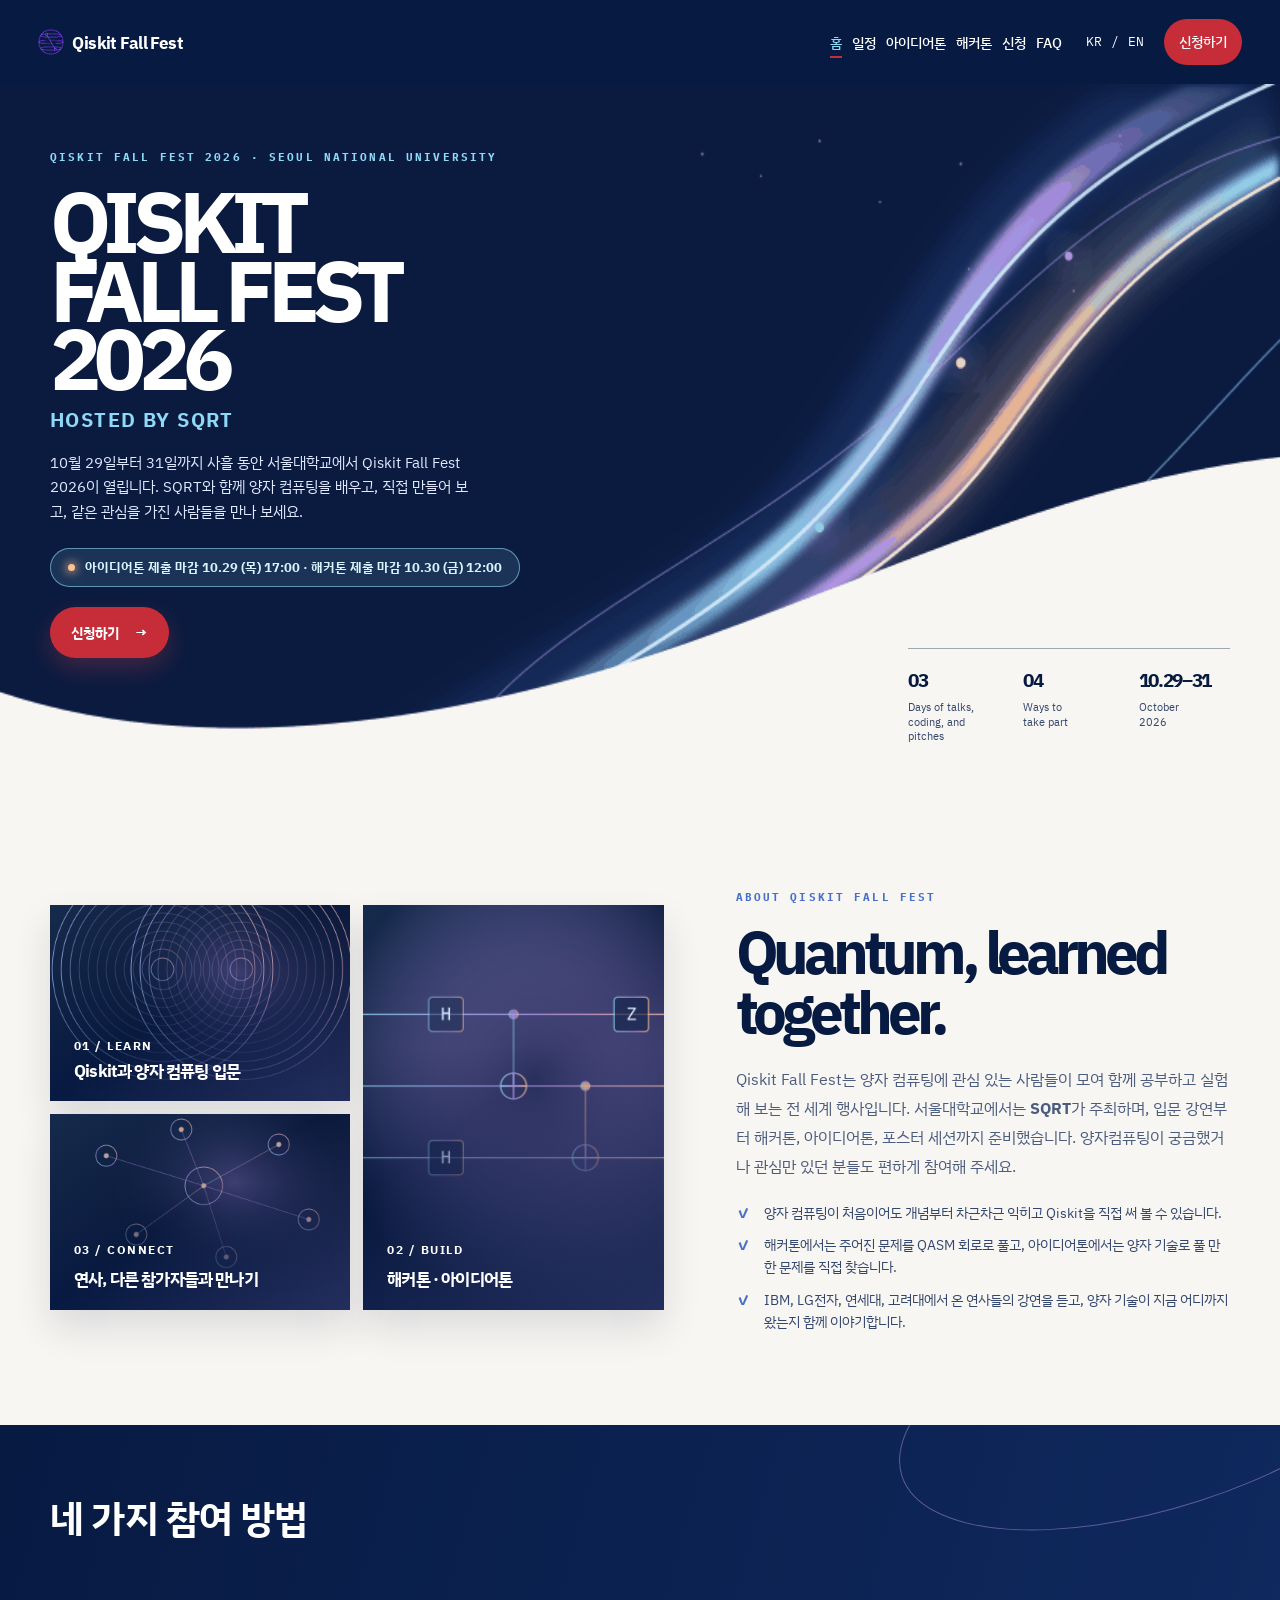
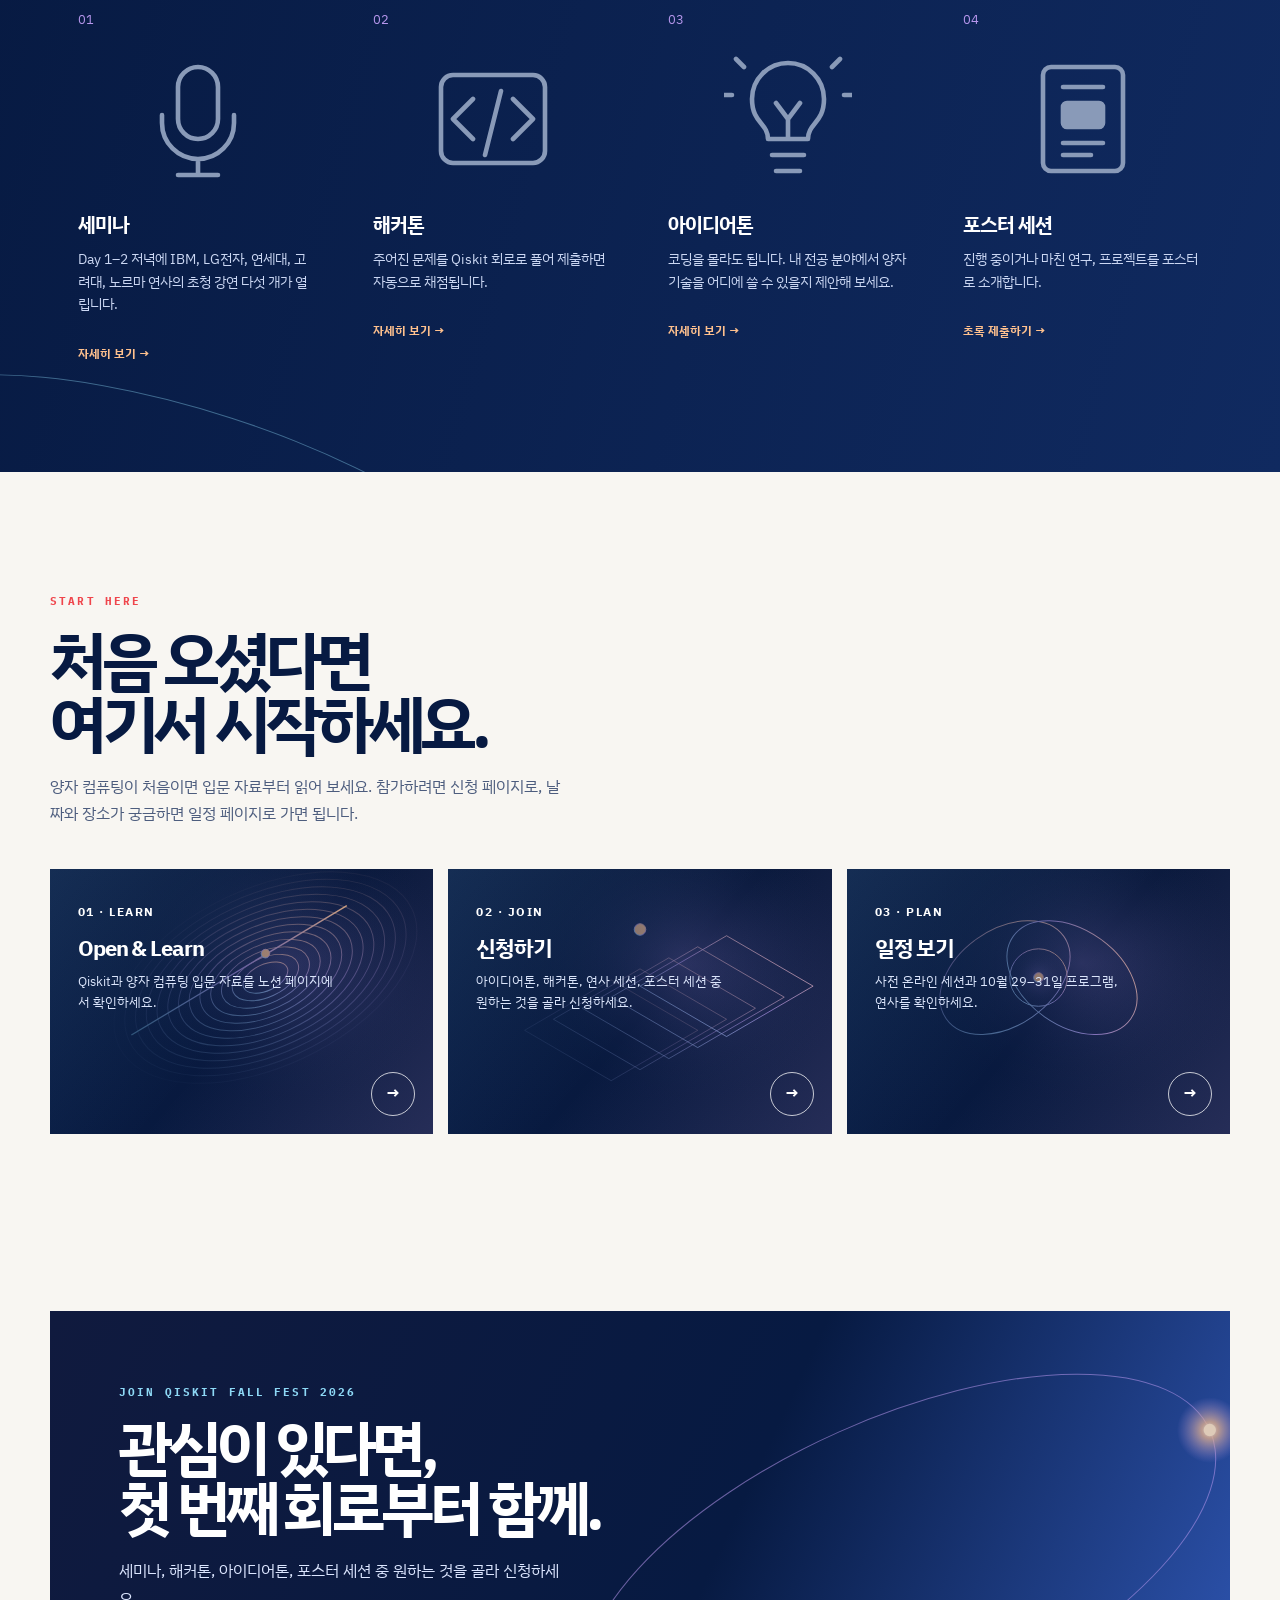
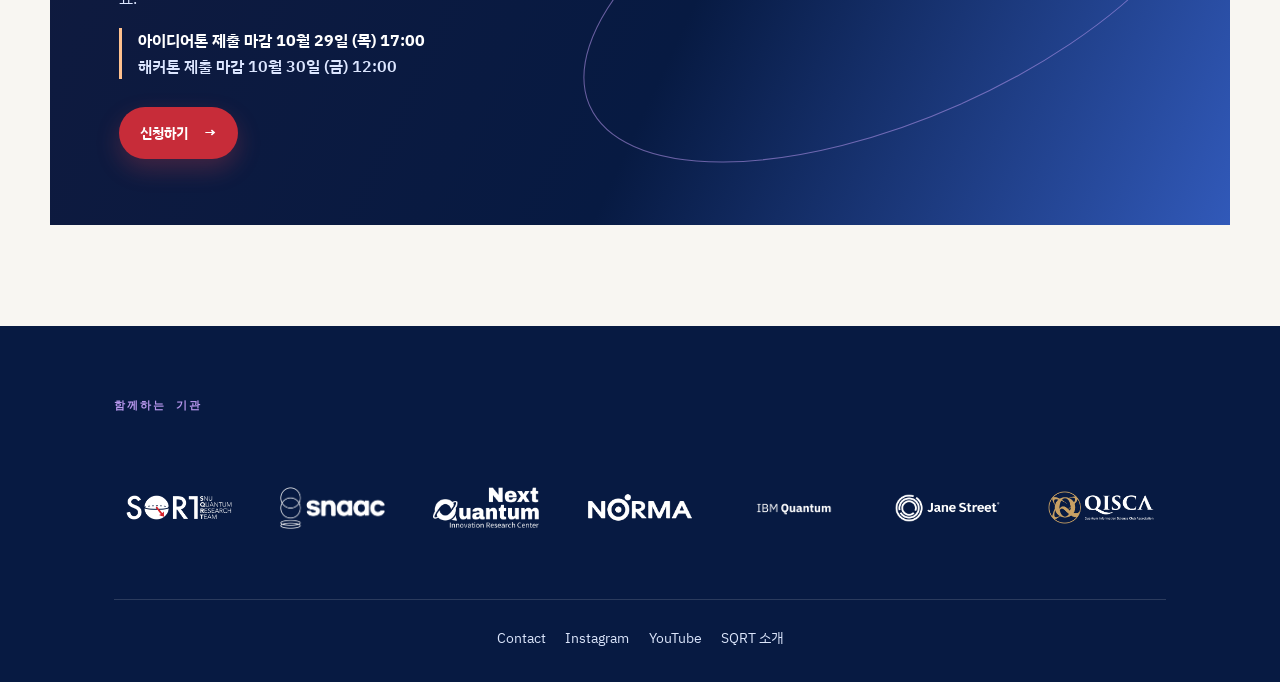
<file: index.html>
<!doctype html>
<html lang="ko" data-lang="kr">
<head>
<meta charset="utf-8" />
<meta name="viewport" content="width=device-width, initial-scale=1" />
<script>(function(){try{var l=localStorage.getItem('qff-lang')||'kr';document.documentElement.setAttribute('data-lang',l);}catch(e){}})();</script>
<title>QFF SNU 2026 · Qiskit Fall Fest at Seoul National University</title>
<meta name="description" content="서울대학교 Qiskit Fall Fest 2026 (2026년 10월 29–31일, SQRT 주관). 양자컴퓨팅 세미나, 해커톤, 아이디어톤, 포스터 세션. SNAAC·NextQuantum·Norma·IBM Quantum·Jane Street·QISCA와 함께합니다.">
<link rel="canonical" href="https://snuquantums.github.io/snu-qff2026/">
<!-- seo:start -->
<meta property="og:type" content="website">
<meta property="og:site_name" content="QFF SNU 2026">
<meta property="og:locale" content="ko_KR">
<meta property="og:locale:alternate" content="en_US">
<meta property="og:title" content="QFF SNU 2026 · Qiskit Fall Fest at Seoul National University">
<meta property="og:description" content="서울대학교 Qiskit Fall Fest 2026 (2026년 10월 29–31일, SQRT 주관). 양자컴퓨팅 세미나, 해커톤, 아이디어톤, 포스터 세션. SNAAC·NextQuantum·Norma·IBM Quantum·Jane Street·QISCA와 함께합니다.">
<meta property="og:url" content="https://snuquantums.github.io/snu-qff2026/">
<meta property="og:image" content="https://snuquantums.github.io/snu-qff2026/assets/og-card.jpg">
<meta property="og:image:width" content="1200">
<meta property="og:image:height" content="630">
<meta property="og:image:alt" content="Qiskit Fall Fest 2026 at Seoul National University, October 29–31, hosted by SQRT">
<meta name="twitter:card" content="summary_large_image">
<meta name="twitter:title" content="QFF SNU 2026 · Qiskit Fall Fest at Seoul National University">
<meta name="twitter:description" content="서울대학교 Qiskit Fall Fest 2026 (2026년 10월 29–31일, SQRT 주관). 양자컴퓨팅 세미나, 해커톤, 아이디어톤, 포스터 세션. SNAAC·NextQuantum·Norma·IBM Quantum·Jane Street·QISCA와 함께합니다.">
<meta name="twitter:image" content="https://snuquantums.github.io/snu-qff2026/assets/og-card.jpg">
<script type="application/ld+json">{"@context":"https://schema.org","@type":"WebSite","name":"QFF SNU 2026","alternateName":["Qiskit Fall Fest 2026 @ SNU","서울대학교 Qiskit Fall Fest 2026"],"url":"https://snuquantums.github.io/snu-qff2026/"}</script>
<script type="application/ld+json">{"@context": "https://schema.org", "@type": "Event", "name": "Qiskit Fall Fest 2026 @ Seoul National University", "alternateName": "서울대학교 Qiskit Fall Fest 2026", "description": "서울대학교 Qiskit Fall Fest 2026 (2026년 10월 29–31일, SQRT 주관). 양자컴퓨팅 세미나, 해커톤, 아이디어톤, 포스터 세션. SNAAC·NextQuantum·Norma·IBM Quantum·Jane Street·QISCA와 함께합니다.", "startDate": "2026-10-29T17:30:00+09:00", "endDate": "2026-10-31T21:00:00+09:00", "eventStatus": "https://schema.org/EventScheduled", "eventAttendanceMode": "https://schema.org/OfflineEventAttendanceMode", "inLanguage": ["ko", "en"], "image": ["https://snuquantums.github.io/snu-qff2026/assets/og-card.jpg"], "url": "https://snuquantums.github.io/snu-qff2026/", "isAccessibleForFree": true, "location": {"@type": "Place", "name": "서울대학교 관악캠퍼스 28동", "address": {"@type": "PostalAddress", "streetAddress": "관악로 1", "addressLocality": "관악구", "addressRegion": "서울특별시", "postalCode": "08826", "addressCountry": "KR"}}, "organizer": {"@type": "Organization", "name": "SQRT (SNU Quantum Research Team)", "url": "https://sites.google.com/view/sqrt-quantum", "email": "snuquantums@gmail.com"}, "sponsor": [{"@type": "Organization", "name": "SNAAC"}, {"@type": "Organization", "name": "NextQuantum"}, {"@type": "Organization", "name": "IBM Quantum"}, {"@type": "Organization", "name": "Jane Street"}, {"@type": "Organization", "name": "QISCA"}], "offers": {"@type": "Offer", "url": "https://snuquantums.github.io/snu-qff2026/register.html", "price": "0", "priceCurrency": "KRW", "availability": "https://schema.org/InStock", "validFrom": "2026-10-16T00:00:00+09:00"}, "subEvent": [{"@type": "Event", "name": "아이디어톤 (Ideathon)", "startDate": "2026-10-16", "endDate": "2026-10-31", "url": "https://snuquantums.github.io/snu-qff2026/ideathon.html", "location": {"@type": "Place", "name": "서울대학교 관악캠퍼스 28동 103호"}}, {"@type": "Event", "name": "해커톤 (Hackathon)", "startDate": "2026-10-22T22:00:00+09:00", "endDate": "2026-10-30T12:00:00+09:00", "url": "https://snuquantums.github.io/snu-qff2026/hackathon.html", "location": {"@type": "Place", "name": "서울대학교 관악캠퍼스 28동 101호"}}]}</script>
<!-- Naver Search Advisor: paste the verification tag here, e.g.
     <meta name="naver-site-verification" content="..."> -->
<!-- seo:end -->

<link rel="preconnect" href="https://fonts.googleapis.com">
<link rel="preconnect" href="https://fonts.gstatic.com" crossorigin>
<link href="https://fonts.googleapis.com/css2?family=IBM+Plex+Sans:wght@400;500;600;700&family=IBM+Plex+Sans+KR:wght@400;500;600;700&family=IBM+Plex+Mono:wght@400;500&display=swap" rel="stylesheet">
<link rel="stylesheet" href="assets/style.css?v=c713e26183e5" />
<link rel="stylesheet" href="assets/reference-design.css?v=a2546452fe24">
<meta name="google-site-verification" content="VUSuBKBmLw0ICxtq2NHfwkCCopKJOEGQCqw4MlZgKZ0" />
</head>
<body class="reference-home">
<header class="site-header">
  <div class="wrap">
    <a href="index.html" class="brand">
      <span class="mark" aria-hidden="true">
        <svg viewBox="0 0 24 24" fill="none" xmlns="http://www.w3.org/2000/svg">
          <circle cx="12" cy="12" r="2.1" style="fill:var(--navy-ink)"/>
          <ellipse cx="12" cy="12" rx="9" ry="3.6" style="stroke:var(--navy-ink)" stroke-width="1.1"/>
          <ellipse cx="12" cy="12" rx="9" ry="3.6" style="stroke:var(--navy-ink)" stroke-width="1.1" transform="rotate(60 12 12)"/>
          <ellipse cx="12" cy="12" rx="9" ry="3.6" style="stroke:var(--navy-ink)" stroke-width="1.1" transform="rotate(120 12 12)"/>
        </svg>
      </span>
      Qiskit Fall Fest <small>@ SNU · SQRT</small>
    </a>
    <nav class="primary-nav">
      <ul>
        <li><a href="index.html" data-nav="index.html"><span data-kr>홈</span><span data-en>Home</span></a></li>
        <li><a href="schedule.html" data-nav="schedule.html"><span data-kr>일정</span><span data-en>Schedule</span></a></li>
        <li><a href="ideathon.html" data-nav="ideathon.html"><span data-kr>아이디어톤</span><span data-en>Ideathon</span></a></li>
        <li><a href="hackathon.html" data-nav="hackathon.html"><span data-kr>해커톤</span><span data-en>Hackathon</span></a></li>
        <li><a href="register.html" data-nav="register.html"><span data-kr>신청</span><span data-en>Register</span></a></li>
        <li><a href="faq.html" data-nav="faq.html">FAQ</a></li>
      </ul>
      <div class="nav-actions">
        <button class="lang-toggle" data-disabled="false" aria-label="Toggle language">KR / EN</button>
        <a href="register.html" class="btn btn-solid"><span data-kr>신청하기</span><span data-en>Register</span></a>
        <button class="menu-btn" aria-label="Menu"><span></span></button>
      </div>
    </nav>
  </div>
</header>
<main><section class="hero reference-hero" id="top">
    <svg class="hero-visual" viewBox="0 0 1440 700" preserveAspectRatio="none" aria-hidden="true">
      <defs>
        <linearGradient id="qff-blue" x1="0%" y1="100%" x2="100%" y2="0%"><stop offset="0%" stop-color="#476FCB" stop-opacity=".1"/><stop offset="36%" stop-color="#8ED9F6"/><stop offset="76%" stop-color="#B797ED"/><stop offset="100%" stop-color="#476FCB" stop-opacity=".1"/></linearGradient>
        <linearGradient id="qff-warm" x1="0%" y1="100%" x2="100%" y2="0%"><stop offset="0%" stop-color="#8ED9F6" stop-opacity=".06"/><stop offset="38%" stop-color="#B797ED"/><stop offset="61%" stop-color="#FFC18E"/><stop offset="100%" stop-color="#8ED9F6"/></linearGradient>
        <radialGradient id="qff-glow"><stop offset="0%" stop-color="#FFF6E9"/><stop offset="18%" stop-color="#FFC18E" stop-opacity=".95"/><stop offset="49%" stop-color="#B797ED" stop-opacity=".42"/><stop offset="100%" stop-color="#476FCB" stop-opacity="0"/></radialGradient>
        <filter id="qff-soft" x="-40%" y="-40%" width="180%" height="180%"><feGaussianBlur stdDeviation="17"/></filter>
        <filter id="qff-bloom" x="-30%" y="-30%" width="160%" height="160%"><feGaussianBlur stdDeviation="5"/></filter>
      </defs>
      <g fill="#FFFFFF" opacity=".5"><circle cx="790" cy="70" r="1.5"/><circle cx="856" cy="92" r="1.2"/><circle cx="922" cy="57" r="1.4"/><circle cx="990" cy="118" r="1.2"/><circle cx="1075" cy="79" r="1.5"/><circle cx="1160" cy="124" r="1.1"/><circle cx="1260" cy="52" r="1.4"/><circle cx="1342" cy="143" r="1.1"/><circle cx="1208" cy="207" r="1.3"/><circle cx="1090" cy="185" r="1.2"/></g>
      <g class="banner-curves">
      <path d="M420 730 C620 575 815 562 958 398 C1083 255 1137 72 1480 -42" fill="none" stroke="#476FCB" stroke-width="92" opacity=".2" filter="url(#qff-soft)"/>
      <path d="M456 723 C653 581 825 549 973 393 C1092 267 1132 87 1462 -31" fill="none" stroke="url(#qff-blue)" stroke-width="31" opacity=".9" filter="url(#qff-bloom)"/>
      <path d="M481 708 C699 569 843 538 984 385 C1086 274 1141 121 1453 -9" fill="none" stroke="#D9F3FF" stroke-width="4" opacity=".86"/>
      <path d="M566 728 C725 599 883 558 1025 429 C1137 327 1190 183 1446 68" fill="none" stroke="url(#qff-warm)" stroke-width="78" opacity=".23" filter="url(#qff-soft)"/>
      <path d="M579 721 C752 602 890 558 1035 432 C1154 328 1190 191 1443 80" fill="none" stroke="url(#qff-warm)" stroke-width="20" opacity=".98" filter="url(#qff-bloom)"/>
      <path d="M590 713 C762 603 909 562 1044 438 C1154 339 1201 202 1440 94" fill="none" stroke="#FFF0D9" stroke-width="3.5" opacity=".9"/>
      <path d="M651 698 C814 584 974 581 1136 490 C1270 415 1362 300 1480 222" fill="none" stroke="#8ED9F6" stroke-width="2" opacity=".56"/>
      <path d="M530 642 C645 506 864 445 1068 278 C1210 162 1304 80 1490 42" fill="none" stroke="#B797ED" stroke-width="1.4" opacity=".62"/>
      <ellipse cx="1075" cy="278" rx="16" ry="16" fill="url(#qff-glow)" filter="url(#qff-soft)"/><circle cx="1075" cy="278" r="5.5" fill="#F7D2AE"/>
      <ellipse cx="1202" cy="177" rx="14" ry="14" fill="url(#qff-glow)" filter="url(#qff-soft)"/><circle cx="1202" cy="177" r="4.5" fill="#B797ED"/>
      <ellipse cx="928" cy="443" rx="18" ry="18" fill="url(#qff-glow)" filter="url(#qff-soft)"/><circle cx="928" cy="443" r="5" fill="#8ED9F6"/>
      </g>
      <path d="M0 608 C250 683 556 629 795 552 C1025 478 1214 396 1440 373 L1440 700 L0 700Z" fill="#F8F6F2"/>
    </svg>

    <div class="shell hero-copy"><p class="eyebrow">Qiskit Fall Fest 2026 · Seoul National University</p><h1>QISKIT<br>FALL FEST<br>2026<span>Hosted by SQRT</span></h1><p class="summary"><span data-kr>10월 29일부터 31일까지 사흘 동안 서울대학교에서 Qiskit Fall Fest 2026이 열립니다. SQRT와 함께 양자 컴퓨팅을 배우고, 직접 만들어 보고, 같은 관심을 가진 사람들을 만나 보세요.</span><span data-en>Qiskit Fall Fest 2026 comes to Seoul National University on October 29–31.<br>Spend three days with SQRT learning quantum computing, building something with it, and meeting people who are into it too.</span></p><p class="reg-open" style="display:inline-flex;align-items:center;gap:10px;margin:0 0 20px;padding:9px 17px;border:1px solid rgba(142,217,246,.6);border-radius:999px;background:rgba(142,217,246,.13);color:#d9f3ff;font-size:.82rem;font-weight:800;line-height:1.45"><span aria-hidden="true" style="width:7px;height:7px;flex:none;border-radius:50%;background:#ffc18e;box-shadow:0 0 10px 2px rgba(255,193,142,.7)"></span><span data-kr>아이디어톤 제출 마감 10.29 (목) 17:00 · 해커톤 제출 마감 10.30 (금) 12:00</span><span data-en>Ideathon deadline Thu, Oct 29, 17:00 · Hackathon deadline Fri, Oct 30, 12:00 KST</span></p><br><a class="pill pill--red" href="register.html"><span data-kr>신청하기</span><span data-en>Register</span> <b>→</b></a></div>
    <div class="shell hero-index"><div><strong>03</strong><span>Days of talks,<br>coding, and pitches</span></div><div><strong>04</strong><span>Ways to<br>take part</span></div><div><strong>10.29–31</strong><span>October<br>2026</span></div></div>
  </section>
    <section class="about" id="about"><div class="shell about-grid">
      <div class="art-collage" aria-label="활동 미리보기"><article class="art-tile art-tile--a"><span class="tile-label"><span class="tile-number">01 / LEARN</span><span data-kr>Qiskit과 양자 컴퓨팅 입문</span><span data-en>Get started with Qiskit</span></span></article><article class="art-tile art-tile--b"><span class="tile-label"><span class="tile-number">02 / BUILD</span><span data-kr>해커톤 · 아이디어톤</span><span data-en>Hackathon · Ideathon</span></span></article><article class="art-tile art-tile--c"><span class="tile-label"><span class="tile-number">03 / CONNECT</span><span data-kr>연사, 다른 참가자들과 만나기</span><span data-en>Meet the speakers and other participants</span></span></article></div>
      <div class="about-copy"><p class="eyebrow">About Qiskit Fall Fest</p><h2>Quantum, learned<br>together.</h2><p><span data-kr>Qiskit Fall Fest는 양자 컴퓨팅에 관심 있는 사람들이 모여 함께 공부하고 실험해 보는 전 세계 행사입니다. 서울대학교에서는 <b>SQRT</b>가 주최하며, 입문 강연부터 해커톤, 아이디어톤, 포스터 세션까지 준비했습니다. 양자컴퓨팅이 궁금했거나 관심만 있던 분들도 편하게 참여해 주세요.</span><span data-en>Qiskit Fall Fest is a worldwide series of events where people interested in quantum computing learn and experiment together. At SNU it's run by <b>SQRT</b>, with intro talks, a hackathon, an ideathon, and a poster session. If you've only been curious so far, this is a good place to actually try it.</span></p><ul class="experience-list"><li><span data-kr>양자 컴퓨팅이 처음이어도 개념부터 차근차근 익히고 Qiskit을 직접 써 볼 수 있습니다.</span><span data-en>New to quantum computing? You'll start with the basics and get hands-on with Qiskit.</span></li><li><span data-kr>해커톤에서는 주어진 문제를 QASM 회로로 풀고, 아이디어톤에서는 양자 기술로 풀 만한 문제를 직접 찾습니다.</span><span data-en>In the hackathon you solve a problem with a QASM circuit. In the ideathon you find a problem worth solving with quantum technology.</span></li><li><span data-kr>IBM, LG전자, 연세대, 고려대에서 온 연사들의 강연을 듣고, 양자 기술이 지금 어디까지 왔는지 함께 이야기합니다.</span><span data-en>Hear from speakers at IBM, LG Electronics, Yonsei, and Korea University about where quantum technology stands today.</span></li></ul></div>
    </div></section>

<section class="program" id="program"><div class="shell"><h2 class="program-heading"><span data-kr>네 가지 참여 방법</span><span data-en>Four ways to take part</span></h2><div class="program-grid"><article class="program-item"><span class="program-number">01</span><span class="program-art icon-art" style="mask-image:url(assets/icons/speakers.svg);-webkit-mask-image:url(assets/icons/speakers.svg)" aria-hidden="true"></span><h3><span data-kr>세미나</span><span data-en>Seminar</span></h3><p><span data-kr>Day 1–2 저녁에 IBM, LG전자, 연세대, 고려대, 노르마 연사의 초청 강연 다섯 개가 열립니다.</span><span data-en>Five invited talks on the Day 1 and Day 2 evenings, from IBM, LG Electronics, Yonsei, Korea University, and Norma.</span></p><a href="schedule.html#day-1"><span data-kr>자세히 보기</span><span data-en>Learn more</span> →</a></article><article class="program-item"><span class="program-number">02</span><span class="program-art icon-art" style="mask-image:url(assets/icons/hackathon.svg);-webkit-mask-image:url(assets/icons/hackathon.svg)" aria-hidden="true"></span><h3><span data-kr>해커톤</span><span data-en>Hackathon</span></h3><p><span data-kr>주어진 문제를 Qiskit 회로로 풀어 제출하면 자동으로 채점됩니다.</span><span data-en>Solve the problem with a Qiskit circuit and submit it. Grading is automatic.</span></p><a href="hackathon.html"><span data-kr>자세히 보기</span><span data-en>Learn more</span> →</a></article><article class="program-item"><span class="program-number">03</span><span class="program-art icon-art" style="mask-image:url(assets/icons/idea.svg);-webkit-mask-image:url(assets/icons/idea.svg)" aria-hidden="true"></span><h3><span data-kr>아이디어톤</span><span data-en>Ideathon</span></h3><p><span data-kr>코딩을 몰라도 됩니다. 내 전공 분야에서 양자 기술을 어디에 쓸 수 있을지 제안해 보세요.</span><span data-en>No coding needed. Pitch how quantum technology could be used in your own field.</span></p><a href="ideathon.html"><span data-kr>자세히 보기</span><span data-en>Learn more</span> →</a></article><article class="program-item"><span class="program-number">04</span><span class="program-art icon-art" style="mask-image:url(assets/icons/posters.svg);-webkit-mask-image:url(assets/icons/posters.svg)" aria-hidden="true"></span><h3><span data-kr>포스터 세션</span><span data-en>Poster Session</span></h3><p><span data-kr>진행 중이거나 마친 연구, 프로젝트를 포스터로 소개합니다.</span><span data-en>Present research or a project you've worked on as a poster.</span></p><a href="register.html#poster"><span data-kr>초록 제출하기</span><span data-en>Submit an abstract</span> →</a></article></div></div></section>    <section class="festival" id="start"><div class="shell">
      <div class="event-head"><div class="event-title"><p class="eyebrow">Start here</p><h2><span data-kr>처음 오셨다면<br>여기서 시작하세요.</span><span data-en>New here?<br>Start with these.</span></h2><p><span data-kr>양자 컴퓨팅이 처음이면 입문 자료부터 읽어 보세요. 참가하려면 신청 페이지로, 날짜와 장소가 궁금하면 일정 페이지로 가면 됩니다.</span><span data-en>If quantum is new to you, read the primer first. To take part, go to Register. For dates and rooms, see the Schedule.</span></p></div></div>
      <div class="event-cards"><a class="event-card event-card--one" href="https://app.notion.com/p/QISKIT-1-3f98a999eff180729aeac6d5452087d5?source=copy_link" target="_blank" rel="noopener"><span class="day-label">01 · LEARN</span><h3>Open &amp; Learn</h3><p><span data-kr>Qiskit과 양자 컴퓨팅 입문 자료를 노션 페이지에서 확인하세요.</span><span data-en>Read the Qiskit and quantum computing primer on our Notion page.</span></p><span class="go" aria-hidden="true">→</span></a><a class="event-card event-card--two" href="register.html"><span class="day-label">02 · JOIN</span><h3><span data-kr>신청하기</span><span data-en>Register</span></h3><p><span data-kr>아이디어톤, 해커톤, 연사 세션, 포스터 세션 중 원하는 것을 골라 신청하세요.</span><span data-en>Pick the Ideathon, Hackathon, speaker sessions, or poster session and sign up.</span></p><span class="go" aria-hidden="true">→</span></a><a class="event-card event-card--three" href="schedule.html"><span class="day-label">03 · PLAN</span><h3><span data-kr>일정 보기</span><span data-en>Schedule</span></h3><p><span data-kr>사전 온라인 세션과 10월 29–31일 프로그램, 연사를 확인하세요.</span><span data-en>See the pre-festival online sessions and the Oct 29–31 program with speakers.</span></p><span class="go" aria-hidden="true">→</span></a></div>
    </div></section>

    <section class="shell"><div class="join" id="register"><svg class="join-orbit" viewBox="0 0 800 500" aria-hidden="true"><defs><radialGradient id="particle-glow"><stop stop-color="#fff4e5"/><stop offset=".25" stop-color="#ffc18e" stop-opacity=".8"/><stop offset="1" stop-color="#b797ed" stop-opacity="0"/></radialGradient></defs><ellipse cx="400" cy="250" rx="330" ry="145" transform="rotate(-24 400 250)" fill="none" stroke="#b797ed" stroke-opacity=".65"/><g class="orbit-particle"><circle r="32" fill="url(#particle-glow)"/><circle r="6" fill="#ffe3bf"/></g></svg><p class="eyebrow">Join Qiskit Fall Fest 2026</p><h2><span data-kr>관심이 있다면,<br>첫 번째 회로부터 함께.</span><span data-en>Bring your curiosity.<br>Find your next step.</span></h2><p><span data-kr>세미나, 해커톤, 아이디어톤, 포스터 세션 중 원하는 것을 골라 신청하세요.</span><span data-en>Pick a seminar, the hackathon, the ideathon, or the poster session, and sign up.</span></p><p style="max-width:460px;margin:-14px 0 28px;padding-left:16px;border-left:3px solid #ffc18e;color:#fff;font-weight:800;line-height:1.6"><span data-kr>아이디어톤 제출 마감 10월 29일 (목) 17:00<br><span style="font-weight:600;color:#dce6ff">해커톤 제출 마감 10월 30일 (금) 12:00</span></span><span data-en>Ideathon deadline Thu, Oct 29, 17:00 KST<br><span style="font-weight:600;color:#dce6ff">Hackathon deadline Fri, Oct 30, 12:00 KST</span></span></p><a class="pill pill--red" href="register.html"><span data-kr>신청하기</span><span data-en>Register</span> <b>→</b></a></div></section>
  </main>
<footer class="site-footer">
  <div class="wrap">
    <div class="partner-section"><p class="eyebrow"><span data-kr>함께하는 기관</span><span data-en>Our partners</span></p><div class="partner-logos">
<a href="https://sites.google.com/view/sqrt-quantum" aria-label="SQRT"><img src="assets/partners/sqrt.png" alt="SQRT" width="800" height="192" loading="lazy"></a>
<a href="https://snaac.co.kr/" aria-label="SNAAC"><img src="assets/partners/snaac.png" alt="SNAAC" loading="lazy"></a>
<a href="https://nextquantum.snu.ac.kr/" aria-label="NextQuantum"><img src="assets/partners/irc.png" alt="NextQuantum" loading="lazy"></a>
<a href="https://www.norma.co.kr/" aria-label="Norma"><img src="assets/partners/norma.png" alt="Norma" loading="lazy"></a>
<a href="https://quantum.ibm.com/" aria-label="IBM Quantum"><img src="assets/partners/ibm-quantum.png" alt="IBM Quantum" loading="lazy"></a>
<a href="https://www.janestreet.com/" aria-label="Jane Street"><img src="assets/partners/jane-street.png" alt="Jane Street" loading="lazy"></a>
<a href="https://qisca.org/" aria-label="QISCA"><img src="assets/partners/qisca.png" alt="QISCA" loading="lazy"></a>
</div></div>
    <div class="footer-links">
      <a href="mailto:snuquantums@gmail.com">Contact</a>
      <a href="https://www.instagram.com/snu_sqrt/?hl=en" target="_blank" rel="noopener">Instagram</a>
      <a href="https://www.youtube.com/@sqrtsnuquantumresearchteam6066">YouTube</a>
      <a href="https://sites.google.com/view/sqrt-quantum"><span data-kr>SQRT 소개</span><span data-en>About SQRT</span></a>
    </div>
  </div>
</footer>
<script src="assets/script.js?v=a6612f676125"></script>
</body>
</html>
</file>
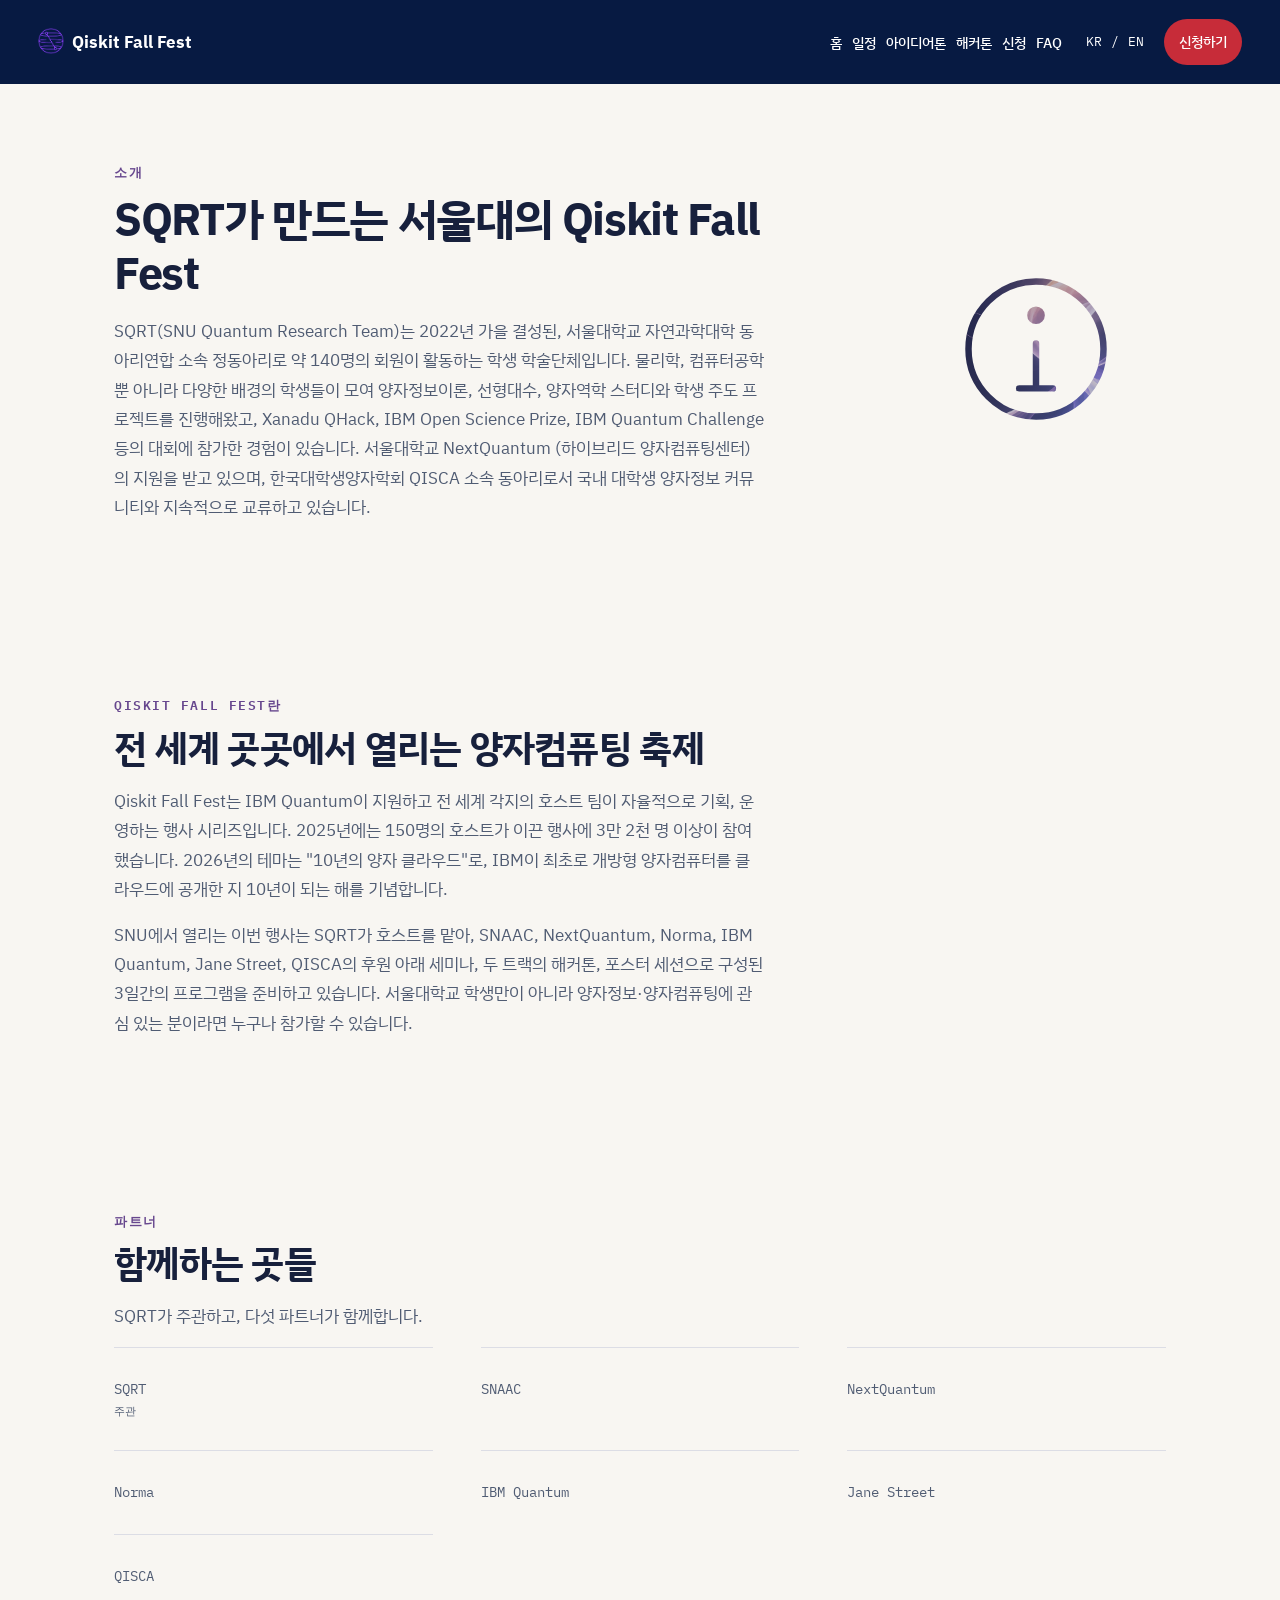
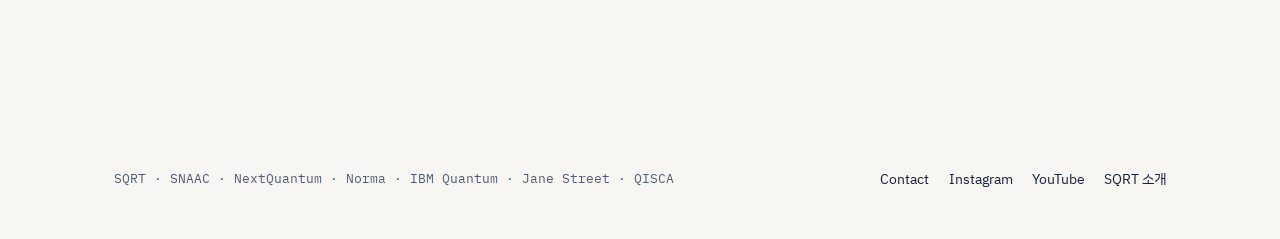
<file: about.html>
<!doctype html>
<html lang="ko" data-lang="kr">
<head>
<meta charset="utf-8" />
<meta name="viewport" content="width=device-width, initial-scale=1" />
<script>(function(){try{var l=localStorage.getItem('qff-lang')||'kr';document.documentElement.setAttribute('data-lang',l);}catch(e){}})();</script>
<title>About SQRT | Qiskit Fall Fest 2026 at SNU</title>
<meta name="description" content="SQRT(SNU Quantum Research Team)와 Qiskit Fall Fest 소개. 서울대학교 양자컴퓨팅 학생 학술단체가 주관하는 2026 행사.">
<link rel="canonical" href="https://snuquantums.github.io/snu-qff2026/about.html">
<!-- seo:start -->
<meta property="og:type" content="website">
<meta property="og:site_name" content="Qiskit Fall Fest 2026 @ SNU">
<meta property="og:locale" content="ko_KR">
<meta property="og:locale:alternate" content="en_US">
<meta property="og:title" content="About SQRT | Qiskit Fall Fest 2026 at SNU">
<meta property="og:description" content="SQRT(SNU Quantum Research Team)와 Qiskit Fall Fest 소개. 서울대학교 양자컴퓨팅 학생 학술단체가 주관하는 2026 행사.">
<meta property="og:url" content="https://snuquantums.github.io/snu-qff2026/about.html">
<meta property="og:image" content="https://snuquantums.github.io/snu-qff2026/assets/og-card.jpg">
<meta property="og:image:width" content="1200">
<meta property="og:image:height" content="630">
<meta property="og:image:alt" content="Qiskit Fall Fest 2026 at Seoul National University, October 29–31, hosted by SQRT">
<meta name="twitter:card" content="summary_large_image">
<meta name="twitter:title" content="About SQRT | Qiskit Fall Fest 2026 at SNU">
<meta name="twitter:description" content="SQRT(SNU Quantum Research Team)와 Qiskit Fall Fest 소개. 서울대학교 양자컴퓨팅 학생 학술단체가 주관하는 2026 행사.">
<meta name="twitter:image" content="https://snuquantums.github.io/snu-qff2026/assets/og-card.jpg">
<!-- seo:end -->
<meta name="robots" content="noindex, follow">

<link rel="preconnect" href="https://fonts.googleapis.com">
<link rel="preconnect" href="https://fonts.gstatic.com" crossorigin>
<link href="https://fonts.googleapis.com/css2?family=IBM+Plex+Sans:wght@400;500;600;700&family=IBM+Plex+Sans+KR:wght@400;500;600;700&family=IBM+Plex+Mono:wght@400;500&display=swap" rel="stylesheet">
<link rel="stylesheet" href="assets/style.css?v=c713e26183e5" />
<link rel="stylesheet" href="assets/reference-design.css?v=a2546452fe24">
</head>
<body>

<header class="site-header">
  <div class="wrap">
    <a href="index.html" class="brand">
      <span class="mark" aria-hidden="true">
        <svg viewBox="0 0 24 24" fill="none" xmlns="http://www.w3.org/2000/svg">
          <circle cx="12" cy="12" r="2.1" style="fill:var(--navy-ink)"/>
          <ellipse cx="12" cy="12" rx="9" ry="3.6" style="stroke:var(--navy-ink)" stroke-width="1.1"/>
          <ellipse cx="12" cy="12" rx="9" ry="3.6" style="stroke:var(--navy-ink)" stroke-width="1.1" transform="rotate(60 12 12)"/>
          <ellipse cx="12" cy="12" rx="9" ry="3.6" style="stroke:var(--navy-ink)" stroke-width="1.1" transform="rotate(120 12 12)"/>
        </svg>
      </span>
      Qiskit Fall Fest <small>@ SNU · SQRT</small>
    </a>
    <nav class="primary-nav">
      <ul>
        <li><a href="index.html" data-nav="index.html"><span data-kr>홈</span><span data-en>Home</span></a></li>
        <li><a href="schedule.html" data-nav="schedule.html"><span data-kr>일정</span><span data-en>Schedule</span></a></li>
        <li><a href="ideathon.html" data-nav="ideathon.html"><span data-kr>아이디어톤</span><span data-en>Ideathon</span></a></li>
        <li><a href="hackathon.html" data-nav="hackathon.html"><span data-kr>해커톤</span><span data-en>Hackathon</span></a></li>
        <li><a href="register.html" data-nav="register.html"><span data-kr>신청</span><span data-en>Register</span></a></li>
        <li><a href="faq.html" data-nav="faq.html">FAQ</a></li>
      </ul>
      <div class="nav-actions">
        <button class="lang-toggle" data-disabled="false" aria-label="Toggle language">KR / EN</button>
        <a href="register.html" class="btn btn-solid"><span data-kr>신청하기</span><span data-en>Register</span></a>
        <button class="menu-btn" aria-label="Menu"><span></span></button>
      </div>
    </nav>
  </div>
</header>



<main>
  <section class="paper-surface">
    <div class="wrap page-intro-layout">
      <span class="page-intro-icon icon-art" style="mask-image:url('assets/icons/about.svg');-webkit-mask-image:url('assets/icons/about.svg')" aria-hidden="true"></span>
      <span class="eyebrow"><span data-kr>소개</span><span data-en>About</span></span>
      <h1 style="font-size:clamp(1.9rem,4vw,2.8rem)">
        <span data-kr>SQRT가 만드는 서울대의 Qiskit Fall Fest</span>
        <span data-en>SNU's Qiskit Fall Fest, built by SQRT</span>
      </h1>
      <p class="lede">
        <span data-kr>SQRT(SNU Quantum Research Team)는 2022년 가을 결성된, 서울대학교 자연과학대학 동아리연합 소속
        정동아리로 약 140명의 회원이 활동하는 학생 학술단체입니다. 물리학, 컴퓨터공학뿐 아니라 다양한 배경의
        학생들이 모여 양자정보이론, 선형대수, 양자역학 스터디와 학생 주도 프로젝트를 진행해왔고, Xanadu QHack,
        IBM Open Science Prize, IBM Quantum Challenge 등의 대회에 참가한 경험이 있습니다. 서울대학교 NextQuantum
        (하이브리드 양자컴퓨팅센터)의 지원을 받고 있으며, 한국대학생양자학회 QISCA 소속 동아리로서 국내 대학생 양자정보
        커뮤니티와 지속적으로 교류하고 있습니다.</span>
        <span data-en>SQRT (SNU Quantum Research Team) is a student academic society under Seoul National
        University's College of Natural Sciences club association, founded in fall 2022, with about 140
        active members. Students from physics and computer science, along with many other backgrounds, run
        study groups on quantum information theory, linear algebra, and quantum mechanics, and take on
        student-led projects. The team has competed in Xanadu QHack, the IBM Open Science Prize, and the
        IBM Quantum Challenge. SQRT is supported by NextQuantum (SNU's Hybrid Quantum Computing Center) and is a
        member club of QISCA, the Korean university quantum society, maintaining ties with the domestic
        student quantum community.</span>
      </p>
    </div>
  </section>

  <section class="alt-surface">
    <div class="wrap">
      <span class="eyebrow"><span data-kr>Qiskit Fall Fest란</span><span data-en>What is Qiskit Fall Fest</span></span>
      <h2>
        <span data-kr>전 세계 곳곳에서 열리는 양자컴퓨팅 축제</span>
        <span data-en>A global quantum computing celebration</span>
      </h2>
      <p class="lede">
        <span data-kr>Qiskit Fall Fest는 IBM Quantum이 지원하고 전 세계 각지의 호스트 팀이 자율적으로 기획, 운영하는
        행사 시리즈입니다. 2025년에는 150명의 호스트가 이끈 행사에 3만 2천 명 이상이 참여했습니다.
        2026년의 테마는 "10년의 양자 클라우드"로, IBM이 최초로 개방형 양자컴퓨터를 클라우드에 공개한 지
        10년이 되는 해를 기념합니다.</span>
        <span data-en>Qiskit Fall Fest is IBM Quantum's global series of events, planned and run
        independently by host teams around the world. In 2025, over 32,000
        participants joined events led by 150 hosts. The 2026 theme, "a decade of quantum on the cloud,"
        marks ten years since IBM first opened a quantum computer to the cloud.</span>
      </p>
      <p class="lede">
        <span data-kr>SNU에서 열리는 이번 행사는 SQRT가 호스트를 맡아, SNAAC, NextQuantum, Norma, IBM Quantum, Jane Street,
        QISCA의 후원 아래 세미나, 두 트랙의 해커톤, 포스터 세션으로 구성된 3일간의 프로그램을
        준비하고 있습니다. 서울대학교 학생만이 아니라 양자정보·양자컴퓨팅에 관심 있는 분이라면
        누구나 참가할 수 있습니다.</span>
        <span data-en>At SNU, SQRT is hosting the event, preparing a 3-day program of a seminar, a two-track
        hackathon, and a poster session, with support from SNAAC, NextQuantum, Norma, IBM Quantum, Jane Street,
        and QISCA. It's open to anyone interested in quantum information or computing,
        not just SNU students.</span>
      </p>
    </div>
  </section>

  <section class="paper-surface">
    <div class="wrap">
      <span class="eyebrow"><span data-kr>파트너</span><span data-en>Partners</span></span>
      <h2><span data-kr>함께하는 곳들</span><span data-en>Who's involved</span></h2>
      <p class="lede" style="margin-bottom: var(--sp-2)">
        <span data-kr>SQRT가 주관하고, 다섯 파트너가 함께합니다.</span>
        <span data-en>Hosted by SQRT, together with five partners.</span>
      </p>
      <div class="bento" style="grid-template-columns:repeat(3,1fr)">
        <div class="card" style="text-align:center;color:var(--ink-soft);font-family:var(--font-mono);font-size:.85rem">SQRT<br><small><span data-kr>주관</span><span data-en>Host</span></small></div>
        <div class="card" style="text-align:center;color:var(--ink-soft);font-family:var(--font-mono);font-size:.85rem">SNAAC</div>
        <div class="card" style="text-align:center;color:var(--ink-soft);font-family:var(--font-mono);font-size:.85rem">NextQuantum</div>
        <div class="card" style="text-align:center;color:var(--ink-soft);font-family:var(--font-mono);font-size:.85rem">Norma</div>
        <div class="card" style="text-align:center;color:var(--ink-soft);font-family:var(--font-mono);font-size:.85rem">IBM Quantum</div>
        <div class="card" style="text-align:center;color:var(--ink-soft);font-family:var(--font-mono);font-size:.85rem">Jane Street</div>
        <div class="card" style="text-align:center;color:var(--ink-soft);font-family:var(--font-mono);font-size:.85rem">QISCA</div>
      </div>
    </div>
  </section>
</main>

<footer class="site-footer">
  <div class="wrap">
    <div class="sponsor-strip"><span>SQRT · SNAAC · NextQuantum · Norma · IBM Quantum · Jane Street · QISCA</span></div>
    <div class="footer-links">
      <a href="mailto:snuquantums@gmail.com">Contact</a>
      <a href="https://www.instagram.com/snu_sqrt/?hl=en" target="_blank" rel="noopener">Instagram</a>
      <a href="https://www.youtube.com/@sqrtsnuquantumresearchteam6066">YouTube</a>
      <a href="https://sites.google.com/view/sqrt-quantum"><span data-kr>SQRT 소개</span><span data-en>About SQRT</span></a>
    </div>
  </div>
</footer>

<script src="assets/script.js?v=a6612f676125"></script>
</body>
</html>
</file>
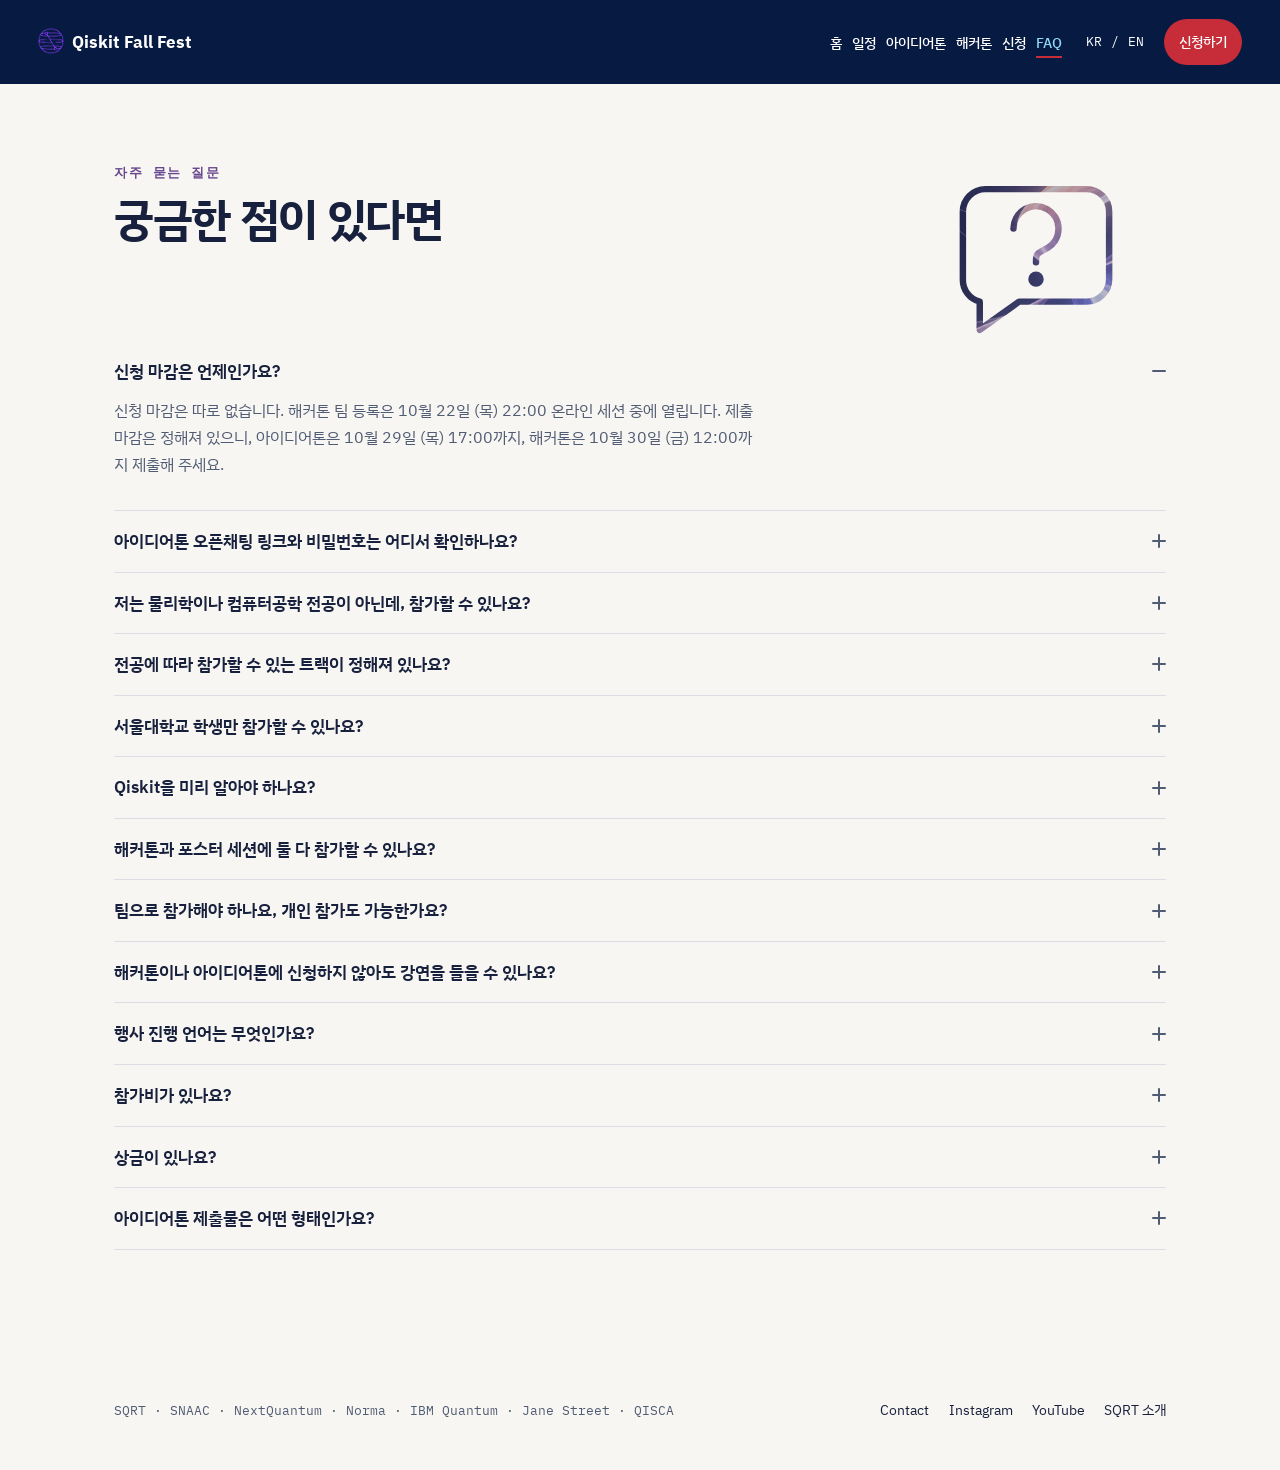
<file: faq.html>
<!doctype html>
<html lang="ko" data-lang="kr">
<head>
<meta charset="utf-8" />
<meta name="viewport" content="width=device-width, initial-scale=1" />
<script>(function(){try{var l=localStorage.getItem('qff-lang')||'kr';document.documentElement.setAttribute('data-lang',l);}catch(e){}})();</script>
<title>FAQ | QFF SNU 2026 · Qiskit Fall Fest</title>
<meta name="description" content="Qiskit Fall Fest 2026 @ SNU 자주 묻는 질문: 참가 자격, 전공 제한, 팀 구성, 참가비, 진행 언어, 오픈채팅 안내.">
<link rel="canonical" href="https://snuquantums.github.io/snu-qff2026/faq.html">
<!-- seo:start -->
<meta property="og:type" content="website">
<meta property="og:site_name" content="Qiskit Fall Fest 2026 @ SNU">
<meta property="og:locale" content="ko_KR">
<meta property="og:locale:alternate" content="en_US">
<meta property="og:title" content="FAQ | QFF SNU 2026 · Qiskit Fall Fest">
<meta property="og:description" content="Qiskit Fall Fest 2026 @ SNU 자주 묻는 질문: 참가 자격, 전공 제한, 팀 구성, 참가비, 진행 언어, 오픈채팅 안내.">
<meta property="og:url" content="https://snuquantums.github.io/snu-qff2026/faq.html">
<meta property="og:image" content="https://snuquantums.github.io/snu-qff2026/assets/og-card.jpg">
<meta property="og:image:width" content="1200">
<meta property="og:image:height" content="630">
<meta property="og:image:alt" content="Qiskit Fall Fest 2026 at Seoul National University, October 29–31, hosted by SQRT">
<meta name="twitter:card" content="summary_large_image">
<meta name="twitter:title" content="FAQ | QFF SNU 2026 · Qiskit Fall Fest">
<meta name="twitter:description" content="Qiskit Fall Fest 2026 @ SNU 자주 묻는 질문: 참가 자격, 전공 제한, 팀 구성, 참가비, 진행 언어, 오픈채팅 안내.">
<meta name="twitter:image" content="https://snuquantums.github.io/snu-qff2026/assets/og-card.jpg">
<!-- seo:end -->

<link rel="preconnect" href="https://fonts.googleapis.com">
<link rel="preconnect" href="https://fonts.gstatic.com" crossorigin>
<link href="https://fonts.googleapis.com/css2?family=IBM+Plex+Sans:wght@400;500;600;700&family=IBM+Plex+Sans+KR:wght@400;500;600;700&family=IBM+Plex+Mono:wght@400;500&display=swap" rel="stylesheet">
<link rel="stylesheet" href="assets/style.css?v=c713e26183e5" />
<link rel="stylesheet" href="assets/reference-design.css?v=a2546452fe24">
</head>
<body>

<header class="site-header">
  <div class="wrap">
    <a href="index.html" class="brand">
      <span class="mark" aria-hidden="true">
        <svg viewBox="0 0 24 24" fill="none" xmlns="http://www.w3.org/2000/svg">
          <circle cx="12" cy="12" r="2.1" style="fill:var(--navy-ink)"/>
          <ellipse cx="12" cy="12" rx="9" ry="3.6" style="stroke:var(--navy-ink)" stroke-width="1.1"/>
          <ellipse cx="12" cy="12" rx="9" ry="3.6" style="stroke:var(--navy-ink)" stroke-width="1.1" transform="rotate(60 12 12)"/>
          <ellipse cx="12" cy="12" rx="9" ry="3.6" style="stroke:var(--navy-ink)" stroke-width="1.1" transform="rotate(120 12 12)"/>
        </svg>
      </span>
      Qiskit Fall Fest <small>@ SNU · SQRT</small>
    </a>
    <nav class="primary-nav">
      <ul>
        <li><a href="index.html" data-nav="index.html"><span data-kr>홈</span><span data-en>Home</span></a></li>
        <li><a href="schedule.html" data-nav="schedule.html"><span data-kr>일정</span><span data-en>Schedule</span></a></li>
        <li><a href="ideathon.html" data-nav="ideathon.html"><span data-kr>아이디어톤</span><span data-en>Ideathon</span></a></li>
        <li><a href="hackathon.html" data-nav="hackathon.html"><span data-kr>해커톤</span><span data-en>Hackathon</span></a></li>
        <li><a href="register.html" data-nav="register.html"><span data-kr>신청</span><span data-en>Register</span></a></li>
        <li><a href="faq.html" data-nav="faq.html">FAQ</a></li>
      </ul>
      <div class="nav-actions">
        <button class="lang-toggle" data-disabled="false" aria-label="Toggle language">KR / EN</button>
        <a href="register.html" class="btn btn-solid"><span data-kr>신청하기</span><span data-en>Register</span></a>
        <button class="menu-btn" aria-label="Menu"><span></span></button>
      </div>
    </nav>
  </div>
</header>



<main>
  <section class="paper-surface">
    <div class="wrap page-intro-layout">
      <span class="page-intro-icon icon-art" style="mask-image:url('assets/icons/faq.svg');-webkit-mask-image:url('assets/icons/faq.svg')" aria-hidden="true"></span>
      <span class="eyebrow"><span data-kr>자주 묻는 질문</span><span data-en>FAQ</span></span>
      <h1 style="font-size:clamp(1.9rem,4vw,2.8rem)">
        <span data-kr>궁금한 점이 있다면</span>
        <span data-en>Have a question?</span>
      </h1>

      <details class="faq-item" open>
        <summary>
          <span data-kr>신청 마감은 언제인가요?</span>
          <span data-en>When does registration close?</span>
          <span class="faq-toggle"></span>
        </summary>
        <p>
          <span data-kr>신청 마감은 따로 없습니다. 해커톤 팀 등록은 10월 22일 (목) 22:00 온라인 세션 중에 열립니다. 제출 마감은 정해져 있으니, 아이디어톤은 10월 29일 (목) 17:00까지, 해커톤은 10월 30일 (금) 12:00까지 제출해 주세요.</span>
          <span data-en>There is no registration deadline. Hackathon team registration opens during the online session on Thu, Oct 22 at 22:00 KST. Submissions do close, though: Ideathon entries by Thu, Oct 29, 17:00 and Hackathon circuits by Fri, Oct 30, 12:00 KST.</span>
        </p>
      </details>

      <details class="faq-item">
        <summary>
          <span data-kr>아이디어톤 오픈채팅 링크와 비밀번호는 어디서 확인하나요?</span>
          <span data-en>Where do I find the Ideathon open-chat link and password?</span>
          <span class="faq-toggle"></span>
        </summary>
        <p>
          <span data-kr>아이디어톤 신청을 마치면 화면에 바로 오픈채팅 링크와 입장 비밀번호가 나옵니다. 같은 내용을 15분 안에 <b>snuquantums@gmail.com</b>에서 신청할 때 적은 이메일로도 보내 드립니다. <b>메일이 보이지 않으면 스팸함(정크 메일함)을 꼭 확인해 주세요.</b> 그래도 없으면 <a href="mailto:snuquantums@gmail.com">snuquantums@gmail.com</a>으로 연락 주세요.</span>
          <span data-en>As soon as you finish registering for the Ideathon, the KakaoTalk open-chat link and password appear on screen. We also email them from <b>snuquantums@gmail.com</b> to the address you entered within 15 minutes. <b>If you can't find the email, please check your spam or junk folder.</b> If it's still not there, write to <a href="mailto:snuquantums@gmail.com">snuquantums@gmail.com</a>.</span>
        </p>
      </details>

      <details class="faq-item">
        <summary>
          <span data-kr>저는 물리학이나 컴퓨터공학 전공이 아닌데, 참가할 수 있나요?</span>
          <span data-en>I'm not a physics or CS major, can I still join?</span>
          <span class="faq-toggle"></span>
        </summary>
        <p>
          <span data-kr>네. 아이디어톤은 코딩이나 물리를 전혀 몰라도 참가할 수 있게 만든 트랙입니다. 경제, 경영, 인문, 디자인 등 전공은 상관없습니다.</span>
          <span data-en>Yes. The Ideathon is built for people with no coding or physics background. Economics, business, humanities, design: any major is welcome.</span>
        </p>
      </details>

      <details class="faq-item">
        <summary>
          <span data-kr>전공에 따라 참가할 수 있는 트랙이 정해져 있나요?</span>
          <span data-en>Is track eligibility limited by major?</span>
          <span class="faq-toggle"></span>
        </summary>
        <p>
          <span data-kr>아니요. 두 트랙 모두 전공과 상관없습니다. 해커톤은 전공보다 코딩이나 Qiskit을 해 봤는지가 중요하고, 아이디어톤은 처음 접하는 분을 위한 트랙입니다. 두 트랙 모두 신청하고 제출할 수도 있습니다.</span>
          <span data-en>No. Neither track depends on your major. For the Hackathon, what matters is some coding or Qiskit experience; the Ideathon is meant for newcomers. You can register for and submit to both if you like.</span>
        </p>
      </details>

      <details class="faq-item">
        <summary>
          <span data-kr>서울대학교 학생만 참가할 수 있나요?</span>
          <span data-en>Is this only open to SNU students?</span>
          <span class="faq-toggle"></span>
        </summary>
        <p>
          <span data-kr>아니요. 양자정보나 양자컴퓨팅에 관심 있는 분이라면 누구나 참가할 수 있습니다.</span>
          <span data-en>No. Anyone interested in quantum information or quantum computing can join.</span>
        </p>
      </details>

      <details class="faq-item">
        <summary>
          <span data-kr>Qiskit을 미리 알아야 하나요?</span>
          <span data-en>Do I need to know Qiskit beforehand?</span>
          <span class="faq-toggle"></span>
        </summary>
        <p>
          <span data-kr>트랙마다 다릅니다. 해커톤은 Qiskit이나 코딩을 해 본 분을 위한 트랙이고, 아이디어톤은 사전 지식이 필요 없습니다.</span>
          <span data-en>It depends on the track. The Hackathon is for people who've used Qiskit or done some coding. The Ideathon needs no prior knowledge.</span>
        </p>
      </details>

      <details class="faq-item">
        <summary>
          <span data-kr>해커톤과 포스터 세션에 둘 다 참가할 수 있나요?</span>
          <span data-en>Can I do both the Hackathon and the Poster Session?</span>
          <span class="faq-toggle"></span>
        </summary>
        <p>
          <span data-kr>네. 포스터 세션은 해커톤, 아이디어톤과 별개로 운영되므로 함께 참가할 수 있습니다. 해커톤과 아이디어톤도 둘 다 참가할 수 있습니다.</span>
          <span data-en>Yes. The Poster Session runs separately from the Hackathon and the Ideathon, so you can combine them. You can also take part in both the Hackathon and the Ideathon.</span>
        </p>
      </details>

      <details class="faq-item">
        <summary>
          <span data-kr>팀으로 참가해야 하나요, 개인 참가도 가능한가요?</span>
          <span data-en>Do I need a team, or can I join solo?</span>
          <span class="faq-toggle"></span>
        </summary>
        <p>
          <span data-kr>아이디어톤은 혼자 또는 최대 4명까지 팀으로 참가할 수 있습니다. 해커톤은 팀 인원 제한이 없습니다.</span>
          <span data-en>For the Ideathon, you can enter solo or as a team of up to 4. The Hackathon has no team-size limit.</span>
        </p>
      </details>

      <details class="faq-item">
        <summary>
          <span data-kr>해커톤이나 아이디어톤에 신청하지 않아도 강연을 들을 수 있나요?</span>
          <span data-en>Can I attend the talks without joining the Hackathon or Ideathon?</span>
          <span class="faq-toggle"></span>
        </summary>
        <p>
          <span data-kr>네. Day 1–2 초청 강연과 사전 온라인 세션은 신청 페이지에서 신청만 하면 누구나 들을 수 있습니다. 신청한 분께는 선착순으로 저녁 식사를 제공합니다.</span>
          <span data-en>Yes. Anyone can attend the Day 1–2 talks and the pre-festival online sessions. Just sign up on the Register page. Dinner is provided to those who sign up, first come, first served.</span>
        </p>
      </details>

      <details class="faq-item">
        <summary>
          <span data-kr>행사 진행 언어는 무엇인가요?</span>
          <span data-en>What language is the event held in?</span>
          <span class="faq-toggle"></span>
        </summary>
        <p>
          <span data-kr>세미나와 아이디어톤은 주로 한국어로 진행합니다. 해커톤 문제 자료는 영어로 제공됩니다.</span>
          <span data-en>The seminar and the Ideathon are mostly in Korean. The Hackathon problem materials are in English.</span>
        </p>
      </details>

      <details class="faq-item">
        <summary>
          <span data-kr>참가비가 있나요?</span>
          <span data-en>Is there a participation fee?</span>
          <span class="faq-toggle"></span>
        </summary>
        <p>
          <span data-kr>무료입니다.</span>
          <span data-en>No. It's free.</span>
        </p>
      </details>

      <details class="faq-item">
        <summary>
          <span data-kr>상금이 있나요?</span>
          <span data-en>Are there prizes?</span>
          <span class="faq-toggle"></span>
        </summary>
        <p>
          <span data-kr>네. 아이디어톤은 1등 100만 원, 2등 50만 원, 3등 30만 원입니다. 해커톤은 1등 ħc × 10<sup>31</sup> 원(약 316,153원), 2등 |e × 10<sup>24</sup>| 원(약 160,218원), 3등 π<sup>10</sup> 원(약 93,648원)입니다.</span>
          <span data-en>Yes. Ideathon: 1st 1,000,000 KRW, 2nd 500,000 KRW, 3rd 300,000 KRW. Hackathon: 1st ħc × 10<sup>31</sup> KRW (about 316,153), 2nd |e × 10<sup>24</sup>| KRW (about 160,218), 3rd π<sup>10</sup> KRW (about 93,648).</span>
        </p>
      </details>

      <details class="faq-item">
        <summary>
          <span data-kr>아이디어톤 제출물은 어떤 형태인가요?</span>
          <span data-en>What does an Ideathon submission look like?</span>
          <span class="faq-toggle"></span>
        </summary>
        <p>
          <span data-kr>IR 피칭 덱과 포스터 린 캔버스, 두 가지를 제출합니다. 템플릿은 <a href="ideathon.html">아이디어톤 페이지</a>에서 내려받을 수 있고, 참고 사례도 거기서 볼 수 있습니다.</span>
          <span data-en>Two things: an IR pitch deck and a poster lean canvas. You can download the templates and read the reference cases on the <a href="ideathon.html">Ideathon page</a>.</span>
        </p>
      </details>
    </div>
  </section>
</main>

<footer class="site-footer">
  <div class="wrap">
    <div class="sponsor-strip"><span>SQRT · SNAAC · NextQuantum · Norma · IBM Quantum · Jane Street · QISCA</span></div>
    <div class="footer-links">
      <a href="mailto:snuquantums@gmail.com">Contact</a>
      <a href="https://www.instagram.com/snu_sqrt/?hl=en" target="_blank" rel="noopener">Instagram</a>
      <a href="https://www.youtube.com/@sqrtsnuquantumresearchteam6066">YouTube</a>
      <a href="https://sites.google.com/view/sqrt-quantum"><span data-kr>SQRT 소개</span><span data-en>About SQRT</span></a>
    </div>
  </div>
</footer>

<script src="assets/script.js?v=a6612f676125"></script>
</body>
</html>
</file>
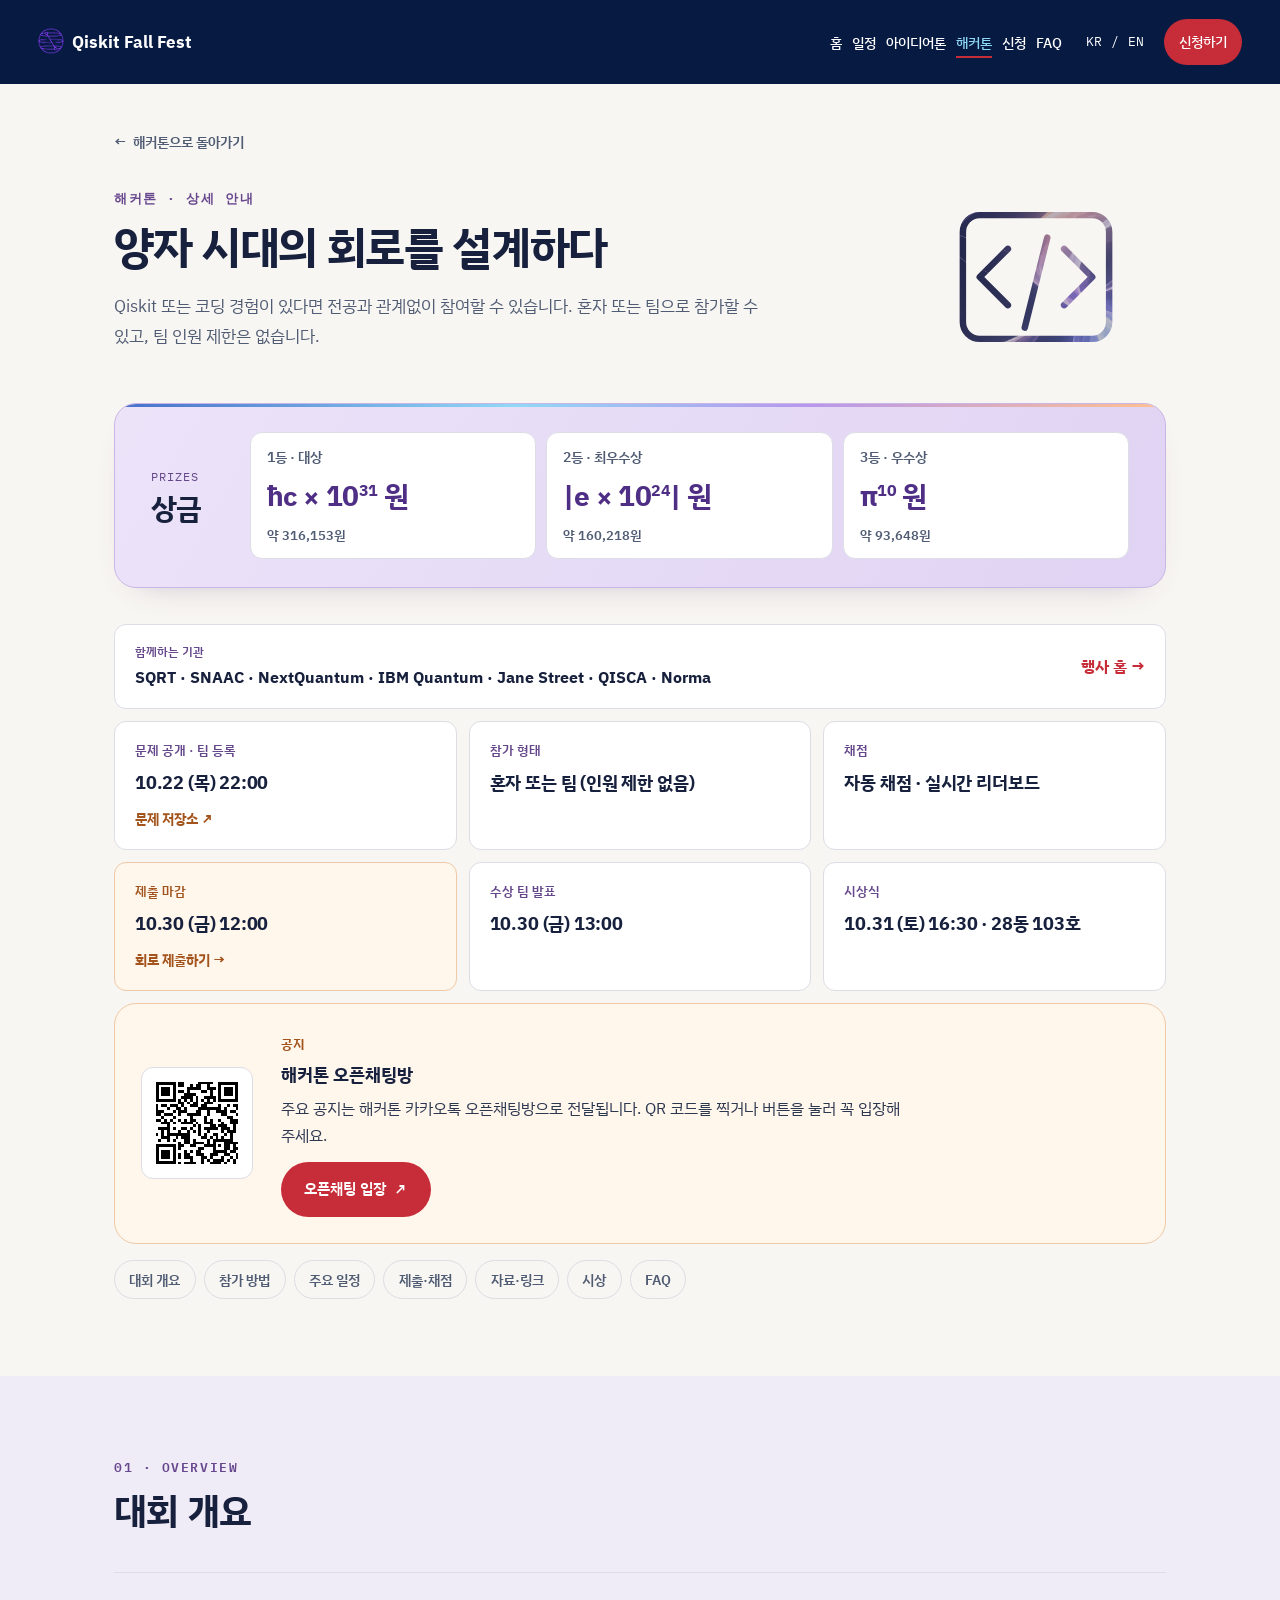
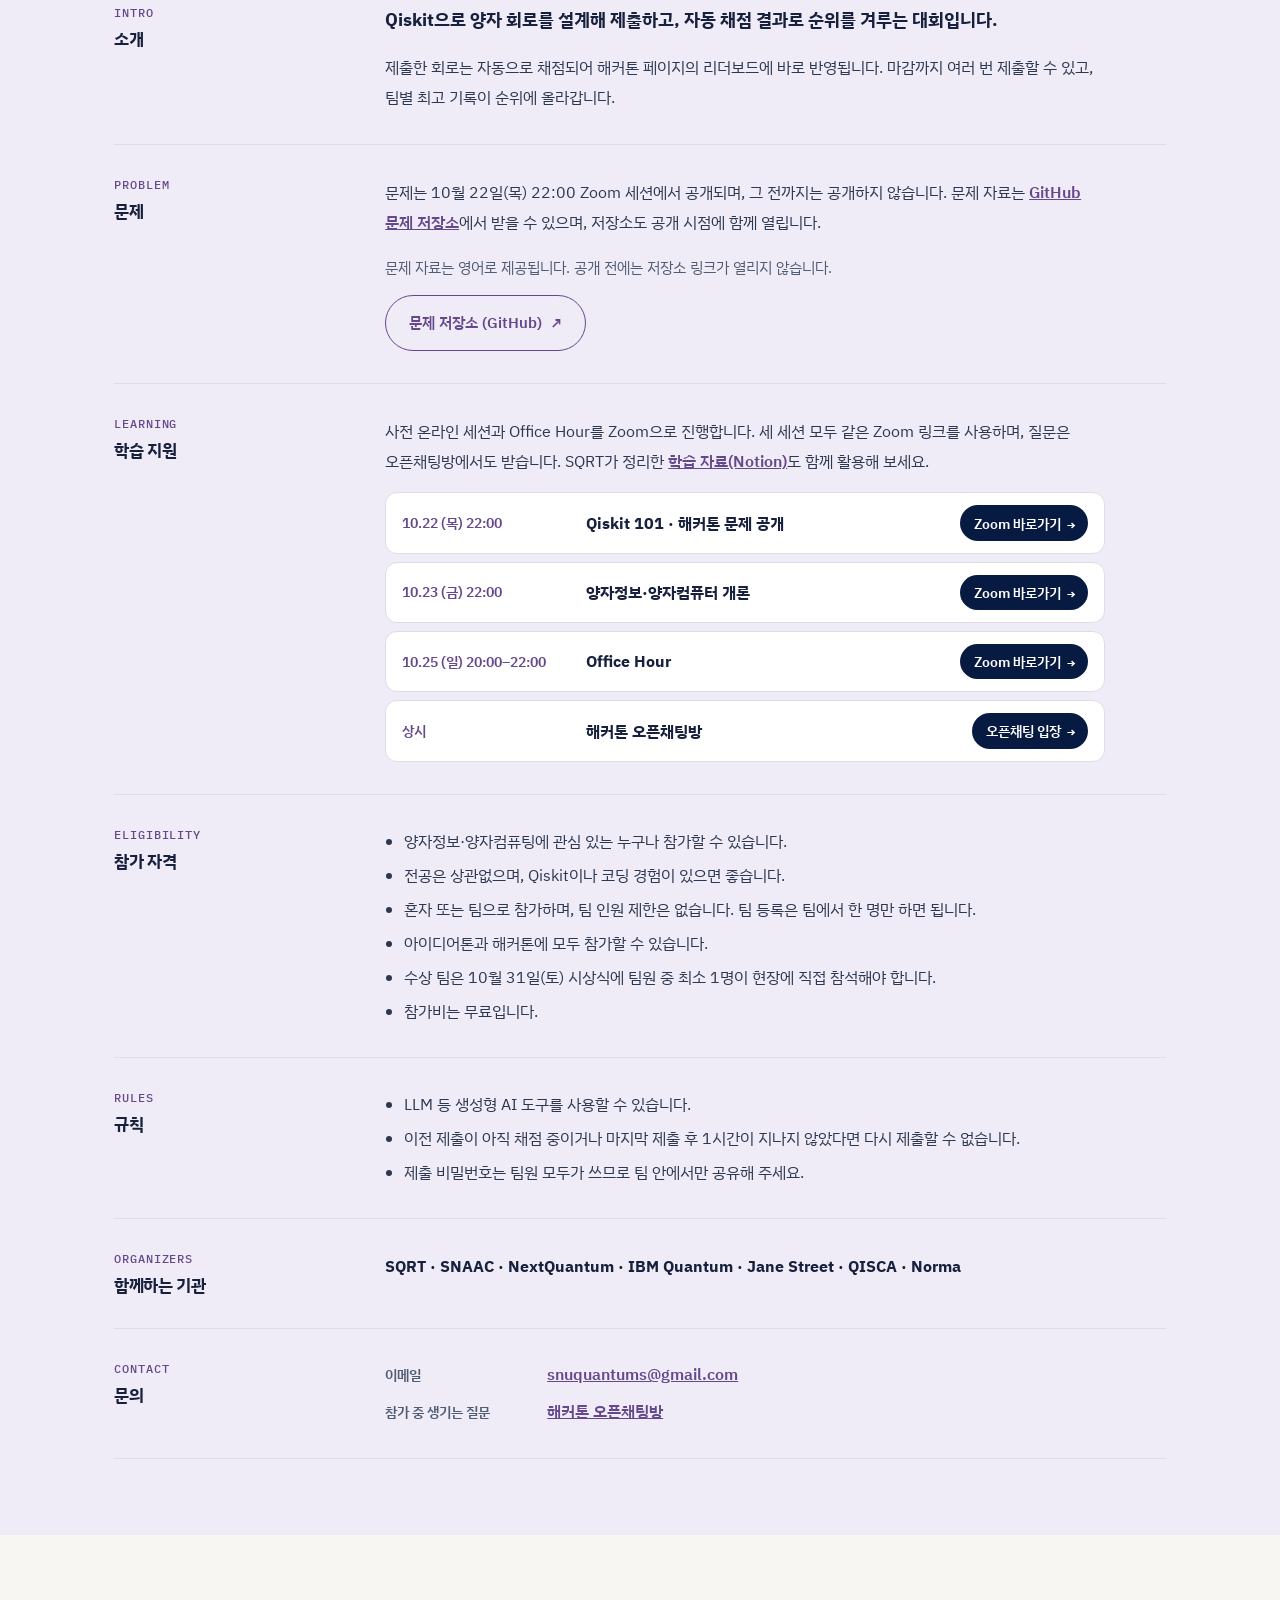
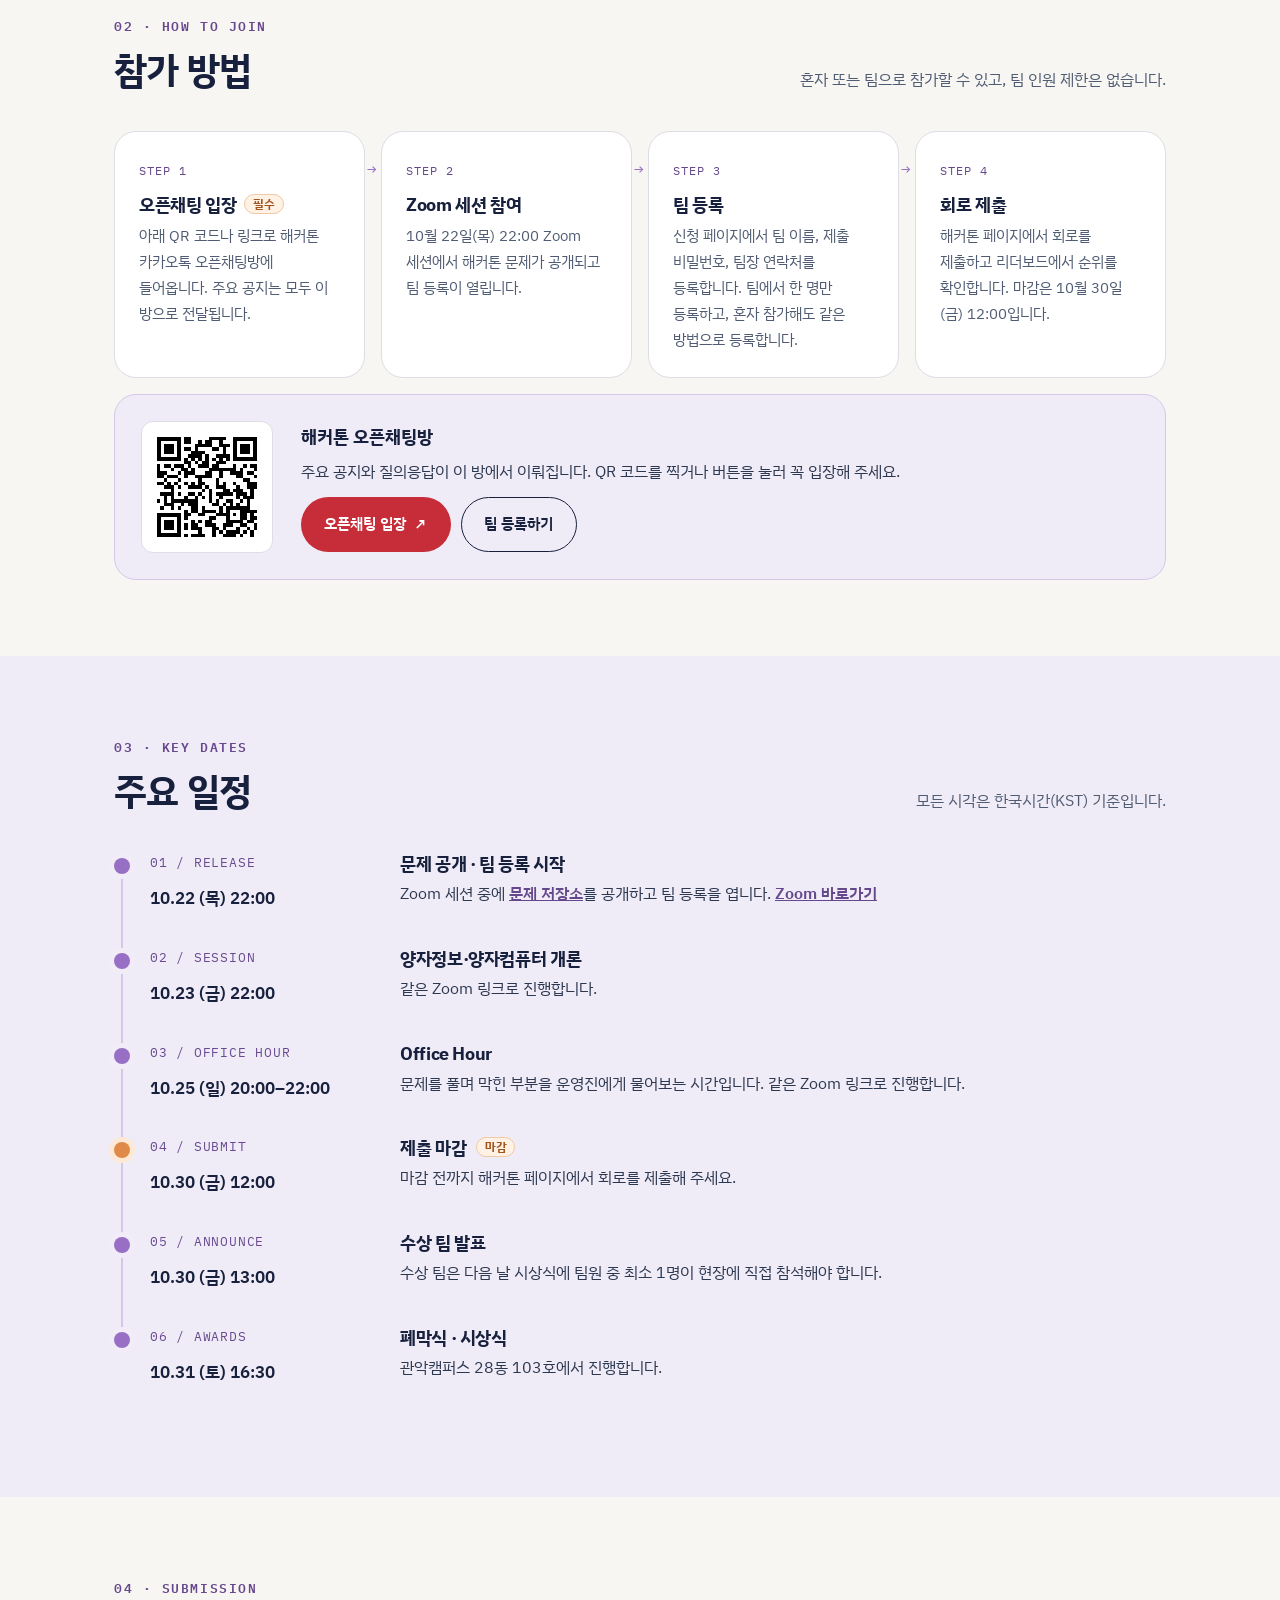
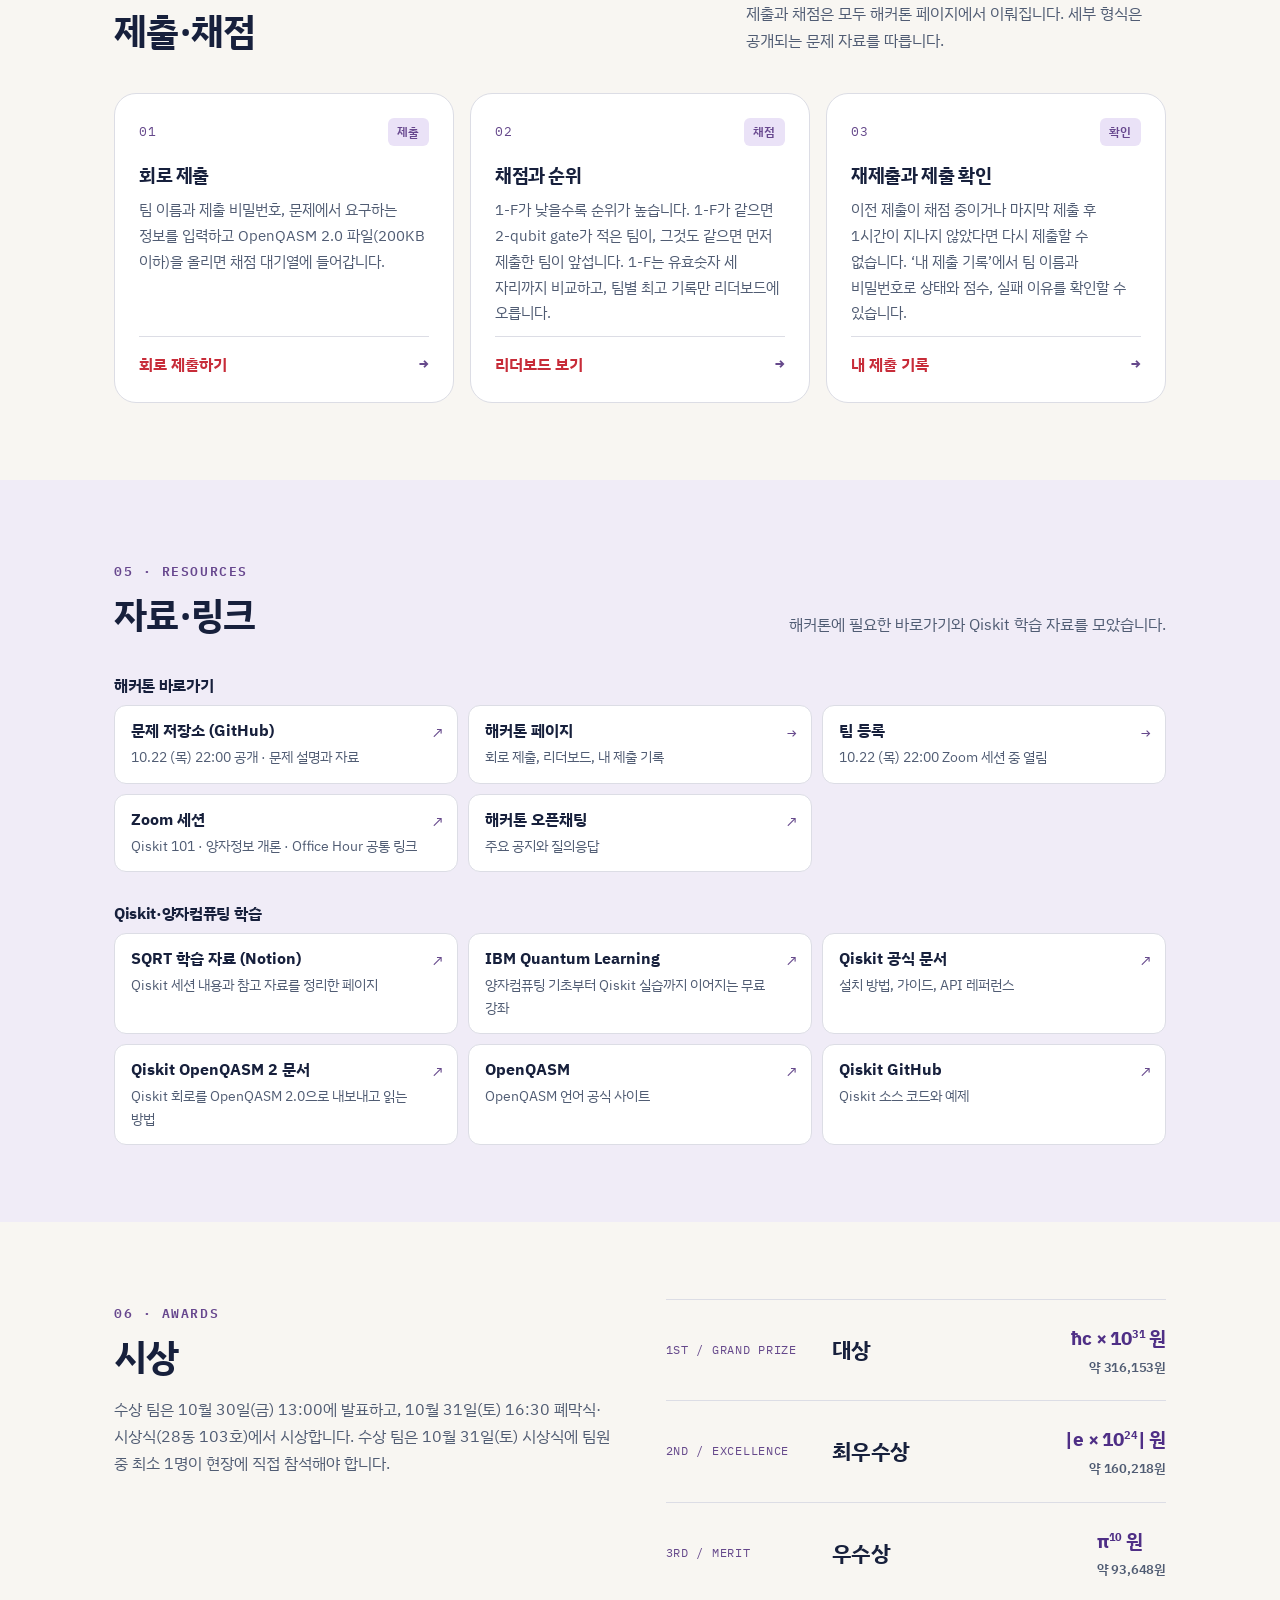
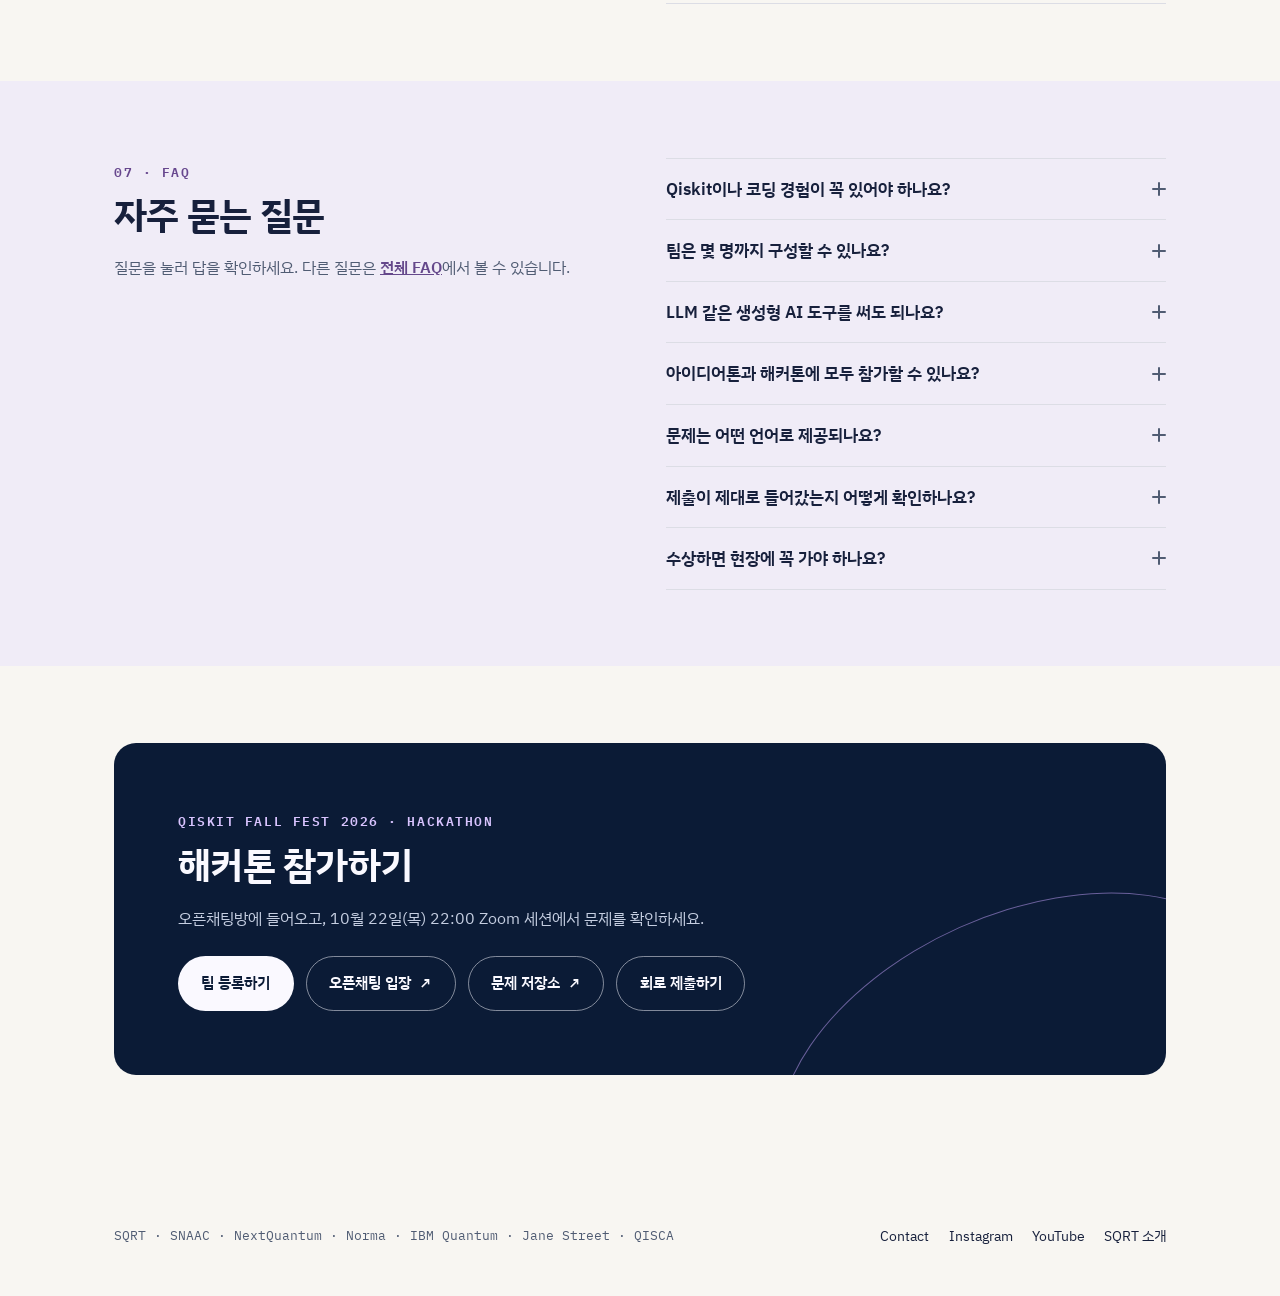
<file: hackathon-detail.html>
<!doctype html>
<html lang="ko" data-lang="kr">
<head>
<meta charset="utf-8" />
<meta name="viewport" content="width=device-width, initial-scale=1" />
<script>(function(){try{var l=localStorage.getItem('qff-lang')||'kr';document.documentElement.setAttribute('data-lang',l);}catch(e){}})();</script>
<title>Hackathon Guide | QFF SNU 2026 · Qiskit Fall Fest</title>
<meta name="description" content="해커톤 상세 안내: 양자 시대의 회로를 설계하다. Qiskit으로 양자 회로를 설계해 자동 채점 리더보드로 겨룹니다. 10월 22일 22:00 문제 공개, 10월 30일 12:00 제출 마감, 10월 31일 시상. 팀 인원 제한 없음. Qiskit Fall Fest 2026 @ SNU.">
<link rel="canonical" href="https://snuquantums.github.io/snu-qff2026/hackathon-detail.html">
<!-- seo:start -->
<meta property="og:type" content="website">
<meta property="og:site_name" content="Qiskit Fall Fest 2026 @ SNU">
<meta property="og:locale" content="ko_KR">
<meta property="og:locale:alternate" content="en_US">
<meta property="og:title" content="Hackathon Guide | QFF SNU 2026">
<meta property="og:description" content="해커톤 상세 안내: 양자 시대의 회로를 설계하다. Qiskit으로 양자 회로를 설계해 자동 채점 리더보드로 겨룹니다. 10월 22일 22:00 문제 공개, 10월 30일 12:00 제출 마감, 10월 31일 시상. 팀 인원 제한 없음. Qiskit Fall Fest 2026 @ SNU.">
<meta property="og:url" content="https://snuquantums.github.io/snu-qff2026/hackathon-detail.html">
<meta property="og:image" content="https://snuquantums.github.io/snu-qff2026/assets/og-card.jpg">
<meta property="og:image:width" content="1200">
<meta property="og:image:height" content="630">
<meta property="og:image:alt" content="Qiskit Fall Fest 2026 at Seoul National University, October 29–31, hosted by SQRT">
<meta name="twitter:card" content="summary_large_image">
<meta name="twitter:title" content="Hackathon Guide | QFF SNU 2026">
<meta name="twitter:description" content="해커톤 상세 안내: 양자 시대의 회로를 설계하다. Qiskit으로 양자 회로를 설계해 자동 채점 리더보드로 겨룹니다. 10월 22일 22:00 문제 공개, 10월 30일 12:00 제출 마감, 10월 31일 시상. 팀 인원 제한 없음. Qiskit Fall Fest 2026 @ SNU.">
<meta name="twitter:image" content="https://snuquantums.github.io/snu-qff2026/assets/og-card.jpg">
<!-- seo:end -->

<link rel="preconnect" href="https://fonts.googleapis.com">
<link rel="preconnect" href="https://fonts.gstatic.com" crossorigin>
<link href="https://fonts.googleapis.com/css2?family=IBM+Plex+Sans:wght@400;500;600;700&family=IBM+Plex+Sans+KR:wght@400;500;600;700&family=IBM+Plex+Mono:wght@400;500&display=swap" rel="stylesheet">
<link rel="stylesheet" href="assets/style.css?v=c713e26183e5" />
<link rel="stylesheet" href="assets/reference-design.css?v=a2546452fe24">
<style>
/* Track guide (Hackathon) — page-scoped styles (idd-*) shared with ideathon-detail.html, built on the site tokens. */
.idd{ --idd-violet:#65488b; --idd-violet-soft:#9770c5; --idd-line:#d5c7e8; --idd-body:#2c3750; --idd-warm:#ffc18e; word-break:keep-all; overflow-wrap:break-word; }
.idd-sec{ background:var(--paper); }
.idd-sec--alt{ background:var(--paper-alt); }

/* -- intro -- */
.idd-back-wrap{ padding-top:clamp(28px,4vw,44px); }
.idd-back{ display:inline-flex; align-items:center; gap:.45rem; font-size:.9rem; font-weight:600; color:var(--ink-soft); text-decoration:none; }
.idd-back:hover{ color:var(--idd-violet); }
.idd-intro{ padding-top:clamp(20px,3vw,32px); }
.idd-facts{ list-style:none; margin:12px 0 0; padding:0; display:grid; grid-template-columns:repeat(3,minmax(0,1fr)); gap:12px; }
.idd-facts li{ padding:18px 20px; background:#fff; border:1px solid var(--paper-line); border-radius:var(--r-md); }
.idd-facts small{ display:block; margin-bottom:6px; font-size:.8rem; font-weight:600; color:var(--idd-violet); }
.idd-facts strong{ font-size:1.15rem; letter-spacing:-.01em; }
.idd-facts .is-key{ border-color:#efc9a6; background:#fff6ec; }
.idd-facts .is-key small{ color:#a3541c; }
.idd-jump{ display:flex; flex-wrap:wrap; gap:8px; margin-top:16px; }
.idd-jump a{ padding:.42rem .9rem; border:1px solid var(--paper-line); border-radius:999px; background:var(--paper); font-size:.88rem; font-weight:600; color:var(--ink-soft); text-decoration:none; transition:border-color .2s ease,color .2s ease; }
.idd-jump a:hover{ border-color:var(--idd-violet-soft); color:var(--idd-violet); }

/* -- prize banner + notice -- */
.idd-prize-banner{ position:relative; overflow:hidden; display:grid; grid-template-columns:auto minmax(0,1fr); align-items:center; gap:clamp(20px,4vw,48px); margin-top:clamp(24px,3vw,36px); padding:clamp(20px,3vw,28px) clamp(22px,3.4vw,36px); border-radius:var(--r-lg); background:linear-gradient(120deg,#ece3f9,#e0d3f3); border:1px solid #c9b6e6; color:var(--ink); box-shadow:0 14px 34px -26px rgba(71,43,108,.45); }
.idd-prize-banner::before{ content:""; position:absolute; left:0; right:0; top:0; height:3px; background:linear-gradient(90deg,#476fcb,#8ed9f6 38%,#b797ed 66%,#ffc18e); }
.idd-prize-label small{ display:block; margin-bottom:6px; font-family:var(--font-mono); font-size:.75rem; letter-spacing:.08em; color:var(--idd-violet); }
.idd-prize-label strong{ display:block; font-size:clamp(1.4rem,2.6vw,1.8rem); line-height:1.1; letter-spacing:-.02em; white-space:nowrap; }
.idd-prize-banner ul{ list-style:none; margin:0; padding:0; display:grid; grid-template-columns:repeat(3,minmax(0,1fr)); gap:10px; }
.idd-prize-banner li{ padding:12px 16px; border:1px solid var(--paper-line); border-radius:var(--r-md); background:#fff; }
.idd-prize-banner li>span{ display:block; margin-bottom:4px; font-size:.85rem; font-weight:600; color:var(--ink-soft); }
.idd-prize-banner b{ font-size:clamp(1.35rem,2.4vw,1.75rem); letter-spacing:-.02em; color:#4f2f86; white-space:nowrap; }
.idd-alert{ display:flex; gap:12px; align-items:flex-start; margin:12px 0 0; padding:12px 16px; border-left:3px solid var(--idd-warm); border-radius:0 var(--r-sm) var(--r-sm) 0; background:#fff6ec; color:var(--idd-body); font-size:.95rem; line-height:1.6; }
.idd-alert b{ flex:none; padding-top:.05em; font-size:.85rem; color:#a3541c; }

/* -- section heads -- */
.idd-head{ display:flex; justify-content:space-between; align-items:flex-end; gap:24px; margin-bottom:clamp(24px,3vw,40px); }
.idd-head h2{ margin:0; font-size:clamp(1.6rem,3vw,2.3rem); line-height:1.25; }
.idd-head>p{ margin:0; max-width:42ch; color:var(--ink-soft); line-height:1.7; }
.idd-two{ display:grid; grid-template-columns:minmax(0,1fr) minmax(0,1fr); gap:clamp(24px,4vw,56px); align-items:start; }
.idd-text p{ margin:0 0 1em; color:var(--idd-body); font-size:1.02rem; line-height:1.85; }

/* -- about -- */
.idd-tags{ display:flex; flex-wrap:wrap; gap:8px; margin-top:4px; }
.idd-tags>span{ padding:.3rem .7rem; border-radius:var(--r-sm); background:#fff; border:1px solid var(--paper-line); font-size:.85rem; font-weight:600; color:var(--ink); }
.idd-flow{ list-style:none; margin:0; padding:0; display:grid; grid-template-columns:repeat(2,minmax(0,1fr)); gap:10px; }
.idd-flow li{ padding:18px 20px; background:#fff; border:1px solid var(--paper-line); border-radius:var(--r-md); font-weight:700; line-height:1.4; }
.idd-flow-num{ display:block; margin-bottom:8px; font-family:var(--font-mono); font-size:.75rem; font-weight:500; letter-spacing:.06em; color:var(--idd-violet); }
.idd-flow-label{ display:block; margin-bottom:10px; font-size:.85rem; font-weight:600; color:var(--ink-soft); }
/* -- overview rows (label left, content right) -- */
.idd-row{ display:grid; grid-template-columns:220px minmax(0,1fr); gap:clamp(20px,4vw,56px); padding:clamp(22px,3vw,32px) 0; border-top:1px solid var(--paper-line); }
.idd-row:last-child{ border-bottom:1px solid var(--paper-line); }
.idd-label{ margin:0; display:flex; flex-direction:column; gap:6px; font-size:1.05rem; line-height:1.4; }
.idd-label small{ font-family:var(--font-mono); font-size:.72rem; font-weight:500; letter-spacing:.08em; color:var(--idd-violet); }
.idd-row .idd-text{ max-width:72ch; }
.idd-row .idd-text>p:last-child{ margin-bottom:0; }
.idd-topic{ margin:0 0 18px!important; font-size:clamp(1.08rem,2vw,1.28rem)!important; font-weight:700; line-height:1.55!important; color:var(--ink)!important; }
.idd-text p.idd-lead{ font-size:1.12rem; font-weight:700; line-height:1.6; color:var(--ink); }
.idd-text p.idd-note{ margin-top:14px; font-size:.92rem; color:var(--ink-soft); }
.idd-text a{ color:var(--idd-violet); font-weight:600; }
.idd-sessions{ list-style:none; margin:14px 0 0; padding:0; display:grid; gap:8px; }
.idd-sessions li{ display:grid; grid-template-columns:170px minmax(0,1fr) auto; align-items:center; gap:14px; padding:12px 16px; background:#fff; border:1px solid var(--paper-line); border-radius:var(--r-md); }
.idd-ses-date{ font-size:.88rem; font-weight:600; color:var(--idd-violet); }
.idd-sessions strong{ font-size:.98rem; }
.idd-ses-btn{ display:inline-flex; align-items:center; gap:6px; padding:.38rem .85rem; border-radius:999px; background:var(--navy); color:#fff!important; font-size:.85rem; font-weight:700; text-decoration:none; white-space:nowrap; }
.idd-ses-btn::after{ content:"→"; font-family:var(--font-mono); }
.idd-ses-btn[aria-disabled="true"]{ background:transparent; border:1px dashed var(--ink-soft); color:var(--ink-soft)!important; font-weight:600; cursor:default; }
.idd-ses-btn[aria-disabled="true"]::after{ content:none; }
.idd-list{ margin:0; padding-left:1.15em; display:grid; gap:6px; color:var(--idd-body); line-height:1.75; }
.idd-dl{ margin:0; display:grid; gap:10px; }
.idd-dl div{ display:grid; grid-template-columns:150px 1fr; gap:12px; align-items:baseline; }
.idd-dl dt{ font-size:.88rem; font-weight:600; color:var(--ink-soft); }
.idd-dl dd{ margin:0; font-weight:600; color:var(--ink); }
.idd-text p.idd-orgs{ font-weight:700; color:var(--ink); }

/* -- host line above the summary cards -- */
.idd-org{ display:flex; flex-wrap:wrap; justify-content:space-between; align-items:center; gap:12px 24px; margin-top:clamp(24px,3vw,36px); padding:16px 20px; background:#fff; border:1px solid var(--paper-line); border-radius:var(--r-md); }
.idd-org dl{ margin:0; display:flex; flex-wrap:wrap; gap:10px 36px; }
.idd-org dt{ font-size:.78rem; font-weight:600; color:var(--idd-violet); }
.idd-org dd{ margin:2px 0 0; font-weight:700; color:var(--ink); }
.idd-org>a{ font-weight:700; color:var(--accent); text-decoration:none; white-space:nowrap; }

/* -- how to join -- */
.idd-join{ list-style:none; margin:0; padding:0; display:grid; grid-template-columns:repeat(4,minmax(0,1fr)); gap:16px; }
.idd-join li{ position:relative; padding:24px; background:#fff; border:1px solid var(--paper-line); border-radius:var(--r-lg); }
.idd-join li:not(:last-child)::after{ content:"→"; position:absolute; top:24px; right:-13px; z-index:1; font-family:var(--font-mono); color:var(--idd-violet-soft); }
.idd-join-num{ font-family:var(--font-mono); font-size:.75rem; letter-spacing:.08em; color:var(--idd-violet); }
.idd-join h3{ display:flex; flex-wrap:wrap; align-items:center; gap:8px; margin:10px 0 8px; font-size:1.15rem; }
.idd-join p{ margin:0; color:var(--ink-soft); font-size:.95rem; line-height:1.7; }
.idd-solo{ margin-top:16px; display:flex; justify-content:space-between; align-items:center; gap:24px; padding:clamp(20px,2.6vw,28px); background:var(--paper-alt); border:1px solid var(--idd-line); border-radius:var(--r-lg); }
.idd-solo strong{ font-size:1.12rem; }
.idd-solo p{ margin:6px 0 0; max-width:70ch; color:var(--idd-body); line-height:1.75; }
.idd-solo-actions{ flex:none; display:flex; flex-wrap:wrap; gap:10px; }

/* -- dates (uses the shared .event-timeline) -- */
.idd .event-timeline{ margin:0; }
.idd .event-timeline__step{ padding-bottom:34px; }
.idd .event-timeline__date strong{ font-size:1.05rem; font-weight:600; }
.idd .event-timeline__body h3{ display:flex; flex-wrap:wrap; align-items:center; gap:10px; margin:0 0 6px; font-size:1.15rem; }
.idd .event-timeline__body p{ margin:0; color:var(--idd-body); line-height:1.7; }
.idd .event-timeline__body a,.idd-after-timeline a{ color:var(--idd-violet); font-weight:600; }
.idd-after-timeline{ margin:4px 0 0; padding-top:18px; border-top:1px solid var(--paper-line); color:var(--ink-soft); font-size:.95rem; }
.idd .event-timeline__step.is-key::after{ background:#e08a4a; box-shadow:0 0 0 5px #fde9d6; }
.idd-badge{ padding:.12rem .5rem; border-radius:999px; background:#fff1e3; border:1px solid #efc9a6; font-size:.75rem; font-weight:700; color:#a3541c; }
.idd-more{ margin-top:8px; border-top:1px solid var(--paper-line); }
.idd-more p{ color:var(--idd-body); line-height:1.8; max-width:80ch; }
.idd-more a{ color:var(--idd-violet); font-weight:600; }

/* -- prepare & submit -- */
.idd-cards{ display:grid; grid-template-columns:repeat(3,minmax(0,1fr)); gap:16px; }
.idd-card{ display:flex; flex-direction:column; gap:10px; padding:24px; background:#fff; border:1px solid var(--paper-line); border-radius:var(--r-lg); }
.idd-card--opt{ background:transparent; border-style:dashed; border-color:var(--idd-violet-soft); }
.idd-card-top{ display:flex; justify-content:space-between; align-items:center; gap:12px; }
.idd-card-num{ font-family:var(--font-mono); font-size:.8rem; letter-spacing:.06em; color:var(--idd-violet); }
.idd-chip{ padding:.22rem .6rem; border-radius:var(--r-sm); background:var(--accent-tint); font-size:.78rem; font-weight:600; color:var(--accent-strong); }
.idd-card--opt .idd-chip{ background:#fff; }
.idd-card h3{ margin:8px 0 0; font-size:1.2rem; }
.idd-card p{ margin:0; color:var(--ink-soft); font-size:.95rem; line-height:1.7; }
.idd-card-link{ margin-top:auto; padding-top:14px; border-top:1px solid var(--paper-line); display:flex; justify-content:space-between; align-items:center; gap:12px; font-weight:700; color:var(--accent); text-decoration:none; }
.idd-card-link:hover{ color:var(--idd-violet); }
.idd-card-link::after{ content:"↓"; font-family:var(--font-mono); color:var(--idd-violet); }
.idd-card-link.is-page::after{ content:"→"; }
.idd-submit{ margin-top:16px; padding:clamp(24px,3vw,36px); background:#fff; border:1px solid var(--paper-line); border-radius:var(--r-lg); display:grid; grid-template-columns:minmax(0,1fr) minmax(0,1fr); gap:24px clamp(24px,4vw,56px); }
.idd-submit h3{ margin:0 0 10px; font-size:1.35rem; }
.idd-submit p{ margin:0; color:var(--idd-body); line-height:1.8; }
.idd-steps{ list-style:none; margin:0; padding:0; display:grid; gap:12px; align-content:center; counter-reset:idd-step; }
.idd-steps li{ counter-increment:idd-step; display:flex; align-items:center; gap:12px; font-weight:600; line-height:1.5; }
.idd-steps li::before{ content:counter(idd-step); flex:none; display:grid; place-items:center; width:28px; height:28px; border-radius:50%; background:var(--navy); color:#fff; font-family:var(--font-mono); font-size:.8rem; }
.idd-submit-cta{ grid-column:1/-1; display:flex; flex-wrap:wrap; align-items:center; gap:12px 18px; padding:14px 16px; border-radius:var(--r-md); background:var(--paper-alt); }
.idd-submit-cta>span{ color:var(--ink-soft); font-size:.92rem; }
.idd-steps a{ color:var(--idd-violet); }
.idd-fact-link{ display:block; width:fit-content; margin-top:8px; font-size:.88rem; font-weight:700; color:#a3541c; text-decoration:none; }
.idd-fact-link::after{ content:" ↗"; }
.idd-fact-link:hover{ text-decoration:underline; }

/* -- resources -- */
.idd-res-group+.idd-res-group{ margin-top:clamp(22px,2.8vw,32px); }
.idd-res-title{ margin:0 0 10px; font-size:1rem; }
.idd-res{ list-style:none; margin:0; padding:0; display:grid; grid-template-columns:repeat(3,minmax(0,1fr)); gap:10px; }
.idd-res a{ position:relative; display:flex; flex-direction:column; gap:4px; height:100%; padding:14px 40px 14px 16px; background:#fff; border:1px solid var(--paper-line); border-radius:var(--r-md); color:var(--ink); text-decoration:none; transition:border-color .2s ease,background-color .2s ease; }
.idd-res a:hover{ border-color:var(--idd-violet-soft); background:#faf7ff; }
.idd-res a::after{ content:"↗"; position:absolute; top:14px; right:14px; font-family:var(--font-mono); color:var(--idd-violet); }
.idd-res a[download]::after{ content:"↓"; }
.idd-res a[href="ideathon-cases.html"]::after{ content:"→"; }
.idd-res strong{ font-size:.98rem; line-height:1.4; }
.idd-res a>span{ font-size:.88rem; line-height:1.6; color:var(--ink-soft); }

/* -- awards -- */
.idd-awards{ list-style:none; margin:0; padding:0; border-top:1px solid var(--paper-line); }
.idd-awards li{ display:grid; grid-template-columns:150px 1fr auto; align-items:center; gap:16px; padding:22px 0; border-bottom:1px solid var(--paper-line); }
.idd-awards li>span{ font-family:var(--font-mono); font-size:.75rem; letter-spacing:.06em; color:var(--idd-violet); }
.idd-awards strong{ font-size:1.35rem; letter-spacing:-.02em; }
.idd-prize{ font-size:1.2rem; font-weight:700; letter-spacing:-.01em; color:#4f2f86; white-space:nowrap; }

/* -- faq (uses the shared details.faq-item) -- */
.idd-faq-side p{ color:var(--ink-soft); line-height:1.7; }
.idd-faq-side a{ color:var(--idd-violet); font-weight:600; }
.idd .faq-list{ border-top:1px solid var(--paper-line); }
.idd details.faq-item p{ color:var(--idd-body); line-height:1.8; max-width:none; }

/* -- closing -- */
.idd-closing{ position:relative; overflow:hidden; padding:clamp(32px,5vw,64px); border-radius:var(--r-lg); background:#0b1b36; color:#faf9ff; }
.idd-closing::before{ content:""; position:absolute; right:-120px; bottom:-160px; width:520px; height:320px; border:1px solid rgba(183,151,237,.55); border-radius:50%; transform:rotate(-24deg); pointer-events:none; }
.idd-closing .eyebrow{ color:#d9c4ff; }
.idd-closing h2{ position:relative; max-width:22ch; line-height:1.25; }
.idd-closing p{ position:relative; max-width:56ch; color:#c5cee1; line-height:1.75; }
.idd-actions{ position:relative; display:flex; flex-wrap:wrap; gap:12px; margin-top:var(--sp-3); }
.idd-closing .btn-solid{ background:#faf9ff; color:#0b1b36; }
.idd-closing .btn-outline{ color:#faf9ff; border-color:rgba(250,249,255,.5); }
.idd-closing .btn-outline:hover{ background:rgba(255,255,255,.08); }

@media(max-width:900px){
 .idd-head{ flex-direction:column; align-items:flex-start; }
 .idd-two,.idd-submit{ grid-template-columns:1fr; }
 .idd-cards,.idd-join,.idd-res{ grid-template-columns:1fr 1fr; }
 .idd-card--opt{ grid-column:1/-1; }
 .idd-join li::after{ display:none; }
 .idd-row{ grid-template-columns:1fr; gap:10px; }
 .idd-label{ flex-direction:row; align-items:baseline; gap:10px; }
 .idd-solo{ flex-direction:column; align-items:flex-start; }
}
@media(max-width:600px){
 .idd-cards,.idd-join,.idd-res{ grid-template-columns:1fr; }
 .idd-prize-banner,.idd-prize-banner ul{ grid-template-columns:1fr; }
 .idd-prize-banner ul{ gap:6px; }
 .idd-prize-banner li{ display:flex; justify-content:space-between; align-items:baseline; gap:12px; padding:10px 14px; }
 .idd-prize-banner li>span{ margin:0; }
 .idd-prize-banner b{ font-size:1.15rem; }
 .idd-facts{ grid-template-columns:1fr 1fr; }
 .idd-facts li{ padding:14px 16px; }
 .idd-facts strong{ font-size:1rem; }
 .idd-dl div{ grid-template-columns:1fr; gap:2px; }
 .idd-sessions li{ grid-template-columns:1fr; gap:6px; }
 .idd-ses-btn{ justify-self:start; }
 .idd-solo-actions,.idd-solo-actions .btn{ width:100%; }
 .idd-awards li{ grid-template-columns:1fr auto; }
 .idd-awards li>span{ grid-column:1/-1; }
 .idd-actions .btn{ width:100%; }
}

/* -- hackathon guide additions -- */
.idd-prize-banner sup,.idd-prize sup{ font-size:.58em; line-height:0; }
.idd-prize-banner li small{ display:block; margin-top:4px; font-size:.82rem; font-weight:600; color:var(--ink-soft); }
.idd-prize small{ display:block; margin-top:2px; font-size:.8rem; font-weight:600; color:var(--ink-soft); text-align:right; }
.idd-chat{ margin-top:16px; display:flex; align-items:center; gap:clamp(16px,3vw,28px); padding:clamp(18px,2.6vw,26px); background:var(--paper-alt); border:1px solid var(--idd-line); border-radius:var(--r-lg); }
.idd-chat img{ flex:none; width:132px; height:132px; padding:8px; background:#fff; border:1px solid var(--paper-line); border-radius:var(--r-md); image-rendering:pixelated; }
.idd-chat strong{ display:block; font-size:1.12rem; }
.idd-chat--notice{ margin-top:12px; background:#fff6ec; border-color:#efc9a6; }
.idd-chat--notice img{ width:112px; height:112px; }
.idd-chat-tag{ display:inline-block; margin-bottom:4px; font-size:.82rem; font-weight:700; color:#a3541c; }
.idd-chat p{ margin:6px 0 12px; max-width:62ch; color:var(--idd-body); line-height:1.7; }
.idd-chat .idd-solo-actions{ justify-content:flex-start; }
.idd-text p a,.idd-card p a,.faq-item p a,.event-timeline__body p a{ color:var(--idd-violet); font-weight:600; }
.idd-res a:not([target]):not([download])::after{ content:"→"; }
.idd-fact-link:not([target])::after{ content:" →"; }
@media(max-width:600px){ .idd-chat{ flex-direction:column; align-items:flex-start; } .idd-chat img{ width:120px; height:120px; } .idd-prize-banner li{ display:grid; grid-template-columns:1fr auto; align-items:baseline; column-gap:12px; } .idd-prize-banner li small{ grid-column:2; margin-top:0; text-align:right; } }

/* -- floating back button (appears after scrolling) -- */
.idd-backfab{ position:fixed; left:clamp(12px,3vw,28px); bottom:clamp(12px,3vw,28px); z-index:60; display:inline-flex; align-items:center; gap:6px; padding:.65rem 1.05rem; border-radius:999px; background:var(--navy); color:#fff; font-size:.9rem; font-weight:700; text-decoration:none; box-shadow:0 12px 26px -14px rgba(11,28,64,.6); opacity:0; transform:translateY(8px); pointer-events:none; transition:opacity .2s ease,transform .2s ease; }
.idd-backfab.is-shown{ opacity:1; transform:none; pointer-events:auto; }
.idd-backfab:hover{ background:#17294b; }
@media(prefers-reduced-motion:reduce){ .idd-backfab{ transition:none; } }
</style>
</head>
<body>

<header class="site-header">
  <div class="wrap">
    <a href="index.html" class="brand">
      <span class="mark" aria-hidden="true">
        <svg viewBox="0 0 24 24" fill="none" xmlns="http://www.w3.org/2000/svg">
          <circle cx="12" cy="12" r="2.1" style="fill:var(--navy-ink)"/>
          <ellipse cx="12" cy="12" rx="9" ry="3.6" style="stroke:var(--navy-ink)" stroke-width="1.1"/>
          <ellipse cx="12" cy="12" rx="9" ry="3.6" style="stroke:var(--navy-ink)" stroke-width="1.1" transform="rotate(60 12 12)"/>
          <ellipse cx="12" cy="12" rx="9" ry="3.6" style="stroke:var(--navy-ink)" stroke-width="1.1" transform="rotate(120 12 12)"/>
        </svg>
      </span>
      Qiskit Fall Fest <small>@ SNU · SQRT</small>
    </a>
    <nav class="primary-nav">
      <ul>
        <li><a href="index.html" data-nav="index.html"><span data-kr>홈</span><span data-en>Home</span></a></li>
        <li><a href="schedule.html" data-nav="schedule.html"><span data-kr>일정</span><span data-en>Schedule</span></a></li>
        <li><a href="ideathon.html" data-nav="ideathon.html"><span data-kr>아이디어톤</span><span data-en>Ideathon</span></a></li>
        <li><a href="hackathon.html" data-nav="hackathon.html" aria-current="page"><span data-kr>해커톤</span><span data-en>Hackathon</span></a></li>
        <li><a href="register.html" data-nav="register.html"><span data-kr>신청</span><span data-en>Register</span></a></li>
        <li><a href="faq.html" data-nav="faq.html">FAQ</a></li>
      </ul>
      <div class="nav-actions">
        <button class="lang-toggle" data-disabled="false" aria-label="Toggle language">KR / EN</button>
        <a href="register.html" class="btn btn-solid"><span data-kr>신청하기</span><span data-en>Register</span></a>
        <button class="menu-btn" aria-label="Menu"><span></span></button>
      </div>
    </nav>
  </div>
</header>

<main class="idd">
  <a class="idd-backfab" href="hackathon.html" data-back="hackathon.html">← <span data-kr>해커톤으로</span><span data-en>Back to Hackathon</span></a>


  <!-- ============================ INTRO ================================ -->
  <section class="paper-surface" style="padding-top:0">
    <div class="wrap idd-back-wrap">
      <a class="idd-back" href="hackathon.html" data-back="hackathon.html">← <span data-kr>해커톤으로 돌아가기</span><span data-en>Back to Hackathon</span></a>
    </div>
    <div class="wrap page-intro-layout idd-intro">
      <span class="page-intro-icon icon-art" style="mask-image:url('assets/icons/hackathon.svg');-webkit-mask-image:url('assets/icons/hackathon.svg')" aria-hidden="true"></span>
      <span class="eyebrow"><span data-kr>해커톤 · 상세 안내</span><span data-en>Hackathon · Guide</span></span>
      <h1 style="font-size:clamp(1.9rem,4vw,2.8rem);line-height:1.2">
        <span data-kr>양자 시대의 회로를 설계하다</span>
        <span data-en>Designing circuits for the quantum era</span>
      </h1>
      <p class="lede">
        <span data-kr>Qiskit 또는 코딩 경험이 있다면 전공과 관계없이 참여할 수 있습니다. 혼자 또는 팀으로 참가할 수 있고, 팀 인원 제한은 없습니다.</span>
        <span data-en>Anyone with some Qiskit or coding experience can take part, whatever their major. Enter on your own or as a team, with no limit on team size.</span>
      </p>

      <div class="idd-prize-banner">
        <div class="idd-prize-label"><small>PRIZES</small><strong><span data-kr>상금</span><span data-en>Prizes</span></strong></div>
        <ul>
          <li><span><span data-kr>1등 · 대상</span><span data-en>1st · Grand Prize</span></span><b><span data-kr>ħc × 10<sup>31</sup> 원</span><span data-en>ħc × 10<sup>31</sup> KRW</span></b><small><span data-kr>약 316,153원</span><span data-en>≈ KRW 316,153</span></small></li>
          <li><span><span data-kr>2등 · 최우수상</span><span data-en>2nd · Excellence Award</span></span><b><span data-kr>|e × 10<sup>24</sup>| 원</span><span data-en>|e × 10<sup>24</sup>| KRW</span></b><small><span data-kr>약 160,218원</span><span data-en>≈ KRW 160,218</span></small></li>
          <li><span><span data-kr>3등 · 우수상</span><span data-en>3rd · Merit Award</span></span><b><span data-kr>π<sup>10</sup> 원</span><span data-en>π<sup>10</sup> KRW</span></b><small><span data-kr>약 93,648원</span><span data-en>≈ KRW 93,648</span></small></li>
        </ul>
      </div>

      <div class="idd-org">
        <dl>
          <div><dt><span data-kr>함께하는 기관</span><span data-en>Organizers &amp; partners</span></dt><dd>SQRT · SNAAC · NextQuantum · IBM Quantum · Jane Street · QISCA · Norma</dd></div>
        </dl>
        <a href="index.html"><span data-kr>행사 홈</span><span data-en>Event home</span> →</a>
      </div>
      <ul class="idd-facts" aria-label="대회 요약">
        <li><small><span data-kr>문제 공개 · 팀 등록</span><span data-en>Problem release · team registration</span></small><strong><span data-kr>10.22 (목) 22:00</span><span data-en>Thu 10.22, 22:00 KST</span></strong><a class="idd-fact-link" href="https://github.com/SNUQuantums/snu-qff2026-problem" target="_blank" rel="noopener"><span data-kr>문제 저장소</span><span data-en>Problem repository</span></a></li>
        <li><small><span data-kr>참가 형태</span><span data-en>Entry</span></small><strong><span data-kr>혼자 또는 팀 (인원 제한 없음)</span><span data-en>Solo or team (no size limit)</span></strong></li>
        <li><small><span data-kr>채점</span><span data-en>Grading</span></small><strong><span data-kr>자동 채점 · 실시간 리더보드</span><span data-en>Automatic · live leaderboard</span></strong></li>
        <li class="is-key"><small><span data-kr>제출 마감</span><span data-en>Submission deadline</span></small><strong><span data-kr>10.30 (금) 12:00</span><span data-en>Fri 10.30, 12:00 KST</span></strong><a class="idd-fact-link" href="hackathon.html#submit-panel"><span data-kr>회로 제출하기</span><span data-en>Submit a circuit</span></a></li>
        <li><small><span data-kr>수상 팀 발표</span><span data-en>Winners announced</span></small><strong><span data-kr>10.30 (금) 13:00</span><span data-en>Fri 10.30, 13:00</span></strong></li>
        <li><small><span data-kr>시상식</span><span data-en>Awards ceremony</span></small><strong><span data-kr>10.31 (토) 16:30 · 28동 103호</span><span data-en>Sat 10.31, 16:30 · Bldg 28, Rm 103</span></strong></li>
      </ul>
      <div class="idd-chat idd-chat--notice">
        <img src="assets/qr/hackathon-openchat.png" width="400" height="400" alt="해커톤 카카오톡 오픈채팅방 QR 코드">
        <div>
          <span class="idd-chat-tag"><span data-kr>공지</span><span data-en>Notice</span></span>
          <strong><span data-kr>해커톤 오픈채팅방</span><span data-en>Hackathon open chat</span></strong>
          <p><span data-kr>주요 공지는 해커톤 카카오톡 오픈채팅방으로 전달됩니다. QR 코드를 찍거나 버튼을 눌러 꼭 입장해 주세요.</span><span data-en>All key announcements are posted in the Hackathon KakaoTalk open chat. Scan the QR code or tap the button to join.</span></p>
          <div class="idd-solo-actions"><a class="btn btn-solid" href="https://open.kakao.com/o/gVDJ6bTi" target="_blank" rel="noopener"><span data-kr>오픈채팅 입장</span><span data-en>Join the open chat</span> ↗</a></div>
        </div>
      </div>
      <nav class="idd-jump" aria-label="페이지 목차">
        <a href="#about"><span data-kr>대회 개요</span><span data-en>Overview</span></a>
        <a href="#join"><span data-kr>참가 방법</span><span data-en>How to join</span></a>
        <a href="#dates"><span data-kr>주요 일정</span><span data-en>Key dates</span></a>
        <a href="#submit"><span data-kr>제출·채점</span><span data-en>Submission &amp; scoring</span></a>
        <a href="#resources"><span data-kr>자료·링크</span><span data-en>Resources</span></a>
        <a href="#awards"><span data-kr>시상</span><span data-en>Awards</span></a>
        <a href="#faq">FAQ</a>
      </nav>
    </div>
  </section>

  <!-- ============================ OVERVIEW ================================ -->
  <section class="idd-sec idd-sec--alt" id="about">
    <div class="wrap">
      <div class="idd-head">
        <div>
          <span class="eyebrow">01 · OVERVIEW</span>
          <h2><span data-kr>대회 개요</span><span data-en>Overview</span></h2>
        </div>
      </div>

      <div class="idd-row">
        <h3 class="idd-label"><small>INTRO</small><span data-kr>소개</span><span data-en>Intro</span></h3>
        <div class="idd-text">
          <p class="idd-lead"><span data-kr>Qiskit으로 양자 회로를 설계해 제출하고, 자동 채점 결과로 순위를 겨루는 대회입니다.</span><span data-en>Design a quantum circuit in Qiskit, submit it, and compete on automatically graded results.</span></p>
          <p><span data-kr>제출한 회로는 자동으로 채점되어 해커톤 페이지의 리더보드에 바로 반영됩니다. 마감까지 여러 번 제출할 수 있고, 팀별 최고 기록이 순위에 올라갑니다.</span><span data-en>Every submitted circuit is graded automatically and shows up on the leaderboard on the Hackathon page. You can submit several times until the deadline, and each team’s best result is ranked.</span></p>
        </div>
      </div>

      <div class="idd-row">
        <h3 class="idd-label"><small>PROBLEM</small><span data-kr>문제</span><span data-en>Problem</span></h3>
        <div class="idd-text">
          <p><span data-kr>문제는 10월 22일(목) 22:00 Zoom 세션에서 공개되며, 그 전까지는 공개하지 않습니다. 문제 자료는 <a href="https://github.com/SNUQuantums/snu-qff2026-problem" target="_blank" rel="noopener">GitHub 문제 저장소</a>에서 받을 수 있으며, 저장소도 공개 시점에 함께 열립니다.</span><span data-en>The problem is revealed in the Zoom session on Thu Oct 22 at 22:00 and kept private until then. Get the problem materials from the <a href="https://github.com/SNUQuantums/snu-qff2026-problem" target="_blank" rel="noopener">GitHub problem repository</a>, which opens at the same time.</span></p>
          <p class="idd-note"><span data-kr>문제 자료는 영어로 제공됩니다. 공개 전에는 저장소 링크가 열리지 않습니다.</span><span data-en>Problem materials are provided in English. The repository link won’t open before the release.</span></p>
          <div class="idd-solo-actions" style="margin-top:14px"><a class="btn btn-outline" href="https://github.com/SNUQuantums/snu-qff2026-problem" target="_blank" rel="noopener"><span data-kr>문제 저장소 (GitHub)</span><span data-en>Problem repository (GitHub)</span> ↗</a></div>
        </div>
      </div>

      <div class="idd-row">
        <h3 class="idd-label"><small>LEARNING</small><span data-kr>학습 지원</span><span data-en>Learning support</span></h3>
        <div class="idd-text">
          <p><span data-kr>사전 온라인 세션과 Office Hour를 Zoom으로 진행합니다. 세 세션 모두 같은 Zoom 링크를 사용하며, 질문은 오픈채팅방에서도 받습니다. SQRT가 정리한 <a href="https://app.notion.com/p/QISKIT-1-3f98a999eff180729aeac6d5452087d5?source=copy_link" target="_blank" rel="noopener">학습 자료(Notion)</a>도 함께 활용해 보세요.</span><span data-en>Pre-festival online sessions and office hours run on Zoom; all three use the same Zoom link. You can also ask questions in the open chat, and use the <a href="https://app.notion.com/p/QISKIT-1-3f98a999eff180729aeac6d5452087d5?source=copy_link" target="_blank" rel="noopener">SQRT study material (Notion)</a>.</span></p>
          <ul class="idd-sessions">
            <li><span class="idd-ses-date"><span data-kr>10.22 (목) 22:00</span><span data-en>Thu 10.22, 22:00</span></span><strong><span data-kr>Qiskit 101 · 해커톤 문제 공개</span><span data-en>Qiskit 101 · problem release</span></strong><a class="idd-ses-btn" href="https://snu-ac-kr.zoom.us/j/82403714072?pwd=g57sZkOaUlokeHneY0z1XJdoDVh6QC.1" target="_blank" rel="noopener"><span data-kr>Zoom 바로가기</span><span data-en>Join on Zoom</span></a></li>
            <li><span class="idd-ses-date"><span data-kr>10.23 (금) 22:00</span><span data-en>Fri 10.23, 22:00</span></span><strong><span data-kr>양자정보·양자컴퓨터 개론</span><span data-en>Intro to quantum information &amp; computers</span></strong><a class="idd-ses-btn" href="https://snu-ac-kr.zoom.us/j/82403714072?pwd=g57sZkOaUlokeHneY0z1XJdoDVh6QC.1" target="_blank" rel="noopener"><span data-kr>Zoom 바로가기</span><span data-en>Join on Zoom</span></a></li>
            <li><span class="idd-ses-date"><span data-kr>10.25 (일) 20:00–22:00</span><span data-en>Sun 10.25, 20:00–22:00</span></span><strong><span data-kr>Office Hour</span><span data-en>Office hour</span></strong><a class="idd-ses-btn" href="https://snu-ac-kr.zoom.us/j/82403714072?pwd=g57sZkOaUlokeHneY0z1XJdoDVh6QC.1" target="_blank" rel="noopener"><span data-kr>Zoom 바로가기</span><span data-en>Join on Zoom</span></a></li>
            <li><span class="idd-ses-date"><span data-kr>상시</span><span data-en>Anytime</span></span><strong><span data-kr>해커톤 오픈채팅방</span><span data-en>Hackathon open chat</span></strong><a class="idd-ses-btn" href="https://open.kakao.com/o/gVDJ6bTi" target="_blank" rel="noopener"><span data-kr>오픈채팅 입장</span><span data-en>Join the open chat</span></a></li>
          </ul>
        </div>
      </div>

      <div class="idd-row">
        <h3 class="idd-label"><small>ELIGIBILITY</small><span data-kr>참가 자격</span><span data-en>Eligibility</span></h3>
        <div class="idd-text">
          <ul class="idd-list">
            <li><span data-kr>양자정보·양자컴퓨팅에 관심 있는 누구나 참가할 수 있습니다.</span><span data-en>Anyone interested in quantum information or computing can join.</span></li>
            <li><span data-kr>전공은 상관없으며, Qiskit이나 코딩 경험이 있으면 좋습니다.</span><span data-en>Any major is welcome; some Qiskit or coding experience helps.</span></li>
            <li><span data-kr>혼자 또는 팀으로 참가하며, 팀 인원 제한은 없습니다. 팀 등록은 팀에서 한 명만 하면 됩니다.</span><span data-en>Enter on your own or as a team, with no limit on team size. Only one person per team registers.</span></li>
            <li><span data-kr>아이디어톤과 해커톤에 모두 참가할 수 있습니다.</span><span data-en>You can join both the Ideathon and the Hackathon.</span></li>
            <li><span data-kr>수상 팀은 10월 31일(토) 시상식에 팀원 중 최소 1명이 현장에 직접 참석해야 합니다.</span><span data-en>Winning teams must have at least one member attend the awards ceremony on Sat Oct 31 in person.</span></li>
            <li><span data-kr>참가비는 무료입니다.</span><span data-en>Participation is free.</span></li>
          </ul>
        </div>
      </div>

      <div class="idd-row">
        <h3 class="idd-label"><small>RULES</small><span data-kr>규칙</span><span data-en>Rules</span></h3>
        <div class="idd-text">
          <ul class="idd-list">
            <li><span data-kr>LLM 등 생성형 AI 도구를 사용할 수 있습니다.</span><span data-en>You may use LLMs and other generative AI tools.</span></li>
            <li><span data-kr>이전 제출이 아직 채점 중이거나 마지막 제출 후 1시간이 지나지 않았다면 다시 제출할 수 없습니다.</span><span data-en>You can’t resubmit while a previous submission is still being graded or within one hour of your last one.</span></li>
            <li><span data-kr>제출 비밀번호는 팀원 모두가 쓰므로 팀 안에서만 공유해 주세요.</span><span data-en>Your submission password is shared by the whole team, so keep it within your team.</span></li>
          </ul>
        </div>
      </div>

      <div class="idd-row">
        <h3 class="idd-label"><small>ORGANIZERS</small><span data-kr>함께하는 기관</span><span data-en>Organizers &amp; partners</span></h3>
        <div class="idd-text">
          <p class="idd-orgs">SQRT · SNAAC · NextQuantum · IBM Quantum · Jane Street · QISCA · Norma</p>
        </div>
      </div>

      <div class="idd-row">
        <h3 class="idd-label"><small>CONTACT</small><span data-kr>문의</span><span data-en>Contact</span></h3>
        <div class="idd-text">
          <dl class="idd-dl">
            <div><dt><span data-kr>이메일</span><span data-en>Email</span></dt><dd><a href="mailto:snuquantums@gmail.com">snuquantums@gmail.com</a></dd></div>
            <div><dt><span data-kr>참가 중 생기는 질문</span><span data-en>Questions during the event</span></dt><dd><a href="https://open.kakao.com/o/gVDJ6bTi" target="_blank" rel="noopener"><span data-kr>해커톤 오픈채팅방</span><span data-en>Hackathon open chat</span></a></dd></div>
          </dl>
        </div>
      </div>

    </div>
  </section>

  <!-- ============================ HOW TO JOIN ================================ -->
  <section class="idd-sec" id="join">
    <div class="wrap">
      <div class="idd-head">
        <div>
          <span class="eyebrow">02 · HOW TO JOIN</span>
          <h2><span data-kr>참가 방법</span><span data-en>How to join</span></h2>
        </div>
        <p><span data-kr>혼자 또는 팀으로 참가할 수 있고, 팀 인원 제한은 없습니다.</span><span data-en>Join on your own or as a team, with no limit on team size.</span></p>
      </div>
      <ol class="idd-join">
        <li>
          <span class="idd-join-num">STEP 1</span>
          <h3><span data-kr>오픈채팅 입장</span><span data-en>Join the open chat</span><span class="idd-badge"><span data-kr>필수</span><span data-en>Required</span></span></h3>
          <p><span data-kr>아래 QR 코드나 링크로 해커톤 카카오톡 오픈채팅방에 들어옵니다. 주요 공지는 모두 이 방으로 전달됩니다.</span><span data-en>Join the Hackathon KakaoTalk open chat with the QR code or link below. All key announcements are posted there.</span></p>
        </li>
        <li>
          <span class="idd-join-num">STEP 2</span>
          <h3><span data-kr>Zoom 세션 참여</span><span data-en>Join the Zoom session</span></h3>
          <p><span data-kr>10월 22일(목) 22:00 Zoom 세션에서 해커톤 문제가 공개되고 팀 등록이 열립니다.</span><span data-en>The problem is revealed and team registration opens in the Zoom session on Thu Oct 22 at 22:00.</span></p>
        </li>
        <li>
          <span class="idd-join-num">STEP 3</span>
          <h3><span data-kr>팀 등록</span><span data-en>Register your team</span></h3>
          <p><span data-kr>신청 페이지에서 팀 이름, 제출 비밀번호, 팀장 연락처를 등록합니다. 팀에서 한 명만 등록하고, 혼자 참가해도 같은 방법으로 등록합니다.</span><span data-en>On the Register page, set a team name, a submission password and the leader’s contact details. One person per team registers; solo entrants register the same way.</span></p>
        </li>
        <li>
          <span class="idd-join-num">STEP 4</span>
          <h3><span data-kr>회로 제출</span><span data-en>Submit circuits</span></h3>
          <p><span data-kr>해커톤 페이지에서 회로를 제출하고 리더보드에서 순위를 확인합니다. 마감은 10월 30일(금) 12:00입니다.</span><span data-en>Submit circuits on the Hackathon page and follow your rank on the leaderboard. The deadline is Fri Oct 30 at 12:00.</span></p>
        </li>
      </ol>
      <div class="idd-chat">
        <img src="assets/qr/hackathon-openchat.png" width="400" height="400" alt="해커톤 카카오톡 오픈채팅방 QR 코드">
        <div>
          <strong><span data-kr>해커톤 오픈채팅방</span><span data-en>Hackathon open chat</span></strong>
          <p><span data-kr>주요 공지와 질의응답이 이 방에서 이뤄집니다. QR 코드를 찍거나 버튼을 눌러 꼭 입장해 주세요.</span><span data-en>Announcements and Q&amp;A happen here. Scan the QR code or tap the button to join.</span></p>
          <div class="idd-solo-actions">
            <a class="btn btn-solid" href="https://open.kakao.com/o/gVDJ6bTi" target="_blank" rel="noopener"><span data-kr>오픈채팅 입장</span><span data-en>Join the open chat</span> ↗</a>
            <a class="btn btn-outline" href="register.html#hackathon"><span data-kr>팀 등록하기</span><span data-en>Register a team</span></a>
          </div>
        </div>
      </div>
    </div>
  </section>

  <!-- ============================ DATES ================================ -->
  <section class="idd-sec idd-sec--alt" id="dates">
    <div class="wrap">
      <div class="idd-head">
        <div>
          <span class="eyebrow">03 · KEY DATES</span>
          <h2><span data-kr>주요 일정</span><span data-en>Key dates</span></h2>
        </div>
        <p><span data-kr>모든 시각은 한국시간(KST) 기준입니다.</span><span data-en>All times are Korea Standard Time (KST).</span></p>
      </div>
      <ol class="event-timeline">
        <li class="event-timeline__step">
          <div class="event-timeline__date"><span>01 / RELEASE</span><strong><span data-kr>10.22 (목) 22:00</span><span data-en>Thu 10.22, 22:00</span></strong></div>
          <div class="event-timeline__body"><h3><span data-kr>문제 공개 · 팀 등록 시작</span><span data-en>Problem release · team registration opens</span></h3><p><span data-kr>Zoom 세션 중에 <a href="https://github.com/SNUQuantums/snu-qff2026-problem" target="_blank" rel="noopener">문제 저장소</a>를 공개하고 팀 등록을 엽니다. <a href="https://snu-ac-kr.zoom.us/j/82403714072?pwd=g57sZkOaUlokeHneY0z1XJdoDVh6QC.1" target="_blank" rel="noopener">Zoom 바로가기</a></span><span data-en>The <a href="https://github.com/SNUQuantums/snu-qff2026-problem" target="_blank" rel="noopener">problem repository</a> goes public during the Zoom session, when team registration also opens. <a href="https://snu-ac-kr.zoom.us/j/82403714072?pwd=g57sZkOaUlokeHneY0z1XJdoDVh6QC.1" target="_blank" rel="noopener">Join on Zoom</a></span></p></div>
        </li>
        <li class="event-timeline__step">
          <div class="event-timeline__date"><span>02 / SESSION</span><strong><span data-kr>10.23 (금) 22:00</span><span data-en>Fri 10.23, 22:00</span></strong></div>
          <div class="event-timeline__body"><h3><span data-kr>양자정보·양자컴퓨터 개론</span><span data-en>Intro to quantum information &amp; computers</span></h3><p><span data-kr>같은 Zoom 링크로 진행합니다.</span><span data-en>Runs on the same Zoom link.</span></p></div>
        </li>
        <li class="event-timeline__step">
          <div class="event-timeline__date"><span>03 / OFFICE HOUR</span><strong><span data-kr>10.25 (일) 20:00–22:00</span><span data-en>Sun 10.25, 20:00–22:00</span></strong></div>
          <div class="event-timeline__body"><h3><span data-kr>Office Hour</span><span data-en>Office hour</span></h3><p><span data-kr>문제를 풀며 막힌 부분을 운영진에게 물어보는 시간입니다. 같은 Zoom 링크로 진행합니다.</span><span data-en>Ask organizers about whatever you got stuck on. Runs on the same Zoom link.</span></p></div>
        </li>
        <li class="event-timeline__step is-key">
          <div class="event-timeline__date"><span>04 / SUBMIT</span><strong><span data-kr>10.30 (금) 12:00</span><span data-en>Fri 10.30, 12:00</span></strong></div>
          <div class="event-timeline__body"><h3><span data-kr>제출 마감</span><span data-en>Submission deadline</span><span class="idd-badge"><span data-kr>마감</span><span data-en>Deadline</span></span></h3><p><span data-kr>마감 전까지 해커톤 페이지에서 회로를 제출해 주세요.</span><span data-en>Submit your circuits on the Hackathon page before the deadline.</span></p></div>
        </li>
        <li class="event-timeline__step">
          <div class="event-timeline__date"><span>05 / ANNOUNCE</span><strong><span data-kr>10.30 (금) 13:00</span><span data-en>Fri 10.30, 13:00</span></strong></div>
          <div class="event-timeline__body"><h3><span data-kr>수상 팀 발표</span><span data-en>Winners announced</span></h3><p><span data-kr>수상 팀은 다음 날 시상식에 팀원 중 최소 1명이 현장에 직접 참석해야 합니다.</span><span data-en>Winning teams must send at least one member to the ceremony in person the next day.</span></p></div>
        </li>
        <li class="event-timeline__step">
          <div class="event-timeline__date"><span>06 / AWARDS</span><strong><span data-kr>10.31 (토) 16:30</span><span data-en>Sat 10.31, 16:30</span></strong></div>
          <div class="event-timeline__body"><h3><span data-kr>폐막식 · 시상식</span><span data-en>Closing &amp; awards ceremony</span></h3><p><span data-kr>관악캠퍼스 28동 103호에서 진행합니다.</span><span data-en>Held in Building 28, Room 103, Gwanak campus.</span></p></div>
        </li>
      </ol>
    </div>
  </section>

  <!-- ============================ SUBMISSION & SCORING ================================ -->
  <section class="idd-sec" id="submit">
    <div class="wrap">
      <div class="idd-head">
        <div>
          <span class="eyebrow">04 · SUBMISSION</span>
          <h2><span data-kr>제출·채점</span><span data-en>Submission &amp; scoring</span></h2>
        </div>
        <p><span data-kr>제출과 채점은 모두 해커톤 페이지에서 이뤄집니다. 세부 형식은 공개되는 문제 자료를 따릅니다.</span><span data-en>Submission and grading both happen on the Hackathon page. Follow the problem materials for the exact format.</span></p>
      </div>
      <div class="idd-cards">
        <article class="idd-card">
          <div class="idd-card-top"><span class="idd-card-num">01</span><span class="idd-chip"><span data-kr>제출</span><span data-en>Submit</span></span></div>
          <h3><span data-kr>회로 제출</span><span data-en>Submitting a circuit</span></h3>
          <p><span data-kr>팀 이름과 제출 비밀번호, 문제에서 요구하는 정보를 입력하고 OpenQASM 2.0 파일(200KB 이하)을 올리면 채점 대기열에 들어갑니다.</span><span data-en>Enter your team name, submission password and the details the problem asks for, then upload an OpenQASM 2.0 file (200 KB max). It joins the grading queue.</span></p>
          <a class="idd-card-link is-page" href="hackathon.html#submit-panel"><span data-kr>회로 제출하기</span><span data-en>Submit a circuit</span></a>
        </article>
        <article class="idd-card">
          <div class="idd-card-top"><span class="idd-card-num">02</span><span class="idd-chip"><span data-kr>채점</span><span data-en>Scoring</span></span></div>
          <h3><span data-kr>채점과 순위</span><span data-en>Grading and ranking</span></h3>
          <p><span data-kr>1-F가 낮을수록 순위가 높습니다. 1-F가 같으면 2-qubit gate가 적은 팀이, 그것도 같으면 먼저 제출한 팀이 앞섭니다. 1-F는 유효숫자 세 자리까지 비교하고, 팀별 최고 기록만 리더보드에 오릅니다.</span><span data-en>Lower 1-F ranks higher. On a tie, fewer two-qubit gates wins, then the earlier submission. 1-F is compared to three significant figures, and only each team’s best result appears on the leaderboard.</span></p>
          <a class="idd-card-link is-page" href="hackathon.html#leaderboard"><span data-kr>리더보드 보기</span><span data-en>See the leaderboard</span></a>
        </article>
        <article class="idd-card">
          <div class="idd-card-top"><span class="idd-card-num">03</span><span class="idd-chip"><span data-kr>확인</span><span data-en>Check</span></span></div>
          <h3><span data-kr>재제출과 제출 확인</span><span data-en>Resubmitting and checking</span></h3>
          <p><span data-kr>이전 제출이 채점 중이거나 마지막 제출 후 1시간이 지나지 않았다면 다시 제출할 수 없습니다. ‘내 제출 기록’에서 팀 이름과 비밀번호로 상태와 점수, 실패 이유를 확인할 수 있습니다.</span><span data-en>You can’t resubmit while a previous submission is being graded or within one hour of your last one. In “My submissions”, enter your team name and password to see status, score and any failure reason.</span></p>
          <a class="idd-card-link is-page" href="hackathon.html#history"><span data-kr>내 제출 기록</span><span data-en>My submissions</span></a>
        </article>
      </div>
    </div>
  </section>

  <!-- ============================ RESOURCES ================================ -->
  <section class="idd-sec idd-sec--alt" id="resources">
    <div class="wrap">
      <div class="idd-head">
        <div>
          <span class="eyebrow">05 · RESOURCES</span>
          <h2><span data-kr>자료·링크</span><span data-en>Resources</span></h2>
        </div>
        <p><span data-kr>해커톤에 필요한 바로가기와 Qiskit 학습 자료를 모았습니다.</span><span data-en>Shortcuts for the Hackathon and resources for learning Qiskit.</span></p>
      </div>

      <div class="idd-res-group">
        <h3 class="idd-res-title"><span data-kr>해커톤 바로가기</span><span data-en>Hackathon shortcuts</span></h3>
        <ul class="idd-res">
          <li><a href="https://github.com/SNUQuantums/snu-qff2026-problem" target="_blank" rel="noopener"><strong><span data-kr>문제 저장소 (GitHub)</span><span data-en>Problem repository (GitHub)</span></strong><span><span data-kr>10.22 (목) 22:00 공개 · 문제 설명과 자료</span><span data-en>Public from Thu 10.22, 22:00 · problem statement and materials</span></span></a></li>
          <li><a href="hackathon.html"><strong><span data-kr>해커톤 페이지</span><span data-en>Hackathon page</span></strong><span><span data-kr>회로 제출, 리더보드, 내 제출 기록</span><span data-en>Circuit submission, leaderboard and your submission history</span></span></a></li>
          <li><a href="register.html#hackathon"><strong><span data-kr>팀 등록</span><span data-en>Team registration</span></strong><span><span data-kr>10.22 (목) 22:00 Zoom 세션 중 열림</span><span data-en>Opens during the Zoom session on Thu 10.22 at 22:00</span></span></a></li>
          <li><a href="https://snu-ac-kr.zoom.us/j/82403714072?pwd=g57sZkOaUlokeHneY0z1XJdoDVh6QC.1" target="_blank" rel="noopener"><strong><span data-kr>Zoom 세션</span><span data-en>Zoom sessions</span></strong><span><span data-kr>Qiskit 101 · 양자정보 개론 · Office Hour 공통 링크</span><span data-en>Shared link for Qiskit 101, the intro lecture and office hours</span></span></a></li>
          <li><a href="https://open.kakao.com/o/gVDJ6bTi" target="_blank" rel="noopener"><strong><span data-kr>해커톤 오픈채팅</span><span data-en>Hackathon open chat</span></strong><span><span data-kr>주요 공지와 질의응답</span><span data-en>Announcements and Q&amp;A</span></span></a></li>
        </ul>
      </div>

      <div class="idd-res-group" id="res-learning">
        <h3 class="idd-res-title"><span data-kr>Qiskit·양자컴퓨팅 학습</span><span data-en>Learn Qiskit and quantum computing</span></h3>
        <ul class="idd-res">
          <li><a href="https://app.notion.com/p/QISKIT-1-3f98a999eff180729aeac6d5452087d5?source=copy_link" target="_blank" rel="noopener"><strong><span data-kr>SQRT 학습 자료 (Notion)</span><span data-en>SQRT study material (Notion)</span></strong><span><span data-kr>Qiskit 세션 내용과 참고 자료를 정리한 페이지</span><span data-en>Notes and references from the Qiskit sessions</span></span></a></li>
          <li><a href="https://quantum.cloud.ibm.com/learning" target="_blank" rel="noopener"><strong>IBM Quantum Learning</strong><span><span data-kr>양자컴퓨팅 기초부터 Qiskit 실습까지 이어지는 무료 강좌</span><span data-en>Free courses from quantum basics to hands-on Qiskit</span></span></a></li>
          <li><a href="https://quantum.cloud.ibm.com/docs" target="_blank" rel="noopener"><strong><span data-kr>Qiskit 공식 문서</span><span data-en>Qiskit documentation</span></strong><span><span data-kr>설치 방법, 가이드, API 레퍼런스</span><span data-en>Installation, guides and API reference</span></span></a></li>
          <li><a href="https://quantum.cloud.ibm.com/docs/en/api/qiskit/qasm2" target="_blank" rel="noopener"><strong><span data-kr>Qiskit OpenQASM 2 문서</span><span data-en>Qiskit OpenQASM 2 docs</span></strong><span><span data-kr>Qiskit 회로를 OpenQASM 2.0으로 내보내고 읽는 방법</span><span data-en>Exporting and loading Qiskit circuits as OpenQASM 2.0</span></span></a></li>
          <li><a href="https://openqasm.com/" target="_blank" rel="noopener"><strong>OpenQASM</strong><span><span data-kr>OpenQASM 언어 공식 사이트</span><span data-en>Official site of the OpenQASM language</span></span></a></li>
          <li><a href="https://github.com/Qiskit/qiskit" target="_blank" rel="noopener"><strong>Qiskit GitHub</strong><span><span data-kr>Qiskit 소스 코드와 예제</span><span data-en>Qiskit source code and examples</span></span></a></li>
        </ul>
      </div>
    </div>
  </section>

  <!-- ============================ AWARDS ================================ -->
  <section class="idd-sec" id="awards">
    <div class="wrap idd-two">
      <div>
        <span class="eyebrow">06 · AWARDS</span>
        <h2 style="font-size:clamp(1.6rem,3vw,2.3rem);line-height:1.25"><span data-kr>시상</span><span data-en>Awards</span></h2>
        <p class="lede" style="font-size:1rem"><span data-kr>수상 팀은 10월 30일(금) 13:00에 발표하고, 10월 31일(토) 16:30 폐막식·시상식(28동 103호)에서 시상합니다. 수상 팀은 10월 31일(토) 시상식에 팀원 중 최소 1명이 현장에 직접 참석해야 합니다.</span><span data-en>Winners are announced on Fri Oct 30 at 13:00 and awarded at the closing and awards ceremony on Sat Oct 31 at 16:30 (Bldg 28, Rm 103). Winning teams must have at least one member attend the awards ceremony on Sat Oct 31 in person.</span></p>
      </div>
      <ul class="idd-awards">
        <li><span>1ST / GRAND PRIZE</span><strong><span data-kr>대상</span><span data-en>Grand Prize</span></strong><b class="idd-prize"><span data-kr>ħc × 10<sup>31</sup> 원</span><span data-en>ħc × 10<sup>31</sup> KRW</span><small><span data-kr>약 316,153원</span><span data-en>≈ KRW 316,153</span></small></b></li>
        <li><span>2ND / EXCELLENCE</span><strong><span data-kr>최우수상</span><span data-en>Excellence Award</span></strong><b class="idd-prize"><span data-kr>|e × 10<sup>24</sup>| 원</span><span data-en>|e × 10<sup>24</sup>| KRW</span><small><span data-kr>약 160,218원</span><span data-en>≈ KRW 160,218</span></small></b></li>
        <li><span>3RD / MERIT</span><strong><span data-kr>우수상</span><span data-en>Merit Award</span></strong><b class="idd-prize"><span data-kr>π<sup>10</sup> 원</span><span data-en>π<sup>10</sup> KRW</span><small><span data-kr>약 93,648원</span><span data-en>≈ KRW 93,648</span></small></b></li>
      </ul>
    </div>
  </section>

  <!-- ============================ FAQ ================================ -->
  <section class="idd-sec idd-sec--alt" id="faq">
    <div class="wrap idd-two">
      <div class="idd-faq-side">
        <span class="eyebrow">07 · FAQ</span>
        <h2 style="font-size:clamp(1.6rem,3vw,2.3rem);line-height:1.25"><span data-kr>자주 묻는 질문</span><span data-en>FAQ</span></h2>
        <p><span data-kr>질문을 눌러 답을 확인하세요. 다른 질문은 <a href="faq.html">전체 FAQ</a>에서 볼 수 있습니다.</span><span data-en>Open a question to see the answer. More questions are in the <a href="faq.html">full FAQ</a>.</span></p>
      </div>
      <div class="faq-list">
        <details class="faq-item">
          <summary><span><span data-kr>Qiskit이나 코딩 경험이 꼭 있어야 하나요?</span><span data-en>Do I need Qiskit or coding experience?</span></span><span class="faq-toggle" aria-hidden="true"></span></summary>
          <p><span data-kr>전공은 상관없고, Qiskit이나 코딩을 해 본 분이라면 참가하기 좋습니다. 처음이라면 Zoom 세션과 <a href="https://app.notion.com/p/QISKIT-1-3f98a999eff180729aeac6d5452087d5?source=copy_link" target="_blank" rel="noopener">SQRT 학습 자료(Notion)</a>, IBM Quantum Learning을 함께 활용해 보세요.</span><span data-en>Any major is welcome; some Qiskit or coding experience helps. If you’re new, use the Zoom sessions together with the <a href="https://app.notion.com/p/QISKIT-1-3f98a999eff180729aeac6d5452087d5?source=copy_link" target="_blank" rel="noopener">SQRT study material (Notion)</a> and IBM Quantum Learning.</span></p>
        </details>
        <details class="faq-item">
          <summary><span><span data-kr>팀은 몇 명까지 구성할 수 있나요?</span><span data-en>How big can a team be?</span></span><span class="faq-toggle" aria-hidden="true"></span></summary>
          <p><span data-kr>팀 인원 제한은 없고, 혼자 참가해도 됩니다. 팀 등록은 팀에서 한 명만 하면 됩니다.</span><span data-en>There is no limit on team size, and you can also enter on your own. Only one person per team registers.</span></p>
        </details>
        <details class="faq-item">
          <summary><span><span data-kr>LLM 같은 생성형 AI 도구를 써도 되나요?</span><span data-en>Can we use LLMs and other generative AI tools?</span></span><span class="faq-toggle" aria-hidden="true"></span></summary>
          <p><span data-kr>네. LLM 등 생성형 AI 도구를 사용할 수 있습니다.</span><span data-en>Yes. You may use LLMs and other generative AI tools.</span></p>
        </details>
        <details class="faq-item">
          <summary><span><span data-kr>아이디어톤과 해커톤에 모두 참가할 수 있나요?</span><span data-en>Can I join both the Ideathon and the Hackathon?</span></span><span class="faq-toggle" aria-hidden="true"></span></summary>
          <p><span data-kr>네. 두 트랙 모두 신청하고 제출할 수 있습니다.</span><span data-en>Yes. You can register for and submit to both tracks.</span></p>
        </details>
        <details class="faq-item">
          <summary><span><span data-kr>문제는 어떤 언어로 제공되나요?</span><span data-en>What language are the problem materials in?</span></span><span class="faq-toggle" aria-hidden="true"></span></summary>
          <p><span data-kr>문제 자료는 영어로 제공되며, 10월 22일(목) 22:00에 공개되는 <a href="https://github.com/SNUQuantums/snu-qff2026-problem" target="_blank" rel="noopener">GitHub 문제 저장소</a>에서 받을 수 있습니다.</span><span data-en>The problem materials are in English and live in the <a href="https://github.com/SNUQuantums/snu-qff2026-problem" target="_blank" rel="noopener">GitHub problem repository</a>, which goes public on Thu Oct 22 at 22:00.</span></p>
        </details>
        <details class="faq-item">
          <summary><span><span data-kr>제출이 제대로 들어갔는지 어떻게 확인하나요?</span><span data-en>How do I check that my submission went through?</span></span><span class="faq-toggle" aria-hidden="true"></span></summary>
          <p><span data-kr>해커톤 페이지의 ‘내 제출 기록’에서 팀 이름과 비밀번호를 입력하면 최근 제출의 상태와 점수를 볼 수 있고, 실패했다면 이유도 나옵니다.</span><span data-en>In “My submissions” on the Hackathon page, enter your team name and password to see the status and score of recent submissions, and why one failed if it did.</span></p>
        </details>
        <details class="faq-item">
          <summary><span><span data-kr>수상하면 현장에 꼭 가야 하나요?</span><span data-en>Do winners have to attend in person?</span></span><span class="faq-toggle" aria-hidden="true"></span></summary>
          <p><span data-kr>네. 수상 팀은 10월 31일(토) 시상식에 팀원 중 최소 1명이 현장에 직접 참석해야 합니다. 시상식은 관악캠퍼스 28동 103호에서 16:30에 시작합니다.</span><span data-en>Yes. Winning teams must have at least one member attend the awards ceremony on Sat Oct 31 in person. The ceremony starts at 16:30 in Building 28, Room 103, Gwanak campus.</span></p>
        </details>
      </div>
    </div>
  </section>

  <!-- ============================ CLOSING ================================ -->
  <section class="paper-surface">
    <div class="wrap">
      <div class="idd-closing">
        <span class="eyebrow">Qiskit Fall Fest 2026 · Hackathon</span>
        <h2><span data-kr>해커톤 참가하기</span><span data-en>Join the Hackathon</span></h2>
        <p><span data-kr>오픈채팅방에 들어오고, 10월 22일(목) 22:00 Zoom 세션에서 문제를 확인하세요.</span><span data-en>Join the open chat and catch the problem release in the Zoom session on Thu Oct 22 at 22:00.</span></p>
        <div class="idd-actions">
          <a href="register.html#hackathon" class="btn btn-solid"><span data-kr>팀 등록하기</span><span data-en>Register a team</span></a>
          <a class="btn btn-outline" href="https://open.kakao.com/o/gVDJ6bTi" target="_blank" rel="noopener"><span data-kr>오픈채팅 입장</span><span data-en>Join the open chat</span> ↗</a>
          <a class="btn btn-outline" href="https://github.com/SNUQuantums/snu-qff2026-problem" target="_blank" rel="noopener"><span data-kr>문제 저장소</span><span data-en>Problem repository</span> ↗</a>
          <a class="btn btn-outline" href="hackathon.html#submit-panel"><span data-kr>회로 제출하기</span><span data-en>Submit a circuit</span></a>
        </div>
      </div>
    </div>
  </section>

</main>

<footer class="site-footer">
  <div class="wrap">
    <div class="sponsor-strip"><span>SQRT · SNAAC · NextQuantum · Norma · IBM Quantum · Jane Street · QISCA</span></div>
    <div class="footer-links">
      <a href="mailto:snuquantums@gmail.com">Contact</a>
      <a href="https://www.instagram.com/snu_sqrt/?hl=en" target="_blank" rel="noopener">Instagram</a>
      <a href="https://www.youtube.com/@sqrtsnuquantumresearchteam6066">YouTube</a>
      <a href="https://sites.google.com/view/sqrt-quantum"><span data-kr>SQRT 소개</span><span data-en>About SQRT</span></a>
    </div>
  </div>
</footer>

<script src="assets/script.js?v=a6612f676125"></script>
<script>
/* Back links: return to the tab where the visitor came from (keeps its scroll position);
   otherwise follow the link. The floating button shows after the intro is scrolled past. */
(function () {
  var fab = document.querySelector(".idd-backfab");
  function onScroll() { if (fab) fab.classList.toggle("is-shown", window.scrollY > 480); }
  window.addEventListener("scroll", onScroll, { passive: true });
  onScroll();
  document.querySelectorAll("[data-back]").forEach(function (a) {
    a.addEventListener("click", function (e) {
      try {
        var ref = document.referrer ? new URL(document.referrer) : null;
        var target = a.getAttribute("data-back");
        if (ref && ref.origin === location.origin && ref.pathname.split("/").pop() === target && history.length > 1) {
          e.preventDefault();
          history.back();
        }
      } catch (err) {}
    });
  });
})();
</script>
</body>
</html>
</file>
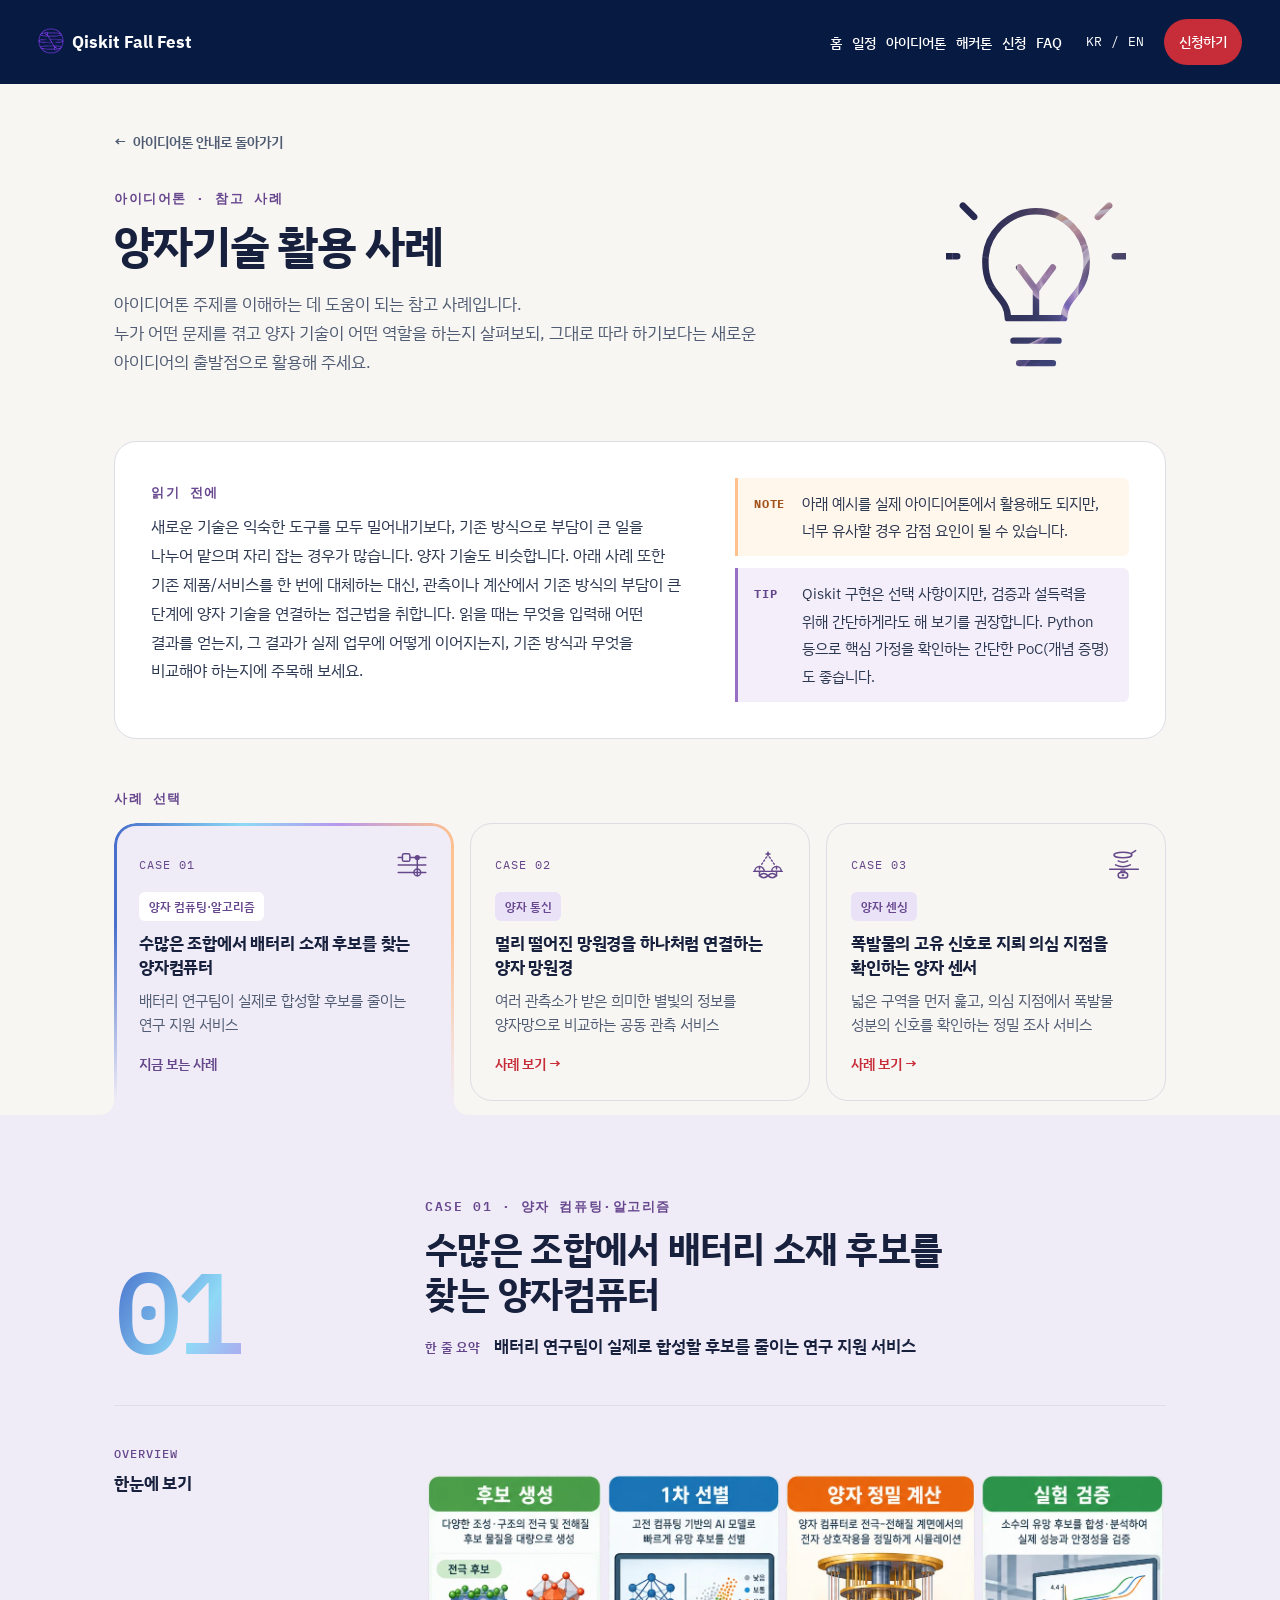
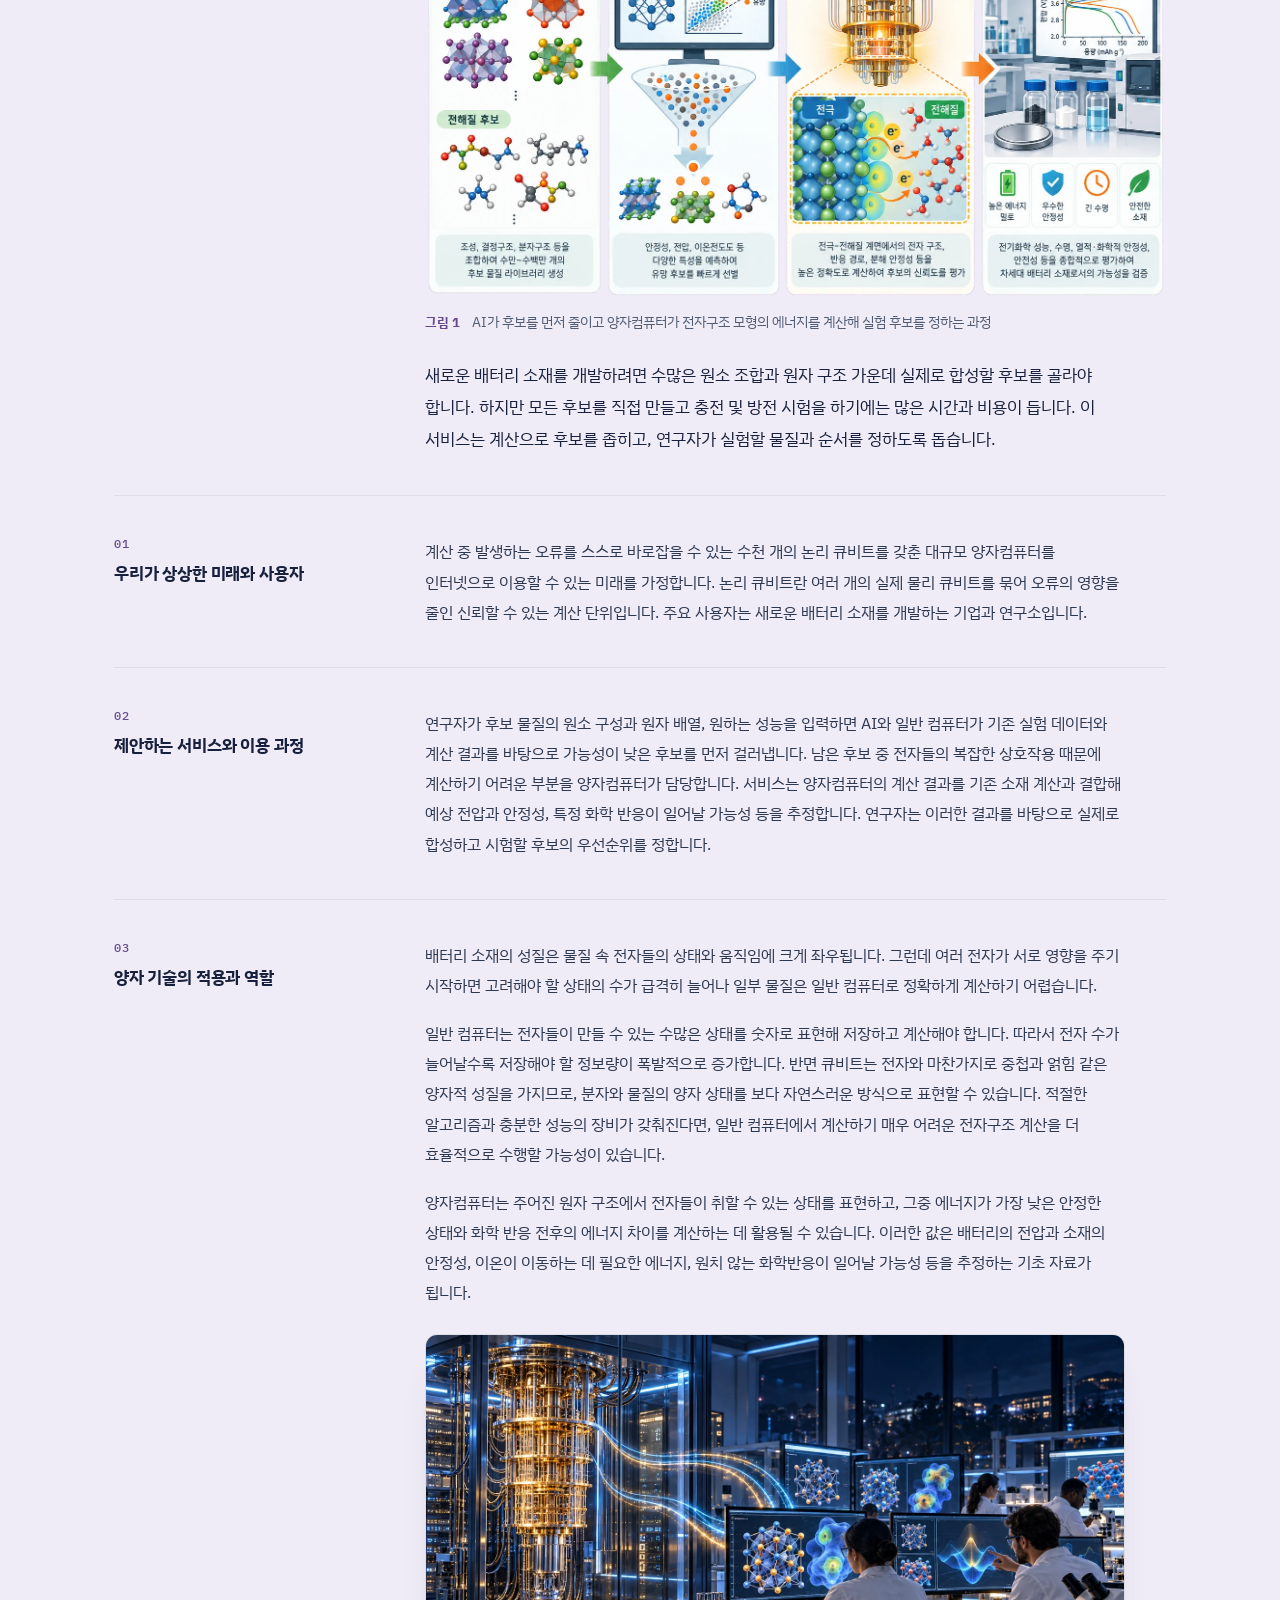
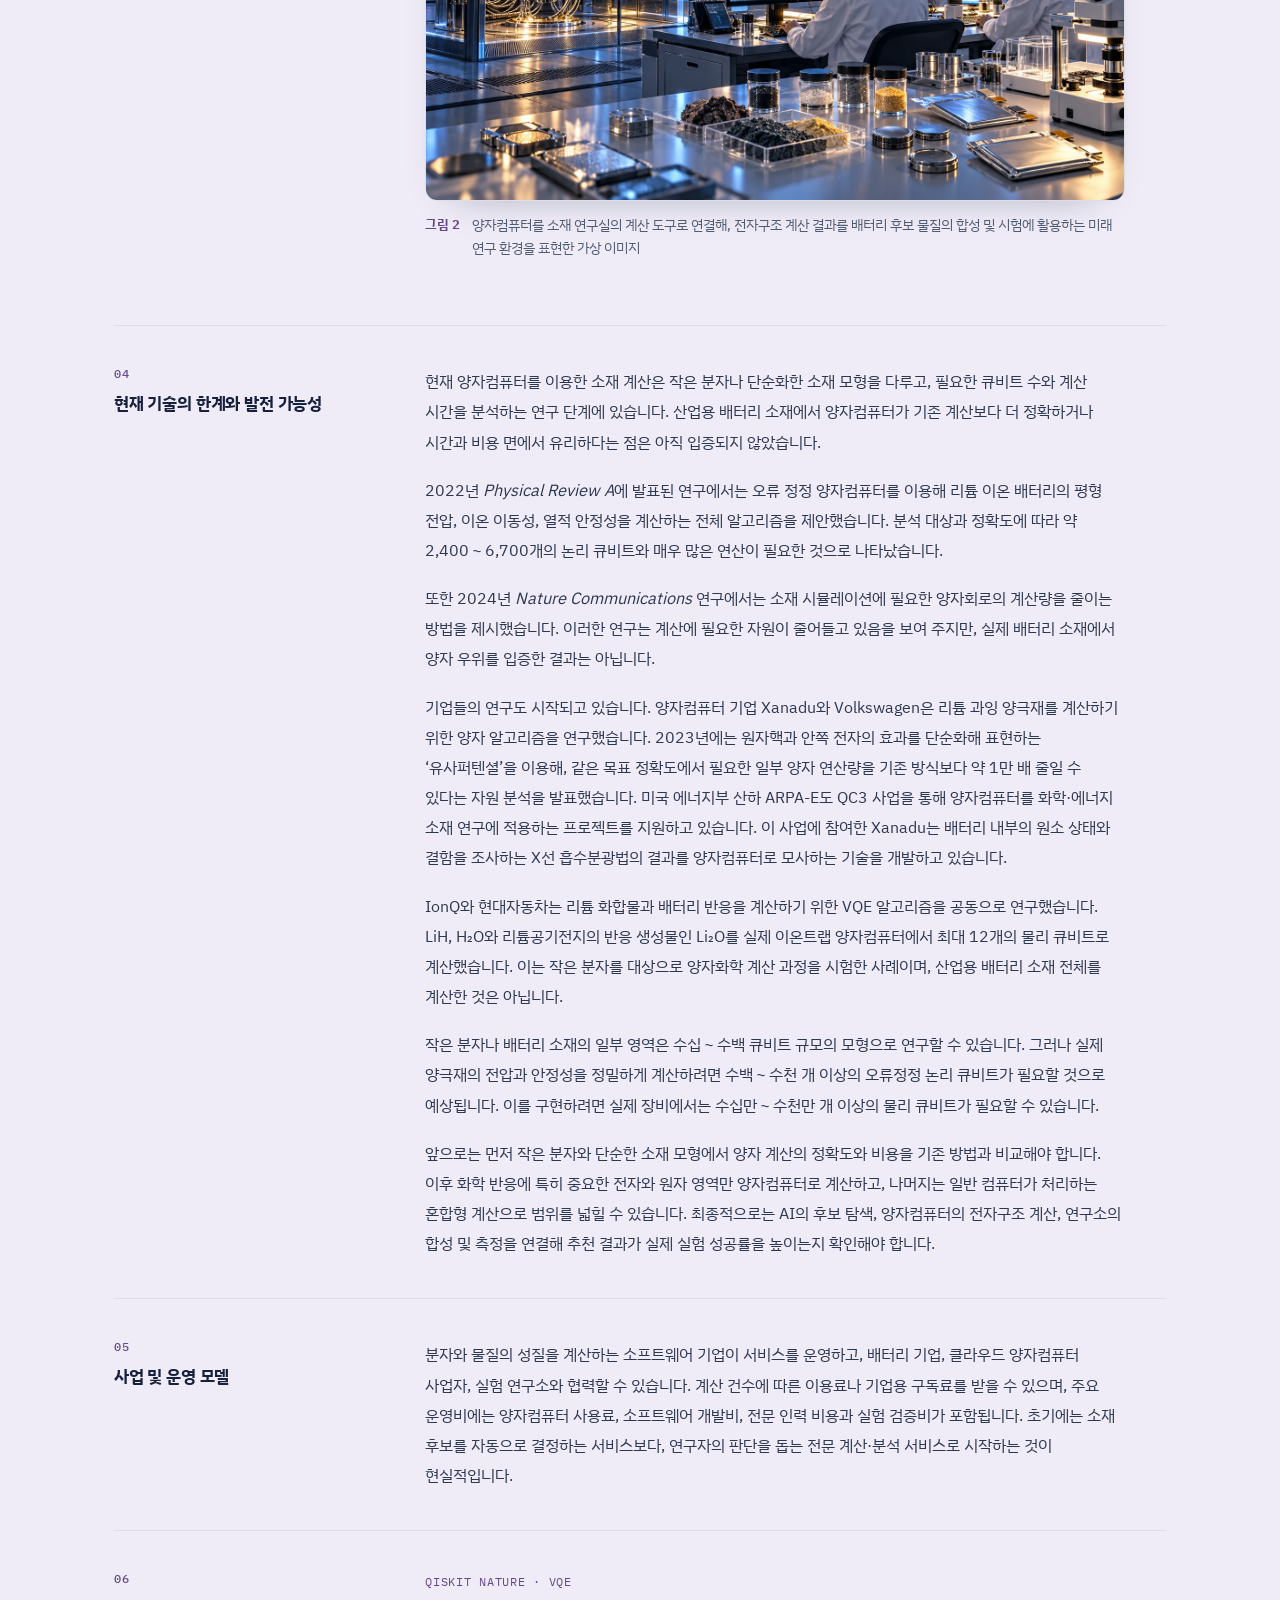
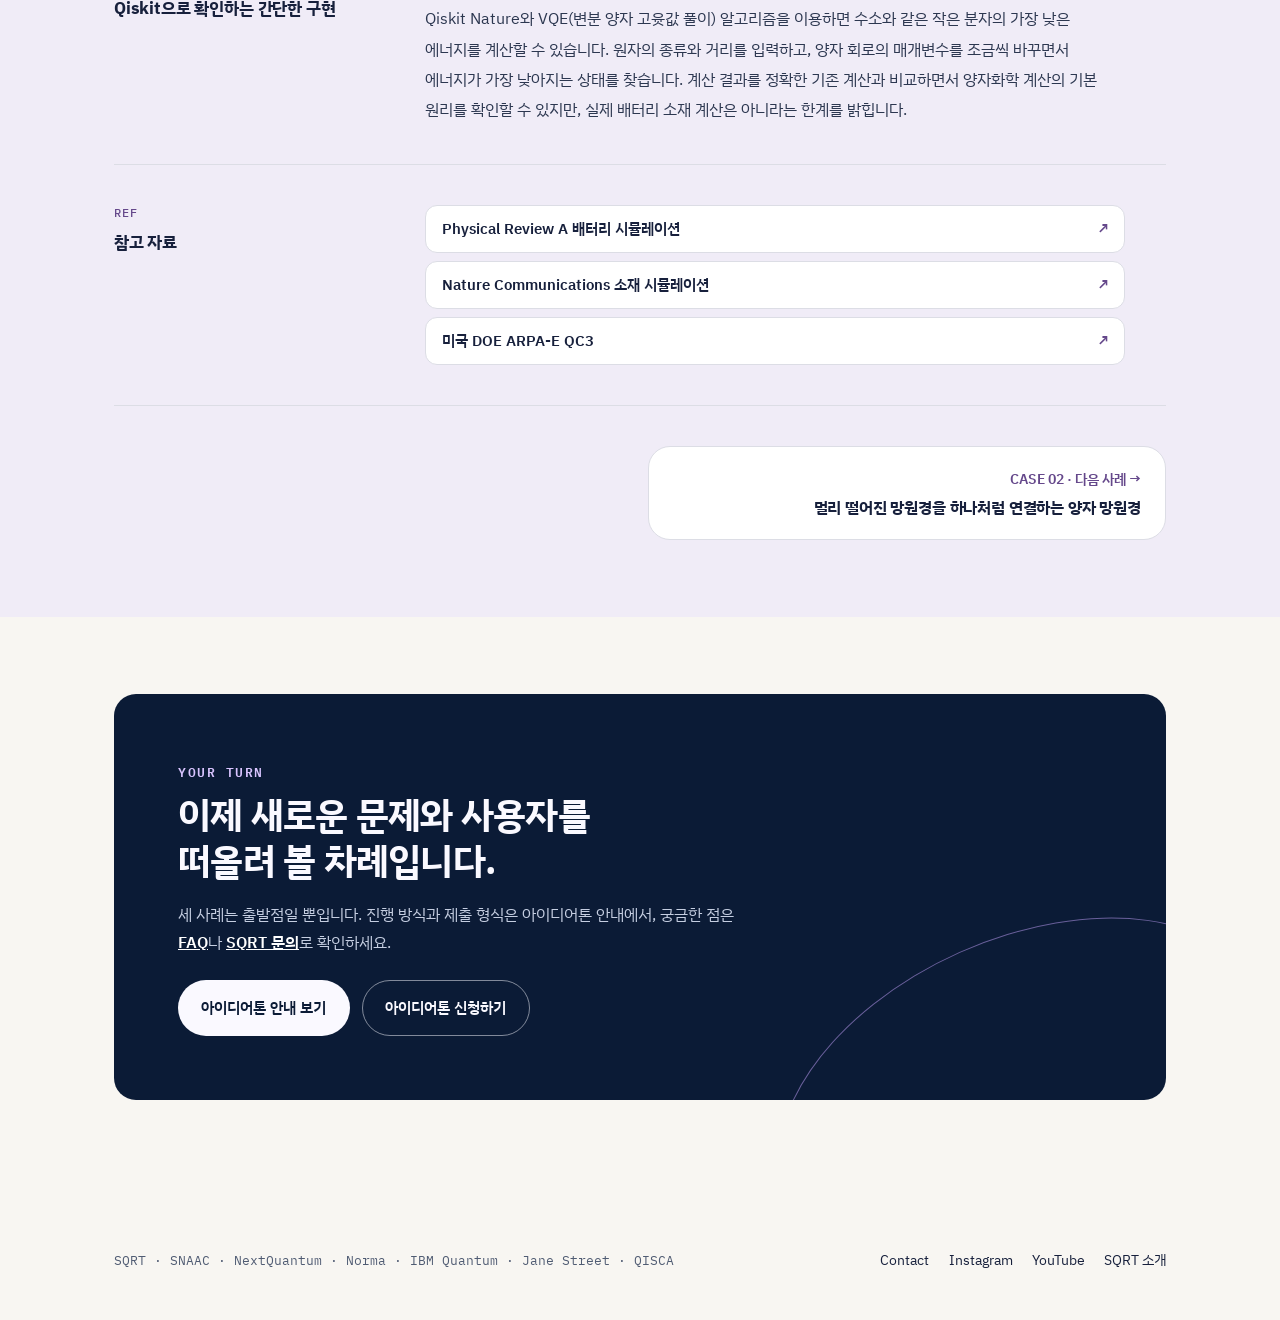
<file: ideathon-cases.html>
<!doctype html>
<html lang="ko" data-lang="kr">
<head>
<meta charset="utf-8" />
<meta name="viewport" content="width=device-width, initial-scale=1" />
<script>(function(){try{var l=localStorage.getItem('qff-lang')||'kr';document.documentElement.setAttribute('data-lang',l);}catch(e){}})();</script>
<title>Ideathon Case Studies | QFF SNU 2026</title>
<meta name="description" content="아이디어톤 참고 사례: 배터리 신소재, 양자 네트워크 망원경, 지뢰 탐지 양자 센싱 등 양자 기술이 실제로 쓰이는 세 가지 사례. Qiskit Fall Fest 2026 @ SNU.">
<link rel="canonical" href="https://snuquantums.github.io/snu-qff2026/ideathon-cases.html">
<!-- seo:start -->
<meta property="og:type" content="website">
<meta property="og:site_name" content="Qiskit Fall Fest 2026 @ SNU">
<meta property="og:locale" content="ko_KR">
<meta property="og:locale:alternate" content="en_US">
<meta property="og:title" content="Ideathon Case Studies | QFF SNU 2026">
<meta property="og:description" content="아이디어톤 참고 사례: 배터리 신소재, 양자 네트워크 망원경, 지뢰 탐지 양자 센싱 등 양자 기술이 실제로 쓰이는 세 가지 사례. Qiskit Fall Fest 2026 @ SNU.">
<meta property="og:url" content="https://snuquantums.github.io/snu-qff2026/ideathon-cases.html">
<meta property="og:image" content="https://snuquantums.github.io/snu-qff2026/assets/og-card.jpg">
<meta property="og:image:width" content="1200">
<meta property="og:image:height" content="630">
<meta property="og:image:alt" content="Qiskit Fall Fest 2026 at Seoul National University, October 29–31, hosted by SQRT">
<meta name="twitter:card" content="summary_large_image">
<meta name="twitter:title" content="Ideathon Case Studies | QFF SNU 2026">
<meta name="twitter:description" content="아이디어톤 참고 사례: 배터리 신소재, 양자 네트워크 망원경, 지뢰 탐지 양자 센싱 등 양자 기술이 실제로 쓰이는 세 가지 사례. Qiskit Fall Fest 2026 @ SNU.">
<meta name="twitter:image" content="https://snuquantums.github.io/snu-qff2026/assets/og-card.jpg">
<!-- seo:end -->

<link rel="preconnect" href="https://fonts.googleapis.com">
<link rel="preconnect" href="https://fonts.gstatic.com" crossorigin>
<link href="https://fonts.googleapis.com/css2?family=IBM+Plex+Sans:wght@400;500;600;700&family=IBM+Plex+Sans+KR:wght@400;500;600;700&family=IBM+Plex+Mono:wght@400;500&display=swap" rel="stylesheet">
<link rel="stylesheet" href="assets/style.css?v=c713e26183e5" />
<link rel="stylesheet" href="assets/reference-design.css?v=a2546452fe24">
<style>
/* Ideathon case guide — page-scoped styles (ic-*) built on the shared site tokens. */
.ic-page{ --ic-violet:#65488b; --ic-violet-soft:#9770c5; --ic-line:#d5c7e8; --ic-body:#2c3750; --ic-warm:#ffc18e; }
.ic-page{ word-break:keep-all; overflow-wrap:break-word; }

/* -- intro -- */
.ic-back-wrap{ padding-top:clamp(28px,4vw,44px); }
.ic-back{ display:inline-flex; align-items:center; gap:.45rem; font-size:.9rem; font-weight:600; color:var(--ink-soft); text-decoration:none; }
.ic-back:hover{ color:var(--ic-violet); }
.ic-intro{ padding-top:clamp(20px,3vw,32px); }
.ic-en-note{ max-width:65ch; margin:0 0 var(--sp-3); padding:.7rem 1rem; border:1px dashed var(--ink-soft); border-radius:var(--r-sm); font-family:var(--font-mono); font-size:.82rem; color:var(--ink-soft); }
.ic-before{ margin-top:clamp(28px,4vw,48px); padding:clamp(24px,3vw,36px); background:#fff; border:1px solid var(--paper-line); border-radius:var(--r-lg); display:grid; grid-template-columns:minmax(0,1.15fr) minmax(0,.85fr); gap:clamp(24px,4vw,56px); }
.ic-before p{ color:var(--ic-body); line-height:1.8; max-width:62ch; }
.ic-before p:last-child{ margin-bottom:0; }
.ic-notes{ display:grid; gap:12px; align-content:center; }
.ic-caution{ display:flex; gap:12px; align-items:flex-start; margin:0!important; padding:12px 16px; border-left:3px solid var(--ic-warm); background:#fff6ec; border-radius:0 var(--r-sm) var(--r-sm) 0; font-size:.95rem; }
.ic-tip{ border-left-color:var(--ic-violet-soft); background:#f4eefb; }
.ic-tip b{ color:var(--ic-violet)!important; }
.ic-caution b{ flex:none; min-width:2.9em; font-family:var(--font-mono); font-size:.78rem; letter-spacing:.06em; color:#a3541c; padding-top:.15em; }

.ic-anchors span{ display:block; height:0; }
.ic-tabs-label{ display:block; margin-top:clamp(28px,4vw,48px); }
.ic-index{ --ic-tab-r:var(--r-lg); --ic-foot:14px; position:relative; margin-top:4px; padding-bottom:var(--ic-foot); display:grid; grid-template-columns:repeat(3,minmax(0,1fr)); gap:16px; }
.ic-index-card{ display:flex; flex-direction:column; gap:10px; padding:24px; border:1px solid var(--paper-line); border-radius:var(--ic-tab-r); background:transparent; text-decoration:none; color:var(--ink); position:relative; z-index:1; transition:background-color .22s ease,box-shadow .22s ease,border-color .22s ease; }
.ic-index-card:hover,.ic-index-card:focus-visible{ background:rgba(240,236,247,.55); border-color:var(--ic-line); box-shadow:0 12px 30px -22px rgba(71,43,108,.35); }
.ic-index-top{ display:flex; align-items:center; justify-content:space-between; gap:12px; }
.ic-index-num{ font-family:var(--font-mono); font-size:.78rem; letter-spacing:.08em; color:var(--ic-violet); }
.ic-glyph{ width:34px; height:34px; flex:none; color:var(--ic-violet); }
.ic-field{ align-self:flex-start; font-size:.78rem; font-weight:600; padding:.25rem .6rem; border-radius:var(--r-sm); background:var(--accent-tint); color:var(--accent-strong); }
.ic-index-card strong{ font-size:1.08rem; line-height:1.4; letter-spacing:-.01em; }
.ic-index-sum{ color:var(--ink-soft); font-size:.92rem; line-height:1.6; }
.ic-index-go{ margin-top:auto; padding-top:6px; font-size:.88rem; font-weight:600; color:var(--accent); }
.ic-glyph-bg{ fill:var(--paper); }
.ic-go-active{ display:none; }
/* selected tab: one lavender shape slides under the tabs and runs into the panel below */
.ic-tab-ind{ position:absolute; z-index:0; left:0; top:0; bottom:0; width:0; pointer-events:none;
 border-radius:var(--ic-tab-r) var(--ic-tab-r) 0 0;
 background:var(--paper-alt); }
/* gradient outline over the top and down both sides, fading into the panel */
.ic-tab-edge{ position:absolute; inset:0; border-radius:inherit;
 -webkit-mask-image:linear-gradient(#000 35%,transparent 95%); mask-image:linear-gradient(#000 35%,transparent 95%); }
.ic-tab-ring{ position:absolute; inset:0; border-radius:inherit; padding:3px 3px 0;
 background:linear-gradient(90deg,#476fcb,#8ed9f6 38%,#b797ed 66%,#ffc18e);
 -webkit-mask:linear-gradient(#000 0 0) content-box,linear-gradient(#000 0 0); -webkit-mask-composite:xor;
 mask:linear-gradient(#000 0 0) content-box,linear-gradient(#000 0 0); mask-composite:exclude; }
.ic-tab-ind.is-ready{ transition:left .5s cubic-bezier(.65,0,.35,1),width .5s cubic-bezier(.65,0,.35,1),top .5s cubic-bezier(.65,0,.35,1); }
.ic-tab-ind::before,.ic-tab-ind::after{ content:""; position:absolute; bottom:0; width:var(--ic-foot); height:var(--ic-foot); }
.ic-tab-ind::before{ left:calc(-1 * var(--ic-foot)); background:radial-gradient(circle at 0 0,transparent calc(var(--ic-foot) - .5px),var(--paper-alt) var(--ic-foot)); }
.ic-tab-ind::after{ right:calc(-1 * var(--ic-foot)); background:radial-gradient(circle at 100% 0,transparent calc(var(--ic-foot) - .5px),var(--paper-alt) var(--ic-foot)); }
.ic-index-card[aria-selected="true"],.ic-index-card[aria-selected="true"]:hover{ background:transparent; border-color:transparent; box-shadow:none; }
.ic-index-card[aria-selected="true"] .ic-index-go{ color:var(--ic-violet); }
.ic-index-card[aria-selected="true"] .ic-field{ background:#fff; }
.ic-glyph-bg{ transition:fill .3s ease; }
.ic-index-card[aria-selected="true"] .ic-glyph-bg{ fill:var(--paper-alt); }
.ic-index-card[aria-selected="true"] .ic-go-idle{ display:none; }
.ic-index-card[aria-selected="true"] .ic-go-active{ display:inline; }
.ic-index-card:focus-visible{ outline:3px solid var(--ic-violet-soft); outline-offset:3px; }

/* prev / next between cases */
.ic-pager{ display:grid; grid-template-columns:1fr 1fr; gap:16px; margin-top:clamp(28px,3.5vw,40px); }
.ic-pager-link{ display:flex; flex-direction:column; gap:6px; padding:20px 24px; border:1px solid var(--paper-line); border-radius:var(--r-lg); background:#fff; text-decoration:none; color:var(--ink); transition:border-color .2s ease,background-color .2s ease; }
.ic-pager-link:hover{ border-color:var(--ic-violet-soft); background:#faf7ff; }
.ic-pager-next{ grid-column:2; align-items:flex-end; text-align:right; }
.ic-pager-dir{ font-size:.85rem; font-weight:600; color:var(--ic-violet); }
.ic-pager-link strong{ font-size:1.02rem; line-height:1.4; letter-spacing:-.01em; }

/* -- case sections -- */
.ic-case{ background:var(--paper); }
.ic-case--alt{ background:var(--paper-alt); }
.ic-case .wrap{ position:relative; z-index:2; }
.ic-case-head{ display:grid; grid-template-columns:260px minmax(0,1fr); gap:clamp(24px,4vw,56px); align-items:end; padding-bottom:clamp(28px,4vw,44px); border-bottom:1px solid var(--paper-line); }
.ic-case-num{ font-family:var(--font-mono); font-weight:500; font-size:clamp(4rem,9vw,7.5rem); line-height:.85; letter-spacing:-.06em; background:linear-gradient(120deg,#476fcb 0%,#8ed9f6 38%,#b797ed 66%,#ffc18e 100%); -webkit-background-clip:text; background-clip:text; color:transparent; }
.ic-case-head h2{ font-size:clamp(1.55rem,3vw,2.3rem); line-height:1.22; max-width:24ch; margin-bottom:var(--sp-2); }
.ic-summary{ display:flex; flex-wrap:wrap; gap:.4rem .8rem; align-items:baseline; margin:0; font-size:1.06rem; font-weight:600; color:var(--ink); }
.ic-summary-label{ font-size:.8rem; font-weight:600; letter-spacing:.02em; color:var(--ic-violet); }

.ic-row{ display:grid; grid-template-columns:260px minmax(0,1fr); gap:clamp(24px,4vw,56px); padding:clamp(28px,3.5vw,40px) 0; border-bottom:1px solid var(--paper-line); }
.ic-row:last-child{ border-bottom:0; padding-bottom:0; }
.ic-label{ margin:0; align-self:start; position:sticky; top:96px; display:flex; flex-direction:column; gap:8px; font-size:1.05rem; line-height:1.4; letter-spacing:-.01em; }
.ic-label-num{ font-family:var(--font-mono); font-size:.75rem; font-weight:500; letter-spacing:.08em; color:var(--ic-violet); }
.ic-body{ max-width:70ch; color:var(--ic-body); font-size:1.02rem; line-height:1.85; }
.ic-body>:last-child{ margin-bottom:0; }
.ic-body p{ margin:0 0 1.1em; }
.ic-lead{ font-size:1.08rem; color:var(--ink); }

.ic-figure{ margin:0 0 1.4em; }
.ic-figure a{ display:block; border-radius:var(--r-md); overflow:hidden; border:1px solid var(--paper-line); background:#fff; box-shadow:0 18px 40px -30px rgba(11,28,64,.45); }
.ic-figure img{ width:100%; height:auto; transition:transform .5s ease; }
.ic-figure a:hover img{ transform:scale(1.015); }
/* diagrams with a transparent outer background sit directly on the section, no card frame */
.ic-figure--clear a{ border:0; border-radius:0; background:transparent; box-shadow:none; overflow:visible; }
.ic-figure figcaption{ display:flex; gap:12px; margin-top:12px; font-size:.875rem; line-height:1.65; color:var(--ink-soft); }
.ic-figure figcaption b{ flex:none; font-size:.8rem; font-weight:700; color:var(--ic-violet); padding-top:.1em; }
.ic-body .ic-figure{ margin:1.6em 0; }
.ic-row--overview .ic-body{ max-width:none; }
.ic-row--overview .ic-lead{ max-width:70ch; margin-top:1.4em; }
.ic-zoom-hint{ font-family:var(--font-mono); font-size:.75rem; color:var(--ink-soft); }

.ic-more{ margin:1.2em 0 0; border:1px solid var(--ic-line); border-radius:var(--r-md); background:rgba(255,255,255,.6); }
.ic-more summary{ cursor:pointer; list-style:none; display:flex; justify-content:space-between; gap:12px; padding:14px 18px; font-weight:600; color:var(--ink); line-height:1.5; }
.ic-more summary::-webkit-details-marker{ display:none; }
.ic-more summary::after{ content:"+"; font-family:var(--font-mono); color:var(--ic-violet); }
.ic-more[open] summary::after{ content:"−"; }
.ic-more p{ padding:0 18px; }
.ic-more p:last-child{ padding-bottom:4px; }

.ic-qiskit-tag{ display:flex; flex-wrap:wrap; align-items:center; gap:10px; margin-bottom:10px; font-family:var(--font-mono); font-size:.75rem; letter-spacing:.06em; color:var(--ic-violet); }
.ic-qiskit p{ margin:0; }

.ic-refs{ list-style:none; margin:0; padding:0; display:grid; gap:8px; }
.ic-refs a{ display:flex; justify-content:space-between; align-items:center; gap:16px; padding:12px 16px; border:1px solid var(--paper-line); border-radius:var(--r-md); background:#fff; text-decoration:none; color:var(--ink); font-size:.95rem; font-weight:600; line-height:1.45; transition:border-color .2s ease,background-color .2s ease; }
.ic-refs a:hover{ border-color:var(--ic-violet-soft); background:#faf7ff; }
.ic-refs a::after{ content:"↗"; flex:none; font-family:var(--font-mono); color:var(--ic-violet); }

/* -- closing -- */
.ic-closing-card{ position:relative; overflow:hidden; padding:clamp(32px,5vw,64px); border-radius:var(--r-lg); background:#0b1b36; color:#faf9ff; }
.ic-closing-card::before{ content:""; position:absolute; right:-120px; bottom:-160px; width:520px; height:320px; border:1px solid rgba(183,151,237,.55); border-radius:50%; transform:rotate(-24deg); pointer-events:none; }
.ic-closing-card .eyebrow{ color:#d9c4ff; }
.ic-closing-card h2{ max-width:22ch; line-height:1.25; }
.ic-closing-card p{ position:relative; max-width:56ch; color:#c5cee1; line-height:1.75; }
.ic-actions{ position:relative; display:flex; flex-wrap:wrap; gap:12px; margin-top:var(--sp-3); }
.ic-closing-card .btn-solid{ background:#faf9ff; color:#0b1b36; }
.ic-closing-card .btn-outline{ color:#faf9ff; border-color:rgba(250,249,255,.5); }
.ic-closing-card .btn-outline:hover{ background:rgba(255,255,255,.08); }
.ic-closing-card a:not(.btn){ color:#fff; font-weight:600; }

@media(max-width:1000px){
 .ic-case-head,.ic-row{ grid-template-columns:190px minmax(0,1fr); }
}
@media(max-width:900px){
 .ic-index-sum{ display:none; }
 .ic-before{ grid-template-columns:1fr; }
 .ic-case-head,.ic-row{ grid-template-columns:1fr; gap:16px; }
 .ic-case-head{ align-items:start; }
 .ic-label{ position:static; flex-direction:row; align-items:baseline; gap:12px; }
}
@media(max-width:600px){
 .ic-case-num{ font-size:3.25rem; }
 .ic-index{ gap:8px; --ic-tab-r:var(--r-md); --ic-foot:8px; }
 .ic-index-card{ padding:14px 12px; gap:8px; }
 .ic-index-card strong,.ic-index-go,.ic-glyph{ display:none; }
 .ic-field{ font-size:.72rem; padding:.2rem .45rem; }
 .ic-pager{ grid-template-columns:1fr; }
 .ic-pager-next{ grid-column:auto; }
 .ic-body{ font-size:1rem; line-height:1.8; }
 .ic-figure figcaption{ flex-direction:column; gap:4px; }
 .ic-actions .btn{ width:100%; }
}
@media(prefers-reduced-motion:reduce){ .ic-figure img,.ic-tab-ind.is-ready{ transition:none; } }
</style>
</head>
<body>
<header class="site-header">
  <div class="wrap">
    <a href="index.html" class="brand">
      <span class="mark" aria-hidden="true">
        <svg viewBox="0 0 24 24" fill="none" xmlns="http://www.w3.org/2000/svg">
          <circle cx="12" cy="12" r="2.1" style="fill:var(--navy-ink)"/>
          <ellipse cx="12" cy="12" rx="9" ry="3.6" style="stroke:var(--navy-ink)" stroke-width="1.1"/>
          <ellipse cx="12" cy="12" rx="9" ry="3.6" style="stroke:var(--navy-ink)" stroke-width="1.1" transform="rotate(60 12 12)"/>
          <ellipse cx="12" cy="12" rx="9" ry="3.6" style="stroke:var(--navy-ink)" stroke-width="1.1" transform="rotate(120 12 12)"/>
        </svg>
      </span>
      Qiskit Fall Fest <small>@ SNU · SQRT</small>
    </a>
    <nav class="primary-nav">
      <ul>
        <li><a href="index.html" data-nav="index.html"><span data-kr>홈</span><span data-en>Home</span></a></li>
        <li><a href="schedule.html" data-nav="schedule.html"><span data-kr>일정</span><span data-en>Schedule</span></a></li>
        <li><a href="ideathon.html" data-nav="ideathon.html"><span data-kr>아이디어톤</span><span data-en>Ideathon</span></a></li>
        <li><a href="hackathon.html" data-nav="hackathon.html"><span data-kr>해커톤</span><span data-en>Hackathon</span></a></li>
        <li><a href="register.html" data-nav="register.html"><span data-kr>신청</span><span data-en>Register</span></a></li>
        <li><a href="faq.html" data-nav="faq.html">FAQ</a></li>
      </ul>
      <div class="nav-actions">
        <button class="lang-toggle" data-disabled="false" aria-label="Toggle language">KR / EN</button>
        <a href="register.html" class="btn btn-solid"><span data-kr>신청하기</span><span data-en>Register</span></a>
        <button class="menu-btn" aria-label="Menu"><span></span></button>
      </div>
    </nav>
  </div>
</header>
<main class="ic-page">

  <!-- ============================ INTRO ================================ -->
  <section class="paper-surface" style="padding-top:0;padding-bottom:0">
    <div class="wrap ic-back-wrap">
      <a class="ic-back" href="ideathon.html">← <span data-kr>아이디어톤 안내로 돌아가기</span><span data-en>Back to Ideathon</span></a>
    </div>
    <div class="wrap page-intro-layout ic-intro">
      <span class="page-intro-icon icon-art" style="mask-image:url('assets/icons/idea.svg');-webkit-mask-image:url('assets/icons/idea.svg')" aria-hidden="true"></span>
      <span class="eyebrow"><span data-kr>아이디어톤 · 참고 사례</span><span data-en>Ideathon · Reference cases</span></span>
      <h1 style="font-size:clamp(1.9rem,4vw,2.8rem)">
        <span data-kr>양자기술 활용 사례</span>
        <span data-en>Quantum technology in practice</span>
      </h1>
      <p class="lede">
        <span data-kr>아이디어톤 주제를 이해하는 데 도움이 되는 참고 사례입니다.<br>누가 어떤 문제를 겪고 양자 기술이 어떤 역할을 하는지 살펴보되, 그대로 따라 하기보다는 새로운 아이디어의 출발점으로 활용해 주세요.</span>
        <span data-en>Reference cases for the Ideathon prompt.<br>See who faces what problem and what role quantum technology plays, then use them as a starting point for your own idea rather than a template.</span>
      </p>

      <p class="ic-en-note block" data-en>The detailed case write-ups are available in Korean only. Headings, summaries, notes and references are translated to help you find your way.</p>

      <div class="ic-before">
        <div>
          <span class="eyebrow"><span data-kr>읽기 전에</span><span data-en>Before you read</span></span>
          <p><span data-kr>새로운 기술은 익숙한 도구를 모두 밀어내기보다, 기존 방식으로 부담이 큰 일을 나누어 맡으며 자리 잡는 경우가 많습니다. 양자 기술도 비슷합니다. 아래 사례 또한 기존 제품/서비스를 한 번에 대체하는 대신, 관측이나 계산에서 기존 방식의 부담이 큰 단계에 양자 기술을 연결하는 접근법을 취합니다. 읽을 때는 무엇을 입력해 어떤 결과를 얻는지, 그 결과가 실제 업무에 어떻게 이어지는지, 기존 방식과 무엇을 비교해야 하는지에 주목해 보세요.</span><span data-en>New technologies rarely push familiar tools aside all at once; more often they take over the steps that existing methods find hardest. Quantum technology is similar. The cases below don’t replace an existing product or service outright. Instead, they connect quantum technology to the observation or computation step where conventional methods struggle most. As you read, focus on what goes in and what comes out, how that result feeds into real work, and what it should be compared against.</span></p>
        </div>
        <div class="ic-notes">
          <p class="ic-caution"><b>NOTE</b><span><span data-kr>아래 예시를 실제 아이디어톤에서 활용해도 되지만, 너무 유사할 경우 감점 요인이 될 수 있습니다.</span><span data-en>You may draw on these examples in the Ideathon, but an entry that is too similar may lose points.</span></span></p>
          <p class="ic-caution ic-tip"><b>TIP</b><span><span data-kr>Qiskit 구현은 선택 사항이지만, 검증과 설득력을 위해 간단하게라도 해 보기를 권장합니다. Python 등으로 핵심 가정을 확인하는 간단한 PoC(개념 증명)도 좋습니다.</span><span data-en>A Qiskit implementation is optional, but even a simple one is recommended to make your idea more verifiable and convincing. A simple proof of concept (PoC) in Python or another tool that checks your key assumption also works.</span></span></p>
        </div>
      </div>

      <div class="ic-anchors" aria-hidden="true"><span id="case-1"></span><span id="case-2"></span><span id="case-3"></span></div>
      <span class="eyebrow ic-tabs-label" id="ic-tabs-label"><span data-kr>사례 선택</span><span data-en>Choose a case</span></span>
      <nav class="ic-index" role="tablist" aria-labelledby="ic-tabs-label">
        <a class="ic-index-card" href="#case-1" id="tab-case-1" role="tab" aria-controls="case-1-panel" aria-selected="false">
          <span class="ic-index-top">
            <span class="ic-index-num">CASE 01</span>
            <svg class="ic-glyph" viewBox="0 0 32 32" fill="none" stroke="currentColor" stroke-width="1.4" stroke-linecap="round" aria-hidden="true"><path d="M3 9h26M3 16h26M3 23h26"/><rect x="7" y="5.5" width="7" height="7" rx="1.5" class="ic-glyph-bg"/><path d="M21 9v14"/><circle cx="21" cy="9" r="1.8" fill="currentColor"/><circle cx="21" cy="23" r="3.2" class="ic-glyph-bg"/><path d="M21 19.8v6.4M17.8 23h6.4"/></svg>
          </span>
          <span class="ic-field"><span data-kr>양자 컴퓨팅·알고리즘</span><span data-en>Quantum computing &amp; algorithms</span></span>
          <strong><span data-kr>수많은 조합에서 배터리 소재 후보를 찾는 양자컴퓨터</span><span data-en>Finding battery-material candidates among countless combinations</span></strong>
          <span class="ic-index-sum"><span data-kr>배터리 연구팀이 실제로 합성할 후보를 줄이는 연구 지원 서비스</span><span data-en>A research-support service that narrows down which candidates a battery team actually synthesizes</span></span>
          <span class="ic-index-go"><span class="ic-go-idle"><span data-kr>사례 보기</span><span data-en>View case</span> →</span><span class="ic-go-active"><span data-kr>지금 보는 사례</span><span data-en>Now viewing</span></span></span>
        </a>
        <a class="ic-index-card" href="#case-2" id="tab-case-2" role="tab" aria-controls="case-2-panel" aria-selected="false">
          <span class="ic-index-top">
            <span class="ic-index-num">CASE 02</span>
            <svg class="ic-glyph" viewBox="0 0 32 32" fill="none" stroke="currentColor" stroke-width="1.4" stroke-linecap="round" stroke-linejoin="round" aria-hidden="true"><path d="M16 2.6l.9 2.2 2.2.9-2.2.9-.9 2.2-.9-2.2-2.2-.9 2.2-.9z" fill="currentColor" stroke="none"/><path d="M14.6 8.6 9.4 16.4M17.4 8.6l5.2 7.8" stroke-dasharray="1.2 2.2"/><path d="M3.5 22a4.5 4.5 0 0 1 9 0zM19.5 22a4.5 4.5 0 0 1 9 0z" class="ic-glyph-bg"/><path d="M8 17.5v2.2M24 17.5v2.2"/><path d="M2.5 22h27"/><path d="M8 22v4M24 22v4"/><path d="M8 26c2.7 2.6 5.3 2.6 8 0s5.3-2.6 8 0M8 26c2.7-2.6 5.3-2.6 8 0s5.3 2.6 8 0"/></svg>
          </span>
          <span class="ic-field"><span data-kr>양자 통신</span><span data-en>Quantum communication</span></span>
          <strong><span data-kr>멀리 떨어진 망원경을 하나처럼 연결하는 양자 망원경</span><span data-en>A quantum telescope that links distant observatories into one</span></strong>
          <span class="ic-index-sum"><span data-kr>여러 관측소가 받은 희미한 별빛의 정보를 양자망으로 비교하는 공동 관측 서비스</span><span data-en>A joint observation service that compares faint starlight received at several observatories over a quantum network</span></span>
          <span class="ic-index-go"><span class="ic-go-idle"><span data-kr>사례 보기</span><span data-en>View case</span> →</span><span class="ic-go-active"><span data-kr>지금 보는 사례</span><span data-en>Now viewing</span></span></span>
        </a>
        <a class="ic-index-card" href="#case-3" id="tab-case-3" role="tab" aria-controls="case-3-panel" aria-selected="false">
          <span class="ic-index-top">
            <span class="ic-index-num">CASE 03</span>
            <svg class="ic-glyph" viewBox="0 0 32 32" fill="none" stroke="currentColor" stroke-width="1.4" stroke-linecap="round" stroke-linejoin="round" aria-hidden="true"><path d="M22.5 5.2 27 2.5"/><ellipse cx="15" cy="6.5" rx="8.5" ry="2.6" class="ic-glyph-bg"/><path d="M10.5 12.2q4.5 2.4 9 0M8 15.8q7 3.6 14 0"/><path d="M2.5 20h27"/><rect x="10.5" y="23" width="9" height="5.2" rx="2.6" class="ic-glyph-bg"/><path d="M13.2 23v-1.3h3.6V23"/><circle cx="15" cy="25.6" r="1.1" fill="currentColor" stroke="none"/></svg>
          </span>
          <span class="ic-field"><span data-kr>양자 센싱</span><span data-en>Quantum sensing</span></span>
          <strong><span data-kr>폭발물의 고유 신호로 지뢰 의심 지점을 확인하는 양자 센서</span><span data-en>A quantum sensor that confirms suspected landmines by their explosive's own signal</span></strong>
          <span class="ic-index-sum"><span data-kr>넓은 구역을 먼저 훑고, 의심 지점에서 폭발물 성분의 신호를 확인하는 정밀 조사 서비스</span><span data-en>A precision survey service that sweeps a wide area first, then checks suspected spots for the signal of explosive compounds</span></span>
          <span class="ic-index-go"><span class="ic-go-idle"><span data-kr>사례 보기</span><span data-en>View case</span> →</span><span class="ic-go-active"><span data-kr>지금 보는 사례</span><span data-en>Now viewing</span></span></span>
        </a>
      </nav>
    </div>
  </section>

  <!-- ============================ CASE 01 ================================ -->
  <section class="ic-case ic-case--alt diagonal-cut to-paper" id="case-1-panel" role="tabpanel" aria-labelledby="case-1-title">
    <div class="wrap">
      <header class="ic-case-head">
        <span class="ic-case-num" aria-hidden="true">01</span>
        <div>
          <span class="eyebrow">Case 01 · <span data-kr>양자 컴퓨팅·알고리즘</span><span data-en>Quantum computing &amp; algorithms</span></span>
          <h2 id="case-1-title"><span data-kr>수많은 조합에서 배터리 소재 후보를 찾는 양자컴퓨터</span><span data-en>Finding battery-material candidates among countless combinations</span></h2>
          <p class="ic-summary"><span class="ic-summary-label"><span data-kr>한 줄 요약</span><span data-en>In one line</span></span><span><span data-kr>배터리 연구팀이 실제로 합성할 후보를 줄이는 연구 지원 서비스</span><span data-en>A research-support service that narrows down which candidates a battery team actually synthesizes</span></span></p>
        </div>
      </header>

      <div class="ic-row ic-row--overview">
        <h3 class="ic-label"><span class="ic-label-num">OVERVIEW</span><span data-kr>한눈에 보기</span><span data-en>At a glance</span></h3>
        <div class="ic-body">
          <figure class="ic-figure ic-figure--clear">
            <a href="assets/ideathon/case1-workflow.webp" target="_blank" rel="noopener"><img src="assets/ideathon/case1-workflow.webp" width="1536" height="883" decoding="async" alt="후보 생성, AI 기반 1차 선별, 양자컴퓨터를 이용한 전극–전해질 계면 정밀 계산, 실험 검증의 네 단계로 이어지는 배터리 소재 탐색 과정 도식"></a>
            <figcaption><b><span data-kr>그림 1</span><span data-en>Fig. 1</span></b><span>AI가 후보를 먼저 줄이고 양자컴퓨터가 전자구조 모형의 에너지를 계산해 실험 후보를 정하는 과정</span></figcaption>
          </figure>
          <p class="ic-lead">새로운 배터리 소재를 개발하려면 수많은 원소 조합과 원자 구조 가운데 실제로 합성할 후보를 골라야 합니다. 하지만 모든 후보를 직접 만들고 충전 및 방전 시험을 하기에는 많은 시간과 비용이 듭니다. 이 서비스는 계산으로 후보를 좁히고, 연구자가 실험할 물질과 순서를 정하도록 돕습니다.</p>
        </div>
      </div>

      <div class="ic-row">
        <h3 class="ic-label"><span class="ic-label-num">01</span><span data-kr>우리가 상상한 미래와 사용자</span><span data-en>Imagined future &amp; users</span></h3>
        <div class="ic-body">
          <p>계산 중 발생하는 오류를 스스로 바로잡을 수 있는 수천 개의 논리 큐비트를 갖춘 대규모 양자컴퓨터를 인터넷으로 이용할 수 있는 미래를 가정합니다. 논리 큐비트란 여러 개의 실제 물리 큐비트를 묶어 오류의 영향을 줄인 신뢰할 수 있는 계산 단위입니다. 주요 사용자는 새로운 배터리 소재를 개발하는 기업과 연구소입니다.</p>
        </div>
      </div>

      <div class="ic-row">
        <h3 class="ic-label"><span class="ic-label-num">02</span><span data-kr>제안하는 서비스와 이용 과정</span><span data-en>Proposed service &amp; workflow</span></h3>
        <div class="ic-body">
          <p>연구자가 후보 물질의 원소 구성과 원자 배열, 원하는 성능을 입력하면 AI와 일반 컴퓨터가 기존 실험 데이터와 계산 결과를 바탕으로 가능성이 낮은 후보를 먼저 걸러냅니다. 남은 후보 중 전자들의 복잡한 상호작용 때문에 계산하기 어려운 부분을 양자컴퓨터가 담당합니다. 서비스는 양자컴퓨터의 계산 결과를 기존 소재 계산과 결합해 예상 전압과 안정성, 특정 화학 반응이 일어날 가능성 등을 추정합니다. 연구자는 이러한 결과를 바탕으로 실제로 합성하고 시험할 후보의 우선순위를 정합니다.</p>
        </div>
      </div>

      <div class="ic-row">
        <h3 class="ic-label"><span class="ic-label-num">03</span><span data-kr>양자 기술의 적용과 역할</span><span data-en>Role of quantum technology</span></h3>
        <div class="ic-body">
          <p>배터리 소재의 성질은 물질 속 전자들의 상태와 움직임에 크게 좌우됩니다. 그런데 여러 전자가 서로 영향을 주기 시작하면 고려해야 할 상태의 수가 급격히 늘어나 일부 물질은 일반 컴퓨터로 정확하게 계산하기 어렵습니다.</p>
          <p>일반 컴퓨터는 전자들이 만들 수 있는 수많은 상태를 숫자로 표현해 저장하고 계산해야 합니다. 따라서 전자 수가 늘어날수록 저장해야 할 정보량이 폭발적으로 증가합니다. 반면 큐비트는 전자와 마찬가지로 중첩과 얽힘 같은 양자적 성질을 가지므로, 분자와 물질의 양자 상태를 보다 자연스러운 방식으로 표현할 수 있습니다. 적절한 알고리즘과 충분한 성능의 장비가 갖춰진다면, 일반 컴퓨터에서 계산하기 매우 어려운 전자구조 계산을 더 효율적으로 수행할 가능성이 있습니다.</p>
          <p>양자컴퓨터는 주어진 원자 구조에서 전자들이 취할 수 있는 상태를 표현하고, 그중 에너지가 가장 낮은 안정한 상태와 화학 반응 전후의 에너지 차이를 계산하는 데 활용될 수 있습니다. 이러한 값은 배터리의 전압과 소재의 안정성, 이온이 이동하는 데 필요한 에너지, 원치 않는 화학반응이 일어날 가능성 등을 추정하는 기초 자료가 됩니다.</p>
          <figure class="ic-figure">
            <a href="assets/ideathon/case1-lab.webp" target="_blank" rel="noopener"><img src="assets/ideathon/case1-lab.webp" width="1536" height="1024" loading="lazy" decoding="async" alt="유리벽 너머 양자컴퓨터와 연결된 소재 연구실에서 연구자들이 분자 구조 시각화 화면을 보며 배터리 소재 시료를 다루는 모습"></a>
            <figcaption><b><span data-kr>그림 2</span><span data-en>Fig. 2</span></b><span>양자컴퓨터를 소재 연구실의 계산 도구로 연결해, 전자구조 계산 결과를 배터리 후보 물질의 합성 및 시험에 활용하는 미래 연구 환경을 표현한 가상 이미지</span></figcaption>
          </figure>
        </div>
      </div>

      <div class="ic-row">
        <h3 class="ic-label"><span class="ic-label-num">04</span><span data-kr>현재 기술의 한계와 발전 가능성</span><span data-en>Current limits &amp; outlook</span></h3>
        <div class="ic-body">
          <p>현재 양자컴퓨터를 이용한 소재 계산은 작은 분자나 단순화한 소재 모형을 다루고, 필요한 큐비트 수와 계산 시간을 분석하는 연구 단계에 있습니다. 산업용 배터리 소재에서 양자컴퓨터가 기존 계산보다 더 정확하거나 시간과 비용 면에서 유리하다는 점은 아직 입증되지 않았습니다.</p>
          <p>2022년 <em>Physical Review A</em>에 발표된 연구에서는 오류 정정 양자컴퓨터를 이용해 리튬 이온 배터리의 평형 전압, 이온 이동성, 열적 안정성을 계산하는 전체 알고리즘을 제안했습니다. 분석 대상과 정확도에 따라 약 2,400∼6,700개의 논리 큐비트와 매우 많은 연산이 필요한 것으로 나타났습니다.</p>
          <p>또한 2024년 <em>Nature Communications</em> 연구에서는 소재 시뮬레이션에 필요한 양자회로의 계산량을 줄이는 방법을 제시했습니다. 이러한 연구는 계산에 필요한 자원이 줄어들고 있음을 보여 주지만, 실제 배터리 소재에서 양자 우위를 입증한 결과는 아닙니다.</p>
          <p>기업들의 연구도 시작되고 있습니다. 양자컴퓨터 기업 Xanadu와 Volkswagen은 리튬 과잉 양극재를 계산하기 위한 양자 알고리즘을 연구했습니다. 2023년에는 원자핵과 안쪽 전자의 효과를 단순화해 표현하는 ‘유사퍼텐셜’을 이용해, 같은 목표 정확도에서 필요한 일부 양자 연산량을 기존 방식보다 약 1만 배 줄일 수 있다는 자원 분석을 발표했습니다. 미국 에너지부 산하 ARPA-E도 QC3 사업을 통해 양자컴퓨터를 화학·에너지 소재 연구에 적용하는 프로젝트를 지원하고 있습니다. 이 사업에 참여한 Xanadu는 배터리 내부의 원소 상태와 결함을 조사하는 X선 흡수분광법의 결과를 양자컴퓨터로 모사하는 기술을 개발하고 있습니다.</p>
          <p>IonQ와 현대자동차는 리튬 화합물과 배터리 반응을 계산하기 위한 VQE 알고리즘을 공동으로 연구했습니다. LiH, H₂O와 리튬공기전지의 반응 생성물인 Li₂O를 실제 이온트랩 양자컴퓨터에서 최대 12개의 물리 큐비트로 계산했습니다. 이는 작은 분자를 대상으로 양자화학 계산 과정을 시험한 사례이며, 산업용 배터리 소재 전체를 계산한 것은 아닙니다.</p>
          <p>작은 분자나 배터리 소재의 일부 영역은 수십∼수백 큐비트 규모의 모형으로 연구할 수 있습니다. 그러나 실제 양극재의 전압과 안정성을 정밀하게 계산하려면 수백∼수천 개 이상의 오류정정 논리 큐비트가 필요할 것으로 예상됩니다. 이를 구현하려면 실제 장비에서는 수십만∼수천만 개 이상의 물리 큐비트가 필요할 수 있습니다.</p>
          <p>앞으로는 먼저 작은 분자와 단순한 소재 모형에서 양자 계산의 정확도와 비용을 기존 방법과 비교해야 합니다. 이후 화학 반응에 특히 중요한 전자와 원자 영역만 양자컴퓨터로 계산하고, 나머지는 일반 컴퓨터가 처리하는 혼합형 계산으로 범위를 넓힐 수 있습니다. 최종적으로는 AI의 후보 탐색, 양자컴퓨터의 전자구조 계산, 연구소의 합성 및 측정을 연결해 추천 결과가 실제 실험 성공률을 높이는지 확인해야 합니다.</p>
        </div>
      </div>

      <div class="ic-row">
        <h3 class="ic-label"><span class="ic-label-num">05</span><span data-kr>사업 및 운영 모델</span><span data-en>Business &amp; operating model</span></h3>
        <div class="ic-body">
          <p>분자와 물질의 성질을 계산하는 소프트웨어 기업이 서비스를 운영하고, 배터리 기업, 클라우드 양자컴퓨터 사업자, 실험 연구소와 협력할 수 있습니다. 계산 건수에 따른 이용료나 기업용 구독료를 받을 수 있으며, 주요 운영비에는 양자컴퓨터 사용료, 소프트웨어 개발비, 전문 인력 비용과 실험 검증비가 포함됩니다. 초기에는 소재 후보를 자동으로 결정하는 서비스보다, 연구자의 판단을 돕는 전문 계산·분석 서비스로 시작하는 것이 현실적입니다.</p>
        </div>
      </div>

      <div class="ic-row">
        <h3 class="ic-label"><span class="ic-label-num">06</span><span data-kr>Qiskit으로 확인하는 간단한 구현</span><span data-en>A small Qiskit experiment</span></h3>
        <div class="ic-body">
          <div class="ic-qiskit">
            <div class="ic-qiskit-tag">QISKIT NATURE · VQE</div>
            <p>Qiskit Nature와 VQE(변분 양자 고윳값 풀이) 알고리즘을 이용하면 수소와 같은 작은 분자의 가장 낮은 에너지를 계산할 수 있습니다. 원자의 종류와 거리를 입력하고, 양자 회로의 매개변수를 조금씩 바꾸면서 에너지가 가장 낮아지는 상태를 찾습니다. 계산 결과를 정확한 기존 계산과 비교하면서 양자화학 계산의 기본 원리를 확인할 수 있지만, 실제 배터리 소재 계산은 아니라는 한계를 밝힙니다.</p>
          </div>
        </div>
      </div>

      <div class="ic-row">
        <h3 class="ic-label"><span class="ic-label-num">REF</span><span data-kr>참고 자료</span><span data-en>References</span></h3>
        <div class="ic-body">
          <ul class="ic-refs">
            <li><a href="https://doi.org/10.1103/PhysRevA.106.032428" target="_blank" rel="noopener"><span data-kr>Physical Review A 배터리 시뮬레이션</span><span data-en>Physical Review A: battery simulation</span></a></li>
            <li><a href="https://www.nature.com/articles/s41467-023-43479-6" target="_blank" rel="noopener"><span data-kr>Nature Communications 소재 시뮬레이션</span><span data-en>Nature Communications: materials simulation</span></a></li>
            <li><a href="https://arpa-e.energy.gov/news-and-events/news-and-insights/us-department-energy-announces-30-million-use-quantum-computing-groundbreaking-chemistry-and-materials-science-simulations" target="_blank" rel="noopener"><span data-kr>미국 DOE ARPA-E QC3</span><span data-en>US DOE ARPA-E QC3 program</span></a></li>
          </ul>
        </div>
      </div>
      <nav class="ic-pager" aria-label="사례 이동">
        <a class="ic-pager-link ic-pager-next" href="#case-2" data-case="case-2"><span class="ic-pager-dir">CASE 02 · <span data-kr>다음 사례</span><span data-en>Next case</span> →</span><strong><span data-kr>멀리 떨어진 망원경을 하나처럼 연결하는 양자 망원경</span><span data-en>A quantum telescope that links distant observatories into one</span></strong></a>
      </nav>
    </div>
  </section>

  <!-- ============================ CASE 02 ================================ -->
  <section class="ic-case ic-case--alt diagonal-cut to-paper" id="case-2-panel" role="tabpanel" aria-labelledby="case-2-title">
    <div class="wrap">
      <header class="ic-case-head">
        <span class="ic-case-num" aria-hidden="true">02</span>
        <div>
          <span class="eyebrow">Case 02 · <span data-kr>양자 통신</span><span data-en>Quantum communication</span></span>
          <h2 id="case-2-title"><span data-kr>멀리 떨어진 망원경을 하나처럼 연결하는 양자 망원경</span><span data-en>A quantum telescope that links distant observatories into one</span></h2>
          <p class="ic-summary"><span class="ic-summary-label"><span data-kr>한 줄 요약</span><span data-en>In one line</span></span><span><span data-kr>여러 관측소가 받은 희미한 별빛의 정보를 양자망으로 비교하는 공동 관측 서비스</span><span data-en>A joint observation service that compares faint starlight received at several observatories over a quantum network</span></span></p>
        </div>
      </header>

      <div class="ic-row ic-row--overview">
        <h3 class="ic-label"><span class="ic-label-num">OVERVIEW</span><span data-kr>한눈에 보기</span><span data-en>At a glance</span></h3>
        <div class="ic-body">
          <figure class="ic-figure ic-figure--clear">
            <a href="assets/ideathon/case2-workflow.webp" target="_blank" rel="noopener"><img src="assets/ideathon/case2-workflow.webp" width="1507" height="756" loading="lazy" decoding="async" alt="두 망원경이 같은 천체의 빛을 받고(별빛 수집), 양자 메모리와 얽힘으로 위상 정보를 비교한 뒤(양자 연결), 측정값을 합쳐 더 세밀한 영상을 복원하는(영상 복원) 세 단계 도식"></a>
            <figcaption><b><span data-kr>그림 3</span><span data-en>Fig. 3</span></b><span>두 관측소의 별빛 정보를 양자 메모리에 저장하고 얽힘을 이용해 하나의 영상으로 합치는 과정</span></figcaption>
          </figure>
        </div>
      </div>

      <div class="ic-row">
        <h3 class="ic-label"><span class="ic-label-num">01</span><span data-kr>우리가 상상한 미래와 사용자</span><span data-en>Imagined future &amp; users</span></h3>
        <div class="ic-body">
          <p>도시와 국가를 잇는 양자망이 구축되고, 빛의 정보를 잠시 보관하는 양자 메모리를 관측소에서 사용할 수 있는 미래를 가정합니다. 주요 사용자는 외계 행성이나 별 주변의 미세한 구조를 관측하려는 천문대, 우주기관, 대학 연구팀입니다.</p>
        </div>
      </div>

      <div class="ic-row">
        <h3 class="ic-label"><span class="ic-label-num">02</span><span data-kr>제안하는 서비스와 이용 과정</span><span data-en>Proposed service &amp; workflow</span></h3>
        <div class="ic-body">
          <p>연구자가 관측 대상과 시간, 필요한 해상도를 신청하면 서비스가 여러 관측소의 망원경과 양자망을 함께 예약합니다. 각 망원경은 같은 천체에서 온 빛을 받고, 빛이 도착한 시각과 파동이 어느 지점에 와 있는지를 나타내는 위상 정보를 양자 메모리에 기록합니다. 분석 시스템은 여러 관측소의 측정값을 합쳐 한 곳의 망원경만으로는 구분하기 어려운 천체 구조를 영상으로 제공합니다.</p>
        </div>
      </div>

      <div class="ic-row">
        <h3 class="ic-label"><span class="ic-label-num">03</span><span data-kr>양자 기술의 적용과 역할</span><span data-en>Role of quantum technology</span></h3>
        <div class="ic-body">
          <p>망원경의 직경이 클수록 더 많은 빛을 모으고, 가까이 있는 두 천체를 더 선명하게 구분할 수 있습니다. 그러나 거대한 망원경을 제작하는 데에는 기술적인 한계가 있고 막대한 비용이 듭니다. 전파 천문학에서는 이를 해결하기 위해 멀리 떨어진 여러 전파망원경의 관측 결과를 결합하는 방식을 사용합니다.</p>
          <p>같은 천체에서 출발한 신호도 망원경의 위치에 따라 달라지는데, 여러 망원경에서 측정한 전파 신호를 합치면 간섭된 파동을 얻을 수 있습니다. 이렇게 간섭된 정보를 분석하면, 떨어진 망원경 사이의 거리만큼 지름이 큰 가상 망원경과 비슷한 분해능을 얻을 수 있습니다.</p>
          <figure class="ic-figure">
            <a href="assets/ideathon/case2-array.webp" target="_blank" rel="noopener"><img src="assets/ideathon/case2-array.webp" width="1536" height="1024" loading="lazy" decoding="async" alt="지구 곳곳의 전파망원경들이 먼 은하에서 온 같은 신호를 받고 서로 연결되어 지구 크기의 가상 망원경을 이루는 모습"></a>
            <figcaption><b><span data-kr>그림 4</span><span data-en>Fig. 4</span></b><span>여러 대륙의 전파망원경이 같은 천체의 신호를 동시에 관측하고 데이터를 결합해 망원경 사이의 거리만큼 큰 가상 망원경을 구성하는 모습을 표현한 가상 이미지</span></figcaption>
          </figure>
          <p>이 원리를 광학 망원경에도 적용하려면 각 관측소에 도착한 별빛을 한 곳으로 모아 간섭시켜야 합니다. 하지만 전파와 다르게 가시광선이나 적외선은 먼 거리를 이동시키기 어렵습니다. 희미한 별빛이 광섬유를 지나 먼 거리를 이동하는 동안 손실되고, 대기의 미세한 흔들림 때문에 빛의 정보도 흐트러질 수 있습니다.</p>
          <p>양자망은 빛을 직접 먼 거리를 이동시키는 대신, 빛을 간섭시키는 데 필요한 ‘위상’ 정보만 양자 통신으로 전달합니다. 같은 별에서 출발한 빛이라도 두 관측소까지 이동한 거리가 다르면, 도착했을 때 파동의 마루와 골이 조금씩 어긋납니다. 이를 위상차라고 하며, 천체의 위치와 모습을 알아내는 데 필요한 정보가 담겨 있습니다.</p>
          <p>이 위상차를 알아내기 위해 두 관측소는 관측 전에 서로 얽힌 양자 메모리를 준비합니다. 얽힌 양자 메모리는 멀리 떨어진 두 관측소가 함께 사용할 수 있는 ‘공동 측정 기준’과 같은 역할을 합니다. 별빛이 도착하면 각 관측소는 그 자리에서 별빛과 자신의 양자 메모리를 함께 측정합니다. 측정을 여러 번 반복해 두 관측소의 결과를 비교하면 별빛의 파동이 얼마나 어긋나 있었는지 알 수 있고, 빛을 간섭시킨 효과를 얻을 수 있습니다. 이렇게 양자 얽힘을 이용하면 별빛을 한 곳으로 직접 보내지 않고도 두 망원경이 하나의 간섭계처럼 작동할 수 있습니다. 다만 결과를 서로 전달하고 천체 영상으로 만드는 과정에는 인터넷이나 광통신 같은 일반 통신망도 필요합니다.</p>
          <details class="ic-more">
            <summary><span data-kr>조금 더 자세히: 측정 결과에서 위상차를 알아내는 방법</span><span data-en>A closer look (Korean)</span></summary>
            <p>양자망은 관측 전에 두 관측소의 양자 메모리를 서로 얽힌 상태로 준비합니다. 별빛이 도착하면 각 관측소는 별빛과 자신의 양자 메모리를 함께 측정하되, 빛이 어느 관측소에 도착했는지는 드러나지 않도록 합니다. 그러면 별빛 자체를 한 곳으로 보내지 않아도 두 관측소에서 받은 빛의 위상차가 양자 메모리의 두 개의 공동 상태에 남습니다. 각 관측소의 결과만 보면 무작위처럼 보이지만, 두 결과가 같거나 다르게 나온 비율은 위상차에 따라 달라집니다. 따라서 측정을 여러 번 반복하고 두 관측소의 결과를 모아 비교하면 별빛이 얼마나 어긋나 있었는지 알아낼 수 있습니다. 양자 얽힘은 이렇게 떨어진 두 관측소가 하나의 간섭계처럼 공동 측정하도록 돕지만, 측정 결과를 즉시 전달하지는 않습니다. 결과를 모아 위상차를 계산하고 천체 영상을 만들려면 인터넷이나 광통신 같은 일반 통신과 데이터 분석이 반드시 함께 필요합니다.</p>
          </details>
        </div>
      </div>

      <div class="ic-row">
        <h3 class="ic-label"><span class="ic-label-num">04</span><span data-kr>현재 기술의 한계와 발전 가능성</span><span data-en>Current limits &amp; outlook</span></h3>
        <div class="ic-body">
          <p>2019년에는 양자 메모리와 얽힘을 이용하는 망원경 배열이 이론적으로 제안됐습니다. 2026년 <em>Nature</em> 연구에서는 1.55km 떨어진 두 지점에서 양자 통신을 이용해 약한 빛의 위상차를 측정했습니다. 같은 해 <em>Physical Review Letters</em> 연구에서는 모의 별빛을 이용해 최대 20km 광섬유로 연결된 간섭계를 구현했습니다. 그러나 두 실험 모두 실제 별을 촬영해 천체 영상을 만든 것은 아닙니다.</p>
          <p>실제 천문 관측에 사용하려면 먼 거리에도 얽힘을 빠르고 안정적으로 공급하고, 극도로 희미한 별빛의 정보를 잃지 않고 양자 메모리에 기록해야 합니다. 대기의 흔들림과 관측소 시계의 미세한 차이도 정확하게 보정해야 합니다. 앞으로는 기존 간섭계와 양자 방식의 신호 품질을 같은 조건에서 비교하고, 밝은 천체를 대상으로 실제 관측을 시도할 수 있습니다.</p>
        </div>
      </div>

      <div class="ic-row">
        <h3 class="ic-label"><span class="ic-label-num">05</span><span data-kr>사업 및 운영 모델</span><span data-en>Business &amp; operating model</span></h3>
        <div class="ic-body">
          <p>천문 관측망 운영사가 서비스를 관리하고 천문대, 양자 통신 사업자, 정밀시계 기업, 광자검출기 기업, 우주기관과 협력할 수 있습니다. 대학과 연구기관에는 관측 시간과 데이터 처리량에 따라 이용료를 받고, 국가 공동연구에는 장기 운영비를 지원받는 혼합 구조가 현실적입니다. 주요 비용은 관측소 장비 개조, 양자 중계망, 극저온 양자 메모리, 정밀한 시간 동기화와 유지보수입니다.</p>
        </div>
      </div>

      <div class="ic-row">
        <h3 class="ic-label"><span class="ic-label-num">06</span><span data-kr>Qiskit으로 확인하는 간단한 구현</span><span data-en>A small Qiskit experiment</span></h3>
        <div class="ic-body">
          <div class="ic-qiskit">
            <div class="ic-qiskit-tag">QISKIT · ENTANGLEMENT</div>
            <p>두 관측소와 공유 얽힘을 3~4개의 양자큐비트로 단순화하고, 한쪽에 위상차를 넣은 뒤 측정 결과 사이의 관계가 어떻게 달라지는지 시뮬레이션할 수 있습니다. 입력은 두 관측소의 위상차, 출력은 측정값 사이의 상관관계입니다. 이는 실제 별빛이나 양자 메모리의 성능을 재현하는 구현이 아니라, 떨어진 센서가 얽힘을 이용해 하나의 값을 추정하는 원리를 보여 주는 작은 시험입니다.</p>
          </div>
        </div>
      </div>

      <div class="ic-row">
        <h3 class="ic-label"><span class="ic-label-num">REF</span><span data-kr>참고 자료</span><span data-en>References</span></h3>
        <div class="ic-body">
          <ul class="ic-refs">
            <li><a href="https://www.nature.com/articles/s41586-026-10171-w" target="_blank" rel="noopener"><span data-kr>Nature 비국소 양자 간섭 실험</span><span data-en>Nature: nonlocal quantum interference experiment</span></a></li>
            <li><a href="https://doi.org/10.1103/PhysRevA.100.022316" target="_blank" rel="noopener"><span data-kr>Physical Review A 양자 보조 망원경 배열</span><span data-en>Physical Review A: quantum-assisted telescope arrays</span></a></li>
            <li><a href="https://journals.aps.org/prl/abstract/10.1103/PhysRevLett.134.170801" target="_blank" rel="noopener"><span data-kr>Physical Review Letters 장거리 양자 망원경 자원 효율</span><span data-en>Physical Review Letters: resource efficiency of long-baseline quantum telescopes</span></a></li>
          </ul>
        </div>
      </div>
      <nav class="ic-pager" aria-label="사례 이동">
        <a class="ic-pager-link ic-pager-prev" href="#case-1" data-case="case-1"><span class="ic-pager-dir">← <span data-kr>이전 사례</span><span data-en>Previous case</span> · CASE 01</span><strong><span data-kr>수많은 조합에서 배터리 소재 후보를 찾는 양자컴퓨터</span><span data-en>Finding battery-material candidates among countless combinations</span></strong></a>
        <a class="ic-pager-link ic-pager-next" href="#case-3" data-case="case-3"><span class="ic-pager-dir">CASE 03 · <span data-kr>다음 사례</span><span data-en>Next case</span> →</span><strong><span data-kr>폭발물의 고유 신호로 지뢰 의심 지점을 확인하는 양자 센서</span><span data-en>A quantum sensor that confirms suspected landmines by their explosive's own signal</span></strong></a>
      </nav>
    </div>
  </section>

  <!-- ============================ CASE 03 ================================ -->
  <section class="ic-case ic-case--alt diagonal-cut to-paper" id="case-3-panel" role="tabpanel" aria-labelledby="case-3-title">
    <div class="wrap">
      <header class="ic-case-head">
        <span class="ic-case-num" aria-hidden="true">03</span>
        <div>
          <span class="eyebrow">Case 03 · <span data-kr>양자 센싱</span><span data-en>Quantum sensing</span></span>
          <h2 id="case-3-title"><span data-kr>폭발물의 고유 신호로 지뢰 의심 지점을 확인하는 양자 센서</span><span data-en>A quantum sensor that confirms suspected landmines by their explosive's own signal</span></h2>
          <p class="ic-summary"><span class="ic-summary-label"><span data-kr>한 줄 요약</span><span data-en>In one line</span></span><span><span data-kr>넓은 구역을 먼저 훑고, 의심 지점에서 폭발물 성분의 신호를 확인하는 정밀 조사 서비스</span><span data-en>A precision survey service that sweeps a wide area first, then checks suspected spots for the signal of explosive compounds</span></span></p>
        </div>
      </header>

      <div class="ic-row ic-row--overview">
        <h3 class="ic-label"><span class="ic-label-num">OVERVIEW</span><span data-kr>한눈에 보기</span><span data-en>At a glance</span></h3>
        <div class="ic-body">
          <figure class="ic-figure ic-figure--clear">
            <a href="assets/ideathon/case3-workflow.webp" target="_blank" rel="noopener"><img src="assets/ideathon/case3-workflow.webp" width="1514" height="854" loading="lazy" decoding="async" alt="무인 차량이 금속탐지기와 지표 레이더로 의심 지점을 찾고, 검사 코일이 땅속 질소 원자핵에 약한 전파를 보낸 뒤, 되돌아온 신호를 비교해 정밀 조사 위치를 표시하는 세 단계 도식"></a>
            <figcaption><b><span data-kr>그림 5</span><span data-en>Fig. 5</span></b><span>의심 지점을 먼저 좁힌 뒤 질소 원자핵의 고유 신호로 폭발물 성분을 확인하는 과정</span></figcaption>
          </figure>
        </div>
      </div>

      <div class="ic-row">
        <h3 class="ic-label"><span class="ic-label-num">01</span><span data-kr>우리가 상상한 미래와 사용자</span><span data-en>Imagined future &amp; users</span></h3>
        <div class="ic-body">
          <p>지뢰 제거 현장에서는 금속 조각이나 돌, 나무뿌리 때문에 경보가 자주 발생하고, 금속이 거의 없는 지뢰는 금속탐지기로 찾기 어렵습니다. 이 서비스는 넓은 지역에서 다른 센서가 표시한 의심 지점을 한 번 더 검사해 불필요한 굴착을 줄이는 장비입니다. 주요 사용자는 전문 지뢰 제거 기관, 정부 안전기관과 현장 조사 장비 업체입니다.</p>
        </div>
      </div>

      <div class="ic-row">
        <h3 class="ic-label"><span class="ic-label-num">02</span><span data-kr>제안하는 서비스와 이용 과정</span><span data-en>Proposed service &amp; workflow</span></h3>
        <div class="ic-body">
          <p>무인 조사 차량이 금속탐지기와 지표투과레이더로 넓은 지역을 먼저 살펴봅니다. 의심 지점이 발견되면 차량이 납작한 검사 코일을 지면 가까이에 놓고, 찾으려는 폭발물에 맞는 짧은 전파 신호를 보냅니다. 전파를 끈 뒤 폭발물 속 원자핵이 내는 매우 약한 신호를 여러 번 측정해 합칩니다.</p>
          <p>분석 프로그램은 측정된 신호를 TNT, RDX, 질산암모늄 등 미리 저장한 폭발물 성분의 신호와 비교합니다. 전문 제거팀은 이 정보를 바탕으로 지뢰를 탐색할 위치를 결정합니다.</p>
        </div>
      </div>

      <div class="ic-row">
        <h3 class="ic-label"><span class="ic-label-num">03</span><span data-kr>양자 기술의 적용과 역할</span><span data-en>Role of quantum technology</span></h3>
        <div class="ic-body">
          <p>이 기술은 병원에서 사용하는 MRI와 비슷한 원리에서 출발합니다. MRI는 몸속 수소 원자핵에 전파를 보내고, 원자핵이 반응하며 내는 미세한 신호를 측정합니다. 핵사중극공명(NQR)도 이처럼 원자핵의 양자적 성질을 이용하지만, 지뢰 탐지에서는 폭발물에 들어 있는 질소 원자핵의 신호를 찾습니다.</p>
          <p>TNT와 RDX를 비롯한 여러 폭발물에는 질소가 들어 있습니다. 질소 원자핵은 아주 작은 팽이와 비슷한 ‘스핀’이라는 성질을 가지며 특정 주파수의 전파에만 강하게 반응합니다. 이때, 폭발물 결정 속에서 질소 원자핵이 느끼는 전기적 환경은 물질의 구조에 따라 달라지고, 그 결과 질소의 원자핵이 반응하는 전파의 주파수도 물질마다 달라집니다.</p>
          <p>라디오가 정해진 주파수에서 특정 방송을 수신하는 것처럼, 센서는 TNT와 RDX 등 폭발물마다 다른 주파수의 조합을 찾습니다. 이렇게 얻은 ‘주파수 지문’을 미리 저장된 자료와 비교하면 특정 폭발물 성분이 존재하는지 확인할 수 있습니다.</p>
        </div>
      </div>

      <div class="ic-row">
        <h3 class="ic-label"><span class="ic-label-num">04</span><span data-kr>현재 기술의 한계와 발전 가능성</span><span data-en>Current limits &amp; outlook</span></h3>
        <div class="ic-body">
          <p>NQR을 이용한 폭발물 탐지는 수십 년 동안 연구됐으며 휴대형 시제품과 제한적인 현장 시험도 이루어졌습니다. 2015년 연구에서는 휴대형 장비가 야외에서 코일로부터 3cm 떨어진 질산암모늄 200g을 약 12초 만에 검출했습니다. 2019년 콜롬비아의 소규모 비공개 위치 시험에서는 얕게 묻은 질산암모늄 표적 5개 중 4개를 찾았지만, 지뢰가 없는 지점에서도 3번의 잘못된 경보가 발생했습니다. 이는 현장 적용 가능성과 함께 아직 남은 한계를 보여 줍니다.</p>
          <p>NQR 신호는 매우 약하므로 같은 지점을 여러 번 측정해야 합니다. 주변의 무선 신호, 온도, 흙의 상태, 지뢰가 묻힌 깊이에 따라서도 결과가 달라집니다. 또한 금속 용기에 들어 있는 폭발물은 전파가 차단될 수 있고, 질소가 없거나 장비에 등록되지 않은 물질은 찾기 어렵습니다. 앞으로는 토양, 온도, 깊이를 바꾼 시험장에서 얼마나 폭발물을 잘 탐지하는지 검사하고, 기존 센서와 효율적으로 함께 사용할 수 있는 방법을 수립해야 합니다.</p>
          <figure class="ic-figure">
            <a href="assets/ideathon/case3-field.webp" target="_blank" rel="noopener"><img src="assets/ideathon/case3-field.webp" width="1536" height="1024" loading="lazy" decoding="async" alt="해 질 녘 지뢰 지대에서 무인 조사 차량이 원형 검사 코일을 지면 위에 대고 땅속 지뢰를 향해 전파를 보내는 모습"></a>
            <figcaption><b><span data-kr>그림 6</span><span data-en>Fig. 6</span></b><span>무인 조사 차량이 기존 장비가 표시한 의심 지점에 전파를 보내고, 폭발물 성분 속 질소 원자핵의 NQR 신호를 확인하는 모습을 표현한 가상 이미지. 실제 상용 장비의 작동 장면은 아닙니다.</span></figcaption>
          </figure>
        </div>
      </div>

      <div class="ic-row">
        <h3 class="ic-label"><span class="ic-label-num">05</span><span data-kr>사업 및 운영 모델</span><span data-en>Business &amp; operating model</span></h3>
        <div class="ic-body">
          <p>안전장비 기업이 검사기와 분석 소프트웨어를 개발하고, 지뢰 제거 기관, 정부 조달기관, 현장 로봇 기업과 협력할 수 있습니다. 장비 판매와 대여, 정기 점검, 물질별 신호 자료 갱신 및 현장 조사 계약으로 수익을 만들 수 있습니다. 인도적 지뢰 제거 사업에서는 국제기구나 정부의 공공 조달과 장기 유지보수 계약이 현실적인 고객 구조입니다.</p>
        </div>
      </div>

      <div class="ic-row">
        <h3 class="ic-label"><span class="ic-label-num">06</span><span data-kr>Qiskit으로 확인하는 간단한 구현</span><span data-en>A small Qiskit experiment</span></h3>
        <div class="ic-body">
          <div class="ic-qiskit">
            <div class="ic-qiskit-tag">QISKIT · TWO-LEVEL MODEL</div>
            <p>폭발물에 포함된 질소 원자핵은 특정 주파수의 전파를 받으면 양자 상태가 달라질 수 있습니다. 이를 단순하게 두 가지 상태만 있는 양자비트로 표현한 뒤, 전파의 주파수와 작용 시간을 바꾸어 가며 상태가 변할 확률을 계산합니다. 폭발물 성분이 반응하는 주파수에 가까워질수록 변화가 크게 나타나고, 잡음이 많아지면 뚜렷했던 반응이 흐려지는 모습도 비교할 수 있습니다. 다만 이는 탐지 원리를 이해하기 위한 간단한 모형이며, 실제 흙 속 신호의 세기나 탐지 장비의 성능을 그대로 재현하지는 않습니다.</p>
          </div>
        </div>
      </div>

      <div class="ic-row">
        <h3 class="ic-label"><span class="ic-label-num">REF</span><span data-kr>참고 자료</span><span data-en>References</span></h3>
        <div class="ic-body">
          <ul class="ic-refs">
            <li><a href="https://doi.org/10.1109/36.927420" target="_blank" rel="noopener"><span data-kr>IEEE NQR 원격 탐지 현장 시험</span><span data-en>IEEE: NQR remote-detection field trial</span></a></li>
            <li><a href="https://doi.org/10.1016/j.jmr.2009.02.011" target="_blank" rel="noopener"><span data-kr>Journal of Magnetic Resonance TNT 탐지 연구</span><span data-en>Journal of Magnetic Resonance: TNT detection study</span></a></li>
            <li><a href="https://pubmed.ncbi.nlm.nih.gov/31252239/" target="_blank" rel="noopener"><span data-kr>콜롬비아 암모늄 질산염 지뢰 현장 시험</span><span data-en>Colombia: ammonium nitrate landmine field trial</span></a></li>
          </ul>
        </div>
      </div>
      <nav class="ic-pager" aria-label="사례 이동">
        <a class="ic-pager-link ic-pager-prev" href="#case-2" data-case="case-2"><span class="ic-pager-dir">← <span data-kr>이전 사례</span><span data-en>Previous case</span> · CASE 02</span><strong><span data-kr>멀리 떨어진 망원경을 하나처럼 연결하는 양자 망원경</span><span data-en>A quantum telescope that links distant observatories into one</span></strong></a>
      </nav>
    </div>
  </section>

  <!-- ============================ CLOSING ================================ -->
  <section class="paper-surface">
    <div class="wrap">
      <div class="ic-closing-card">
        <span class="eyebrow">Your turn</span>
        <h2><span data-kr>이제 새로운 문제와 사용자를 떠올려 볼 차례입니다.</span><span data-en>Now, imagine a new problem and a new user.</span></h2>
        <p><span data-kr>세 사례는 출발점일 뿐입니다. 진행 방식과 제출 형식은 아이디어톤 안내에서, 궁금한 점은 <a href="faq.html">FAQ</a>나 <a href="mailto:snuquantums@gmail.com">SQRT 문의</a>로 확인하세요.</span><span data-en>These cases are only a starting point. See the Ideathon overview for format and submission details, or check the <a href="faq.html">FAQ</a> and <a href="mailto:snuquantums@gmail.com">contact SQRT</a>.</span></p>
        <div class="ic-actions">
          <a href="ideathon.html" class="btn btn-solid"><span data-kr>아이디어톤 안내 보기</span><span data-en>Ideathon overview</span></a>
          <a href="register.html" class="btn btn-outline"><span data-kr>아이디어톤 신청하기</span><span data-en>Register for Ideathon</span></a>
        </div>
      </div>
    </div>
  </section>

</main>

<footer class="site-footer">
  <div class="wrap">
    <div class="sponsor-strip"><span>SQRT · SNAAC · NextQuantum · Norma · IBM Quantum · Jane Street · QISCA</span></div>
    <div class="footer-links">
      <a href="mailto:snuquantums@gmail.com">Contact</a>
      <a href="https://www.instagram.com/snu_sqrt/?hl=en" target="_blank" rel="noopener">Instagram</a>
      <a href="https://www.youtube.com/@sqrtsnuquantumresearchteam6066">YouTube</a>
      <a href="https://sites.google.com/view/sqrt-quantum"><span data-kr>SQRT 소개</span><span data-en>About SQRT</span></a>
    </div>
  </div>
</footer>

<script src="assets/script.js?v=a6612f676125"></script>
<script>
/* Ideathon cases: one case at a time as tabs (all cases stay visible without JS).
   #case-N anchors sit just above the tabs, so links to a case land on the tab strip. */
(function () {
  var list = document.querySelector('.ic-index[role="tablist"]');
  if (!list) return;
  var tabs = [].slice.call(list.querySelectorAll('[role="tab"]'));
  var panels = tabs.map(function (t) { return document.getElementById(t.getAttribute('aria-controls')); });
  var hashes = tabs.map(function (t) { return t.getAttribute('href').slice(1); });
  var label = document.getElementById('ic-tabs-label') || list;
  var ind = document.createElement('span');
  ind.className = 'ic-tab-ind';
  ind.setAttribute('aria-hidden', 'true');
  ind.innerHTML = '<span class="ic-tab-edge"><span class="ic-tab-ring"></span></span>';
  list.insertBefore(ind, list.firstChild);
  var current = 0;

  function place() {
    var t = tabs[current];
    ind.style.left = t.offsetLeft + 'px';
    ind.style.width = t.offsetWidth + 'px';
    ind.style.top = t.offsetTop + 'px';
  }

  function show(idx, opts) {
    opts = opts || {};
    tabs.forEach(function (t, i) {
      var on = i === idx;
      t.setAttribute('aria-selected', String(on));
      t.tabIndex = on ? 0 : -1;
      panels[i].hidden = !on;
    });
    current = idx;
    place();
    if (opts.focus) tabs[idx].focus();
    if (opts.hash) { try { history.replaceState(null, '', '#' + hashes[idx]); } catch (e) {} }
    if (opts.scroll) {
      var top = label.getBoundingClientRect().top + window.pageYOffset - 96;
      if (window.pageYOffset > top) window.scrollTo(0, top);
    }
  }

  function indexFromHash() {
    var h = decodeURIComponent(location.hash.slice(1));
    if (!h) return -1;
    var i = hashes.indexOf(h);
    if (i > -1) return i;
    var el = document.getElementById(h);
    var p = el && el.closest('[role="tabpanel"]');
    return p ? panels.indexOf(p) : -1;
  }

  tabs.forEach(function (t, i) {
    t.addEventListener('click', function (e) { e.preventDefault(); show(i, { hash: true }); });
    t.addEventListener('keydown', function (e) {
      var n = null;
      if (e.key === 'ArrowRight') n = (i + 1) % tabs.length;
      else if (e.key === 'ArrowLeft') n = (i - 1 + tabs.length) % tabs.length;
      else if (e.key === 'Home') n = 0;
      else if (e.key === 'End') n = tabs.length - 1;
      if (n === null) return;
      e.preventDefault();
      show(n, { focus: true, hash: true });
    });
  });
  document.querySelectorAll('[data-case]').forEach(function (a) {
    a.addEventListener('click', function (e) {
      var i = hashes.indexOf(a.getAttribute('data-case'));
      if (i < 0) return;
      e.preventDefault();
      show(i, { hash: true, scroll: true });
    });
  });
  window.addEventListener('hashchange', function () { var i = indexFromHash(); if (i > -1) show(i); });
  window.addEventListener('resize', place);
  if (document.fonts && document.fonts.ready) document.fonts.ready.then(place);

  show(Math.max(indexFromHash(), 0));
  // web fonts can grow the intro after the browser jumps to #case-N; re-align once layout settles
  var landing = hashes.indexOf(decodeURIComponent(location.hash.slice(1)));
  if (landing > -1) {
    var settle = function () { document.getElementById(hashes[landing]).scrollIntoView(); };
    window.addEventListener('load', settle);
    if (document.fonts && document.fonts.ready) document.fonts.ready.then(settle);
  }
  // enable the slide only after the first placement, so the page doesn't load mid-animation
  requestAnimationFrame(function () { requestAnimationFrame(function () { ind.classList.add('is-ready'); }); });
})();
</script>
</body>
</html>
</file>
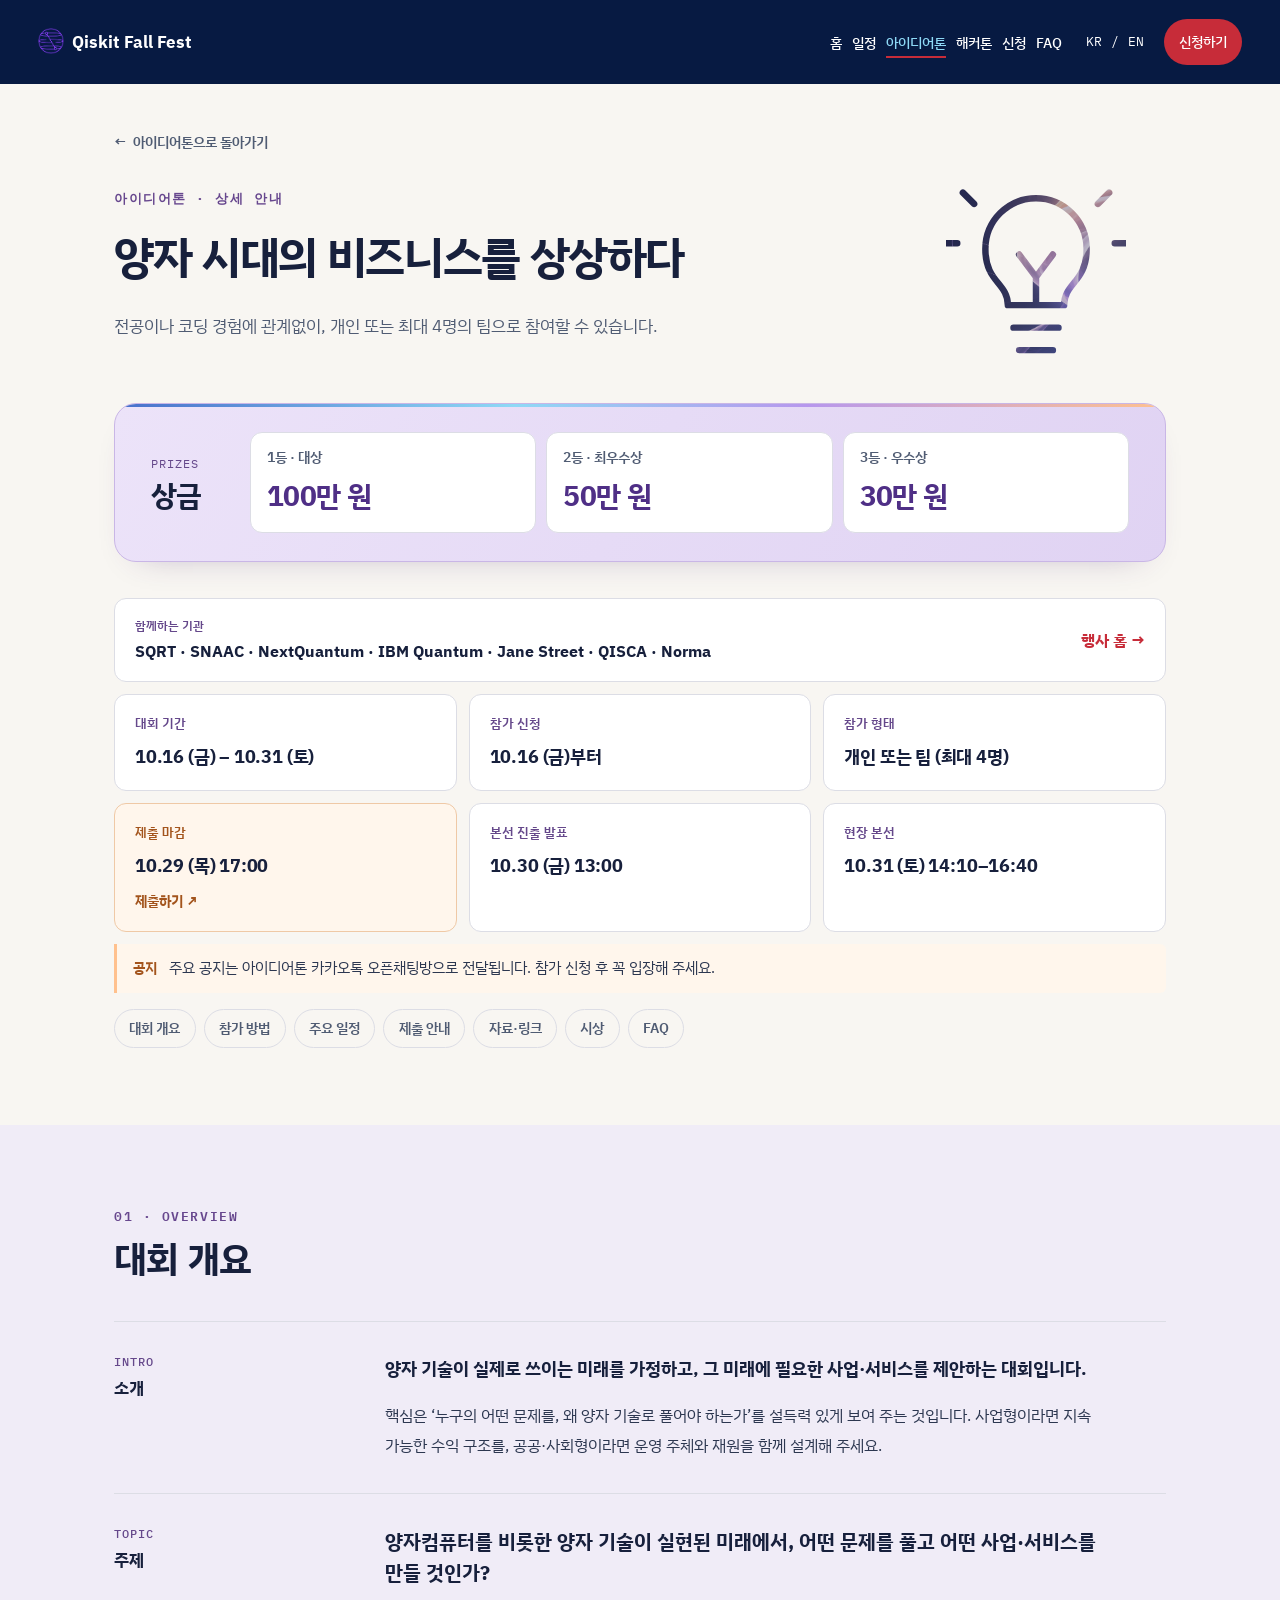
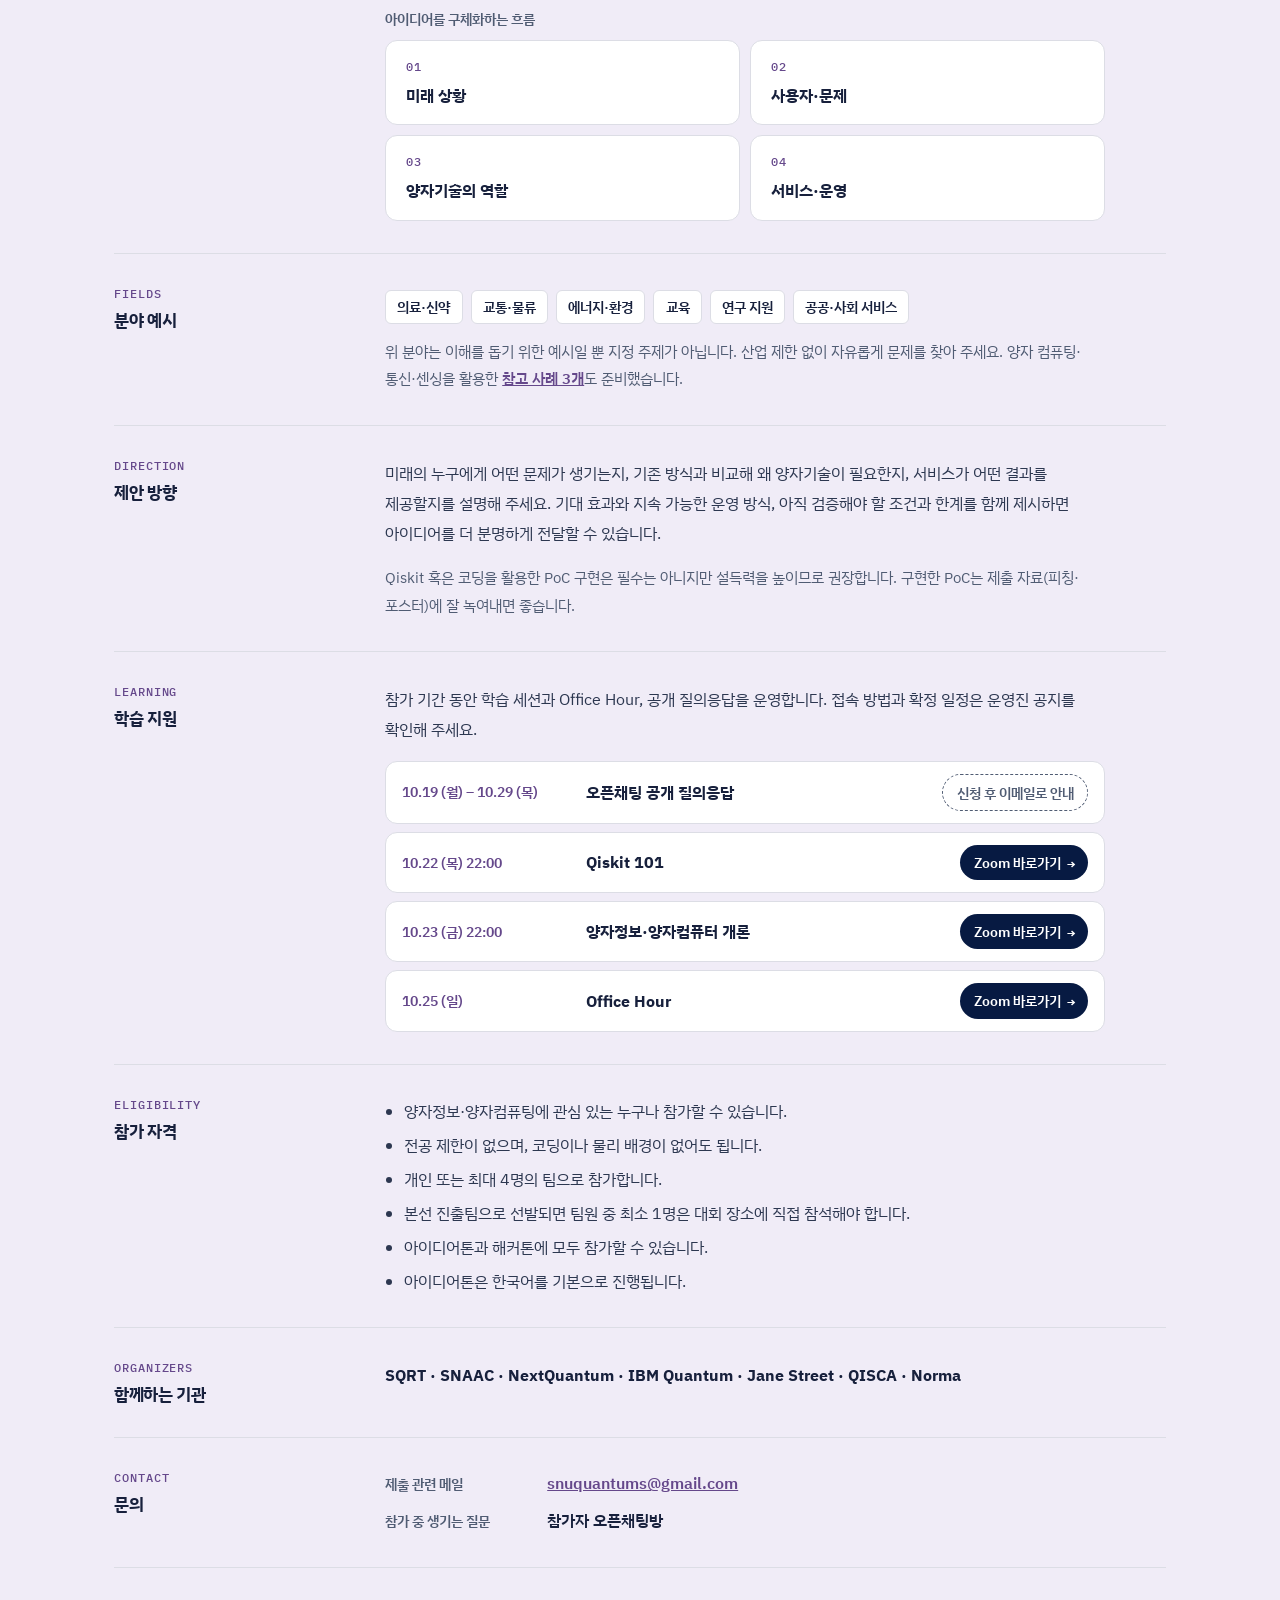
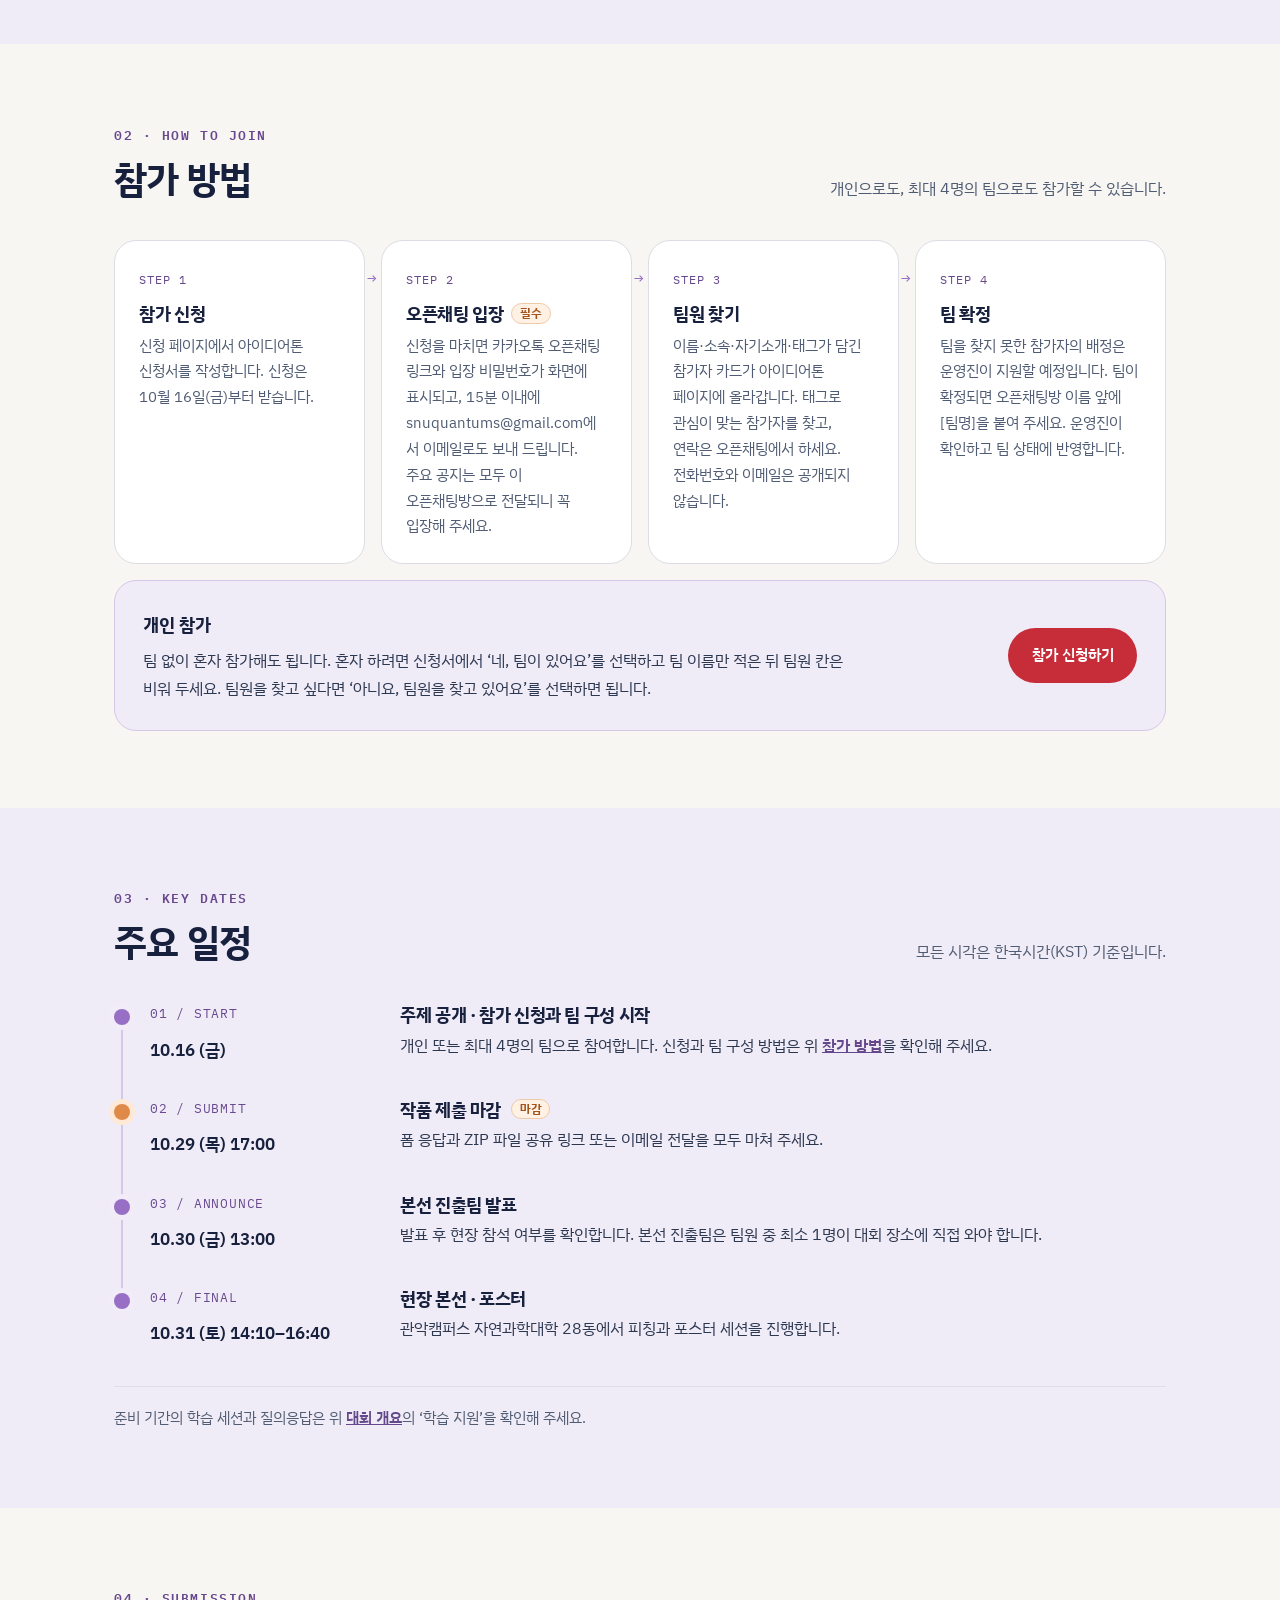
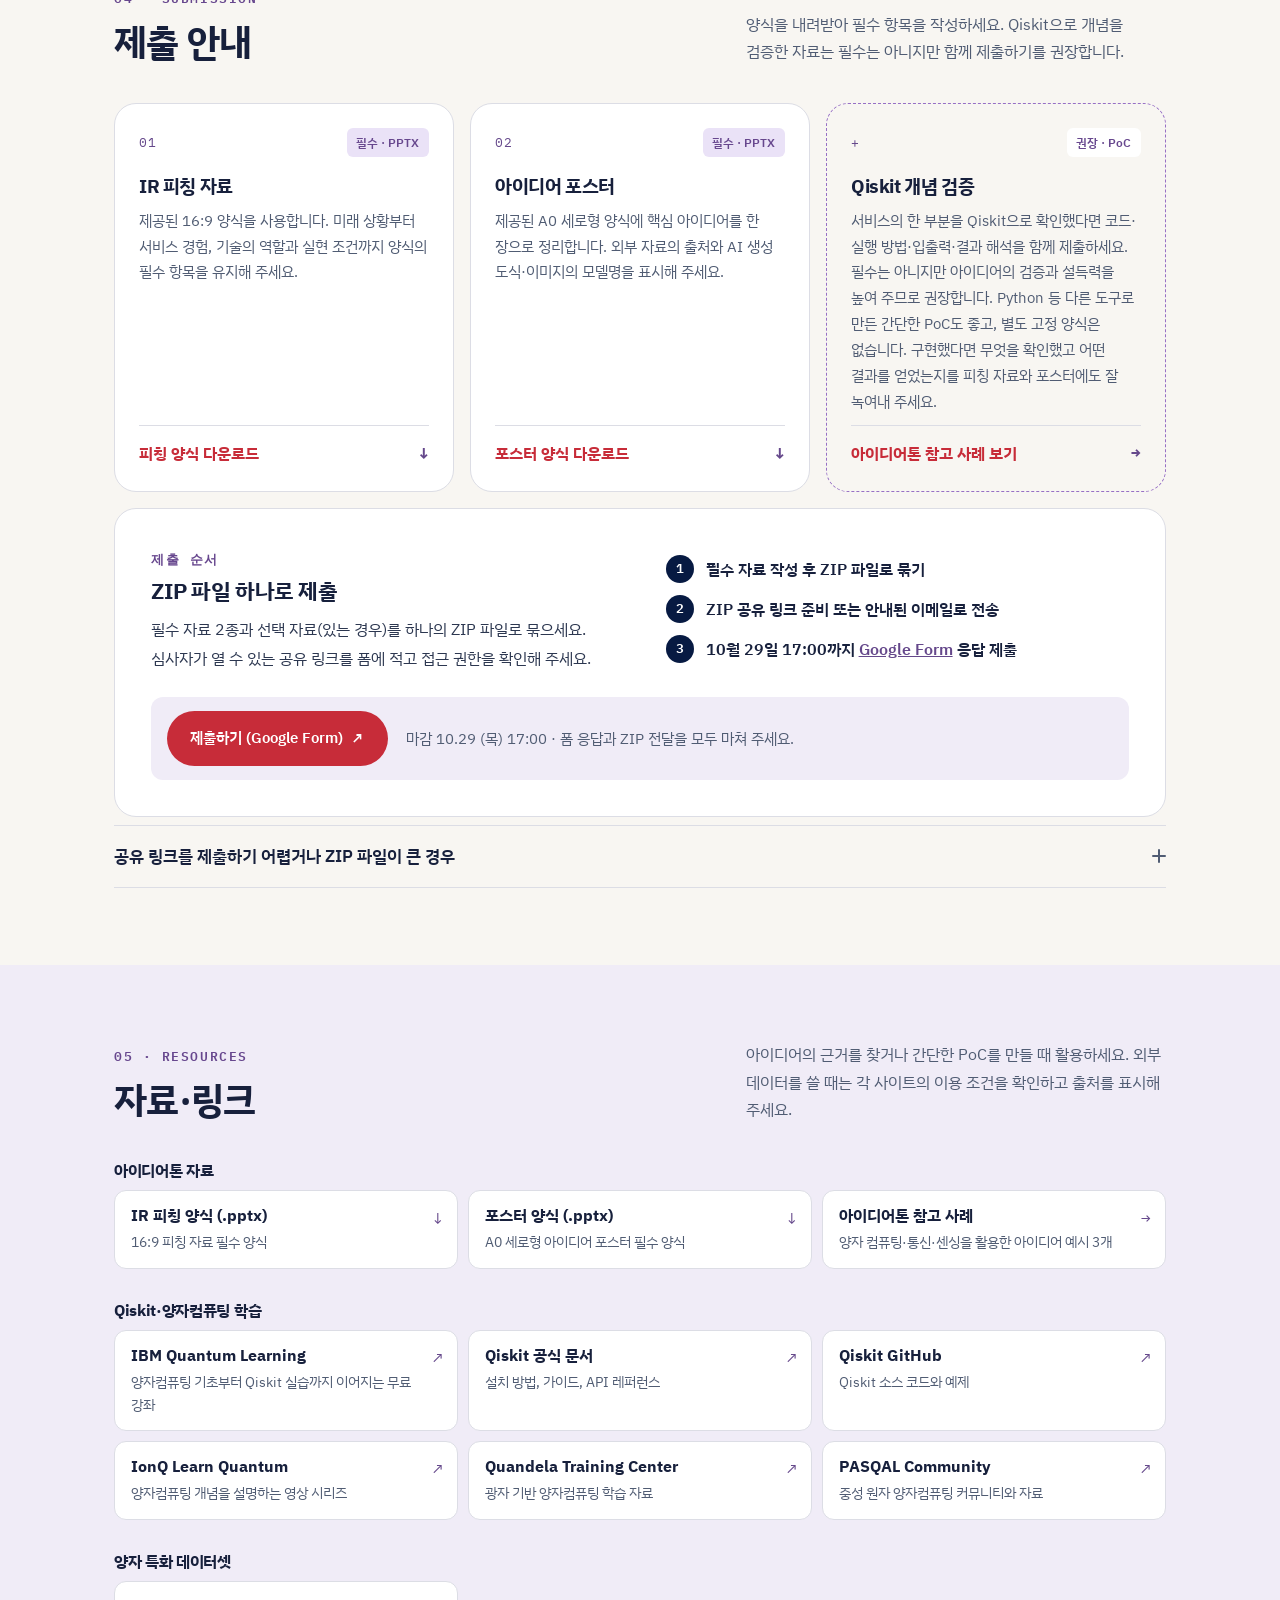
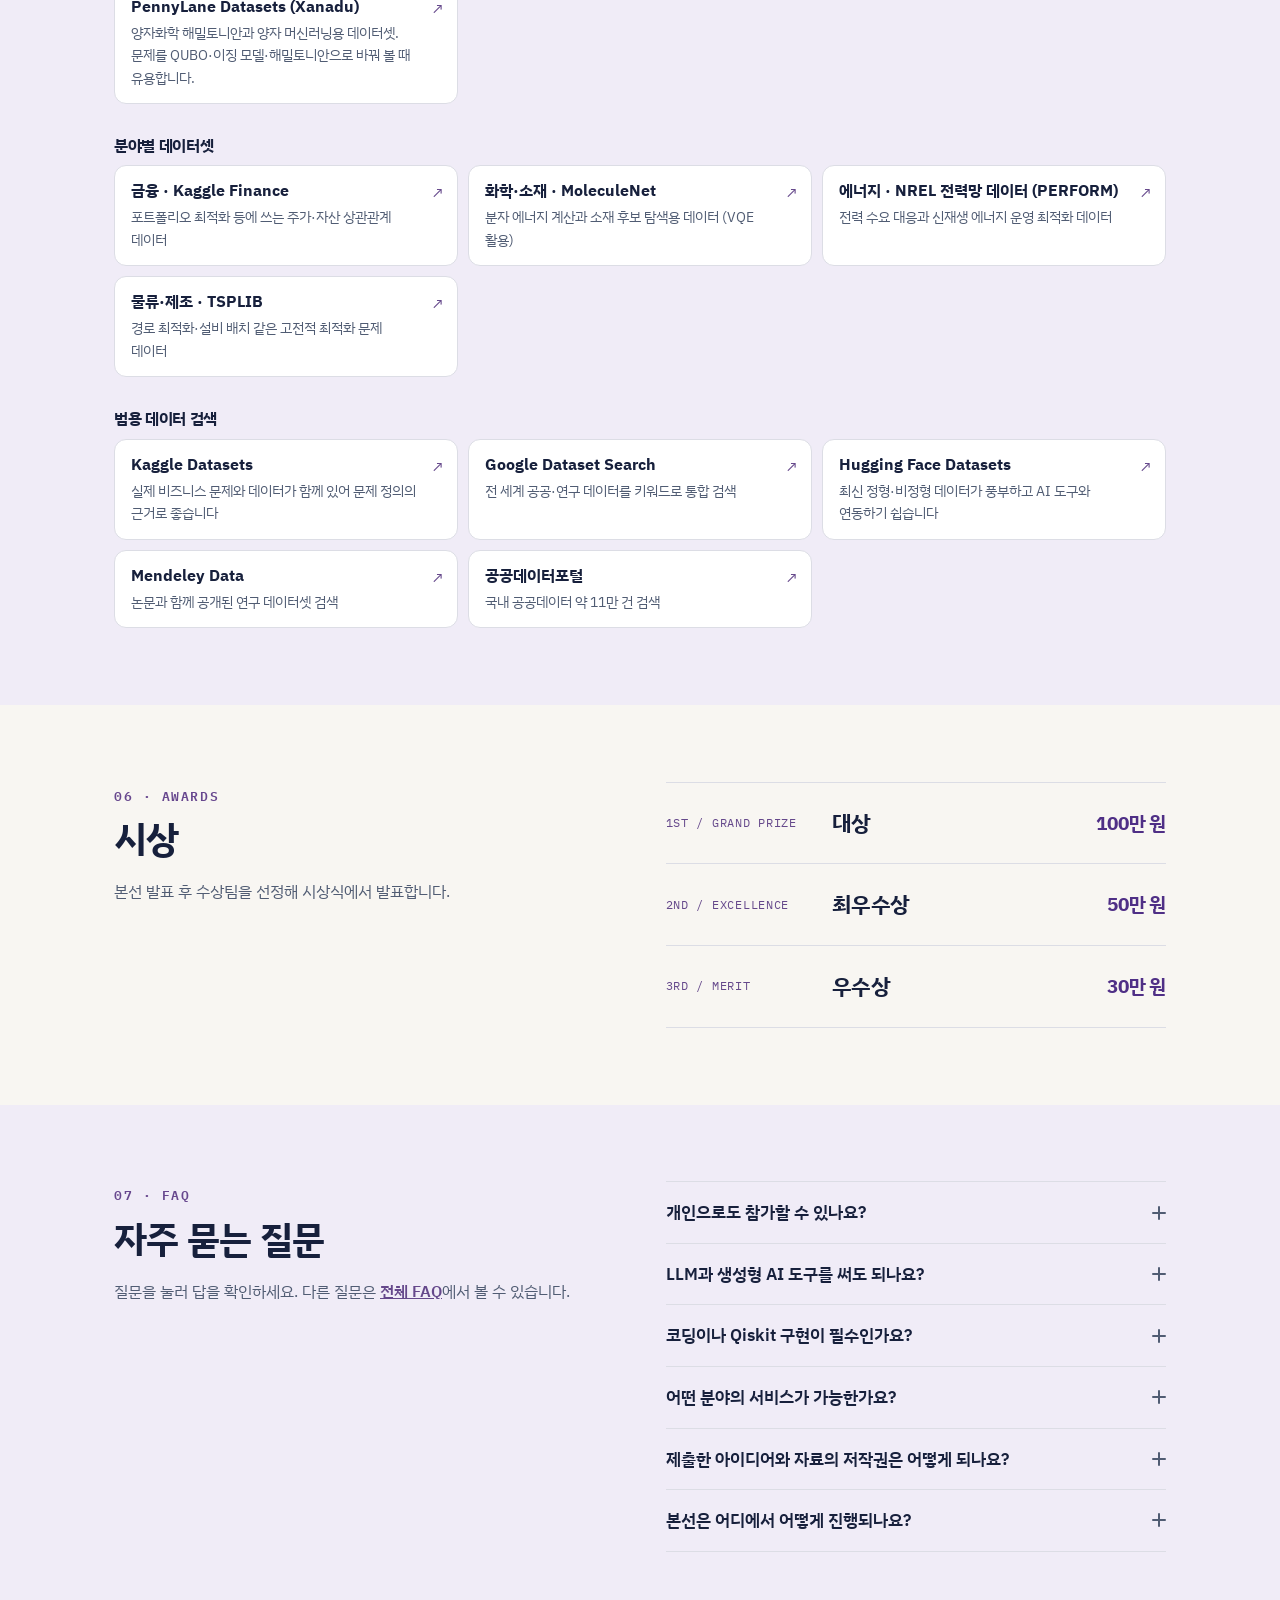
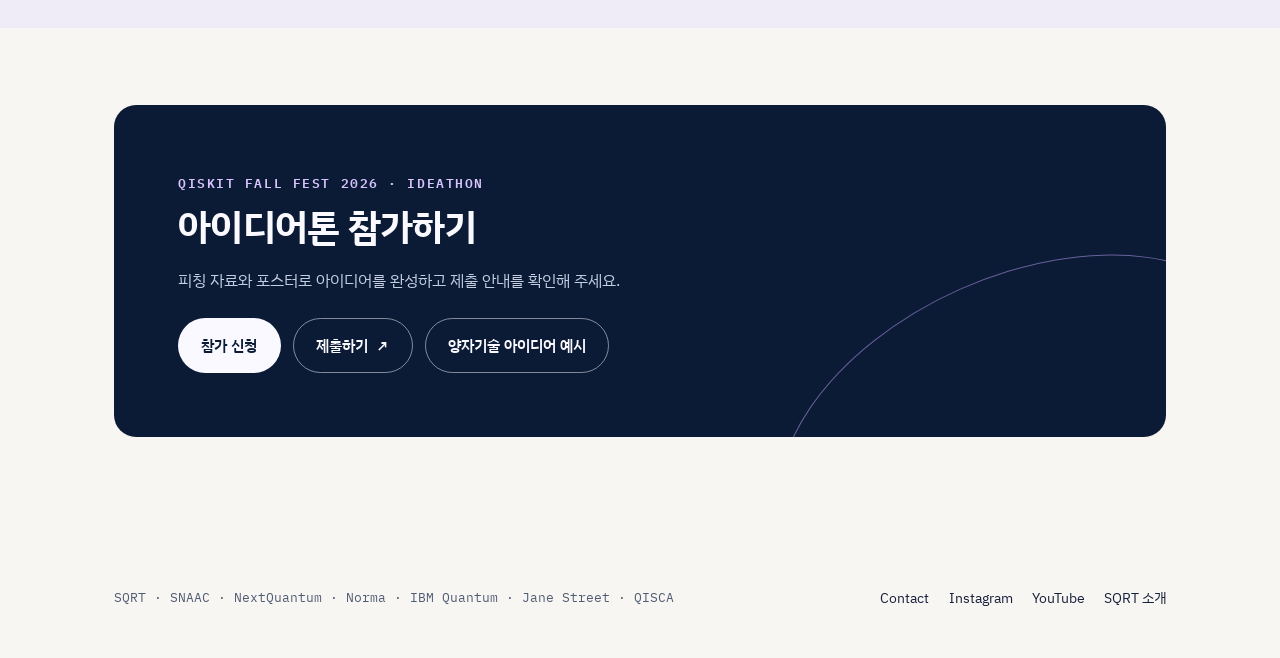
<file: ideathon-detail.html>
<!doctype html>
<html lang="ko" data-lang="kr">
<head>
<meta charset="utf-8" />
<meta name="viewport" content="width=device-width, initial-scale=1" />
<script>(function(){try{var l=localStorage.getItem('qff-lang')||'kr';document.documentElement.setAttribute('data-lang',l);}catch(e){}})();</script>
<title>Ideathon Guide | QFF SNU 2026 · Qiskit Fall Fest</title>
<meta name="description" content="아이디어톤 상세 안내: 양자 시대의 비즈니스를 상상하다. 참가 방법과 팀 구성, 10월 29일 17:00 제출 마감, 1등 100만 원 시상, 학습 세션과 데이터셋·자료 링크. Qiskit Fall Fest 2026 @ SNU.">
<link rel="canonical" href="https://snuquantums.github.io/snu-qff2026/ideathon-detail.html">
<!-- seo:start -->
<meta property="og:type" content="website">
<meta property="og:site_name" content="Qiskit Fall Fest 2026 @ SNU">
<meta property="og:locale" content="ko_KR">
<meta property="og:locale:alternate" content="en_US">
<meta property="og:title" content="Ideathon Guide | QFF SNU 2026">
<meta property="og:description" content="아이디어톤 상세 안내: 양자 시대의 비즈니스를 상상하다. 참가 방법과 팀 구성, 10월 29일 17:00 제출 마감, 1등 100만 원 시상, 학습 세션과 데이터셋·자료 링크. Qiskit Fall Fest 2026 @ SNU.">
<meta property="og:url" content="https://snuquantums.github.io/snu-qff2026/ideathon-detail.html">
<meta property="og:image" content="https://snuquantums.github.io/snu-qff2026/assets/og-card.jpg">
<meta property="og:image:width" content="1200">
<meta property="og:image:height" content="630">
<meta property="og:image:alt" content="Qiskit Fall Fest 2026 at Seoul National University, October 29–31, hosted by SQRT">
<meta name="twitter:card" content="summary_large_image">
<meta name="twitter:title" content="Ideathon Guide | QFF SNU 2026">
<meta name="twitter:description" content="아이디어톤 상세 안내: 양자 시대의 비즈니스를 상상하다. 참가 방법과 팀 구성, 10월 29일 17:00 제출 마감, 1등 100만 원 시상, 학습 세션과 데이터셋·자료 링크. Qiskit Fall Fest 2026 @ SNU.">
<meta name="twitter:image" content="https://snuquantums.github.io/snu-qff2026/assets/og-card.jpg">
<!-- seo:end -->

<link rel="preconnect" href="https://fonts.googleapis.com">
<link rel="preconnect" href="https://fonts.gstatic.com" crossorigin>
<link href="https://fonts.googleapis.com/css2?family=IBM+Plex+Sans:wght@400;500;600;700&family=IBM+Plex+Sans+KR:wght@400;500;600;700&family=IBM+Plex+Mono:wght@400;500&display=swap" rel="stylesheet">
<link rel="stylesheet" href="assets/style.css?v=c713e26183e5" />
<link rel="stylesheet" href="assets/reference-design.css?v=a2546452fe24">
<style>
/* Ideathon guide — page-scoped styles (idd-*) built on the shared site tokens, matching ideathon-cases.html. */
.idd{ --idd-violet:#65488b; --idd-violet-soft:#9770c5; --idd-line:#d5c7e8; --idd-body:#2c3750; --idd-warm:#ffc18e; word-break:keep-all; overflow-wrap:break-word; }
.idd-sec{ background:var(--paper); }
.idd-sec--alt{ background:var(--paper-alt); }

/* -- intro -- */
.idd-back-wrap{ padding-top:clamp(28px,4vw,44px); }
.idd-back{ display:inline-flex; align-items:center; gap:.45rem; font-size:.9rem; font-weight:600; color:var(--ink-soft); text-decoration:none; }
.idd-back:hover{ color:var(--idd-violet); }
.idd-intro{ padding-top:clamp(20px,3vw,32px); }
.idd-facts{ list-style:none; margin:12px 0 0; padding:0; display:grid; grid-template-columns:repeat(3,minmax(0,1fr)); gap:12px; }
.idd-facts li{ padding:18px 20px; background:#fff; border:1px solid var(--paper-line); border-radius:var(--r-md); }
.idd-facts small{ display:block; margin-bottom:6px; font-size:.8rem; font-weight:600; color:var(--idd-violet); }
.idd-facts strong{ font-size:1.15rem; letter-spacing:-.01em; }
.idd-facts .is-key{ border-color:#efc9a6; background:#fff6ec; }
.idd-facts .is-key small{ color:#a3541c; }
.idd-jump{ display:flex; flex-wrap:wrap; gap:8px; margin-top:16px; }
.idd-jump a{ padding:.42rem .9rem; border:1px solid var(--paper-line); border-radius:999px; background:var(--paper); font-size:.88rem; font-weight:600; color:var(--ink-soft); text-decoration:none; transition:border-color .2s ease,color .2s ease; }
.idd-jump a:hover{ border-color:var(--idd-violet-soft); color:var(--idd-violet); }

/* -- prize banner + notice -- */
.idd-prize-banner{ position:relative; overflow:hidden; display:grid; grid-template-columns:auto minmax(0,1fr); align-items:center; gap:clamp(20px,4vw,48px); margin-top:clamp(24px,3vw,36px); padding:clamp(20px,3vw,28px) clamp(22px,3.4vw,36px); border-radius:var(--r-lg); background:linear-gradient(120deg,#ece3f9,#e0d3f3); border:1px solid #c9b6e6; color:var(--ink); box-shadow:0 14px 34px -26px rgba(71,43,108,.45); }
.idd-prize-banner::before{ content:""; position:absolute; left:0; right:0; top:0; height:3px; background:linear-gradient(90deg,#476fcb,#8ed9f6 38%,#b797ed 66%,#ffc18e); }
.idd-prize-label small{ display:block; margin-bottom:6px; font-family:var(--font-mono); font-size:.75rem; letter-spacing:.08em; color:var(--idd-violet); }
.idd-prize-label strong{ display:block; font-size:clamp(1.4rem,2.6vw,1.8rem); line-height:1.1; letter-spacing:-.02em; white-space:nowrap; }
.idd-prize-banner ul{ list-style:none; margin:0; padding:0; display:grid; grid-template-columns:repeat(3,minmax(0,1fr)); gap:10px; }
.idd-prize-banner li{ padding:12px 16px; border:1px solid var(--paper-line); border-radius:var(--r-md); background:#fff; }
.idd-prize-banner li>span{ display:block; margin-bottom:4px; font-size:.85rem; font-weight:600; color:var(--ink-soft); }
.idd-prize-banner b{ font-size:clamp(1.35rem,2.4vw,1.75rem); letter-spacing:-.02em; color:#4f2f86; white-space:nowrap; }
.idd-alert{ display:flex; gap:12px; align-items:flex-start; margin:12px 0 0; padding:12px 16px; border-left:3px solid var(--idd-warm); border-radius:0 var(--r-sm) var(--r-sm) 0; background:#fff6ec; color:var(--idd-body); font-size:.95rem; line-height:1.6; }
.idd-alert b{ flex:none; padding-top:.05em; font-size:.85rem; color:#a3541c; }

/* -- section heads -- */
.idd-head{ display:flex; justify-content:space-between; align-items:flex-end; gap:24px; margin-bottom:clamp(24px,3vw,40px); }
.idd-head h2{ margin:0; font-size:clamp(1.6rem,3vw,2.3rem); line-height:1.25; }
.idd-head>p{ margin:0; max-width:42ch; color:var(--ink-soft); line-height:1.7; }
.idd-two{ display:grid; grid-template-columns:minmax(0,1fr) minmax(0,1fr); gap:clamp(24px,4vw,56px); align-items:start; }
.idd-text p{ margin:0 0 1em; color:var(--idd-body); font-size:1.02rem; line-height:1.85; }

/* -- about -- */
.idd-tags{ display:flex; flex-wrap:wrap; gap:8px; margin-top:4px; }
.idd-tags>span{ padding:.3rem .7rem; border-radius:var(--r-sm); background:#fff; border:1px solid var(--paper-line); font-size:.85rem; font-weight:600; color:var(--ink); }
.idd-flow{ list-style:none; margin:0; padding:0; display:grid; grid-template-columns:repeat(2,minmax(0,1fr)); gap:10px; }
.idd-flow li{ padding:18px 20px; background:#fff; border:1px solid var(--paper-line); border-radius:var(--r-md); font-weight:700; line-height:1.4; }
.idd-flow-num{ display:block; margin-bottom:8px; font-family:var(--font-mono); font-size:.75rem; font-weight:500; letter-spacing:.06em; color:var(--idd-violet); }
.idd-flow-label{ display:block; margin-bottom:10px; font-size:.85rem; font-weight:600; color:var(--ink-soft); }
/* -- overview rows (label left, content right) -- */
.idd-row{ display:grid; grid-template-columns:220px minmax(0,1fr); gap:clamp(20px,4vw,56px); padding:clamp(22px,3vw,32px) 0; border-top:1px solid var(--paper-line); }
.idd-row:last-child{ border-bottom:1px solid var(--paper-line); }
.idd-label{ margin:0; display:flex; flex-direction:column; gap:6px; font-size:1.05rem; line-height:1.4; }
.idd-label small{ font-family:var(--font-mono); font-size:.72rem; font-weight:500; letter-spacing:.08em; color:var(--idd-violet); }
.idd-row .idd-text{ max-width:72ch; }
.idd-row .idd-text>p:last-child{ margin-bottom:0; }
.idd-topic{ margin:0 0 18px!important; font-size:clamp(1.08rem,2vw,1.28rem)!important; font-weight:700; line-height:1.55!important; color:var(--ink)!important; }
.idd-text p.idd-lead{ font-size:1.12rem; font-weight:700; line-height:1.6; color:var(--ink); }
.idd-text p.idd-note{ margin-top:14px; font-size:.92rem; color:var(--ink-soft); }
.idd-text a{ color:var(--idd-violet); font-weight:600; }
.idd-sessions{ list-style:none; margin:14px 0 0; padding:0; display:grid; gap:8px; }
.idd-sessions li{ display:grid; grid-template-columns:170px minmax(0,1fr) auto; align-items:center; gap:14px; padding:12px 16px; background:#fff; border:1px solid var(--paper-line); border-radius:var(--r-md); }
.idd-ses-date{ font-size:.88rem; font-weight:600; color:var(--idd-violet); }
.idd-sessions strong{ font-size:.98rem; }
.idd-ses-btn{ display:inline-flex; align-items:center; gap:6px; padding:.38rem .85rem; border-radius:999px; background:var(--navy); color:#fff!important; font-size:.85rem; font-weight:700; text-decoration:none; white-space:nowrap; }
.idd-ses-btn::after{ content:"→"; font-family:var(--font-mono); }
.idd-ses-btn[aria-disabled="true"]{ background:transparent; border:1px dashed var(--ink-soft); color:var(--ink-soft)!important; font-weight:600; cursor:default; }
.idd-ses-btn[aria-disabled="true"]::after{ content:none; }
.idd-list{ margin:0; padding-left:1.15em; display:grid; gap:6px; color:var(--idd-body); line-height:1.75; }
.idd-dl{ margin:0; display:grid; gap:10px; }
.idd-dl div{ display:grid; grid-template-columns:150px 1fr; gap:12px; align-items:baseline; }
.idd-dl dt{ font-size:.88rem; font-weight:600; color:var(--ink-soft); }
.idd-dl dd{ margin:0; font-weight:600; color:var(--ink); }
.idd-text p.idd-orgs{ font-weight:700; color:var(--ink); }

/* -- host line above the summary cards -- */
.idd-org{ display:flex; flex-wrap:wrap; justify-content:space-between; align-items:center; gap:12px 24px; margin-top:clamp(24px,3vw,36px); padding:16px 20px; background:#fff; border:1px solid var(--paper-line); border-radius:var(--r-md); }
.idd-org dl{ margin:0; display:flex; flex-wrap:wrap; gap:10px 36px; }
.idd-org dt{ font-size:.78rem; font-weight:600; color:var(--idd-violet); }
.idd-org dd{ margin:2px 0 0; font-weight:700; color:var(--ink); }
.idd-org>a{ font-weight:700; color:var(--accent); text-decoration:none; white-space:nowrap; }

/* -- how to join -- */
.idd-join{ list-style:none; margin:0; padding:0; display:grid; grid-template-columns:repeat(4,minmax(0,1fr)); gap:16px; }
.idd-join li{ position:relative; padding:24px; background:#fff; border:1px solid var(--paper-line); border-radius:var(--r-lg); }
.idd-join li:not(:last-child)::after{ content:"→"; position:absolute; top:24px; right:-13px; z-index:1; font-family:var(--font-mono); color:var(--idd-violet-soft); }
.idd-join-num{ font-family:var(--font-mono); font-size:.75rem; letter-spacing:.08em; color:var(--idd-violet); }
.idd-join h3{ display:flex; flex-wrap:wrap; align-items:center; gap:8px; margin:10px 0 8px; font-size:1.15rem; }
.idd-join p{ margin:0; color:var(--ink-soft); font-size:.95rem; line-height:1.7; }
.idd-solo{ margin-top:16px; display:flex; justify-content:space-between; align-items:center; gap:24px; padding:clamp(20px,2.6vw,28px); background:var(--paper-alt); border:1px solid var(--idd-line); border-radius:var(--r-lg); }
.idd-solo strong{ font-size:1.12rem; }
.idd-solo p{ margin:6px 0 0; max-width:70ch; color:var(--idd-body); line-height:1.75; }
.idd-solo-actions{ flex:none; display:flex; flex-wrap:wrap; gap:10px; }

/* -- dates (uses the shared .event-timeline) -- */
.idd .event-timeline{ margin:0; }
.idd .event-timeline__step{ padding-bottom:34px; }
.idd .event-timeline__date strong{ font-size:1.05rem; font-weight:600; }
.idd .event-timeline__body h3{ display:flex; flex-wrap:wrap; align-items:center; gap:10px; margin:0 0 6px; font-size:1.15rem; }
.idd .event-timeline__body p{ margin:0; color:var(--idd-body); line-height:1.7; }
.idd .event-timeline__body a,.idd-after-timeline a{ color:var(--idd-violet); font-weight:600; }
.idd-after-timeline{ margin:4px 0 0; padding-top:18px; border-top:1px solid var(--paper-line); color:var(--ink-soft); font-size:.95rem; }
.idd .event-timeline__step.is-key::after{ background:#e08a4a; box-shadow:0 0 0 5px #fde9d6; }
.idd-badge{ padding:.12rem .5rem; border-radius:999px; background:#fff1e3; border:1px solid #efc9a6; font-size:.75rem; font-weight:700; color:#a3541c; }
.idd-more{ margin-top:8px; border-top:1px solid var(--paper-line); }
.idd-more p{ color:var(--idd-body); line-height:1.8; max-width:80ch; }
.idd-more a{ color:var(--idd-violet); font-weight:600; }

/* -- prepare & submit -- */
.idd-cards{ display:grid; grid-template-columns:repeat(3,minmax(0,1fr)); gap:16px; }
.idd-card{ display:flex; flex-direction:column; gap:10px; padding:24px; background:#fff; border:1px solid var(--paper-line); border-radius:var(--r-lg); }
.idd-card--opt{ background:transparent; border-style:dashed; border-color:var(--idd-violet-soft); }
.idd-card-top{ display:flex; justify-content:space-between; align-items:center; gap:12px; }
.idd-card-num{ font-family:var(--font-mono); font-size:.8rem; letter-spacing:.06em; color:var(--idd-violet); }
.idd-chip{ padding:.22rem .6rem; border-radius:var(--r-sm); background:var(--accent-tint); font-size:.78rem; font-weight:600; color:var(--accent-strong); }
.idd-card--opt .idd-chip{ background:#fff; }
.idd-card h3{ margin:8px 0 0; font-size:1.2rem; }
.idd-card p{ margin:0; color:var(--ink-soft); font-size:.95rem; line-height:1.7; }
.idd-card-link{ margin-top:auto; padding-top:14px; border-top:1px solid var(--paper-line); display:flex; justify-content:space-between; align-items:center; gap:12px; font-weight:700; color:var(--accent); text-decoration:none; }
.idd-card-link:hover{ color:var(--idd-violet); }
.idd-card-link::after{ content:"↓"; font-family:var(--font-mono); color:var(--idd-violet); }
.idd-card-link.is-page::after{ content:"→"; }
.idd-submit{ margin-top:16px; padding:clamp(24px,3vw,36px); background:#fff; border:1px solid var(--paper-line); border-radius:var(--r-lg); display:grid; grid-template-columns:minmax(0,1fr) minmax(0,1fr); gap:24px clamp(24px,4vw,56px); }
.idd-submit h3{ margin:0 0 10px; font-size:1.35rem; }
.idd-submit p{ margin:0; color:var(--idd-body); line-height:1.8; }
.idd-steps{ list-style:none; margin:0; padding:0; display:grid; gap:12px; align-content:center; counter-reset:idd-step; }
.idd-steps li{ counter-increment:idd-step; display:flex; align-items:center; gap:12px; font-weight:600; line-height:1.5; }
.idd-steps li::before{ content:counter(idd-step); flex:none; display:grid; place-items:center; width:28px; height:28px; border-radius:50%; background:var(--navy); color:#fff; font-family:var(--font-mono); font-size:.8rem; }
.idd-submit-cta{ grid-column:1/-1; display:flex; flex-wrap:wrap; align-items:center; gap:12px 18px; padding:14px 16px; border-radius:var(--r-md); background:var(--paper-alt); }
.idd-submit-cta>span{ color:var(--ink-soft); font-size:.92rem; }
.idd-steps a{ color:var(--idd-violet); }
.idd-fact-link{ display:block; width:fit-content; margin-top:8px; font-size:.88rem; font-weight:700; color:#a3541c; text-decoration:none; }
.idd-fact-link::after{ content:" ↗"; }
.idd-fact-link:hover{ text-decoration:underline; }

/* -- resources -- */
.idd-res-group+.idd-res-group{ margin-top:clamp(22px,2.8vw,32px); }
.idd-res-title{ margin:0 0 10px; font-size:1rem; }
.idd-res{ list-style:none; margin:0; padding:0; display:grid; grid-template-columns:repeat(3,minmax(0,1fr)); gap:10px; }
.idd-res a{ position:relative; display:flex; flex-direction:column; gap:4px; height:100%; padding:14px 40px 14px 16px; background:#fff; border:1px solid var(--paper-line); border-radius:var(--r-md); color:var(--ink); text-decoration:none; transition:border-color .2s ease,background-color .2s ease; }
.idd-res a:hover{ border-color:var(--idd-violet-soft); background:#faf7ff; }
.idd-res a::after{ content:"↗"; position:absolute; top:14px; right:14px; font-family:var(--font-mono); color:var(--idd-violet); }
.idd-res a[download]::after{ content:"↓"; }
.idd-res a[href="ideathon-cases.html"]::after{ content:"→"; }
.idd-res strong{ font-size:.98rem; line-height:1.4; }
.idd-res a>span{ font-size:.88rem; line-height:1.6; color:var(--ink-soft); }

/* -- awards -- */
.idd-awards{ list-style:none; margin:0; padding:0; border-top:1px solid var(--paper-line); }
.idd-awards li{ display:grid; grid-template-columns:150px 1fr auto; align-items:center; gap:16px; padding:22px 0; border-bottom:1px solid var(--paper-line); }
.idd-awards li>span{ font-family:var(--font-mono); font-size:.75rem; letter-spacing:.06em; color:var(--idd-violet); }
.idd-awards strong{ font-size:1.35rem; letter-spacing:-.02em; }
.idd-prize{ font-size:1.2rem; font-weight:700; letter-spacing:-.01em; color:#4f2f86; white-space:nowrap; }

/* -- faq (uses the shared details.faq-item) -- */
.idd-faq-side p{ color:var(--ink-soft); line-height:1.7; }
.idd-faq-side a{ color:var(--idd-violet); font-weight:600; }
.idd .faq-list{ border-top:1px solid var(--paper-line); }
.idd details.faq-item p{ color:var(--idd-body); line-height:1.8; max-width:none; }

/* -- closing -- */
.idd-closing{ position:relative; overflow:hidden; padding:clamp(32px,5vw,64px); border-radius:var(--r-lg); background:#0b1b36; color:#faf9ff; }
.idd-closing::before{ content:""; position:absolute; right:-120px; bottom:-160px; width:520px; height:320px; border:1px solid rgba(183,151,237,.55); border-radius:50%; transform:rotate(-24deg); pointer-events:none; }
.idd-closing .eyebrow{ color:#d9c4ff; }
.idd-closing h2{ position:relative; max-width:22ch; line-height:1.25; }
.idd-closing p{ position:relative; max-width:56ch; color:#c5cee1; line-height:1.75; }
.idd-actions{ position:relative; display:flex; flex-wrap:wrap; gap:12px; margin-top:var(--sp-3); }
.idd-closing .btn-solid{ background:#faf9ff; color:#0b1b36; }
.idd-closing .btn-outline{ color:#faf9ff; border-color:rgba(250,249,255,.5); }
.idd-closing .btn-outline:hover{ background:rgba(255,255,255,.08); }

@media(max-width:900px){
 .idd-head{ flex-direction:column; align-items:flex-start; }
 .idd-two,.idd-submit{ grid-template-columns:1fr; }
 .idd-cards,.idd-join,.idd-res{ grid-template-columns:1fr 1fr; }
 .idd-card--opt{ grid-column:1/-1; }
 .idd-join li::after{ display:none; }
 .idd-row{ grid-template-columns:1fr; gap:10px; }
 .idd-label{ flex-direction:row; align-items:baseline; gap:10px; }
 .idd-solo{ flex-direction:column; align-items:flex-start; }
}
@media(max-width:600px){
 .idd-cards,.idd-join,.idd-res{ grid-template-columns:1fr; }
 .idd-prize-banner,.idd-prize-banner ul{ grid-template-columns:1fr; }
 .idd-prize-banner ul{ gap:6px; }
 .idd-prize-banner li{ display:flex; justify-content:space-between; align-items:baseline; gap:12px; padding:10px 14px; }
 .idd-prize-banner li>span{ margin:0; }
 .idd-prize-banner b{ font-size:1.15rem; }
 .idd-facts{ grid-template-columns:1fr 1fr; }
 .idd-facts li{ padding:14px 16px; }
 .idd-facts strong{ font-size:1rem; }
 .idd-dl div{ grid-template-columns:1fr; gap:2px; }
 .idd-sessions li{ grid-template-columns:1fr; gap:6px; }
 .idd-ses-btn{ justify-self:start; }
 .idd-solo-actions,.idd-solo-actions .btn{ width:100%; }
 .idd-awards li{ grid-template-columns:1fr auto; }
 .idd-awards li>span{ grid-column:1/-1; }
 .idd-actions .btn{ width:100%; }
}

/* -- floating back button (appears after scrolling) -- */
.idd-backfab{ position:fixed; left:clamp(12px,3vw,28px); bottom:clamp(12px,3vw,28px); z-index:60; display:inline-flex; align-items:center; gap:6px; padding:.65rem 1.05rem; border-radius:999px; background:var(--navy); color:#fff; font-size:.9rem; font-weight:700; text-decoration:none; box-shadow:0 12px 26px -14px rgba(11,28,64,.6); opacity:0; transform:translateY(8px); pointer-events:none; transition:opacity .2s ease,transform .2s ease; }
.idd-backfab.is-shown{ opacity:1; transform:none; pointer-events:auto; }
.idd-backfab:hover{ background:#17294b; }
@media(prefers-reduced-motion:reduce){ .idd-backfab{ transition:none; } }
</style>
</head>
<body>

<header class="site-header">
  <div class="wrap">
    <a href="index.html" class="brand">
      <span class="mark" aria-hidden="true">
        <svg viewBox="0 0 24 24" fill="none" xmlns="http://www.w3.org/2000/svg">
          <circle cx="12" cy="12" r="2.1" style="fill:var(--navy-ink)"/>
          <ellipse cx="12" cy="12" rx="9" ry="3.6" style="stroke:var(--navy-ink)" stroke-width="1.1"/>
          <ellipse cx="12" cy="12" rx="9" ry="3.6" style="stroke:var(--navy-ink)" stroke-width="1.1" transform="rotate(60 12 12)"/>
          <ellipse cx="12" cy="12" rx="9" ry="3.6" style="stroke:var(--navy-ink)" stroke-width="1.1" transform="rotate(120 12 12)"/>
        </svg>
      </span>
      Qiskit Fall Fest <small>@ SNU · SQRT</small>
    </a>
    <nav class="primary-nav">
      <ul>
        <li><a href="index.html" data-nav="index.html"><span data-kr>홈</span><span data-en>Home</span></a></li>
        <li><a href="schedule.html" data-nav="schedule.html"><span data-kr>일정</span><span data-en>Schedule</span></a></li>
        <li><a href="ideathon.html" data-nav="ideathon.html" aria-current="page"><span data-kr>아이디어톤</span><span data-en>Ideathon</span></a></li>
        <li><a href="hackathon.html" data-nav="hackathon.html"><span data-kr>해커톤</span><span data-en>Hackathon</span></a></li>
        <li><a href="register.html" data-nav="register.html"><span data-kr>신청</span><span data-en>Register</span></a></li>
        <li><a href="faq.html" data-nav="faq.html">FAQ</a></li>
      </ul>
      <div class="nav-actions">
        <button class="lang-toggle" data-disabled="false" aria-label="Toggle language">KR / EN</button>
        <a href="register.html" class="btn btn-solid"><span data-kr>신청하기</span><span data-en>Register</span></a>
        <button class="menu-btn" aria-label="Menu"><span></span></button>
      </div>
    </nav>
  </div>
</header>

<main class="idd">
  <a class="idd-backfab" href="ideathon.html" data-back="ideathon.html">← <span data-kr>아이디어톤으로</span><span data-en>Back to Ideathon</span></a>


  <!-- ============================ INTRO ================================ -->
  <section class="paper-surface" style="padding-top:0">
    <div class="wrap idd-back-wrap">
      <a class="idd-back" href="ideathon.html" data-back="ideathon.html">← <span data-kr>아이디어톤으로 돌아가기</span><span data-en>Back to Ideathon</span></a>
    </div>
    <div class="wrap page-intro-layout idd-intro">
      <span class="page-intro-icon icon-art" style="mask-image:url('assets/icons/idea.svg');-webkit-mask-image:url('assets/icons/idea.svg')" aria-hidden="true"></span>
      <span class="eyebrow"><span data-kr>아이디어톤 · 상세 안내</span><span data-en>Ideathon · Guide</span></span>
      <h1 style="font-size:clamp(1.9rem,4vw,2.8rem);line-height:1.2">
        <span data-kr>양자 시대의 비즈니스를 상상하다</span>
        <span data-en>Imagining business in the quantum era</span>
      </h1>
      <p class="lede">
        <span data-kr>전공이나 코딩 경험에 관계없이, 개인 또는 최대 4명의 팀으로 참여할 수 있습니다.</span>
        <span data-en>Anyone can take part, whatever their major or coding experience, solo or in a team of up to four.</span>
      </p>

      <div class="idd-prize-banner">
        <div class="idd-prize-label"><small>PRIZES</small><strong><span data-kr>상금</span><span data-en>Prizes</span></strong></div>
        <ul>
          <li><span><span data-kr>1등 · 대상</span><span data-en>1st · Grand Prize</span></span><b><span data-kr>100만 원</span><span data-en>KRW 1,000,000</span></b></li>
          <li><span><span data-kr>2등 · 최우수상</span><span data-en>2nd · Excellence Award</span></span><b><span data-kr>50만 원</span><span data-en>KRW 500,000</span></b></li>
          <li><span><span data-kr>3등 · 우수상</span><span data-en>3rd · Merit Award</span></span><b><span data-kr>30만 원</span><span data-en>KRW 300,000</span></b></li>
        </ul>
      </div>

      <div class="idd-org">
        <dl>
          <div><dt><span data-kr>함께하는 기관</span><span data-en>Organizers &amp; partners</span></dt><dd>SQRT · SNAAC · NextQuantum · IBM Quantum · Jane Street · QISCA · Norma</dd></div>
        </dl>
        <a href="index.html"><span data-kr>행사 홈</span><span data-en>Event home</span> →</a>
      </div>
      <ul class="idd-facts" aria-label="대회 요약">
        <li><small><span data-kr>대회 기간</span><span data-en>Event period</span></small><strong><span data-kr>10.16 (금) – 10.31 (토)</span><span data-en>Fri 10.16 – Sat 10.31</span></strong></li>
        <li><small><span data-kr>참가 신청</span><span data-en>Registration</span></small><strong><span data-kr>10.16 (금)부터</span><span data-en>Opens Fri 10.16</span></strong></li>
        <li><small><span data-kr>참가 형태</span><span data-en>Entry</span></small><strong><span data-kr>개인 또는 팀 (최대 4명)</span><span data-en>Solo or team (up to 4)</span></strong></li>
        <li class="is-key"><small><span data-kr>제출 마감</span><span data-en>Submission deadline</span></small><strong><span data-kr>10.29 (목) 17:00</span><span data-en>Thu 10.29, 17:00 KST</span></strong><a class="idd-fact-link" href="https://forms.gle/Q28SJKdK5dUDAgcQ9" target="_blank" rel="noopener"><span data-kr>제출하기</span><span data-en>Submit</span></a></li>
        <li><small><span data-kr>본선 진출 발표</span><span data-en>Finalists announced</span></small><strong><span data-kr>10.30 (금) 13:00</span><span data-en>Fri 10.30, 13:00</span></strong></li>
        <li><small><span data-kr>현장 본선</span><span data-en>On-site final</span></small><strong><span data-kr>10.31 (토) 14:10–16:40</span><span data-en>Sat 10.31, 14:10–16:40</span></strong></li>
      </ul>
      <p class="idd-alert"><b><span data-kr>공지</span><span data-en>Notice</span></b><span><span data-kr>주요 공지는 아이디어톤 카카오톡 오픈채팅방으로 전달됩니다. 참가 신청 후 꼭 입장해 주세요.</span><span data-en>All key announcements are posted in the Ideathon KakaoTalk open chat. Please join it after you register.</span></span></p>
      <nav class="idd-jump" aria-label="페이지 목차">
        <a href="#about"><span data-kr>대회 개요</span><span data-en>Overview</span></a>
        <a href="#join"><span data-kr>참가 방법</span><span data-en>How to join</span></a>
        <a href="#dates"><span data-kr>주요 일정</span><span data-en>Key dates</span></a>
        <a href="#submit"><span data-kr>제출 안내</span><span data-en>Submission</span></a>
        <a href="#resources"><span data-kr>자료·링크</span><span data-en>Resources</span></a>
        <a href="#awards"><span data-kr>시상</span><span data-en>Awards</span></a>
        <a href="#faq">FAQ</a>
      </nav>
    </div>
  </section>

  <!-- ============================ OVERVIEW ================================ -->
  <section class="idd-sec idd-sec--alt" id="about">
    <div class="wrap">
      <div class="idd-head">
        <div>
          <span class="eyebrow">01 · OVERVIEW</span>
          <h2><span data-kr>대회 개요</span><span data-en>Overview</span></h2>
        </div>
      </div>

      <div class="idd-row">
        <h3 class="idd-label"><small>INTRO</small><span data-kr>소개</span><span data-en>Intro</span></h3>
        <div class="idd-text">
          <p class="idd-lead"><span data-kr>양자 기술이 실제로 쓰이는 미래를 가정하고, 그 미래에 필요한 사업·서비스를 제안하는 대회입니다.</span><span data-en>An idea competition: assume a future where quantum technology is in real use, and propose the business or service that future needs.</span></p>
          <p><span data-kr>핵심은 ‘누구의 어떤 문제를, 왜 양자 기술로 풀어야 하는가’를 설득력 있게 보여 주는 것입니다. 사업형이라면 지속 가능한 수익 구조를, 공공·사회형이라면 운영 주체와 재원을 함께 설계해 주세요.</span><span data-en>The key is to show convincingly whose problem you solve and why it needs quantum technology. For a commercial idea, design a sustainable business model; for a public or social one, think through who runs it and how it is funded.</span></p>
        </div>
      </div>

      <div class="idd-row">
        <h3 class="idd-label"><small>TOPIC</small><span data-kr>주제</span><span data-en>Topic</span></h3>
        <div class="idd-text">
          <p class="idd-topic"><span data-kr>양자컴퓨터를 비롯한 양자 기술이 실현된 미래에서, 어떤 문제를 풀고 어떤 사업·서비스를 만들 것인가?</span><span data-en>In a future where quantum technologies, including quantum computers, have become reality, what problems will you solve, and what businesses and services will you build?</span></p>
          <span class="idd-flow-label"><span data-kr>아이디어를 구체화하는 흐름</span><span data-en>How an idea takes shape</span></span>
          <ol class="idd-flow">
            <li><span class="idd-flow-num">01</span><span data-kr>미래 상황</span><span data-en>Future scenario</span></li>
            <li><span class="idd-flow-num">02</span><span data-kr>사용자·문제</span><span data-en>User &amp; problem</span></li>
            <li><span class="idd-flow-num">03</span><span data-kr>양자기술의 역할</span><span data-en>Role of quantum tech</span></li>
            <li><span class="idd-flow-num">04</span><span data-kr>서비스·운영</span><span data-en>Service &amp; operation</span></li>
          </ol>
        </div>
      </div>

      <div class="idd-row">
        <h3 class="idd-label"><small>FIELDS</small><span data-kr>분야 예시</span><span data-en>Example fields</span></h3>
        <div class="idd-text">
          <div class="idd-tags"><span><span data-kr>의료·신약</span><span data-en>Medicine &amp; drug discovery</span></span><span><span data-kr>교통·물류</span><span data-en>Transport &amp; logistics</span></span><span><span data-kr>에너지·환경</span><span data-en>Energy &amp; environment</span></span><span><span data-kr>교육</span><span data-en>Education</span></span><span><span data-kr>연구 지원</span><span data-en>Research support</span></span><span><span data-kr>공공·사회 서비스</span><span data-en>Public &amp; social services</span></span></div>
          <p class="idd-note"><span data-kr>위 분야는 이해를 돕기 위한 예시일 뿐 지정 주제가 아닙니다. 산업 제한 없이 자유롭게 문제를 찾아 주세요. 양자 컴퓨팅·통신·센싱을 활용한 <a href="ideathon-cases.html">참고 사례 3개</a>도 준비했습니다.</span><span data-en>These fields are examples only, not assigned topics. There are no industry restrictions, so find your own problem. We’ve also prepared <a href="ideathon-cases.html">three reference cases</a> covering quantum computing, communication and sensing.</span></p>
        </div>
      </div>

      <div class="idd-row">
        <h3 class="idd-label"><small>DIRECTION</small><span data-kr>제안 방향</span><span data-en>Proposal direction</span></h3>
        <div class="idd-text">
          <p><span data-kr>미래의 누구에게 어떤 문제가 생기는지, 기존 방식과 비교해 왜 양자기술이 필요한지, 서비스가 어떤 결과를 제공할지를 설명해 주세요. 기대 효과와 지속 가능한 운영 방식, 아직 검증해야 할 조건과 한계를 함께 제시하면 아이디어를 더 분명하게 전달할 수 있습니다.</span><span data-en>Explain who in the future faces what problem, why quantum technology is needed compared with existing approaches, and what result your service delivers. Adding the expected impact, a sustainable way to run it, and the conditions and limits still to be verified makes your idea much clearer.</span></p>
          <p class="idd-note"><span data-kr>Qiskit 혹은 코딩을 활용한 PoC 구현은 필수는 아니지만 설득력을 높이므로 권장합니다. 구현한 PoC는 제출 자료(피칭·포스터)에 잘 녹여내면 좋습니다.</span><span data-en>A PoC built with Qiskit or code isn’t required, but it makes your idea more convincing, so we recommend it. It works best when woven into your submitted pitch deck and poster.</span></p>
        </div>
      </div>

      <div class="idd-row">
        <h3 class="idd-label"><small>LEARNING</small><span data-kr>학습 지원</span><span data-en>Learning support</span></h3>
        <div class="idd-text">
          <p><span data-kr>참가 기간 동안 학습 세션과 Office Hour, 공개 질의응답을 운영합니다. 접속 방법과 확정 일정은 운영진 공지를 확인해 주세요.</span><span data-en>Learning sessions, office hours and open Q&amp;A run during the event. Check organizer announcements for access details and the confirmed schedule.</span></p>
          <ul class="idd-sessions">
            <li><span class="idd-ses-date"><span data-kr>10.19 (월) – 10.29 (목)</span><span data-en>Mon 10.19 – Thu 10.29</span></span><strong><span data-kr>오픈채팅 공개 질의응답</span><span data-en>Open Q&amp;A in the open chat</span></strong><a class="idd-ses-btn" aria-disabled="true"><span data-kr>신청 후 이메일로 안내</span><span data-en>Sent by email after registering</span></a></li>
            <li><span class="idd-ses-date"><span data-kr>10.22 (목) 22:00</span><span data-en>Thu 10.22, 22:00</span></span><strong><span data-kr>Qiskit 101</span><span data-en>Qiskit 101</span></strong><a class="idd-ses-btn" href="https://snu-ac-kr.zoom.us/j/82403714072?pwd=g57sZkOaUlokeHneY0z1XJdoDVh6QC.1" target="_blank" rel="noopener"><span data-kr>Zoom 바로가기</span><span data-en>Join on Zoom</span></a></li>
            <li><span class="idd-ses-date"><span data-kr>10.23 (금) 22:00</span><span data-en>Fri 10.23, 22:00</span></span><strong><span data-kr>양자정보·양자컴퓨터 개론</span><span data-en>Intro to quantum information &amp; computers</span></strong><a class="idd-ses-btn" href="https://snu-ac-kr.zoom.us/j/82403714072?pwd=g57sZkOaUlokeHneY0z1XJdoDVh6QC.1" target="_blank" rel="noopener"><span data-kr>Zoom 바로가기</span><span data-en>Join on Zoom</span></a></li>
            <li><span class="idd-ses-date"><span data-kr>10.25 (일)</span><span data-en>Sun 10.25</span></span><strong><span data-kr>Office Hour</span><span data-en>Office hour</span></strong><a class="idd-ses-btn" href="https://snu-ac-kr.zoom.us/j/82403714072?pwd=g57sZkOaUlokeHneY0z1XJdoDVh6QC.1" target="_blank" rel="noopener"><span data-kr>Zoom 바로가기</span><span data-en>Join on Zoom</span></a></li>
          </ul>
        </div>
      </div>

      <div class="idd-row">
        <h3 class="idd-label"><small>ELIGIBILITY</small><span data-kr>참가 자격</span><span data-en>Eligibility</span></h3>
        <div class="idd-text">
          <ul class="idd-list">
            <li><span data-kr>양자정보·양자컴퓨팅에 관심 있는 누구나 참가할 수 있습니다.</span><span data-en>Anyone interested in quantum information or computing can join.</span></li>
            <li><span data-kr>전공 제한이 없으며, 코딩이나 물리 배경이 없어도 됩니다.</span><span data-en>Any major is welcome, and no coding or physics background is needed.</span></li>
            <li><span data-kr>개인 또는 최대 4명의 팀으로 참가합니다.</span><span data-en>Enter solo or as a team of up to four.</span></li>
            <li><span data-kr>본선 진출팀으로 선발되면 팀원 중 최소 1명은 대회 장소에 직접 참석해야 합니다.</span><span data-en>If your team is selected as a finalist, at least one member must attend in person at the venue.</span></li>
            <li><span data-kr>아이디어톤과 해커톤에 모두 참가할 수 있습니다.</span><span data-en>You can join both the Ideathon and the Hackathon.</span></li>
            <li><span data-kr>아이디어톤은 한국어를 기본으로 진행됩니다.</span><span data-en>The Ideathon runs primarily in Korean.</span></li>
          </ul>
        </div>
      </div>

      <div class="idd-row">
        <h3 class="idd-label"><small>ORGANIZERS</small><span data-kr>함께하는 기관</span><span data-en>Organizers &amp; partners</span></h3>
        <div class="idd-text">
          <p class="idd-orgs">SQRT · SNAAC · NextQuantum · IBM Quantum · Jane Street · QISCA · Norma</p>
        </div>
      </div>

      <div class="idd-row">
        <h3 class="idd-label"><small>CONTACT</small><span data-kr>문의</span><span data-en>Contact</span></h3>
        <div class="idd-text">
          <dl class="idd-dl">
            <div><dt><span data-kr>제출 관련 메일</span><span data-en>Submission email</span></dt><dd><a href="mailto:snuquantums@gmail.com">snuquantums@gmail.com</a></dd></div>
            <div><dt><span data-kr>참가 중 생기는 질문</span><span data-en>Questions during the event</span></dt><dd><span data-kr>참가자 오픈채팅방</span><span data-en>Participants’ open chat</span></dd></div>
          </dl>
        </div>
      </div>
    </div>
  </section>

  <!-- ============================ HOW TO JOIN ================================ -->
  <section class="idd-sec" id="join">
    <div class="wrap">
      <div class="idd-head">
        <div>
          <span class="eyebrow">02 · HOW TO JOIN</span>
          <h2><span data-kr>참가 방법</span><span data-en>How to join</span></h2>
        </div>
        <p><span data-kr>개인으로도, 최대 4명의 팀으로도 참가할 수 있습니다.</span><span data-en>Join solo or as a team of up to four.</span></p>
      </div>
      <ol class="idd-join">
        <li>
          <span class="idd-join-num">STEP 1</span>
          <h3><span data-kr>참가 신청</span><span data-en>Register</span></h3>
          <p><span data-kr>신청 페이지에서 아이디어톤 신청서를 작성합니다. 신청은 10월 16일(금)부터 받습니다.</span><span data-en>Fill in the Ideathon form on the Register page; registration opens Fri Oct 16.</span></p>
        </li>
        <li>
          <span class="idd-join-num">STEP 2</span>
          <h3><span data-kr>오픈채팅 입장</span><span data-en>Join the open chat</span><span class="idd-badge"><span data-kr>필수</span><span data-en>Required</span></span></h3>
          <p><span data-kr>신청을 마치면 카카오톡 오픈채팅 링크와 입장 비밀번호가 화면에 표시되고, 15분 이내에 snuquantums@gmail.com에서 이메일로도 보내 드립니다. 주요 공지는 모두 이 오픈채팅방으로 전달되니 꼭 입장해 주세요.</span><span data-en>When you finish, the KakaoTalk open-chat link and entry password appear on screen and are emailed from snuquantums@gmail.com within 15 minutes. All key announcements are posted there, so be sure to join.</span></p>
        </li>
        <li>
          <span class="idd-join-num">STEP 3</span>
          <h3><span data-kr>팀원 찾기</span><span data-en>Find teammates</span></h3>
          <p><span data-kr>이름·소속·자기소개·태그가 담긴 참가자 카드가 아이디어톤 페이지에 올라갑니다. 태그로 관심이 맞는 참가자를 찾고, 연락은 오픈채팅에서 하세요. 전화번호와 이메일은 공개되지 않습니다.</span><span data-en>Your participant card (name, affiliation, self-introduction, tags) appears on the Ideathon page. Use tags to find people with matching interests and reach out in the open chat. Phone numbers and emails stay private.</span></p>
        </li>
        <li>
          <span class="idd-join-num">STEP 4</span>
          <h3><span data-kr>팀 확정</span><span data-en>Lock in your team</span></h3>
          <p><span data-kr>팀을 찾지 못한 참가자의 배정은 운영진이 지원할 예정입니다. 팀이 확정되면 오픈채팅방 이름 앞에 [팀명]을 붙여 주세요. 운영진이 확인하고 팀 상태에 반영합니다.</span><span data-en>Organizers will help place participants who haven’t found a team. Once your team is set, add [TeamName] in front of your name in the open chat; organizers will check it and update your team status.</span></p>
        </li>
      </ol>
      <div class="idd-solo">
        <div>
          <strong><span data-kr>개인 참가</span><span data-en>Solo entry</span></strong>
          <p><span data-kr>팀 없이 혼자 참가해도 됩니다. 혼자 하려면 신청서에서 ‘네, 팀이 있어요’를 선택하고 팀 이름만 적은 뒤 팀원 칸은 비워 두세요. 팀원을 찾고 싶다면 ‘아니요, 팀원을 찾고 있어요’를 선택하면 됩니다.</span><span data-en>You can take part on your own. To go solo, choose “Yes, I have a team” on the form, enter a team name and leave the teammate fields empty. To look for teammates, choose “No, I’m looking for teammates”.</span></p>
        </div>
        <div class="idd-solo-actions">
          <a class="btn btn-solid" href="register.html#ideathon"><span data-kr>참가 신청하기</span><span data-en>Register</span></a>
        </div>
      </div>
    </div>
  </section>

  <!-- ============================ DATES ================================ -->
  <section class="idd-sec idd-sec--alt" id="dates">
    <div class="wrap">
      <div class="idd-head">
        <div>
          <span class="eyebrow">03 · KEY DATES</span>
          <h2><span data-kr>주요 일정</span><span data-en>Key dates</span></h2>
        </div>
        <p><span data-kr>모든 시각은 한국시간(KST) 기준입니다.</span><span data-en>All times are Korea Standard Time (KST).</span></p>
      </div>
      <ol class="event-timeline">
        <li class="event-timeline__step">
          <div class="event-timeline__date"><span>01 / START</span><strong><span data-kr>10.16 (금)</span><span data-en>Fri 10.16</span></strong></div>
          <div class="event-timeline__body"><h3><span data-kr>주제 공개 · 참가 신청과 팀 구성 시작</span><span data-en>Topic released · registration and team building open</span></h3><p><span data-kr>개인 또는 최대 4명의 팀으로 참여합니다. 신청과 팀 구성 방법은 위 <a href="#join">참가 방법</a>을 확인해 주세요.</span><span data-en>Join solo or as a team of up to four. See <a href="#join">How to join</a> above for registration and team building.</span></p></div>
        </li>
        <li class="event-timeline__step is-key">
          <div class="event-timeline__date"><span>02 / SUBMIT</span><strong><span data-kr>10.29 (목) 17:00</span><span data-en>Thu 10.29, 17:00</span></strong></div>
          <div class="event-timeline__body"><h3><span data-kr>작품 제출 마감</span><span data-en>Submission deadline</span><span class="idd-badge"><span data-kr>마감</span><span data-en>Deadline</span></span></h3><p><span data-kr>폼 응답과 ZIP 파일 공유 링크 또는 이메일 전달을 모두 마쳐 주세요.</span><span data-en>Complete both the form response and the ZIP (shared link or email).</span></p></div>
        </li>
        <li class="event-timeline__step">
          <div class="event-timeline__date"><span>03 / ANNOUNCE</span><strong><span data-kr>10.30 (금) 13:00</span><span data-en>Fri 10.30, 13:00</span></strong></div>
          <div class="event-timeline__body"><h3><span data-kr>본선 진출팀 발표</span><span data-en>Finalists announced</span></h3><p><span data-kr>발표 후 현장 참석 여부를 확인합니다. 본선 진출팀은 팀원 중 최소 1명이 대회 장소에 직접 와야 합니다.</span><span data-en>We’ll confirm on-site attendance after the announcement. At least one member of each finalist team must come to the venue in person.</span></p></div>
        </li>
        <li class="event-timeline__step">
          <div class="event-timeline__date"><span>04 / FINAL</span><strong><span data-kr>10.31 (토) 14:10–16:40</span><span data-en>Sat 10.31, 14:10–16:40</span></strong></div>
          <div class="event-timeline__body"><h3><span data-kr>현장 본선 · 포스터</span><span data-en>On-site final · posters</span></h3><p><span data-kr>관악캠퍼스 자연과학대학 28동에서 피칭과 포스터 세션을 진행합니다.</span><span data-en>Pitches and the poster session take place in Building 28 (College of Natural Sciences), Gwanak campus.</span></p></div>
        </li>
      </ol>
      <p class="idd-after-timeline"><span data-kr>준비 기간의 학습 세션과 질의응답은 위 <a href="#about">대회 개요</a>의 ‘학습 지원’을 확인해 주세요.</span><span data-en>For learning sessions and Q&amp;A during the preparation period, see “Learning support” in the <a href="#about">Overview</a>.</span></p>
    </div>
  </section>

  <!-- ============================ PREPARE & SUBMIT ================================ -->
  <section class="idd-sec" id="submit">
    <div class="wrap">
      <div class="idd-head">
        <div>
          <span class="eyebrow">04 · SUBMISSION</span>
          <h2><span data-kr>제출 안내</span><span data-en>Submission</span></h2>
        </div>
        <p><span data-kr>양식을 내려받아 필수 항목을 작성하세요. Qiskit으로 개념을 검증한 자료는 필수는 아니지만 함께 제출하기를 권장합니다.</span><span data-en>Download the templates and fill in the required items. Material that tests your concept in Qiskit isn’t required, but we recommend including it.</span></p>
      </div>
      <div class="idd-cards">
        <article class="idd-card">
          <div class="idd-card-top"><span class="idd-card-num">01</span><span class="idd-chip"><span data-kr>필수 · PPTX</span><span data-en>Required · PPTX</span></span></div>
          <h3><span data-kr>IR 피칭 자료</span><span data-en>IR pitch deck</span></h3>
          <p><span data-kr>제공된 16:9 양식을 사용합니다. 미래 상황부터 서비스 경험, 기술의 역할과 실현 조건까지 양식의 필수 항목을 유지해 주세요.</span><span data-en>Use the provided 16:9 template and keep its required items, from the future scenario and service experience to the role of the technology and what it takes to make it real.</span></p>
          <a class="idd-card-link" href="assets/downloads/QFF_Ideathon_Pitching_Deck_16x9.pptx" download><span data-kr>피칭 양식 다운로드</span><span data-en>Download pitch template</span></a>
        </article>
        <article class="idd-card">
          <div class="idd-card-top"><span class="idd-card-num">02</span><span class="idd-chip"><span data-kr>필수 · PPTX</span><span data-en>Required · PPTX</span></span></div>
          <h3><span data-kr>아이디어 포스터</span><span data-en>Idea poster</span></h3>
          <p><span data-kr>제공된 A0 세로형 양식에 핵심 아이디어를 한 장으로 정리합니다. 외부 자료의 출처와 AI 생성 도식·이미지의 모델명을 표시해 주세요.</span><span data-en>Summarize your key idea on one page using the provided A0 portrait template. Cite external sources and name the AI model behind any AI-generated diagrams or images.</span></p>
          <a class="idd-card-link" href="assets/downloads/QFF_Ideathon_Lean_Canvas_A0.pptx" download><span data-kr>포스터 양식 다운로드</span><span data-en>Download poster template</span></a>
        </article>
        <article class="idd-card idd-card--opt">
          <div class="idd-card-top"><span class="idd-card-num">+</span><span class="idd-chip"><span data-kr>권장 · PoC</span><span data-en>Recommended · PoC</span></span></div>
          <h3><span data-kr>Qiskit 개념 검증</span><span data-en>Qiskit proof of concept</span></h3>
          <p><span data-kr>서비스의 한 부분을 Qiskit으로 확인했다면 코드·실행 방법·입출력·결과 해석을 함께 제출하세요. 필수는 아니지만 아이디어의 검증과 설득력을 높여 주므로 권장합니다. Python 등 다른 도구로 만든 간단한 PoC도 좋고, 별도 고정 양식은 없습니다. 구현했다면 무엇을 확인했고 어떤 결과를 얻었는지를 피칭 자료와 포스터에도 잘 녹여내 주세요.</span><span data-en>If you tested part of your service in Qiskit, include the code, how to run it, its inputs and outputs, and how to read the results. It isn’t required, but it makes your idea more verifiable and convincing, so we recommend it. A simple PoC in Python or another tool also works, and there is no fixed template. If you build one, weave what you tested and what you found into your pitch deck and poster.</span></p>
          <a class="idd-card-link is-page" href="ideathon-cases.html"><span data-kr>아이디어톤 참고 사례 보기</span><span data-en>See Ideathon reference cases</span></a>
        </article>
      </div>

      <div class="idd-submit">
        <div>
          <span class="eyebrow"><span data-kr>제출 순서</span><span data-en>How to submit</span></span>
          <h3><span data-kr>ZIP 파일 하나로 제출</span><span data-en>Submit as one ZIP</span></h3>
          <p><span data-kr>필수 자료 2종과 선택 자료(있는 경우)를 하나의 ZIP 파일로 묶으세요. 심사자가 열 수 있는 공유 링크를 폼에 적고 접근 권한을 확인해 주세요.</span><span data-en>Bundle the two required files and any optional material into one ZIP. Put a link the judges can open in the form, and check its access permissions.</span></p>
        </div>
        <ol class="idd-steps">
          <li><span data-kr>필수 자료 작성 후 ZIP 파일로 묶기</span><span data-en>Finish the required files and zip them</span></li>
          <li><span data-kr>ZIP 공유 링크 준비 또는 안내된 이메일로 전송</span><span data-en>Prepare a share link for the ZIP, or email it to the address below</span></li>
          <li><span data-kr>10월 29일 17:00까지 <a href="https://forms.gle/Q28SJKdK5dUDAgcQ9" target="_blank" rel="noopener">Google Form</a> 응답 제출</span><span data-en>Submit the <a href="https://forms.gle/Q28SJKdK5dUDAgcQ9" target="_blank" rel="noopener">Google Form</a> by Oct 29, 17:00</span></li>
        </ol>
        <div class="idd-submit-cta"><a class="btn btn-solid" href="https://forms.gle/Q28SJKdK5dUDAgcQ9" target="_blank" rel="noopener"><span data-kr>제출하기 (Google Form)</span><span data-en>Submit (Google Form)</span> ↗</a><span><span data-kr>마감 10.29 (목) 17:00 · 폼 응답과 ZIP 전달을 모두 마쳐 주세요.</span><span data-en>Deadline Thu 10.29, 17:00 KST · complete both the form and the ZIP.</span></span></div>
      </div>

      <details class="faq-item idd-more">
        <summary><span><span data-kr>공유 링크를 제출하기 어렵거나 ZIP 파일이 큰 경우</span><span data-en>If you can’t share a link or the ZIP is too large</span></span><span class="faq-toggle" aria-hidden="true"></span></summary>
        <p><span data-kr>ZIP 파일을 <a href="mailto:snuquantums@gmail.com?subject=%5BQFF%20%EC%95%84%EC%9D%B4%EB%94%94%EC%96%B4%ED%86%A4%20%EC%A0%9C%EC%B6%9C%5D%20%ED%8C%80%EB%AA%85_%EB%8C%80%ED%91%9C%EC%9E%90%EC%9D%B4%EB%A6%84">snuquantums@gmail.com</a>로 보내고, 폼의 제출 문항에 ‘이메일 발송 / ZIP 파일명 / 발송 시각’을 적어 주세요. 첨부 용량을 초과하면 ZIP의 공유 링크를 이메일 본문에 넣어 주세요. 메일 제목: [QFF 아이디어톤 제출] 팀명_대표자이름. 이메일로 보내더라도 폼 응답은 마감 전 제출해야 합니다.</span><span data-en>Email the ZIP to <a href="mailto:snuquantums@gmail.com?subject=%5BQFF%20%EC%95%84%EC%9D%B4%EB%94%94%EC%96%B4%ED%86%A4%20%EC%A0%9C%EC%B6%9C%5D%20%ED%8C%80%EB%AA%85_%EB%8C%80%ED%91%9C%EC%9E%90%EC%9D%B4%EB%A6%84">snuquantums@gmail.com</a> and, in the form’s submission field, write “sent by email / ZIP file name / time sent”. If the attachment is too large, put a share link to the ZIP in the email body. Subject line: [QFF 아이디어톤 제출] TeamName_RepresentativeName. Even if you send it by email, the form response must still be submitted before the deadline.</span></p>
      </details>
    </div>
  </section>

  <!-- ============================ RESOURCES ================================ -->
  <section class="idd-sec idd-sec--alt" id="resources">
    <div class="wrap">
      <div class="idd-head">
        <div>
          <span class="eyebrow">05 · RESOURCES</span>
          <h2><span data-kr>자료·링크</span><span data-en>Resources</span></h2>
        </div>
        <p><span data-kr>아이디어의 근거를 찾거나 간단한 PoC를 만들 때 활용하세요. 외부 데이터를 쓸 때는 각 사이트의 이용 조건을 확인하고 출처를 표시해 주세요.</span><span data-en>Use these to back up your idea or build a simple PoC. When you use external data, check each site’s terms and cite the source.</span></p>
      </div>

      <div class="idd-res-group">
        <h3 class="idd-res-title"><span data-kr>아이디어톤 자료</span><span data-en>Ideathon materials</span></h3>
        <ul class="idd-res">
          <li><a href="assets/downloads/QFF_Ideathon_Pitching_Deck_16x9.pptx" download><strong><span data-kr>IR 피칭 양식 (.pptx)</span><span data-en>IR pitch template (.pptx)</span></strong><span><span data-kr>16:9 피칭 자료 필수 양식</span><span data-en>Required 16:9 pitch deck template</span></span></a></li>
          <li><a href="assets/downloads/QFF_Ideathon_Lean_Canvas_A0.pptx" download><strong><span data-kr>포스터 양식 (.pptx)</span><span data-en>Poster template (.pptx)</span></strong><span><span data-kr>A0 세로형 아이디어 포스터 필수 양식</span><span data-en>Required A0 portrait idea poster template</span></span></a></li>
          <li><a href="ideathon-cases.html"><strong><span data-kr>아이디어톤 참고 사례</span><span data-en>Ideathon reference cases</span></strong><span><span data-kr>양자 컴퓨팅·통신·센싱을 활용한 아이디어 예시 3개</span><span data-en>Three example ideas using quantum computing, communication and sensing</span></span></a></li>
        </ul>
      </div>

      <div class="idd-res-group" id="res-learning">
        <h3 class="idd-res-title"><span data-kr>Qiskit·양자컴퓨팅 학습</span><span data-en>Learn Qiskit and quantum computing</span></h3>
        <ul class="idd-res">
          <li><a href="https://quantum.cloud.ibm.com/learning" target="_blank" rel="noopener"><strong>IBM Quantum Learning</strong><span><span data-kr>양자컴퓨팅 기초부터 Qiskit 실습까지 이어지는 무료 강좌</span><span data-en>Free courses from quantum basics to hands-on Qiskit</span></span></a></li>
          <li><a href="https://quantum.cloud.ibm.com/docs" target="_blank" rel="noopener"><strong><span data-kr>Qiskit 공식 문서</span><span data-en>Qiskit documentation</span></strong><span><span data-kr>설치 방법, 가이드, API 레퍼런스</span><span data-en>Installation, guides and API reference</span></span></a></li>
          <li><a href="https://github.com/Qiskit/qiskit" target="_blank" rel="noopener"><strong>Qiskit GitHub</strong><span><span data-kr>Qiskit 소스 코드와 예제</span><span data-en>Qiskit source code and examples</span></span></a></li>
          <li><a href="https://www.ionq.com/explainers/learn-quantum-explainer-video-series" target="_blank" rel="noopener"><strong>IonQ Learn Quantum</strong><span><span data-kr>양자컴퓨팅 개념을 설명하는 영상 시리즈</span><span data-en>Video series explaining quantum computing concepts</span></span></a></li>
          <li><a href="https://www.quandela.com/ko/products-and-services/training-center/" target="_blank" rel="noopener"><strong>Quandela Training Center</strong><span><span data-kr>광자 기반 양자컴퓨팅 학습 자료</span><span data-en>Learning material on photonic quantum computing</span></span></a></li>
          <li><a href="https://community.pasqal.com/" target="_blank" rel="noopener"><strong>PASQAL Community</strong><span><span data-kr>중성 원자 양자컴퓨팅 커뮤니티와 자료</span><span data-en>Neutral-atom quantum computing community and resources</span></span></a></li>
        </ul>
      </div>

      <div class="idd-res-group">
        <h3 class="idd-res-title"><span data-kr>양자 특화 데이터셋</span><span data-en>Quantum-ready datasets</span></h3>
        <ul class="idd-res">
          <li><a href="https://pennylane.ai/datasets/" target="_blank" rel="noopener"><strong>PennyLane Datasets (Xanadu)</strong><span><span data-kr>양자화학 해밀토니안과 양자 머신러닝용 데이터셋. 문제를 QUBO·이징 모델·해밀토니안으로 바꿔 볼 때 유용합니다.</span><span data-en>Quantum-chemistry Hamiltonians and quantum ML datasets, handy when recasting a problem as a QUBO, Ising model or Hamiltonian.</span></span></a></li>
        </ul>
      </div>

      <div class="idd-res-group">
        <h3 class="idd-res-title"><span data-kr>분야별 데이터셋</span><span data-en>Datasets by field</span></h3>
        <ul class="idd-res">
          <li><a href="https://www.kaggle.com/datasets?search=finance" target="_blank" rel="noopener"><strong><span data-kr>금융 · Kaggle Finance</span><span data-en>Finance · Kaggle Finance</span></strong><span><span data-kr>포트폴리오 최적화 등에 쓰는 주가·자산 상관관계 데이터</span><span data-en>Stock prices and asset correlations for portfolio optimization and more</span></span></a></li>
          <li><a href="https://deepchem.readthedocs.io/en/latest/api_reference/moleculenet.html" target="_blank" rel="noopener"><strong><span data-kr>화학·소재 · MoleculeNet</span><span data-en>Chemistry &amp; materials · MoleculeNet</span></strong><span><span data-kr>분자 에너지 계산과 소재 후보 탐색용 데이터 (VQE 활용)</span><span data-en>Data for molecular energy calculations and material screening (VQE)</span></span></a></li>
          <li><a href="https://github.com/PERFORM-Forecasts/documentation" target="_blank" rel="noopener"><strong><span data-kr>에너지 · NREL 전력망 데이터 (PERFORM)</span><span data-en>Energy · NREL grid data (PERFORM)</span></strong><span><span data-kr>전력 수요 대응과 신재생 에너지 운영 최적화 데이터</span><span data-en>Power-demand and renewable-operation optimization data</span></span></a></li>
          <li><a href="https://comopt.ifi.uni-heidelberg.de/software/TSPLIB95/index.html" target="_blank" rel="noopener"><strong><span data-kr>물류·제조 · TSPLIB</span><span data-en>Logistics &amp; manufacturing · TSPLIB</span></strong><span><span data-kr>경로 최적화·설비 배치 같은 고전적 최적화 문제 데이터</span><span data-en>Classic optimization instances such as routing and facility layout</span></span></a></li>
        </ul>
      </div>

      <div class="idd-res-group">
        <h3 class="idd-res-title"><span data-kr>범용 데이터 검색</span><span data-en>General dataset search</span></h3>
        <ul class="idd-res">
          <li><a href="https://www.kaggle.com/datasets" target="_blank" rel="noopener"><strong>Kaggle Datasets</strong><span><span data-kr>실제 비즈니스 문제와 데이터가 함께 있어 문제 정의의 근거로 좋습니다</span><span data-en>Real business problems paired with data, useful for grounding your problem</span></span></a></li>
          <li><a href="https://datasetsearch.research.google.com/" target="_blank" rel="noopener"><strong>Google Dataset Search</strong><span><span data-kr>전 세계 공공·연구 데이터를 키워드로 통합 검색</span><span data-en>Search public and research data worldwide by keyword</span></span></a></li>
          <li><a href="https://huggingface.co/datasets" target="_blank" rel="noopener"><strong>Hugging Face Datasets</strong><span><span data-kr>최신 정형·비정형 데이터가 풍부하고 AI 도구와 연동하기 쉽습니다</span><span data-en>Rich, up-to-date datasets that work well with AI tools</span></span></a></li>
          <li><a href="https://data.mendeley.com/" target="_blank" rel="noopener"><strong>Mendeley Data</strong><span><span data-kr>논문과 함께 공개된 연구 데이터셋 검색</span><span data-en>Research datasets published alongside papers</span></span></a></li>
          <li><a href="https://www.data.go.kr/tcs/dss/selectDataSetList.do" target="_blank" rel="noopener"><strong><span data-kr>공공데이터포털</span><span data-en>Korea Public Data Portal</span></strong><span><span data-kr>국내 공공데이터 약 11만 건 검색</span><span data-en>About 110,000 Korean public datasets</span></span></a></li>
        </ul>
      </div>
    </div>
  </section>

  <!-- ============================ AWARDS ================================ -->
  <section class="idd-sec" id="awards">
    <div class="wrap idd-two">
      <div>
        <span class="eyebrow">06 · AWARDS</span>
        <h2 style="font-size:clamp(1.6rem,3vw,2.3rem);line-height:1.25"><span data-kr>시상</span><span data-en>Awards</span></h2>
        <p class="lede" style="font-size:1rem"><span data-kr>본선 발표 후 수상팀을 선정해 시상식에서 발표합니다.</span><span data-en>Winners are selected after the final pitches and announced at the awards ceremony.</span></p>
      </div>
      <ul class="idd-awards">
        <li><span>1ST / GRAND PRIZE</span><strong><span data-kr>대상</span><span data-en>Grand Prize</span></strong><b class="idd-prize"><span data-kr>100만 원</span><span data-en>KRW 1,000,000</span></b></li>
        <li><span>2ND / EXCELLENCE</span><strong><span data-kr>최우수상</span><span data-en>Excellence Award</span></strong><b class="idd-prize"><span data-kr>50만 원</span><span data-en>KRW 500,000</span></b></li>
        <li><span>3RD / MERIT</span><strong><span data-kr>우수상</span><span data-en>Merit Award</span></strong><b class="idd-prize"><span data-kr>30만 원</span><span data-en>KRW 300,000</span></b></li>
      </ul>
    </div>
  </section>

  <!-- ============================ FAQ ================================ -->
  <section class="idd-sec idd-sec--alt" id="faq">
    <div class="wrap idd-two">
      <div class="idd-faq-side">
        <span class="eyebrow">07 · FAQ</span>
        <h2 style="font-size:clamp(1.6rem,3vw,2.3rem);line-height:1.25"><span data-kr>자주 묻는 질문</span><span data-en>FAQ</span></h2>
        <p><span data-kr>질문을 눌러 답을 확인하세요. 다른 질문은 <a href="faq.html">전체 FAQ</a>에서 볼 수 있습니다.</span><span data-en>Open a question to see the answer. More questions are in the <a href="faq.html">full FAQ</a>.</span></p>
      </div>
      <div class="faq-list">
        <details class="faq-item">
          <summary><span><span data-kr>개인으로도 참가할 수 있나요?</span><span data-en>Can I take part on my own?</span></span><span class="faq-toggle" aria-hidden="true"></span></summary>
          <p><span data-kr>네. 개인 또는 최대 4명의 팀으로 참가할 수 있습니다. 팀을 꾸리고 싶다면 아이디어톤 페이지의 참가자 카드와 오픈채팅에서 팀원을 찾을 수 있고, 팀을 찾지 못하면 운영진이 배정을 지원할 예정입니다. 혼자 하려면 신청서에서 ‘네, 팀이 있어요’를 고르고 팀 이름만 적으면 됩니다.</span><span data-en>Yes. You can enter solo or as a team of up to four. If you want a team, look for teammates through the participant cards on the Ideathon page and the open chat; if you can’t find one, organizers will help place you. To go solo, choose “Yes, I have a team” on the form and just enter a team name.</span></p>
        </details>
        <details class="faq-item">
          <summary><span><span data-kr>LLM과 생성형 AI 도구를 써도 되나요?</span><span data-en>Can we use LLMs and generative AI tools?</span></span><span class="faq-toggle" aria-hidden="true"></span></summary>
          <p><span data-kr>네. 아이디어 구상, 글쓰기, 이미지·도식 제작, 코드 작성에 LLM 및 AI 도구를 사용할 수 있습니다. 사실관계와 외부 자료의 출처, 타인의 권리를 팀에서 확인해 주세요. 포스터에 AI 생성 도식·이미지를 넣었다면 사용한 AI 모델을 표시해 주세요.</span><span data-en>Yes. You may use LLMs and AI tools for ideation, writing, images and diagrams, and code. Your team should check facts, cite external sources and respect others’ rights. If your poster includes AI-generated diagrams or images, name the AI model you used.</span></p>
        </details>
        <details class="faq-item">
          <summary><span><span data-kr>코딩이나 Qiskit 구현이 필수인가요?</span><span data-en>Is coding or a Qiskit implementation required?</span></span><span class="faq-toggle" aria-hidden="true"></span></summary>
          <p><span data-kr>필수는 아닙니다. 양자기술이 서비스에서 어떤 과업을 맡고, 입력과 결과가 사용자 가치에 어떻게 이어지는지 설명하면 됩니다. 다만 Qiskit이나 Python 등으로 만든 간단한 개념 검증(PoC)은 아이디어의 검증과 설득력을 높여 주므로 권장합니다.</span><span data-en>Not required. Explain what task quantum technology takes on in your service and how its inputs and results turn into value for users. That said, a simple proof of concept in Qiskit, Python or another tool makes your idea more verifiable and convincing, so we recommend it.</span></p>
        </details>
        <details class="faq-item">
          <summary><span><span data-kr>어떤 분야의 서비스가 가능한가요?</span><span data-en>Which fields can the service be in?</span></span><span class="faq-toggle" aria-hidden="true"></span></summary>
          <p><span data-kr>산업 제한은 없습니다. 의료·신약, 교통·물류, 에너지·환경, 교육, 연구 지원 등에서 아이디어를 찾을 수 있습니다. 공공·사회형 서비스도 가능합니다. 현재 확인된 과학적 사실과 팀의 미래 가정은 구분해서 설명해 주세요.</span><span data-en>There are no industry restrictions. Ideas can come from medicine and drug discovery, transport and logistics, energy and the environment, education, research support and more, including public or social services. Keep established scientific facts separate from your team’s assumptions about the future.</span></p>
        </details>
        <details class="faq-item">
          <summary><span><span data-kr>제출한 아이디어와 자료의 저작권은 어떻게 되나요?</span><span data-en>Who owns the copyright of submitted ideas and materials?</span></span><span class="faq-toggle" aria-hidden="true"></span></summary>
          <p><span data-kr>참가자가 직접 창작한 자료의 저작권은 창작자에게 있으며 제출만으로 이전되지 않습니다. 제출 자료는 접수·심사와 본선 발표·현장 포스터 전시를 위해 사용합니다. 홈페이지·SNS 게시나 다른 홍보에 쓰려는 경우 창작자와 별도로 협의합니다. 다른 사람의 글·이미지·코드를 썼다면 이용 권한과 출처를 확인해 주세요.</span><span data-en>Participants keep the copyright of material they create; submitting does not transfer it. Submissions are used for intake, judging, the final pitches and the on-site poster display. Any use on the website, social media or other promotion is agreed separately with the creators. If you used someone else’s text, images or code, check that you have permission and cite the source.</span></p>
        </details>
        <details class="faq-item">
          <summary><span><span data-kr>본선은 어디에서 어떻게 진행되나요?</span><span data-en>Where and how does the final take place?</span></span><span class="faq-toggle" aria-hidden="true"></span></summary>
          <p><span data-kr>본선 진출팀은 10월 31일(토) 현장 발표와 질의응답에 참여합니다. 계획된 피칭 장소는 서울대학교 관악캠퍼스 자연과학대학 28동 103호이고, 포스터 전시는 같은 건물 1층 홀에서 진행됩니다. 팀별 순서와 세부 진행표는 운영진이 안내합니다. 본선 진출팀은 팀원 중 최소 1명이 대회 장소에 직접 참석해야 합니다.</span><span data-en>Finalist teams present and take questions on site on Sat Oct 31. Pitches are planned for Room 103, Building 28 (College of Natural Sciences), Gwanak campus, with the poster display in the first-floor hall of the same building. Organizers will share the team order and detailed run sheet. At least one member of each finalist team must attend in person.</span></p>
        </details>
      </div>
    </div>
  </section>

  <!-- ============================ CLOSING ================================ -->
  <section class="paper-surface">
    <div class="wrap">
      <div class="idd-closing">
        <span class="eyebrow">Qiskit Fall Fest 2026 · Ideathon</span>
        <h2><span data-kr>아이디어톤 참가하기</span><span data-en>Join the Ideathon</span></h2>
        <p><span data-kr>피칭 자료와 포스터로 아이디어를 완성하고 제출 안내를 확인해 주세요.</span><span data-en>Complete your idea with a pitch deck and a poster, and check the submission guide.</span></p>
        <div class="idd-actions">
          <a href="register.html#ideathon" class="btn btn-solid"><span data-kr>참가 신청</span><span data-en>Register</span></a>
          <a class="btn btn-outline" href="https://forms.gle/Q28SJKdK5dUDAgcQ9" target="_blank" rel="noopener"><span data-kr>제출하기</span><span data-en>Submit</span> ↗</a>
          <a href="ideathon-cases.html" class="btn btn-outline"><span data-kr>양자기술 아이디어 예시</span><span data-en>Quantum idea examples</span></a>
        </div>
      </div>
    </div>
  </section>

</main>

<footer class="site-footer">
  <div class="wrap">
    <div class="sponsor-strip"><span>SQRT · SNAAC · NextQuantum · Norma · IBM Quantum · Jane Street · QISCA</span></div>
    <div class="footer-links">
      <a href="mailto:snuquantums@gmail.com">Contact</a>
      <a href="https://www.instagram.com/snu_sqrt/?hl=en" target="_blank" rel="noopener">Instagram</a>
      <a href="https://www.youtube.com/@sqrtsnuquantumresearchteam6066">YouTube</a>
      <a href="https://sites.google.com/view/sqrt-quantum"><span data-kr>SQRT 소개</span><span data-en>About SQRT</span></a>
    </div>
  </div>
</footer>

<script src="assets/script.js?v=a6612f676125"></script>
<script>
/* Back links: return to the tab where the visitor came from (keeps its scroll position);
   otherwise follow the link. The floating button shows after the intro is scrolled past. */
(function () {
  var fab = document.querySelector(".idd-backfab");
  function onScroll() { if (fab) fab.classList.toggle("is-shown", window.scrollY > 480); }
  window.addEventListener("scroll", onScroll, { passive: true });
  onScroll();
  document.querySelectorAll("[data-back]").forEach(function (a) {
    a.addEventListener("click", function (e) {
      try {
        var ref = document.referrer ? new URL(document.referrer) : null;
        var target = a.getAttribute("data-back");
        if (ref && ref.origin === location.origin && ref.pathname.split("/").pop() === target && history.length > 1) {
          e.preventDefault();
          history.back();
        }
      } catch (err) {}
    });
  });
})();
</script>
</body>
</html>
</file>
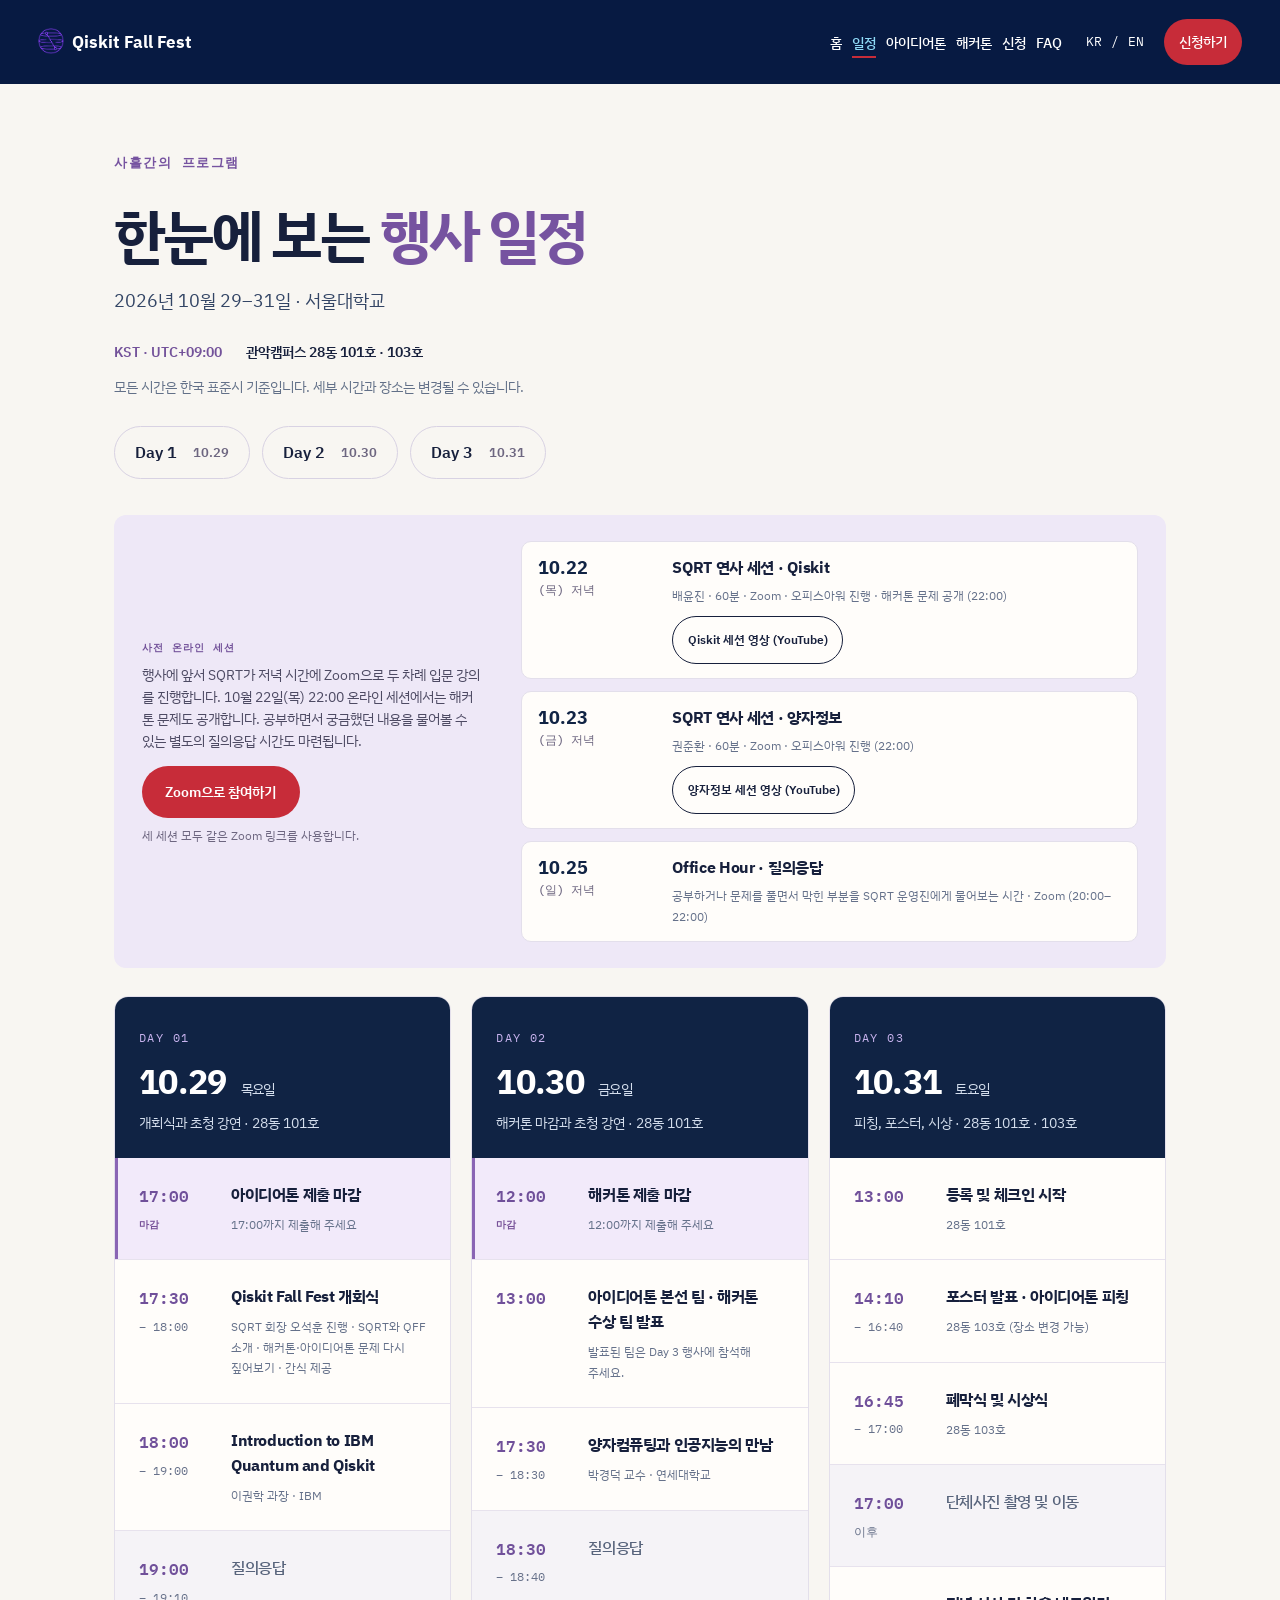
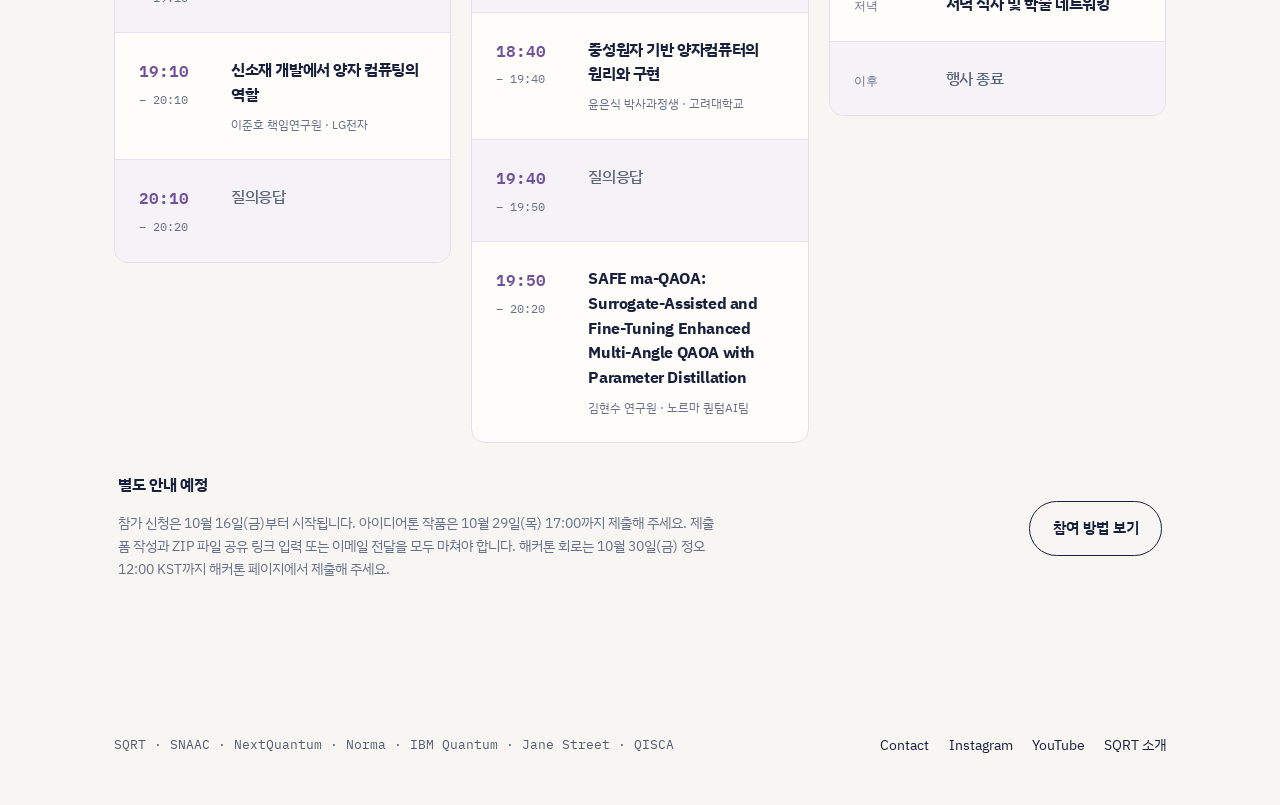
<file: schedule.html>
<!doctype html>
<html lang="ko" data-lang="kr">
<head>
<meta charset="utf-8" />
<meta name="viewport" content="width=device-width, initial-scale=1" />
<script>(function(){try{var l=localStorage.getItem('qff-lang')||'kr';document.documentElement.setAttribute('data-lang',l);}catch(e){}})();</script>
<title>Schedule | QFF SNU 2026 · Qiskit Fall Fest</title>
<meta name="description" content="Qiskit Fall Fest 2026 @ SNU 전체 일정: 10월 22·23일 온라인 세션, 10월 29–31일 서울대 28동 초청 강연(IBM, LG전자, 연세대, 고려대), 해커톤·아이디어톤 마감, 포스터 발표, 시상식.">
<link rel="canonical" href="https://snuquantums.github.io/snu-qff2026/schedule.html">
<!-- seo:start -->
<meta property="og:type" content="website">
<meta property="og:site_name" content="Qiskit Fall Fest 2026 @ SNU">
<meta property="og:locale" content="ko_KR">
<meta property="og:locale:alternate" content="en_US">
<meta property="og:title" content="Schedule | QFF SNU 2026 · Qiskit Fall Fest">
<meta property="og:description" content="Qiskit Fall Fest 2026 @ SNU 전체 일정: 10월 22·23일 온라인 세션, 10월 29–31일 서울대 28동 초청 강연(IBM, LG전자, 연세대, 고려대), 해커톤·아이디어톤 마감, 포스터 발표, 시상식.">
<meta property="og:url" content="https://snuquantums.github.io/snu-qff2026/schedule.html">
<meta property="og:image" content="https://snuquantums.github.io/snu-qff2026/assets/og-card.jpg">
<meta property="og:image:width" content="1200">
<meta property="og:image:height" content="630">
<meta property="og:image:alt" content="Qiskit Fall Fest 2026 at Seoul National University, October 29–31, hosted by SQRT">
<meta name="twitter:card" content="summary_large_image">
<meta name="twitter:title" content="Schedule | QFF SNU 2026 · Qiskit Fall Fest">
<meta name="twitter:description" content="Qiskit Fall Fest 2026 @ SNU 전체 일정: 10월 22·23일 온라인 세션, 10월 29–31일 서울대 28동 초청 강연(IBM, LG전자, 연세대, 고려대), 해커톤·아이디어톤 마감, 포스터 발표, 시상식.">
<meta name="twitter:image" content="https://snuquantums.github.io/snu-qff2026/assets/og-card.jpg">
<!-- seo:end -->

<link rel="preconnect" href="https://fonts.googleapis.com">
<link rel="preconnect" href="https://fonts.gstatic.com" crossorigin>
<link href="https://fonts.googleapis.com/css2?family=IBM+Plex+Sans:wght@400;500;600;700&family=IBM+Plex+Sans+KR:wght@400;500;600;700&family=IBM+Plex+Mono:wght@400;500&display=swap" rel="stylesheet">
<link rel="stylesheet" href="assets/style.css?v=c713e26183e5" />
<link rel="stylesheet" href="assets/reference-design.css?v=a2546452fe24">
<link rel="stylesheet" href="assets/schedule.css?v=2fa5b0da84e8">
</head>
<body>

<header class="site-header">
  <div class="wrap">
    <a href="index.html" class="brand">
      <span class="mark" aria-hidden="true">
        <svg viewBox="0 0 24 24" fill="none" xmlns="http://www.w3.org/2000/svg">
          <circle cx="12" cy="12" r="2.1" style="fill:var(--navy-ink)"/>
          <ellipse cx="12" cy="12" rx="9" ry="3.6" style="stroke:var(--navy-ink)" stroke-width="1.1"/>
          <ellipse cx="12" cy="12" rx="9" ry="3.6" style="stroke:var(--navy-ink)" stroke-width="1.1" transform="rotate(60 12 12)"/>
          <ellipse cx="12" cy="12" rx="9" ry="3.6" style="stroke:var(--navy-ink)" stroke-width="1.1" transform="rotate(120 12 12)"/>
        </svg>
      </span>
      Qiskit Fall Fest <small>@ SNU · SQRT</small>
    </a>
    <nav class="primary-nav">
      <ul>
        <li><a href="index.html" data-nav="index.html"><span data-kr>홈</span><span data-en>Home</span></a></li>
        <li><a href="schedule.html" data-nav="schedule.html"><span data-kr>일정</span><span data-en>Schedule</span></a></li>
        <li><a href="ideathon.html" data-nav="ideathon.html"><span data-kr>아이디어톤</span><span data-en>Ideathon</span></a></li>
        <li><a href="hackathon.html" data-nav="hackathon.html"><span data-kr>해커톤</span><span data-en>Hackathon</span></a></li>
        <li><a href="register.html" data-nav="register.html"><span data-kr>신청</span><span data-en>Register</span></a></li>
        <li><a href="faq.html" data-nav="faq.html">FAQ</a></li>
      </ul>
      <div class="nav-actions">
        <button class="lang-toggle" data-disabled="false" aria-label="Toggle language">KR / EN</button>
        <a href="register.html" class="btn btn-solid"><span data-kr>신청하기</span><span data-en>Register</span></a>
        <button class="menu-btn" aria-label="Menu"><span></span></button>
      </div>
    </nav>
  </div>
</header>



<main class="schedule-page"><section class="schedule-intro"><div class="wrap"><p class="eyebrow"><span data-kr>사흘간의 프로그램</span><span data-en>THREE DAYS AT SNU</span></p><h1><span data-kr>한눈에 보는 <em>행사 일정</em></span><span data-en>The full <em>schedule</em></span></h1><p class="schedule-summary"><span data-kr>2026년 10월 29–31일 · 서울대학교</span><span data-en>October 29–31, 2026 · Seoul National University</span></p><div class="schedule-meta"><span>KST · UTC+09:00</span><span><span data-kr>관악캠퍼스 28동 101호 · 103호</span><span data-en>Gwanak campus, Building 28, Rooms 101 and 103</span></span></div><p class="schedule-disclaimer"><span data-kr>모든 시간은 한국 표준시 기준입니다. 세부 시간과 장소는 변경될 수 있습니다.</span><span data-en>All times are Korea Standard Time. Times and rooms may change.</span></p><nav class="day-jumps" aria-label="Schedule days"><a href="#day-1">Day 1<span>10.29</span></a><a href="#day-2">Day 2<span>10.30</span></a><a href="#day-3">Day 3<span>10.31</span></a></nav></div></section><section class="schedule-board"><div class="wrap"><aside class="pre-sessions"><div class="pre-sessions-head"><span class="eyebrow"><span data-kr>사전 온라인 세션</span><span data-en>BEFORE THE FESTIVAL · ONLINE</span></span><p><span data-kr>행사에 앞서 SQRT가 저녁 시간에 Zoom으로 두 차례 입문 강의를 진행합니다. 10월 22일(목) 22:00 온라인 세션에서는 해커톤 문제도 공개합니다. 공부하면서 궁금했던 내용을 물어볼 수 있는 별도의 질의응답 시간도 마련됩니다.</span><span data-en>Before the festival, SQRT runs two evening intro lectures on Zoom. The Thu, Oct 22, 22:00 session also reveals the hackathon problem. There is a separate Q&amp;A slot for anything you got stuck on while studying.</span></p><a class="btn btn-solid zoom-btn" href="https://snu-ac-kr.zoom.us/j/82403714072?pwd=g57sZkOaUlokeHneY0z1XJdoDVh6QC.1" target="_blank" rel="noopener"><span data-kr>Zoom으로 참여하기</span><span data-en>Join on Zoom</span></a><p class="zoom-note"><span data-kr>세 세션 모두 같은 Zoom 링크를 사용합니다.</span><span data-en>All three sessions use the same Zoom link.</span></p></div><ol class="pre-session-list"><li><strong>10.22 <span><span data-kr>(목) 저녁</span><span data-en>Thu evening</span></span></strong><div><h3><span data-kr>SQRT 연사 세션 · Qiskit</span><span data-en>SQRT session · Qiskit</span></h3><p><span data-kr>배윤진 · 60분 · Zoom · 오피스아워 진행 · 해커톤 문제 공개 (22:00)</span><span data-en>Yoonjin Bae · 60 min · Zoom · with office hours · Hackathon problem released (22:00)</span></p><a class="btn btn-outline video-btn" href="https://youtu.be/TmOhrQChOdI" target="_blank" rel="noopener"><span data-kr>Qiskit 세션 영상 (YouTube)</span><span data-en>Qiskit session video (YouTube)</span></a></div></li><li><strong>10.23 <span><span data-kr>(금) 저녁</span><span data-en>Fri evening</span></span></strong><div><h3><span data-kr>SQRT 연사 세션 · 양자정보</span><span data-en>SQRT session · Quantum information</span></h3><p><span data-kr>권준환 · 60분 · Zoom · 오피스아워 진행 (22:00)</span><span data-en>Junhwan Kwon · 60 min · Zoom · with office hours (22:00)</span></p><a class="btn btn-outline video-btn" href="https://youtu.be/gi_ePzLYWc8" target="_blank" rel="noopener"><span data-kr>양자정보 세션 영상 (YouTube)</span><span data-en>Quantum information session video (YouTube)</span></a></div></li><li><strong>10.25 <span><span data-kr>(일) 저녁</span><span data-en>Sun evening</span></span></strong><div><h3><span data-kr>Office Hour · 질의응답</span><span data-en>Office hour · Q&amp;A</span></h3><p><span data-kr>공부하거나 문제를 풀면서 막힌 부분을 SQRT 운영진에게 물어보는 시간 · Zoom (20:00–22:00)</span><span data-en>Bring whatever you got stuck on while studying or working on the problem · Zoom (20:00–22:00)</span></p></div></li></ol></aside><div class="schedule-days"><article class="schedule-day" id="day-1"><header class="day-head"><span class="day-number">DAY 01</span><h2><time datetime="2026-10-29">10.29</time><span><span data-kr>목요일</span><span data-en>Thursday</span></span></h2><p><span data-kr>개회식과 초청 강연 · 28동 101호</span><span data-en>Opening &amp; talks · Bldg 28, Rm 101</span></p></header><ol class="session-list"><li class="session deadline"><div class="session-time"><time datetime="2026-10-29T17:00:00+09:00">17:00</time><span><span data-kr>마감</span><span data-en>DEADLINE</span></span></div><div class="session-copy"><h3><span data-kr>아이디어톤 제출 마감</span><span data-en>Ideathon submission deadline</span></h3><p><span data-kr>17:00까지 제출해 주세요</span><span data-en>Submit by 17:00</span></p></div></li><li class="session"><div class="session-time"><time datetime="2026-10-29T17:30:00+09:00">17:30</time><span>– 18:00</span></div><div class="session-copy"><h3><span data-kr>Qiskit Fall Fest 개회식</span><span data-en>Qiskit Fall Fest opening ceremony</span></h3><p><span data-kr>SQRT 회장 오석훈 진행 · SQRT와 QFF 소개 · 해커톤·아이디어톤 문제 다시 짚어보기 · 간식 제공</span><span data-en>Hosted by SQRT President Seokhun Oh · intro to SQRT and QFF · Hackathon and Ideathon problem recap · snacks provided</span></p></div></li><li class="session"><div class="session-time"><time datetime="2026-10-29T18:00:00+09:00">18:00</time><span>– 19:00</span></div><div class="session-copy"><h3>Introduction to IBM Quantum and Qiskit</h3><p><span data-kr>이권학 과장 · IBM</span><span data-en>Kwonhak Lee, Manager · IBM</span></p></div></li><li class="session quiet"><div class="session-time"><time datetime="2026-10-29T19:00:00+09:00">19:00</time><span>– 19:10</span></div><div class="session-copy"><h3><span data-kr>질의응답</span><span data-en>Q&A</span></h3></div></li><li class="session"><div class="session-time"><time datetime="2026-10-29T19:10:00+09:00">19:10</time><span>– 20:10</span></div><div class="session-copy"><h3><span data-kr>신소재 개발에서 양자 컴퓨팅의 역할</span><span data-en>The Role of Quantum Computing in New-Materials Development</span></h3><p><span data-kr>이준호 책임연구원 · LG전자</span><span data-en>Jun-Ho Lee, Principal Researcher · LG Electronics</span></p></div></li><li class="session quiet"><div class="session-time"><time datetime="2026-10-29T20:10:00+09:00">20:10</time><span>– 20:20</span></div><div class="session-copy"><h3><span data-kr>질의응답</span><span data-en>Q&A</span></h3></div></li></ol></article><article class="schedule-day" id="day-2"><header class="day-head"><span class="day-number">DAY 02</span><h2><time datetime="2026-10-30">10.30</time><span><span data-kr>금요일</span><span data-en>Friday</span></span></h2><p><span data-kr>해커톤 마감과 초청 강연 · 28동 101호</span><span data-en>Hackathon deadline &amp; talks · Bldg 28, Rm 101</span></p></header><ol class="session-list"><li class="session deadline"><div class="session-time"><time datetime="2026-10-30T12:00:00+09:00">12:00</time><span><span data-kr>마감</span><span data-en>DEADLINE</span></span></div><div class="session-copy"><h3><span data-kr>해커톤 제출 마감</span><span data-en>Hackathon submission deadline</span></h3><p><span data-kr>12:00까지 제출해 주세요</span><span data-en>Submit by 12:00</span></p></div></li><li class="session"><div class="session-time"><time datetime="2026-10-30T13:00:00+09:00">13:00</time></div><div class="session-copy"><h3><span data-kr>아이디어톤 본선 팀 · 해커톤 수상 팀 발표</span><span data-en>Ideathon finalists & Hackathon winners announced</span></h3><p><span data-kr>발표된 팀은 Day 3 행사에 참석해 주세요.</span><span data-en>If your team is announced, please come to Day 3 in person.</span></p></div></li><li class="session"><div class="session-time"><time datetime="2026-10-30T17:30:00+09:00">17:30</time><span>– 18:30</span></div><div class="session-copy"><h3><span data-kr>양자컴퓨팅과 인공지능의 만남</span><span data-en>Where Quantum Computing Meets AI</span></h3><p><span data-kr>박경덕 교수 · 연세대학교</span><span data-en>Prof. Daniel K. Park · Yonsei University</span></p></div></li><li class="session quiet"><div class="session-time"><time datetime="2026-10-30T18:30:00+09:00">18:30</time><span>– 18:40</span></div><div class="session-copy"><h3><span data-kr>질의응답</span><span data-en>Q&A</span></h3></div></li><li class="session"><div class="session-time"><time datetime="2026-10-30T18:40:00+09:00">18:40</time><span>– 19:40</span></div><div class="session-copy"><h3><span data-kr>중성원자 기반 양자컴퓨터의 원리와 구현</span><span data-en>Principles and Implementation of Neutral-Atom Quantum Computers</span></h3><p><span data-kr>윤은식 박사과정생 · 고려대학교</span><span data-en>Eunsik Yoon, PhD candidate · Korea University</span></p></div></li><li class="session quiet"><div class="session-time"><time datetime="2026-10-30T19:40:00+09:00">19:40</time><span>– 19:50</span></div><div class="session-copy"><h3><span data-kr>질의응답</span><span data-en>Q&A</span></h3></div></li><li class="session"><div class="session-time"><time datetime="2026-10-30T19:50:00+09:00">19:50</time><span>– 20:20</span></div><div class="session-copy"><h3>SAFE ma-QAOA: Surrogate-Assisted and Fine-Tuning Enhanced Multi-Angle QAOA with Parameter Distillation</h3><p><span data-kr>김현수 연구원 · 노르마 퀀텀AI팀</span><span data-en>Hyunsoo Kim, Researcher · Norma Quantum AI Team</span></p></div></li></ol></article><article class="schedule-day" id="day-3"><header class="day-head"><span class="day-number">DAY 03</span><h2><time datetime="2026-10-31">10.31</time><span><span data-kr>토요일</span><span data-en>Saturday</span></span></h2><p><span data-kr>피칭, 포스터, 시상 · 28동 101호 · 103호</span><span data-en>Pitches, posters &amp; awards · Bldg 28, Rms 101 &amp; 103</span></p></header><ol class="session-list"><li class="session"><div class="session-time"><time datetime="2026-10-31T13:00:00+09:00">13:00</time></div><div class="session-copy"><h3><span data-kr>등록 및 체크인 시작</span><span data-en>Registration & check-in opens</span></h3><p><span data-kr>28동 101호</span><span data-en>Building 28, Room 101</span></p></div></li><li class="session"><div class="session-time"><time datetime="2026-10-31T14:10:00+09:00">14:10</time><span>– 16:40</span></div><div class="session-copy"><h3><span data-kr>포스터 발표 · 아이디어톤 피칭</span><span data-en>Poster talks · Ideathon pitches</span></h3><p><span data-kr>28동 103호 (장소 변경 가능)</span><span data-en>Building 28, Room 103 (room may change)</span></p></div></li><li class="session"><div class="session-time"><time datetime="2026-10-31T16:45:00+09:00">16:45</time><span>– 17:00</span></div><div class="session-copy"><h3><span data-kr>폐막식 및 시상식</span><span data-en>Closing & awards ceremony</span></h3><p><span data-kr>28동 103호</span><span data-en>Building 28, Room 103</span></p></div></li><li class="session quiet"><div class="session-time"><time datetime="2026-10-31T17:00:00+09:00">17:00</time><span><span data-kr>이후</span><span data-en>onward</span></span></div><div class="session-copy"><h3><span data-kr>단체사진 촬영 및 이동</span><span data-en>Group photo & move to dinner</span></h3></div></li><li class="session"><div class="session-time"><span><span data-kr>저녁</span><span data-en>Evening</span></span></div><div class="session-copy"><h3><span data-kr>저녁 식사 및 학술 네트워킹</span><span data-en>Dinner & academic networking</span></h3></div></li><li class="session quiet"><div class="session-time"><span><span data-kr>이후</span><span data-en>After</span></span></div><div class="session-copy"><h3><span data-kr>행사 종료</span><span data-en>Event ends</span></h3></div></li></ol></article></div><aside class="schedule-notes"><div><h2><span data-kr>별도 안내 예정</span><span data-en>Further details to come</span></h2><p><span data-kr>참가 신청은 10월 16일(금)부터 시작됩니다. 아이디어톤 작품은 10월 29일(목) 17:00까지 제출해 주세요. 제출 폼 작성과 ZIP 파일 공유 링크 입력 또는 이메일 전달을 모두 마쳐야 합니다. 해커톤 회로는 10월 30일(금) 정오 12:00 KST까지 해커톤 페이지에서 제출해 주세요.</span><span data-en>Registration opens Friday, Oct 16. Ideathon entries are due by Thu, Oct 29, 17:00: fill in the submission form and either enter a share link to your ZIP file or send it by email. Hackathon circuits are due by Fri, Oct 30, 12:00 noon KST on the Hackathon page.</span></p></div><a class="btn btn-outline" href="register.html"><span data-kr>참여 방법 보기</span><span data-en>How to participate</span></a></aside></div></section></main>

<footer class="site-footer">
  <div class="wrap">
    <div class="sponsor-strip"><span>SQRT · SNAAC · NextQuantum · Norma · IBM Quantum · Jane Street · QISCA</span></div>
    <div class="footer-links">
      <a href="mailto:snuquantums@gmail.com">Contact</a>
      <a href="https://www.instagram.com/snu_sqrt/?hl=en" target="_blank" rel="noopener">Instagram</a>
      <a href="https://www.youtube.com/@sqrtsnuquantumresearchteam6066">YouTube</a>
      <a href="https://sites.google.com/view/sqrt-quantum"><span data-kr>SQRT 소개</span><span data-en>About SQRT</span></a>
    </div>
  </div>
</footer>

<script src="assets/script.js?v=a6612f676125"></script>
</body>
</html>
</file>
<file: assets/style.css>
/* Qiskit Fall Fest — Luminous Editorial: ivory, midnight navy, and radiant light. */

:root{
  /* Shared editorial palette across all event pages. */
  --paper: #faf9f7;
  --paper-alt: #f0ecf7;
  --paper-line: #dcdde5;
  --ink: #0b1c40;
  --ink-soft: #505c73;

  --navy: #081831;
  --navy-alt: #17294b;
  --navy-line: rgba(255,255,255,.16);
  --navy-ink: #faf9ff;
  --navy-ink-soft: #c5cee1;

  --accent: #182e55;
  --accent-ink: #ffffff;
  --accent-strong: #67478e;
  --accent-tint: #eae2f7;
  --accent-on-navy: #d9c4ff;
  --accent-glow: #f4d7d6;

  --tag-blue: #5596e6;
  --tag-blue-onpaper: #0f62fe;
  --tag-teal: #17294b;
  --tag-violet: #7953ac;

  --header-bg: rgba(250,249,247,.95);

  /* -- form feedback (submission / leaderboard states) -- */
  --success: #1f7a4d;
  --success-tint: #e6f2e6;
  --error: #a3341c;
  --error-tint: #f7e6dd;

  /* -- type -- */
  --font-sans: "IBM Plex Sans KR", "IBM Plex Sans", -apple-system, system-ui, sans-serif;
  --font-mono: "IBM Plex Mono", ui-monospace, "SFMono-Regular", monospace;

  /* -- one radius system, applied by element role -- */
  --r-sm: 6px;
  --r-md: 12px;
  --r-lg: 22px;

  /* -- spacing scale -- */
  --sp-1: .5rem;
  --sp-2: 1rem;
  --sp-3: 1.5rem;
  --sp-4: 2.5rem;
  --sp-5: 4rem;
  --sp-6: 6.5rem;

  --content-w: 1240px;
}

*{ box-sizing: border-box; }
html{ scroll-behavior: smooth; }
html, body{ max-width: 100%; overflow-x: hidden; }
body{
  margin: 0;
  font-family: var(--font-sans);
  background: var(--paper);
  color: var(--ink);
  line-height: 1.55;
  -webkit-font-smoothing: antialiased;
  transition: background .25s ease, color .25s ease;
}
[class]{ transition: background .25s ease, color .25s ease, border-color .25s ease; }
img{ max-width: 100%; display:block; }
a{ color: inherit; }
.wrap{
  max-width: var(--content-w);
  margin: 0 auto;
  padding: 0 var(--sp-3);
}
section{ padding: var(--sp-6) 0; }
h1,h2,h3,h4{ margin: 0 0 var(--sp-2); letter-spacing: -0.02em; line-height: 1.08; font-weight: 650; }
h1{ font-size: clamp(2.1rem, 5vw, 3.6rem); letter-spacing: -0.03em; }
h2{ font-size: clamp(1.6rem, 3vw, 2.3rem); }
h3{ font-size: 1.25rem; }
p{ margin: 0 0 var(--sp-2); }
.lede{ max-width: 65ch; color: var(--ink-soft); font-size: 1.08rem; }
.navy .lede{ color: var(--navy-ink-soft); }

/* -- reduced motion -- */
@media (prefers-reduced-motion: reduce){
  *{ animation: none !important; transition: none !important; scroll-behavior: auto !important; }
}

/* ---------------------------------------------------------------------- */
/* Header / nav                                                            */
/* ---------------------------------------------------------------------- */
.site-header{
  position: sticky; top:0; z-index: 50;
  background: var(--header-bg);
  backdrop-filter: blur(8px);
  border-bottom: 1px solid var(--paper-line);
  transition: background .2s ease;
}
.site-header .wrap{
  display:flex; align-items:center; justify-content:space-between;
  height: 72px; max-width: 1280px;
}
.brand{
  display:flex; align-items:baseline; gap:.5rem;
  font-weight:700; font-size:1.05rem; text-decoration:none; color:var(--ink);
  white-space: nowrap;
}
.brand small{ font-weight:500; color:var(--ink-soft); font-size:.72rem; letter-spacing:.02em; }
.brand .mark{
  width: 26px; height: 26px; border-radius: var(--r-sm);
  background: var(--navy);
  display:inline-flex; align-items:center; justify-content:center;
  flex: none;
}
.brand .mark svg{ width:14px; height:14px; }

nav.primary-nav{ display:flex; align-items:center; gap: var(--sp-3); }
nav.primary-nav ul{ list-style:none; display:flex; gap: 1.4rem; margin:0; padding:0; }
nav.primary-nav a{
  text-decoration:none; color: var(--ink-soft); font-size:.94rem; font-weight:500;
  padding: .3rem 0; border-bottom: 2px solid transparent;
}
nav.primary-nav a:hover, nav.primary-nav a[aria-current="page"]{
  color: var(--ink); border-bottom-color: var(--accent);
}
.nav-actions{ display:flex; align-items:center; gap:.6rem; }
.lang-toggle{
  font-family: var(--font-mono); font-size:.72rem; letter-spacing:.03em;
  background: var(--paper-alt); border:1px solid var(--paper-line); color: var(--ink-soft);
  border-radius: var(--r-sm); padding: .38rem .6rem; cursor:pointer;
}
.lang-toggle:hover{ color: var(--ink); }
.lang-toggle[data-disabled="true"]{ opacity:.55; cursor:not-allowed; }
.menu-btn{ display:none; background:none; border:none; cursor:pointer; padding:.4rem; }
.menu-btn span, .menu-btn::before, .menu-btn::after{ content:""; display:block; width:22px; height:2px; background:var(--ink); margin:5px 0; }

/* ---------------------------------------------------------------------- */
/* Buttons / chips                                                         */
/* ---------------------------------------------------------------------- */
.btn{
  display:inline-flex; align-items:center; gap:.5rem;
  font-family: var(--font-sans); font-weight:600; font-size: .96rem;
  padding: .85rem 1.4rem; border-radius: var(--r-sm);
  text-decoration:none; white-space:nowrap; border: 1.5px solid transparent;
  cursor:pointer;
}
.btn-solid{ background: var(--accent); color: var(--accent-ink); }
.btn-solid:hover{ filter: brightness(.88); }
.btn-outline{ background: transparent; border-color: currentColor; color: inherit; }
.navy .btn-outline{ color: var(--navy-ink); }
.navy .btn-outline:hover{ background: rgba(255,255,255,.08); }
.paper-surface .btn-outline{ color: var(--ink); }
.paper-surface .btn-outline:hover{ background: var(--paper-alt); }
.btn-outline.on-navy-accent{ color: var(--accent-on-navy); border-color: var(--accent-on-navy); }

.chip{
  display:inline-flex; align-items:center; gap:.4rem;
  font-size:.82rem; font-weight:600; padding:.35rem .7rem;
  border-radius: var(--r-sm); background: var(--accent-tint); color: var(--accent-strong);
}
.chip.tbd{
  font-family: var(--font-mono); font-weight:500; letter-spacing:.04em;
  background: transparent; border: 1px dashed var(--ink-soft); color: var(--ink-soft);
}
.navy .chip.tbd{ border-color: var(--navy-ink-soft); color: var(--navy-ink-soft); }
.eyebrow{
  font-family: var(--font-mono); font-size:.78rem; letter-spacing:.08em; text-transform:uppercase;
  color: var(--accent-strong); font-weight:600; display:inline-block; margin-bottom:.6rem;
}
.navy .eyebrow{ color: var(--accent-on-navy); }

/* ---------------------------------------------------------------------- */
/* Zone helpers                                                            */
/* ---------------------------------------------------------------------- */
.navy{ background: var(--navy); color: var(--navy-ink); }
.paper-surface{ background: var(--paper); }
.alt-surface{ background: var(--paper-alt); }

/* ---------------------------------------------------------------------- */
/* Hero                                                                    */
/* ---------------------------------------------------------------------- */
.hero{
  background: var(--navy); color: var(--navy-ink);
  padding: var(--sp-5) 0 var(--sp-6);
  position:relative; overflow:hidden;
}
.hero .wrap{
  display:grid; grid-template-columns: 1.15fr .85fr; gap: var(--sp-4);
  align-items:center; position:relative; z-index:2;
}
.hero-copy h1{ margin-bottom: var(--sp-2); }
.hero-copy .date-chip{
  font-family: var(--font-mono); font-size:.85rem; color: var(--navy-ink-soft);
  border: 1px dashed var(--navy-line); border-radius: var(--r-sm);
  display:inline-flex; padding:.3rem .7rem; margin-bottom: var(--sp-2);
}
.hero-cta{ display:flex; gap: 1rem; margin-top: var(--sp-3); flex-wrap:wrap; }
.hero-diagram{ opacity:.95; }
.hero-diagram .pulse{ animation: pulse 2.4s ease-in-out infinite; transform-origin: center; }
.hero-diagram .pulse:nth-child(2){ animation-delay: .5s; }
.hero-diagram .pulse:nth-child(3){ animation-delay: 1s; }
@keyframes pulse{
  0%, 100%{ opacity:.55; transform: scale(1); }
  50%{ opacity:1; transform: scale(1.35); }
}
@media (prefers-reduced-motion: reduce){
  .hero-diagram .pulse{ animation: none; opacity: .9; }
}

/* underline squiggle accent under a key hero word */
.squiggle-wrap{ position:relative; display:inline-block; }
.squiggle-wrap svg{ position:absolute; left:0; bottom:-.14em; width:100%; height:.3em; }

/* diagonal seam between stacked navy/paper sections */
.diagonal-cut{ position:relative; }
.diagonal-cut::after{
  content:""; position:absolute; left:0; right:0; bottom:-1px; height:56px;
  background: inherit; clip-path: polygon(0 100%, 100% 40%, 100% 100%);
  z-index:1; pointer-events:none;
}
.diagonal-cut.to-paper::after{ background: var(--paper); }
.diagonal-cut.to-alt::after{ background: var(--paper-alt); }
.diagonal-cut.to-navy::after{ background: var(--navy); }

/* ticker strip */
.ticker{
  background: var(--accent); color: var(--accent-ink); overflow:hidden; white-space:nowrap;
  border-bottom: 1px solid rgba(0,0,0,.08);
  transition: background .2s ease;
}
.ticker-track{
  display:inline-flex; align-items:center; gap: 2.5rem;
  padding: .55rem 0; font-family: var(--font-mono); font-size:.82rem; letter-spacing:.04em;
  animation: ticker 26s linear infinite;
}
.ticker:hover .ticker-track{ animation-play-state: paused; }
.ticker-track span{ display:inline-flex; align-items:center; gap:2.5rem; }
@keyframes ticker{ from{ transform: translateX(0); } to{ transform: translateX(-50%); } }
@media (prefers-reduced-motion: reduce){ .ticker-track{ animation: none; } }

/* stat band */
.stat-band{ display:grid; grid-template-columns: repeat(3,1fr); gap: var(--sp-3); margin-top: var(--sp-3); }
.stat{ border-top: 3px solid var(--accent); padding-top: var(--sp-1); }
.stat .num{ font-family: var(--font-mono); font-size: clamp(2.2rem,4vw,3.2rem); font-weight:600; color: var(--ink); display:block; letter-spacing:-0.02em; }
.stat .label{ color: var(--ink-soft); font-size:.95rem; }

/* hover lift for interactive surfaces */
.bento .card, .speaker-card, .route-card, .split-card{
  transition: transform .18s ease, box-shadow .18s ease;
}


.btn{ transition: background .15s ease, filter .15s ease, transform .12s ease; }
.btn:active{ transform: translateY(1px); }
@media (prefers-reduced-motion: reduce){
  .bento .card, .speaker-card, .route-card, .split-card, .btn{ transition:none; }
}

/* ---------------------------------------------------------------------- */
/* Who-is-this-for band                                                    */
/* ---------------------------------------------------------------------- */
.split-band{
  display:grid; grid-template-columns: .95fr 1.05fr; gap: var(--sp-3);
  align-items:stretch;
}
.split-card{
  border-radius: var(--r-md); padding: var(--sp-4);
  border: 1px solid var(--paper-line);
}
.split-card.for-experienced{ background: var(--navy); color: var(--navy-ink); border-color: var(--navy); }
.split-card.for-new{ background: var(--accent-tint); border-color: var(--paper-line); }
.split-card h3{ font-size:1.3rem; }
.major-chips{ display:flex; flex-wrap:wrap; gap:.5rem; margin-top: var(--sp-3); }
.major-chip{
  font-size:.85rem; padding:.4rem .8rem; border-radius: var(--r-sm);
  background: var(--paper); border: 1px solid var(--paper-line); color: var(--ink-soft);
}

/* ---------------------------------------------------------------------- */
/* Timeline                                                                */
/* ---------------------------------------------------------------------- */
.timeline{ position:relative; padding-top: var(--sp-2); }
.timeline-track{
  position:relative; display:grid; grid-template-columns: repeat(3,1fr); gap: var(--sp-2);
  padding-top: var(--sp-4);
}
.timeline-track::before{
  /* line must run exactly from the Day 1 dot's center to the Day 3 dot's
     center, not an arbitrary inset - dot centers sit 8px (half the dot
     width) from the start of the 1st and 3rd grid columns. */
  content:""; position:absolute; top: calc(var(--sp-4) + 13px);
  left: 8px; right: calc(33.333% - 18.667px); height:2px;
  background: var(--paper-line);
}
.timeline-day{ position:relative; padding-top: var(--sp-4); }
.timeline-day::before{
  content:""; position:absolute; top:6px; left:0; width:16px; height:16px;
  border-radius:50%; background: var(--navy); border:3px solid var(--paper);
  box-shadow: 0 0 0 1px var(--paper-line);
}
.timeline-day h4{ font-family: var(--font-mono); font-size:.85rem; text-transform:uppercase; letter-spacing:.05em; color: var(--ink-soft); margin-bottom:.3rem; }
.poster-flag{
  display:inline-flex; align-items:center; gap:.4rem; margin-top: var(--sp-2);
  font-size:.82rem; background: var(--paper); border:1px dashed var(--tag-teal); color: var(--tag-teal);
  padding:.3rem .6rem; border-radius: var(--r-sm);
}

/* ---------------------------------------------------------------------- */
/* Programs bento grid                                                     */
/* ---------------------------------------------------------------------- */
.bento{
  display:grid; grid-template-columns: repeat(4, 1fr); grid-template-rows: auto auto;
  gap: var(--sp-2);
}
.bento .card{ border-radius: var(--r-md); padding: var(--sp-3); border:1px solid var(--paper-line); background:var(--paper-alt); }
.bento .card.wide{ grid-column: span 4; background: var(--navy); color: var(--navy-ink); border-color: var(--navy); display:flex; align-items:center; justify-content:space-between; gap: var(--sp-3); flex-wrap:wrap; }
.bento .card.trackA{ grid-column: span 2; background: var(--navy-alt); color: var(--navy-ink); border-color: var(--navy); }
.bento .card.trackB{ grid-column: span 2; background: var(--accent-tint); border-color: var(--paper-line); }
.bento .card.poster{ grid-column: span 4; background: transparent; border: 1.5px solid var(--tag-teal); }
.card .tag{ font-family: var(--font-mono); font-size:.72rem; text-transform:uppercase; letter-spacing:.05em; }
.card.trackA .tag{ color: var(--tag-blue); }
.card.trackB .tag{ color: var(--accent-strong); }
.card.poster .tag{ color: var(--tag-teal); }

/* ---------------------------------------------------------------------- */
/* Comparison table (hackathon)                                            */
/* ---------------------------------------------------------------------- */
table.compare{ width:100%; border-collapse: collapse; margin-top: var(--sp-3); }
table.compare th, table.compare td{ text-align:left; padding: .85rem 1rem; border-bottom:1px solid var(--paper-line); vertical-align:top; }
table.compare th{ font-size:.8rem; text-transform:uppercase; letter-spacing:.04em; color: var(--ink-soft); font-weight:600; }
table.compare td.trackA-col{ color: var(--ink); }
table.compare .col-label{ font-weight:600; }

/* ---------------------------------------------------------------------- */
/* Track panels (hackathon page)                                           */
/* ---------------------------------------------------------------------- */
.track-panel{ padding: var(--sp-5) 0; position:relative; }
.track-panel.trackB{ background: var(--paper-alt); }
.track-panel.trackA{ background: var(--navy); color: var(--navy-ink); }
.track-panel .wrap{ display:grid; grid-template-columns: .9fr 1.1fr; gap: var(--sp-4); align-items:start; }
.track-panel h2{ display:flex; align-items:center; gap: .6rem; }
.track-badge{ display:inline-block; margin-bottom:.7rem; font-family: var(--font-mono); font-size:.78rem; padding:.25rem .6rem; border-radius: var(--r-sm); }
.trackB .track-badge{ background: var(--accent); color: var(--accent-ink); }
.trackA .track-badge{ background: rgba(255,255,255,.12); color: var(--accent-on-navy); border: 1px solid var(--navy-line); }
.trackA code, .trackA .mono{ font-family: var(--font-mono); }
.feature-list{ list-style:none; padding:0; margin: var(--sp-2) 0; display:grid; gap:.6rem; }
.feature-list li{ padding-left: 1.3rem; position:relative; }
.feature-list li::before{ content:""; position:absolute; left:0; top:.5em; width:7px; height:7px; border-radius:2px; background: currentColor; opacity:.45; }

/* ---------------------------------------------------------------------- */
/* Speakers                                                                */
/* ---------------------------------------------------------------------- */
.speaker-group{ padding: var(--sp-5) 0; border-top: 1px solid var(--paper-line); }
.speaker-group .group-label{
  font-family: var(--font-mono); font-size:.8rem; text-transform:uppercase; letter-spacing:.06em;
  display:inline-flex; align-items:center; gap:.5rem; margin-bottom: var(--sp-1);
}
.speaker-group .group-label::before{ content:""; width:10px; height:10px; border-radius:2px; }
.speaker-group.ibm{ border-top-color: var(--tag-blue); }
.speaker-group.ibm .group-label{ color: var(--tag-blue-onpaper); }
.speaker-group.ibm .group-label::before{ background: var(--tag-blue); }
.speaker-group.prof{ border-top-color: var(--tag-teal); }
.speaker-group.prof .group-label{ color: var(--tag-teal); }
.speaker-group.prof .group-label::before{ background: var(--tag-teal); }
.speaker-group.sqrt{ border-top-color: var(--tag-violet); }
.speaker-group.sqrt .group-label{ color: var(--tag-violet); }
.speaker-group.sqrt .group-label::before{ background: var(--tag-violet); }

.speaker-grid{ display:grid; grid-template-columns: repeat(3, 1fr); gap: var(--sp-2); margin-top: var(--sp-3); }
.speaker-card{ border:1px solid var(--paper-line); border-radius: var(--r-md); padding: var(--sp-2); background: var(--paper); }
.speaker-photo{
  width:100%; aspect-ratio: 4/3; border-radius: var(--r-sm); background: var(--paper-alt);
  display:flex; align-items:center; justify-content:center; color: var(--ink-soft); margin-bottom: var(--sp-1);
  font-family: var(--font-mono); font-size:.78rem;
}
.speaker-name{ font-weight:600; }
.speaker-role{ font-size:.85rem; color: var(--ink-soft); }

/* ---------------------------------------------------------------------- */
/* FAQ                                                                     */
/* ---------------------------------------------------------------------- */
details.faq-item{ border-bottom:1px solid var(--paper-line); padding: var(--sp-2) 0; }
details.faq-item summary{ cursor:pointer; font-weight:600; font-size:1.05rem; list-style:none; display:flex; justify-content:space-between; align-items:center; gap:1rem; }
details.faq-item summary::-webkit-details-marker{ display:none; }
.faq-toggle{ position:relative; width:14px; height:14px; flex:none; }
.faq-toggle::before, .faq-toggle::after{ content:""; position:absolute; background: var(--ink-soft); border-radius:1px; transition: transform .15s ease; }
.faq-toggle::before{ top:6px; left:0; width:14px; height:2px; }
.faq-toggle::after{ top:0; left:6px; width:2px; height:14px; }
details.faq-item[open] .faq-toggle::after{ transform: rotate(90deg); opacity:0; }
details.faq-item p{ margin-top:.7rem; color: var(--ink-soft); max-width: 65ch; }

/* ---------------------------------------------------------------------- */
/* Register route cards                                                   */
/* ---------------------------------------------------------------------- */
.route-grid{ display:grid; grid-template-columns: repeat(2,1fr); gap: var(--sp-2); }
.route-card{ border:1px solid var(--paper-line); border-radius: var(--r-md); padding: var(--sp-3); background: var(--paper-alt); }
.route-card .btn{ margin-top: var(--sp-2); }

/* ---------------------------------------------------------------------- */
/* Submission form (submit.html)                                          */
/* ---------------------------------------------------------------------- */
.submit-form{ display:grid; gap: var(--sp-2); max-width: 640px; margin-top: var(--sp-3); }
.submit-form label{ display:grid; gap:.4rem; font-size:.9rem; font-weight:600; color: var(--ink); }
.submit-form input[type="text"], .submit-form input[type="email"], .submit-form input[type="password"], .submit-form select, .submit-form textarea{
  font-family: var(--font-sans); font-size:.95rem; font-weight:400;
  padding:.7rem .85rem; border-radius: var(--r-sm); border:1px solid var(--paper-line);
  background: var(--paper); color: var(--ink);
}
.submit-form input[type="text"]:focus, .submit-form input[type="email"]:focus, .submit-form input[type="password"]:focus, .submit-form select:focus, .submit-form textarea:focus{
  outline: 2px solid var(--accent); outline-offset: 1px;
}
.submit-form textarea{ font-family: var(--font-mono); font-size:.85rem; resize: vertical; min-height:220px; line-height:1.5; }
.submit-form .file-row{ font-size:.85rem; color: var(--ink-soft); font-weight:500; }
.submit-form input[type="file"]{ font-size:.85rem; color: var(--ink-soft); margin-top:.3rem; }
.submit-form .submit-hint{ font-size:.8rem; font-weight:400; color: var(--ink-soft); }
.submit-form button{ justify-self:start; }
.submit-form button:disabled{ opacity:.6; cursor:not-allowed; }

.form-banner{
  margin-top: var(--sp-2); padding:.75rem 1rem; border-radius: var(--r-sm);
  font-size:.9rem; background: var(--paper-alt); color: var(--ink-soft); border:1px solid var(--paper-line);
  max-width: 640px;
}
.form-banner.error{ background: var(--error-tint); color: var(--error); border-color: var(--error); }
.form-banner.success{ background: var(--success-tint); color: var(--success); border-color: var(--success); }

/* ---------------------------------------------------------------------- */
/* Leaderboard (leaderboard.html)                                          */
/* ---------------------------------------------------------------------- */
.leaderboard-toolbar{ display:flex; align-items:center; gap: var(--sp-2); margin-top: var(--sp-2); flex-wrap:wrap; }
.leaderboard-table{ margin-top: var(--sp-2); }
.leaderboard-table td, .leaderboard-table th{ text-align:left; }
.leaderboard-table td.rank{ font-family: var(--font-mono); color: var(--ink-soft); }
.leaderboard-table td.score{ font-family: var(--font-mono); font-weight:600; }
.pending-note{ font-size:.9rem; color: var(--ink-soft); }

/* ---------------------------------------------------------------------- */
/* Footer                                                                  */
/* ---------------------------------------------------------------------- */
footer.site-footer{ background: var(--navy); color: var(--navy-ink-soft); padding: var(--sp-4) 0; }
footer.site-footer .wrap{ display:flex; flex-wrap:wrap; justify-content:space-between; gap: var(--sp-3); align-items:center; }
.sponsor-strip{ display:flex; gap: var(--sp-3); align-items:center; flex-wrap:wrap; opacity:.85; font-family: var(--font-mono); font-size:.8rem; }
.footer-links{ display:flex; gap: 1.2rem; }
.footer-links a{ text-decoration:none; color: var(--navy-ink-soft); font-size:.88rem; }
.footer-links a:hover{ color: var(--navy-ink); }

/* ---------------------------------------------------------------------- */
/* i18n visibility                                                         */
/* ---------------------------------------------------------------------- */
[data-en]{ display:none; }
html[data-lang="en"] [data-kr]{ display:none; }
html[data-lang="en"] [data-en]{ display:inline; }
html[data-lang="en"] [data-en].block{ display:block; }

/* ---------------------------------------------------------------------- */
/* Responsive                                                              */
/* ---------------------------------------------------------------------- */
@media (max-width: 880px){
  nav.primary-nav ul{ display:none; }
  .menu-btn{ display:block; flex: none; }
  .hero .wrap{ grid-template-columns: 1fr; }
  .hero-diagram{ display:none; }
  .split-band{ grid-template-columns: 1fr; }
  .bento{ grid-template-columns: repeat(2,1fr); }
  .bento .card.trackA, .bento .card.trackB{ grid-column: span 2; }
  .bento .card.wide, .bento .card.poster{ grid-column: span 2; }
  .track-panel .wrap{ grid-template-columns: 1fr; }
  .speaker-grid{ grid-template-columns: repeat(2,1fr); }
  .route-grid{ grid-template-columns: 1fr; }
  .timeline-track{ grid-template-columns: 1fr; gap: var(--sp-3); }
  .timeline-track::before{ display:none; }

  /* -- collapse the header row so it never forces horizontal scroll -- */
  .site-header .wrap{ padding: 0 var(--sp-2); }
  .brand small{ display:none; }
  .nav-actions{ gap:.35rem; }
  .nav-actions .btn.btn-outline{ display:none; }

  /* -- mobile nav dropdown: full-width panel instead of an inline row -- */
  nav.primary-nav ul[data-open="true"]{
    display:flex;
    position:absolute;
    top:72px; left:0; right:0;
    flex-direction:column;
    gap:0;
    background: var(--paper);
    border-bottom:1px solid var(--paper-line);
    padding: var(--sp-2) var(--sp-3);
    box-shadow: 0 12px 24px rgba(0,0,0,.12);
  }
  nav.primary-nav ul[data-open="true"] li{ width:100%; }
  nav.primary-nav ul[data-open="true"] a{
    display:block; padding:.75rem 0; border-bottom:1px solid var(--paper-line);
  }
}
@media (max-width: 560px){
  .speaker-grid{ grid-template-columns: 1fr; }
}
@media (max-width: 400px){
  .brand{ font-size:.92rem; }
  .nav-actions{ gap:.25rem; }
  .nav-actions .btn{ padding:.5rem 1rem; font-size:.8rem; }
  .lang-toggle{ padding:.32rem .45rem; font-size:.66rem; }
}

/* Luminous Editorial layouts. Shared by the static GitHub Pages routes. */
html { scroll-padding-top:100px; }
body { font-size:1rem; line-height:1.7; }
h1,h2,h3 { line-height:1.2; word-break:keep-all; overflow-wrap:break-word; }
:focus-visible { outline:3px solid #8b65c4; outline-offset:4px; }
.site-header { border-bottom:0; }
.site-header .wrap { max-width:1480px; height:84px; gap:20px; }
nav.primary-nav { gap:24px; }
nav.primary-nav ul { gap:18px; }
nav.primary-nav a { font-size:.875rem; }
nav.primary-nav .btn { padding:10px 14px; min-height:44px; }
nav.primary-nav .btn-solid { color:var(--accent-ink); }
.lang-toggle,.menu-btn { min-height:44px; min-width:44px; }
.lang-toggle { font-size:.8125rem; background:transparent; border:0; }
.btn { white-space:normal; text-align:center; justify-content:center; min-height:48px; }
.eyebrow { font-size:.8125rem; letter-spacing:.12em; }
.hero { background-color:var(--navy); }
.luminous-hero { width:calc(100% - 48px); max-width:1440px; margin:8px auto 0; border-radius:18px; padding:76px 0 64px; background:#07142d url('luminous-hero.png') center/cover no-repeat; }
.luminous-hero::after { content:''; position:absolute; inset:12px; border:1px solid rgba(240,236,255,.3); border-radius:10px; pointer-events:none; }
.luminous-hero .wrap { display:block; padding-inline:clamp(28px,5vw,76px); }
.luminous-hero .hero-copy { max-width:780px; }
.luminous-hero .eyebrow { color:#d5dcee; margin-bottom:28px; }
.festival-title { font-size:clamp(3.8rem,7vw,6.6rem); font-weight:700; line-height:1.02; letter-spacing:-.055em; margin-bottom:26px!important; }
.festival-title>span { font-weight:400; color:#e9dbff; }
.hero-theme { font-size:clamp(1.3rem,2.1vw,1.85rem); line-height:1.45; margin-bottom:18px; font-weight:500; }
.luminous-hero .lede { color:#e0e5f0; max-width:48ch; }
.luminous-hero .date-chip { border:0; padding:8px 0; font-size:.9375rem; color:#e4d5f9; }
.luminous-hero .hero-cta { margin-top:12px; }
.luminous-hero .btn-solid { background:#fff; color:#0b1c40; }
.luminous-hero .btn-outline { color:#fff; border-color:rgba(255,255,255,.7); background:rgba(6,19,42,.35); }
.hero-partner { display:flex; align-items:center; gap:24px; margin-top:34px; color:#d1d9eb; font-size:.8125rem; }
.hero-partner img { width:128px; height:42px; object-fit:contain; }
.hero-partner>span { border-left:1px solid #617089; padding-left:24px; }
.diagonal-cut::after { display:none; }
section { padding:80px 0; }
main>.paper-surface:first-of-type h2 { max-width:28ch; }
.stat-band { margin-top:40px; gap:40px; }
.stat { border-top:1px solid var(--paper-line); padding-top:22px; }
.stat .num { font-family:var(--font-sans); font-weight:500; }
.alt-surface { background:var(--paper); }
.split-band { gap:0; margin-top:40px; }
.split-card,.split-card.for-experienced,.split-card.for-new { background:transparent; color:var(--ink); border:0; border-radius:0; padding:0 42px 0 0; }
.split-card+.split-card { border-left:1px solid var(--paper-line); padding:0 0 0 42px; }
.split-card .lede { color:var(--ink-soft); }
.split-card .btn-outline.on-navy-accent { color:var(--ink); border-color:var(--ink); }
.major-chips { margin-top:34px; gap:10px 22px; }
.major-chip { border:0; border-radius:0; background:transparent; padding:6px 0; }
.timeline-track { gap:32px; }
.bento { grid-template-columns:repeat(2,minmax(0,1fr)); gap:0 48px; }
.bento .card,.bento .card.wide,.bento .card.trackA,.bento .card.trackB,.bento .card.poster {
 grid-column:auto; display:block; border:0; border-top:1px solid var(--paper-line); border-radius:0;
 background:transparent; color:var(--ink); padding:30px 0; box-shadow:none;
}
.bento .card h3 { font-size:1.6rem; margin-top:14px; }
.bento .card .lede,.bento .card p { color:var(--ink-soft)!important; }
.bento .card .tag { color:#67478e; font-size:.8125rem; }
.bento .card .btn-outline { color:var(--ink); border-color:var(--ink); }

.speaker-grid { gap:32px; }
.speaker-card { border:0; padding:0 0 24px; border-radius:0; background:transparent; }
.speaker-photo { background:var(--paper-alt); border-radius:8px; margin-bottom:18px; }
.route-grid { gap:0 48px; }
.route-card { border:0; border-top:1px solid var(--paper-line); border-radius:0; background:transparent; padding:30px 0; }
.track-panel.trackB { background:#eee7f8; }
.track-panel.trackA { background:#0b1b36; }
.track-panel h2 { flex-wrap:wrap; }
footer.site-footer { margin-top:24px; padding:44px 0; }
.footer-links { flex-wrap:wrap; }
.sponsor-strip { opacity:1; }
.sponsor-strip img { width:150px; height:auto; }
@media(max-width:1250px) {
 nav.primary-nav ul { display:none; }
 .menu-btn { display:block; }
 .brand small { display:none; }
 nav.primary-nav ul[data-open='true'] { display:flex; position:absolute; top:84px; left:0; right:0; flex-direction:column; gap:0; padding:16px 24px; background:var(--paper); border-bottom:1px solid var(--paper-line); max-height:calc(100dvh - 84px); overflow:auto; }
 nav.primary-nav ul[data-open='true'] a { display:block; padding:12px 0; }
}
@media(max-width:880px) {
 .site-header .wrap { height:76px; }
 nav.primary-nav ul[data-open='true'] { top:76px; max-height:calc(100dvh - 76px); }
 .luminous-hero { background-position:60% center; }
 .luminous-hero .hero-copy { max-width:620px; }
 .luminous-hero::before { content:''; position:absolute; inset:0; background:linear-gradient(90deg,rgba(5,15,35,.65),rgba(5,15,35,.08)); }
 .split-card,.split-card.for-experienced,.split-card.for-new { padding:28px 0; }
 .split-card+.split-card { border-left:0; border-top:1px solid var(--paper-line); }
 .bento .card,.bento .card.wide,.bento .card.trackA,.bento .card.trackB,.bento .card.poster { grid-column:auto; }
 .timeline-track { gap:24px; }
 .route-grid { grid-template-columns:1fr; }
 section { padding:60px 0; }
}
@media(max-width:560px) {
 .brand { font-size:.875rem; gap:6px; }
 .brand .mark { width:24px; height:24px; }
 .site-header .wrap { gap:8px; padding-inline:12px; }
 nav.primary-nav .btn { font-size:.8125rem; padding:8px 10px; }
 .nav-actions { gap:4px; }
 .lang-toggle { font-size:.75rem; padding:4px; }
 .luminous-hero { width:calc(100% - 24px); border-radius:12px; padding:54px 0 42px; background-position:65% center; }
 .luminous-hero .wrap { padding-inline:26px; }
 .luminous-hero .eyebrow { font-size:.75rem; letter-spacing:.06em; max-width:28ch; }
 .festival-title { font-size:clamp(3.1rem,12vw,4.5rem); }
 .festival-title>span { display:block; }
 .hero-theme { font-size:1.3rem; }
 .luminous-hero .lede { font-size:1rem; }
 .hero-cta { flex-direction:column; gap:12px; }
 .hero-cta .btn { width:100%; }
 .hero-partner { gap:16px; flex-wrap:wrap; }
 .hero-partner>span { padding-left:16px; }
 .stat-band { gap:20px; grid-template-columns:1fr; }
 .stat { display:flex; align-items:baseline; justify-content:space-between; gap:20px; }
 .stat .num { font-size:2rem; flex:none; }
 .stat .label { text-align:right; }
 .bento { grid-template-columns:1fr; }
 .speaker-grid { grid-template-columns:1fr; }
 table.compare { font-size:.875rem; }
 table.compare th,table.compare td { padding:12px 8px; overflow-wrap:anywhere; }
}
@media(max-width:360px) {
 .brand .mark { display:none; }
 .brand { font-size:.8125rem; }
 .site-header .wrap { padding-inline:8px; }
 nav.primary-nav .btn { padding-inline:6px; }
 .nav-actions { gap:2px; }
}
/* Official Qiskit pictogram replaces the generic atom in the masthead. */
.brand .mark { background:transparent url('qiskit-purple.png') center/contain no-repeat; border-radius:0; }
.brand .mark svg { visibility:hidden; }
/* Align actions across columns even when their descriptions wrap differently. */
.split-card { display:flex; flex-direction:column; align-items:flex-start; }
.split-card>.btn { margin-top:auto; }
.bento .card,.bento .card.wide,.bento .card.trackA,.bento .card.trackB,.bento .card.poster { display:flex; flex-direction:column; align-items:flex-start; }
.bento .card>.btn { margin-top:auto; }

.mobile-leaderboard { display:none; }
@media(max-width:880px) { .mobile-leaderboard { display:list-item; } }

/* Each page has a matching, locally bundled two-tone pictogram. */
.nav-page-icon { display:inline-block; width:20px; height:20px; vertical-align:-4px; margin-right:7px; flex:none; }
nav.primary-nav .btn .nav-page-icon { margin-right:0; }
nav.primary-nav .btn-solid .nav-page-icon { background:#eae2f7; border-radius:3px; padding:1px; }
.page-intro-icon { float:right; width:144px; height:144px; margin:0 24px 28px 48px; }
main>section:first-child>.wrap::after { content:''; display:table; clear:both; }
@media(min-width:1251px) and (max-width:1400px) {
 nav.primary-nav ul { gap:10px; } nav.primary-nav { gap:14px; }
 .nav-page-icon { width:17px; height:17px; margin-right:4px; }
 .brand small { display:none; }
}
@media(max-width:880px) { .page-intro-icon { width:104px; height:104px; margin:0 0 24px 28px; } }
@media(max-width:560px) {
 .page-intro-icon { float:none; width:72px; height:72px; margin:0 0 24px; }
 .nav-actions>.btn .nav-page-icon { display:none; }
}

/* Open editorial composition: illustrations belong to the content. */
:root { --content-w:1320px; }
.wrap { padding-inline:clamp(24px,5vw,72px); }
section { padding-block:clamp(48px,6vw,88px); }
.site-header { position:relative; }
.site-header .wrap { padding-inline:clamp(20px,3vw,48px); }
.luminous-hero { width:100%; max-width:none; margin:0; border-radius:0; padding-block:clamp(54px,6vw,86px); }
.luminous-hero::after { display:none; }
.luminous-hero .wrap { max-width:1320px; padding-inline:clamp(24px,5vw,72px); }
.luminous-hero .hero-copy { max-width:730px; }
.luminous-hero .btn-outline { border:0; background:transparent; padding-inline:8px; }
.luminous-hero .btn-outline::after { content:'↗'; margin-left:8px; }
.hero-partner { margin-top:24px; }
.hero-partner>span { border:0; }
.hero-cta { gap:16px 24px; }
nav.primary-nav .btn-outline { border:0; }
.program-editorial .eyebrow { margin-bottom:12px; }
.program-editorial .bento { display:grid; grid-template-columns:repeat(4,minmax(0,1fr)); gap:32px; margin-top:40px; }
.program-editorial .bento .card { border:0; padding:0; min-width:0; align-items:flex-start; }
.program-number { display:block; font-size:1.125rem; margin-bottom:18px; }
.program-editorial .card .tag { font-size:.75rem; color:var(--ink-soft)!important; }
.program-editorial .card h3 { font-size:clamp(1.15rem,1.65vw,1.5rem); margin:10px 0 12px; }
.program-editorial .card .lede { font-size:1rem!important; line-height:1.65; }
.program-illustration { width:72px; height:72px; object-fit:contain; margin:28px 0 24px; }
.program-editorial .card .program-illustration { margin-top:auto; padding-top:24px; height:96px; }
.editorial-link { display:flex; align-items:center; gap:16px; min-height:44px; text-decoration:none; font-weight:500; font-size:.875rem; }
.link-arrow { font-size:1.75rem; line-height:1; transition:transform .2s; }
.editorial-link:hover .link-arrow { transform:translateX(6px); }
.festival-intro { margin-inline:clamp(16px,3vw,48px); padding-block:48px; background:#eee7f8; border-radius:10px; }
.festival-intro .wrap { display:flow-root; }
.festival-pictogram { float:right; width:180px; height:180px; object-fit:contain; margin:24px 0 32px 56px; opacity:.8; }
.festival-intro .lede { max-width:68ch; }
.festival-intro .stat-band { clear:both; margin-top:36px; }
.stat { border:0; padding-top:0; }
.stat .num { font-size:clamp(2rem,3vw,2.6rem); }
.split-card+.split-card { border:0; }
.split-card .btn { border:0; border-radius:0; background:transparent; color:var(--ink); padding-inline:0; gap:16px; }
.split-card .btn::after { content:'→'; font-size:1.5rem; }
.major-chip { font-size:.8125rem; color:var(--ink-soft); }
.page-intro-icon { width:104px; height:104px; margin:0 0 32px 56px; }
.route-grid { column-gap:56px; }
.route-card { border:0; padding:32px 0; }
.speaker-group { border:0; }
.speaker-photo { border-radius:0; background:#f1edf6; }
.chip:not(.tbd),.track-badge { border:0!important; padding-left:0; background:transparent; color:var(--accent-strong); }
.trackA .track-badge { color:var(--navy-ink-soft); }
.track-panel.trackA { background:#101f3a; }
footer.site-footer { background:var(--paper); color:var(--ink-soft); padding-block:48px; }
.footer-links a { color:var(--ink); }
.footer-links a:hover { color:var(--accent-strong); }
@media(max-width:1000px) {
 .program-editorial .bento { grid-template-columns:repeat(2,minmax(0,1fr)); gap:48px; }
 .festival-pictogram { width:132px; height:132px; margin-left:32px; }
 .page-intro-icon { width:88px; height:88px; }
}
@media(max-width:600px) {
 .program-editorial .bento { grid-template-columns:1fr; gap:42px; }
 .program-editorial .bento .card { display:grid; grid-template-columns:minmax(0,1fr) 72px; column-gap:24px; align-items:start; }
 .program-editorial .card>* { grid-column:1; }
 .program-editorial .card .program-illustration { grid-column:2; grid-row:1 / span 5; width:64px; height:64px; padding:0; margin:32px 0 0; align-self:start; }
 .program-editorial .card h3 { font-size:1.3rem; }
 .program-number { margin-bottom:10px; }
 .festival-pictogram { float:none; width:80px; height:80px; margin:0 0 24px; }
 .festival-intro { margin-inline:12px; padding-block:32px; }
 .festival-intro .wrap { padding-inline:24px; }
 .festival-intro .stat-band { grid-template-columns:1fr; gap:20px; }
 .festival-intro h2 { font-size:1.7rem; }
 .page-intro-icon { float:none; width:64px; height:64px; margin:0 0 24px; }
 .split-card,.split-card.for-experienced,.split-card.for-new { padding:20px 0; }
 .luminous-hero .wrap { padding-inline:24px; }
 .luminous-hero { background-position:62% center; }
 .hero-partner { gap:12px; }
 .hero-partner>span { padding-left:0; }
}
.program-editorial .bento .card { gap:0; }

/* Unified roomy highlighting; every program uses the same geometry. */
.program-editorial .bento { gap:24px; }
.program-editorial .bento .card,
.route-card,.speaker-card,
.split-card,.split-card.for-experienced,.split-card.for-new {
 padding:28px; border:0; border-radius:12px; min-width:0;
 transition:background-color .22s ease,box-shadow .22s ease;
}
.program-editorial .bento .card { background:transparent; }
.program-editorial .bento .card:hover,
.program-editorial .bento .card:focus-within,
.route-card:hover,.route-card:focus-within,
.speaker-card:hover,.speaker-card:focus-within,
.split-card:hover,.split-card:focus-within {
 background-color:#f0eaf8; box-shadow:0 12px 30px -22px rgba(71,43,108,.35); transform:none;
}
.split-card+.split-card { padding:28px; }
.bento .editorial-link { padding-block:10px; }
button:disabled { cursor:not-allowed; opacity:.58; }
button:disabled:hover { filter:none; transform:none; }
/* The original banner is visible through the illustration's SVG strokes. */
.icon-art {
 display:block; flex:none; background:#20385a; position:relative;
 -webkit-mask-image:var(--icon); mask-image:var(--icon);
 -webkit-mask-size:contain; mask-size:contain;
 -webkit-mask-repeat:no-repeat; mask-repeat:no-repeat;
 -webkit-mask-position:center; mask-position:center;
}
.icon-art::after {
 content:''; position:absolute; inset:0;
 background:linear-gradient(135deg,rgba(143,102,202,.25),rgba(226,145,132,.2)),url('luminous-hero.png') 84% 60%/340% auto;
 opacity:.75; transition:opacity .4s ease,background-position .7s ease;
}
.icon-art:hover::after,.card:hover .icon-art::after,.card:focus-within .icon-art::after {
 opacity:1; background-position:95% 45%;
}
.program-editorial .card .program-illustration {
 width:128px; height:128px; padding:0; margin:32px auto 24px; align-self:center;
}
.program-editorial .card .editorial-link { margin-top:auto; }
.page-intro-icon.icon-art { width:180px; height:180px; float:right; margin:12px 36px 36px 64px; }
/* Keep the entire technical section, including inherited inline colors, readable. */
.track-panel.trackA,.track-panel.trackB {
 background:#f1edf8; color:#122441;
 --navy-ink:#122441; --navy-ink-soft:#4b5870; --navy-line:#c5c0d3;
 --accent-on-navy:#5f4186;
}
.track-panel.trackA .lede,.track-panel.trackB .lede { color:#4b5870; }
.track-panel .track-badge { color:#65488b; }
.track-panel .btn-outline { color:#152c50; border-color:#8a91a6; }
.track-panel.trackA .btn-solid { background:#182e55; color:#fff; }
/* Vertical sequence, with parallel tracks within each chronological step. */
.event-timeline { list-style:none; margin:48px 0 0; padding:0; }
.event-timeline__step { position:relative; display:grid; grid-template-columns:210px minmax(0,1fr); gap:40px; padding:0 0 48px 36px; }
.event-timeline__step::before { content:''; position:absolute; top:7px; bottom:-7px; left:7px; width:2px; background:#d5c7e8; }
.event-timeline__step:last-child::before { display:none; }
.event-timeline__step::after { content:''; position:absolute; top:6px; left:0; width:16px; height:16px; border-radius:50%; background:#9770c5; box-shadow:0 0 0 5px #f1ecf8; }
.event-timeline__date>span,.timeline-track-label { display:block; font-family:var(--font-mono); font-size:.8125rem; letter-spacing:.06em; color:#694a91; margin-bottom:10px; }
.event-timeline__date strong { display:block; font-size:1rem; font-weight:500; }
.event-timeline__body h3 { margin:0 0 24px; font-size:1.35rem; }
.timeline-lanes { display:grid; grid-template-columns:repeat(2,minmax(0,1fr)); gap:32px; }
.timeline-lanes p { color:#4b5870; margin:0; }
@media(max-width:1000px) {
 .page-intro-icon.icon-art { width:150px; height:150px; margin:12px 24px 24px 36px; }
 .event-timeline__step { grid-template-columns:160px minmax(0,1fr); gap:24px; }
}
@media(max-width:600px) {
 .page-intro-icon.icon-art,.program-editorial .card .program-illustration,.festival-pictogram { display:none; }
 .program-editorial .bento .card { display:flex; padding:24px; }
 .program-editorial .bento { gap:16px; }
 .route-card,.speaker-card,.split-card,.split-card.for-experienced,.split-card.for-new,.split-card+.split-card { padding:24px; }
 .event-timeline__step { grid-template-columns:1fr; gap:18px; padding-left:30px; padding-bottom:40px; }
 .timeline-lanes { grid-template-columns:1fr; gap:24px; }
 .event-timeline__body h3 { font-size:1.2rem; }
}
@media(prefers-reduced-motion:reduce) { .icon-art::after { transition:none; } }
.page-intro-layout { display:grid; grid-template-columns:minmax(0,1fr) 260px; column-gap:56px; }
.page-intro-layout>* { grid-column:1 / -1; }
.page-intro-layout>.eyebrow,.page-intro-layout>h1,.page-intro-layout>h1+p { grid-column:1; }
.page-intro-layout>.page-intro-icon.icon-art { grid-column:2; grid-row:1 / 4; float:none; margin:0; align-self:center; justify-self:center; }
@media(max-width:1000px) { .page-intro-layout { grid-template-columns:minmax(0,1fr) 190px; column-gap:28px; } }
@media(max-width:600px) { .page-intro-layout { display:block; } }
.program-editorial .card .lede { margin-bottom:32px; }
.program-editorial .card .program-illustration { margin-top:auto; }
.program-editorial .card .editorial-link { margin-top:0; }
.track-panel .track-badge { background:transparent; border:0; }
.chip.tbd { white-space:nowrap; }
</file>
<file: assets/reference-design.css>
body.reference-home{
      --navy:#071A42; --space:#101A3E; --cobalt:#476FCB; --aurora:#8ED9F6;
      --lilac:#B797ED; --peach:#FFC18E; --red:#EF454C; --ivory:#F8F6F2;
      --ink:#17203c; --muted:#617091; --line:rgba(7,26,66,.15);
    }body.reference-home *{ box-sizing:border-box; }html:has(body.reference-home){ scroll-behavior:smooth; }body.reference-home{ margin:0; overflow-x:hidden; background:var(--ivory); color:var(--navy); font-family:Pretendard,"Noto Sans KR",Arial,sans-serif; }body.reference-home a{ color:inherit; text-decoration:none; }body.reference-home .shell{ width:min(1180px,calc(100% - 48px)); margin:0 auto; }body.reference-home .eyebrow{ margin:0; font-size:.7rem; font-weight:900; letter-spacing:.19em; text-transform:uppercase; }body.reference-home .pill{ display:inline-flex; align-items:center; justify-content:center; gap:16px; padding:14px 21px; border-radius:999px; font-size:.86rem; font-weight:850; transition:transform .18s ease,box-shadow .18s ease; }body.reference-home .pill:hover{ transform:translateY(-2px); }body.reference-home .pill--red{ color:#fff; background:var(--red); box-shadow:0 10px 25px rgba(239,69,76,.24); }body.reference-home .pill--line{ color:#fff; border:1px solid rgba(255,255,255,.58); }body.reference-home /* The supplied page mockup is used as a cropped art source; interface text stays live HTML. */
    .hero{ position:relative; height:700px; min-height:700px; overflow:hidden; isolation:isolate; color:#fff; background:radial-gradient(ellipse at 80% 46%,#213b88 0%,transparent 31%),linear-gradient(112deg,var(--navy),var(--space) 70%,#14245d); }body.reference-home .hero::before{ content:""; position:absolute; z-index:0; inset:0; opacity:.42; background-image:radial-gradient(circle at 12% 66%,rgba(142,217,246,.82) 0 1px,transparent 1.4px),radial-gradient(circle at 91% 17%,rgba(255,193,142,.78) 0 1px,transparent 1.3px); background-size:49px 49px,77px 77px; }body.reference-home .hero-visual{ position:absolute; z-index:1; inset:0; width:100%; height:100%; pointer-events:none; }body.reference-home .topbar{ position:relative; z-index:2; display:flex; align-items:center; justify-content:space-between; gap:28px; padding:25px 0; }body.reference-home .brand{ font-size:1.55rem; line-height:1; font-weight:1000; letter-spacing:-.11em; }body.reference-home .brand small{margin-left:13px;font-size:.6rem;letter-spacing:.15em;opacity:.64;vertical-align:middle}body.reference-home .topbar nav{display:flex;gap:27px;font-size:.8rem;font-weight:750}body.reference-home .topbar nav a{opacity:.8}body.reference-home .topbar nav a:hover{opacity:1}body.reference-home .hero-copy{ position:relative; z-index:3; max-width:620px; padding-top:74px; }body.reference-home .hero-copy .eyebrow{color:var(--aurora)}body.reference-home .hero h1{margin:18px 0 19px;font-size:clamp(3.65rem,6.7vw,6.55rem);line-height:.8;letter-spacing:-.09em}body.reference-home .hero h1 span{display:block;margin-top:15px;color:var(--aurora);font-size:.235em;line-height:1.2;letter-spacing:.07em;text-transform:uppercase}body.reference-home .summary{max-width:430px;margin:0 0 24px;color:#e0e9ff;font-size:.92rem;line-height:1.65}body.reference-home .hero-index{ position:absolute; z-index:3; right:0; bottom:40px; display:grid; grid-template-columns:repeat(3,1fr); gap:24px; width:322px; padding-top:15px; color:var(--navy); border-top:1px solid rgba(7,26,66,.36); }body.reference-home .hero-index strong{display:block;font-size:1.18rem;letter-spacing:-.07em}body.reference-home .hero-index span{display:block;margin-top:4px;color:#34476c;font-size:.68rem;line-height:1.34}body.reference-home .about{ padding:98px 0 92px; background:var(--ivory); }body.reference-home .about-grid{ display:grid; grid-template-columns:1.03fr .83fr; gap:72px; align-items:center; }body.reference-home .art-collage{ display:grid; grid-template-columns:1fr 1fr; grid-template-rows:196px 196px; gap:13px; min-height:405px; }body.reference-home .art-tile{ position:relative; overflow:hidden; color:#fff; background-color:var(--space); background-image:linear-gradient(180deg,transparent 47%,rgba(7,26,66,.78)),url("luminous-hero.png"); background-repeat:no-repeat; background-size:auto 850px; box-shadow:0 18px 36px rgba(7,26,66,.12); }body.reference-home .art-tile--a{background-position:bottom center,20% 7%}body.reference-home .art-tile--b{grid-row:span 2;background-position:bottom center,76% 13%}body.reference-home .art-tile--c{background-position:bottom center,43% 31%}body.reference-home .art-tile::after{content:"";position:absolute;inset:0;background:linear-gradient(145deg,rgba(142,217,246,.09),transparent 47%,rgba(183,151,237,.16))}body.reference-home .art-tile .tile-label{position:absolute;z-index:1;left:18px;bottom:17px;font-size:1.04rem;font-weight:850;letter-spacing:-.05em}body.reference-home .art-tile .tile-number{display:block;margin-bottom:5px;font-size:.72rem;letter-spacing:.13em}body.reference-home .about-copy .eyebrow{color:var(--cobalt)}body.reference-home .about h2,body.reference-home .section-heading h2,body.reference-home .event-title h2,body.reference-home .join h2{margin:13px 0 0;font-size:clamp(2.55rem,4.7vw,5.1rem);line-height:1;letter-spacing:-.085em}body.reference-home .about-copy > p:not(.eyebrow){margin:22px 0 20px;color:#4c5c7e;font-size:1rem;line-height:1.83}body.reference-home .experience-list{display:grid;gap:10px;margin:0;padding:0;list-style:none}body.reference-home .experience-list li{padding-left:28px;position:relative;color:#33466e;font-size:.9rem;line-height:1.55}body.reference-home .experience-list li::before{content:"✓";position:absolute;left:1px;color:var(--navy);font-weight:950}body.reference-home .about-copy .pill{margin-top:25px}body.reference-home .program{ position:relative; overflow:hidden; padding:70px 0; color:#fff; background:linear-gradient(105deg,var(--navy),#102a60); }body.reference-home .program::before{content:"";position:absolute;width:690px;height:230px;left:-150px;bottom:-172px;border:1px solid rgba(142,217,246,.4);border-radius:50%;transform:rotate(18deg)}body.reference-home .program::after{content:"";position:absolute;width:550px;height:230px;right:-160px;top:-150px;border:1px solid rgba(183,151,237,.47);border-radius:50%;transform:rotate(-18deg)}body.reference-home .program-grid{position:relative;z-index:1;display:grid;grid-template-columns:repeat(4,1fr)}body.reference-home .program-item{min-height:218px;padding:3px 28px;border-left:1px solid rgba(255,255,255,.3)}body.reference-home .program-item:first-child{border-left:0;padding-left:0}body.reference-home .program-icon{display:grid;place-items:center;width:51px;height:51px;margin-bottom:44px;border:1px solid rgba(255,255,255,.75);border-radius:50%;color:var(--aurora);font-size:1.25rem}body.reference-home .program-item h3{margin:0 0 11px;font-size:1.25rem;letter-spacing:-.05em}body.reference-home .program-item p{margin:0;color:#cbd7f3;font-size:.86rem;line-height:1.65}body.reference-home .program-item a{display:inline-block;margin-top:17px;color:var(--peach);font-size:.78rem;font-weight:850}body.reference-home .festival{ padding:102px 0 92px; }body.reference-home .event-head{display:flex;align-items:end;justify-content:space-between;gap:30px}body.reference-home .event-title .eyebrow{color:var(--red)}body.reference-home .event-title h2{font-size:clamp(2.6rem,5vw,5.4rem)}body.reference-home .event-title p{max-width:520px;margin:18px 0 0;color:#4d5d7e;line-height:1.7}body.reference-home .outline-button{display:inline-flex;align-items:center;gap:21px;padding:14px 21px;border:1px solid var(--navy);border-radius:999px;font-weight:850;font-size:.84rem}body.reference-home .event-cards{display:grid;grid-template-columns:repeat(3,1fr);gap:15px;margin-top:42px}body.reference-home .event-card{position:relative;min-height:265px;overflow:hidden;padding:21px;color:#fff;background-color:var(--space);background-image:linear-gradient(180deg,transparent 34%,rgba(7,26,66,.83)),url("luminous-hero.png");background-repeat:no-repeat;background-size:auto 760px}body.reference-home .event-card--one{background-position:bottom center,19% 7%}body.reference-home .event-card--two{background-position:bottom center,69% 31%}body.reference-home .event-card--three{background-position:bottom center,95% 16%}body.reference-home .event-card::after{content:"";position:absolute;inset:0;background:linear-gradient(130deg,rgba(142,217,246,.1),transparent 52%,rgba(183,151,237,.16))}body.reference-home .event-card .day-label,body.reference-home .event-card h3,body.reference-home .event-card p,body.reference-home .event-card a{position:relative;z-index:1}body.reference-home .day-label{font-size:.72rem;font-weight:900;letter-spacing:.13em}body.reference-home .event-card h3{margin:11px 0 9px;font-size:1.4rem;letter-spacing:-.05em}body.reference-home .event-card p{max-width:255px;margin:0;color:#dbe5fb;font-size:.84rem;line-height:1.58}body.reference-home .event-card a{display:inline-flex;position:absolute;right:18px;bottom:18px;align-items:center;justify-content:center;width:38px;height:38px;border:1px solid rgba(255,255,255,.75);border-radius:50%;font-weight:900}body.reference-home .join{ position:relative; overflow:hidden; margin-top:8px; margin-bottom:54px; padding:66px 69px; color:#fff; background:linear-gradient(115deg,var(--space),var(--navy) 55%,#3159b9); }body.reference-home .join::before{content:"";position:absolute;width:740px;height:230px;right:-95px;top:-110px;border:1px solid rgba(183,151,237,.85);border-radius:50%;transform:rotate(-21deg)}body.reference-home .join::after{content:"";position:absolute;width:12px;height:12px;right:25%;top:42%;border-radius:50%;background:var(--peach);box-shadow:0 0 28px 9px rgba(255,193,142,.62)}body.reference-home .join .eyebrow,body.reference-home .join h2,body.reference-home .join p:not(.eyebrow),body.reference-home .join a{position:relative;z-index:1}body.reference-home .join .eyebrow{color:var(--aurora)}body.reference-home .join h2{max-width:635px}body.reference-home .join p:not(.eyebrow){max-width:440px;margin:20px 0 30px;color:#dce6ff;line-height:1.72}body.reference-home .footer{display:flex;justify-content:space-between;gap:25px;padding:0 0 37px;color:#5f6d89;font-size:.76rem}body.reference-home .footer strong{color:var(--navy);font-size:1rem;letter-spacing:-.06em}

    @media(max-width:820px){body.reference-home .shell{width:min(100% - 34px,1180px)}body.reference-home .topbar nav{display:none}body.reference-home .brand small{display:none}body.reference-home .hero{height:auto;min-height:700px}body.reference-home .hero-copy{padding-top:88px}body.reference-home .hero h1{font-size:clamp(3.55rem,14vw,5.2rem)}body.reference-home .hero-index{position:relative;bottom:auto;right:auto;width:min(100%,330px);margin-top:55px;color:#fff;border-color:rgba(255,255,255,.48)}body.reference-home .hero-index span{color:#c8d5f4}body.reference-home .about{padding:75px 0}body.reference-home .about-grid{grid-template-columns:1fr;gap:48px}body.reference-home .art-collage{grid-template-rows:165px 165px}body.reference-home .program{padding:65px 0}body.reference-home .program-grid{grid-template-columns:1fr 1fr;gap:32px}body.reference-home .program-item,body.reference-home .program-item:first-child{min-height:160px;padding:0 17px;border-left:1px solid rgba(255,255,255,.3)}body.reference-home .program-item:nth-child(odd){padding-left:0;border-left:0}body.reference-home .program-icon{margin-bottom:25px}body.reference-home .festival{padding:76px 0}body.reference-home .event-head{display:block}body.reference-home .event-head .outline-button{margin-top:25px}body.reference-home .event-cards{grid-template-columns:1fr}body.reference-home .event-card{min-height:230px}body.reference-home .join{padding:43px 27px}body.reference-home .footer{flex-direction:column}}
  
/* Shared design language for the existing multi-page site. */
:root { --paper:#f8f6f2; --ink:#17203c; --navy:#071a42; --header-bg:#071a42; --accent:#c72c39; --accent-ink:#fff; --content-w:1180px; }
.site-header { background:#071a42; color:#fff; }
.site-header .brand,.site-header .primary-nav a,.site-header .lang-toggle { color:#fff; }
.site-header .primary-nav a[aria-current="page"] { color:#8ed9f6; }
.site-header .btn-outline,.site-header .lang-toggle { border-color:#8592ae; }
.site-header .menu-btn span,.site-header .menu-btn span::before,.site-header .menu-btn span::after { background:#fff; }
.btn { border-radius:999px; }
.btn-solid { background:#c72c39; color:#fff; }
.page-intro { background:linear-gradient(120deg,#f8f6f2,#e9e5f6); }
body.reference-home { font-family:var(--font-sans); }
body.reference-home .site-header .brand { font-size:1.05rem; letter-spacing:-.035em; line-height:1.2; }
body.reference-home .site-header .brand small { letter-spacing:.02em; }
body.reference-home .reference-hero { padding:0; margin:0; border:0; border-radius:0; }
body.reference-home .hero-copy { width:min(1180px,calc(100% - 48px)); max-width:none; padding-top:58px; }
body.reference-home .hero h1 { max-width:620px; }
body.reference-home .hero-index { right:max(24px,calc((100% - 1180px)/2)); margin:0; }
body.reference-home .pill--red { background:#c72c39; }
body.reference-home .program-heading { margin-bottom:40px; font-size:clamp(1.7rem,3vw,2.5rem); }
body.reference-home .program-item,body.reference-home .program-item:first-child { padding:28px; border:0; border-radius:12px; min-width:0; }
body.reference-home .program-item:hover,body.reference-home .program-item:focus-within { background:#203967; }
body.reference-home .program-number { font-size:.8rem; color:#b797ed; }
body.reference-home .program-art { display:block; width:128px; height:128px; margin:24px auto 30px; background:#b797ed; }
body.reference-home .program-item:hover .icon-art::after { opacity:1; transform:translateX(0); }
body.reference-home .program-item a { color:#ffc18e; padding-block:10px; }
body.reference-home .art-tile,body.reference-home .event-card { background-size:cover; }
body.reference-home .art-tile--a,body.reference-home .event-card--one { background-position:center,65% center; }
body.reference-home .art-tile--b,body.reference-home .event-card--two { background-position:center,90% center; }
body.reference-home .art-tile--c,body.reference-home .event-card--three { background-position:center,75% bottom; }
body.reference-home .event-card { padding:28px 28px 78px; }
body.reference-home .event-card a { width:44px; height:44px; }
body.reference-home .event-card:hover { transform:translateY(-4px); }
body.reference-home .join { margin-bottom:0; }
body.reference-home .experience-list li::before { color:#476fcb; }
body.reference-home .site-footer { background:var(--paper); color:var(--ink-soft); }
@media(max-width:1250px) { .site-header nav.primary-nav ul { background:#071a42; color:#fff; } }
@media(max-width:820px) {
 body.reference-home .reference-hero { min-height:720px; padding-bottom:32px; }
 body.reference-home .hero-copy { width:calc(100% - 34px); padding-top:44px; }
 body.reference-home .hero-index { position:relative; right:auto; margin:34px 17px 0; color:#fff; width:min(360px,calc(100% - 34px)); }
 body.reference-home .hero-visual { width:170%; left:-35%; opacity:.5; }
 body.reference-home .hero-visual > path:last-child { display:none; }
 body.reference-home .program-grid { gap:8px; }
 body.reference-home .program-item,body.reference-home .program-item:first-child { padding:24px; }
}
@media(max-width:600px) {
 body.reference-home .program-art { display:none; }
 body.reference-home .program-item h3 { margin-top:20px; }
 body.reference-home .program-grid { grid-template-columns:1fr; }
 body.reference-home .art-collage { grid-template-rows:170px 170px; gap:10px; }
 body.reference-home .art-tile .tile-label { left:14px; right:14px; font-size:.9rem; }
 body.reference-home .hero h1 { font-size:clamp(3rem,15vw,5.2rem); }
 body.reference-home .about h2,body.reference-home .join h2 { font-size:clamp(2.2rem,10vw,3.6rem); }
}

.comparison-scroll { overflow-x:auto; grid-column:1 / -1; }
@media(max-width:600px) { table.compare { min-width:560px; } table.compare th,table.compare td { overflow-wrap:normal; } }
/* Concept-specific artwork: waves, circuits, networks, discovery, construction, exchange. */
body.reference-home .art-tile--a { background-image:linear-gradient(0deg,#071a42e8,transparent 65%),url('concepts/learn.svg'); }
body.reference-home .art-tile--b { background-image:linear-gradient(0deg,#071a42e8,transparent 65%),url('concepts/build.svg?v=de97783e5c66'); }
body.reference-home .art-tile--c { background-image:linear-gradient(0deg,#071a42e8,transparent 65%),url('concepts/connect.svg'); }
body.reference-home .event-card--one { background-image:linear-gradient(90deg,#071a42e8,transparent),url('concepts/day-learn.svg'); }
body.reference-home .event-card--two { background-image:linear-gradient(90deg,#071a42e8,transparent),url('concepts/day-build.svg'); }
body.reference-home .event-card--three { background-image:linear-gradient(90deg,#071a42e8,transparent),url('concepts/day-share.svg'); }
body.reference-home .art-tile,body.reference-home .event-card { background-position:center; }
body.reference-home .program-item .icon-art::after { background-image:repeating-radial-gradient(ellipse at 25% 75%,#8ed9f6 0 5%,#b797ed 8%,#ffc18e 12%,#8ed9f6 17%); }
body.reference-home .program-item:nth-child(2) .icon-art::after { background-image:repeating-linear-gradient(90deg,#8ed9f6 0 14%,#b797ed 18% 28%,#ffc18e 32% 35%); }
body.reference-home .program-item:nth-child(3) .icon-art::after { background-image:radial-gradient(ellipse at 50% 15%,#fff4df,#ffc18e 22%,#b797ed 50%,#8ed9f6); }
body.reference-home .program-item:nth-child(4) .icon-art::after { background-image:conic-gradient(from 45deg,#8ed9f6,#b797ed,#ffc18e,#8ed9f6); }
body.reference-home .join::before,body.reference-home .join::after { display:none; }
body.reference-home .join-orbit { position:absolute; right:-8%; top:0; width:72%; height:100%; pointer-events:none; opacity:.85; }
body.reference-home .join { isolation:isolate; }
body.reference-home .join-orbit { z-index:0; }
body.reference-home .site-footer { background:#071a42; color:#dbe5fb; padding:64px 0 32px; }
body.reference-home .partner-section>.eyebrow { color:#b797ed; text-align:center; }
body.reference-home .partner-logos { display:grid; grid-template-columns:repeat(7,minmax(0,1fr)); gap:24px; align-items:center; padding:46px 0; }
body.reference-home .partner-logos a { display:flex; flex-direction:column; align-items:center; justify-content:center; min-height:90px; gap:10px; padding:12px; }
body.reference-home .partner-logos img { width:100%; height:62px; object-fit:contain; }
body.reference-home .partner-logos a[aria-label="SNAAC"] img { max-width:152px; }
body.reference-home .partner-logos span { font-size:.65rem; text-align:center; color:#c5cee1; }
body.reference-home .footer-links { justify-content:center; border-top:1px solid #ffffff25; padding-top:26px; }
@media(max-width:900px) { body.reference-home .partner-logos { grid-template-columns:repeat(4,minmax(0,1fr)); gap:24px; } }
@media(max-width:600px) { body.reference-home .partner-logos { grid-template-columns:1fr 1fr; gap:20px; } body.reference-home .partner-logos img { height:48px; } body.reference-home .join-orbit { width:135%; right:-48%; opacity:.45; } }
body.reference-home .site-footer .wrap { display:block; }

/* Refined Home artwork and ambient banner motion. */
body.reference-home .art-tile .tile-label { right:24px; left:24px; overflow-wrap:break-word; }
body.reference-home .art-tile--a .tile-label { max-width:calc(100% - 48px); line-height:1.5; }
body.reference-home .program-item .icon-art { background:#899ab8; }
body.reference-home .program-item .icon-art::after { opacity:0; transition:opacity .45s ease,background-position .7s ease; }
body.reference-home .program-item:hover .icon-art::after,
body.reference-home .program-item:focus-within .icon-art::after { opacity:1; }
@media(prefers-reduced-motion:reduce) { body.reference-home .banner-curves { animation:none; } }
/* Pre-rendered motion: no live SVG blur or transform animation. */
body.reference-home .banner-curves { animation:none; }
body.reference-home .hero-visual { display:none; }
body.reference-home .reference-hero::before { display:none; }
body.reference-home .reference-hero { background:#0b1b40 url('motion/banner-still.png?v=b67e428ab62c') center/100% 100% no-repeat; }
body.reference-home .reference-hero.motion-playing { background-image:url('motion/banner.gif?v=d210961fbacd'); }
body.reference-home .art-tile--a { background-image:linear-gradient(0deg,#071a42e8,transparent 65%),url('motion/learn-still.png'); }
body.reference-home .art-tile--b { background-image:linear-gradient(0deg,#071a42e8,transparent 65%),url('motion/build-still.png'); }
body.reference-home .art-tile--c { background-image:linear-gradient(0deg,#071a42e8,transparent 65%),url('motion/connect-still.png'); }
body.reference-home .art-tile--a.motion-playing { background-image:linear-gradient(0deg,#071a42e8,transparent 65%),url('motion/learn.gif'); }
body.reference-home .art-tile--b.motion-playing { background-image:linear-gradient(0deg,#071a42e8,transparent 65%),url('motion/build.gif'); }
body.reference-home .art-tile--c.motion-playing { background-image:linear-gradient(0deg,#071a42e8,transparent 65%),url('motion/connect.gif'); }
body.reference-home .program-item:nth-child(n) .icon-art::after { background:linear-gradient(135deg,rgba(143,102,202,.25),rgba(226,145,132,.2)),url('luminous-hero.png') 84% 60%/340% auto; }
body.reference-home .program-item:hover .icon-art::after { background-position:95% 45%; }
@media(max-width:820px) {
 body.reference-home .reference-hero { background-size:auto 100%; background-position:38% center; }
 body.reference-home .reference-hero::after { content:''; position:absolute; inset:0; background:linear-gradient(90deg,#0b1b40ed,#0b1b40bf); z-index:1; pointer-events:none; }
}

/* Home start-here blocks are whole-card links. */
body.reference-home a.event-card { display:block; color:#fff; text-decoration:none; }
body.reference-home .event-card .go { display:inline-flex; position:absolute; right:18px; bottom:18px; z-index:1; align-items:center; justify-content:center; width:44px; height:44px; border:1px solid rgba(255,255,255,.75); border-radius:50%; font-weight:900; }
</file>
<file: assets/schedule.css>
/* An editorial agenda: separate day columns with a stable time rail. */
.schedule-page .schedule-intro { padding:64px 0 32px; }
.schedule-intro .eyebrow { color:#7653a0; }
.schedule-intro h1 { margin:18px 0; font-size:clamp(2.2rem,4.5vw,4rem); letter-spacing:-.055em; line-height:1.15; }
.schedule-intro h1 em { color:#7653a0; font-style:normal; }
.schedule-summary { font-size:1.15rem; color:#334565; }
.schedule-meta { display:flex; flex-wrap:wrap; gap:12px 24px; margin:24px 0 10px; font-size:.9rem; font-weight:600; }
.schedule-meta>span:first-child { color:#73529a; }
.schedule-disclaimer { font-size:.85rem; color:#627088; }
.day-jumps { display:flex; gap:12px; margin-top:28px; }
.day-jumps a { display:flex; gap:16px; align-items:center; padding:12px 20px; border:1px solid #d8d2e3; border-radius:30px; text-decoration:none; font-weight:600; }
.day-jumps a span { color:#6d6680; font-size:.8rem; }
.day-jumps a:hover { background:#eae3f5; }
.schedule-page .schedule-board { padding:0 0 80px; }
.pre-sessions { display:grid; grid-template-columns:minmax(0,1.1fr) minmax(0,2fr); gap:24px 40px; align-items:center; padding:26px 28px; margin:4px 0 28px; background:#eee8f7; border-radius:12px; }
.pre-sessions .eyebrow { display:block; font-size:.65rem; color:#73529a; margin-bottom:8px; }
.pre-sessions-head p { margin:0; font-size:.86rem; color:#4d4a63; line-height:1.6; }
.pre-sessions-head .zoom-btn { margin-top:14px; font-size:.85rem; }
.pre-sessions-head .zoom-note { margin-top:8px; font-size:.75rem; color:#6d6680; }
.pre-session-list { list-style:none; margin:0; padding:0; display:grid; gap:12px; }
.pre-session-list li { display:grid; grid-template-columns:118px minmax(0,1fr); gap:16px; align-items:start; padding:14px 16px; background:#fffdfa; border:1px solid #e3dfeb; border-radius:10px; }
.pre-session-list strong { font-size:1.15rem; color:#102344; line-height:1.3; }
.pre-session-list strong > span { display:block; font-size:.72rem; font-weight:500; color:#6d6680; font-family:var(--font-mono); margin-top:3px; }
.pre-session-list h3 { margin:0; font-size:.98rem; line-height:1.45; letter-spacing:-.02em; }
.pre-session-list p { margin:6px 0 0; font-size:.78rem; color:#65718a; }
.pre-session-list .video-btn { margin-top:10px; padding:.35rem .9rem; font-size:.78rem; }
.schedule-days { display:grid; grid-template-columns:repeat(3,minmax(0,1fr)); gap:20px; align-items:start; }
.schedule-day { min-width:0; scroll-margin-top:24px; background:#fffdfa; border-radius:14px; overflow:hidden; border:1px solid #e3dfeb; }
.day-head { padding:26px 24px 24px; background:#102344; color:#fff; }
.day-number { font-family:var(--font-mono); font-size:.72rem; letter-spacing:.12em; color:#c8b3ee; }
.day-head h2 { display:flex; align-items:baseline; gap:14px; margin:12px 0 8px; font-size:2.1rem; }
.day-head h2>span { font-size:.9rem; font-weight:400; color:#d4deed; }
.day-head p { margin:0; font-size:.86rem; color:#d4deed; }
.session-list { list-style:none; padding:0; margin:0; }
.session { display:grid; grid-template-columns:76px minmax(0,1fr); gap:16px; padding:24px; border-top:1px solid #e7e2ed; }
.session:first-child { border-top:0; }
.session-time { font-family:var(--font-mono); font-variant-numeric:tabular-nums; }
.session-time>time { display:block; font-size:1.02rem; color:#70509a; font-weight:600; }
.session-time>span { display:block; font-size:.75rem; color:#67718a; margin-top:5px; }
.session-copy h3 { margin:0; font-size:1rem; line-height:1.55; letter-spacing:-.025em; word-break:keep-all; overflow-wrap:break-word; }
.session-copy p { margin:8px 0 0; font-size:.78rem; color:#65718a; line-height:1.65; word-break:keep-all; }
.session.quiet { background:#f5f3f7; }
.session.quiet .session-copy h3 { color:#58647c; font-weight:500; }
.session.deadline { background:#f2eafa; box-shadow:inset 3px 0 #8a65b4; }
.session.deadline .session-time>span { color:#775198; font-size:.63rem; font-weight:600; }
.schedule-notes { display:flex; align-items:center; justify-content:space-between; gap:36px; padding:32px 4px 0; }
.schedule-notes h2 { font-size:1rem; }
.schedule-notes p { font-size:.86rem; color:#65718a; max-width:75ch; margin:0; }
.schedule-notes .btn { flex-shrink:0; }
@media(max-width:1050px) {
 .schedule-days { gap:12px; }
 .session { padding:20px 16px; gap:10px; grid-template-columns:68px minmax(0,1fr); }
 .day-head { padding:24px 18px; }
}
@media(max-width:800px) {
 .pre-sessions { grid-template-columns:1fr; gap:18px; }
 .schedule-days { grid-template-columns:1fr; gap:28px; }
 .session { padding:22px 24px; grid-template-columns:92px minmax(0,1fr); gap:20px; }
 .day-head { padding:24px; }
 .schedule-notes { display:block; }
 .schedule-notes .btn { margin-top:20px; }
}
@media(max-width:480px) {
 .schedule-page .schedule-intro { padding-top:40px; }
 .pre-sessions { padding:22px; }
 .pre-session-list li { grid-template-columns:1fr; gap:6px; }
 .day-jumps { gap:8px; }
 .day-jumps a { flex:1; flex-direction:column; gap:2px; padding:10px 8px; }
 .session { padding:22px 18px; grid-template-columns:76px minmax(0,1fr); gap:14px; }
}
</file>
